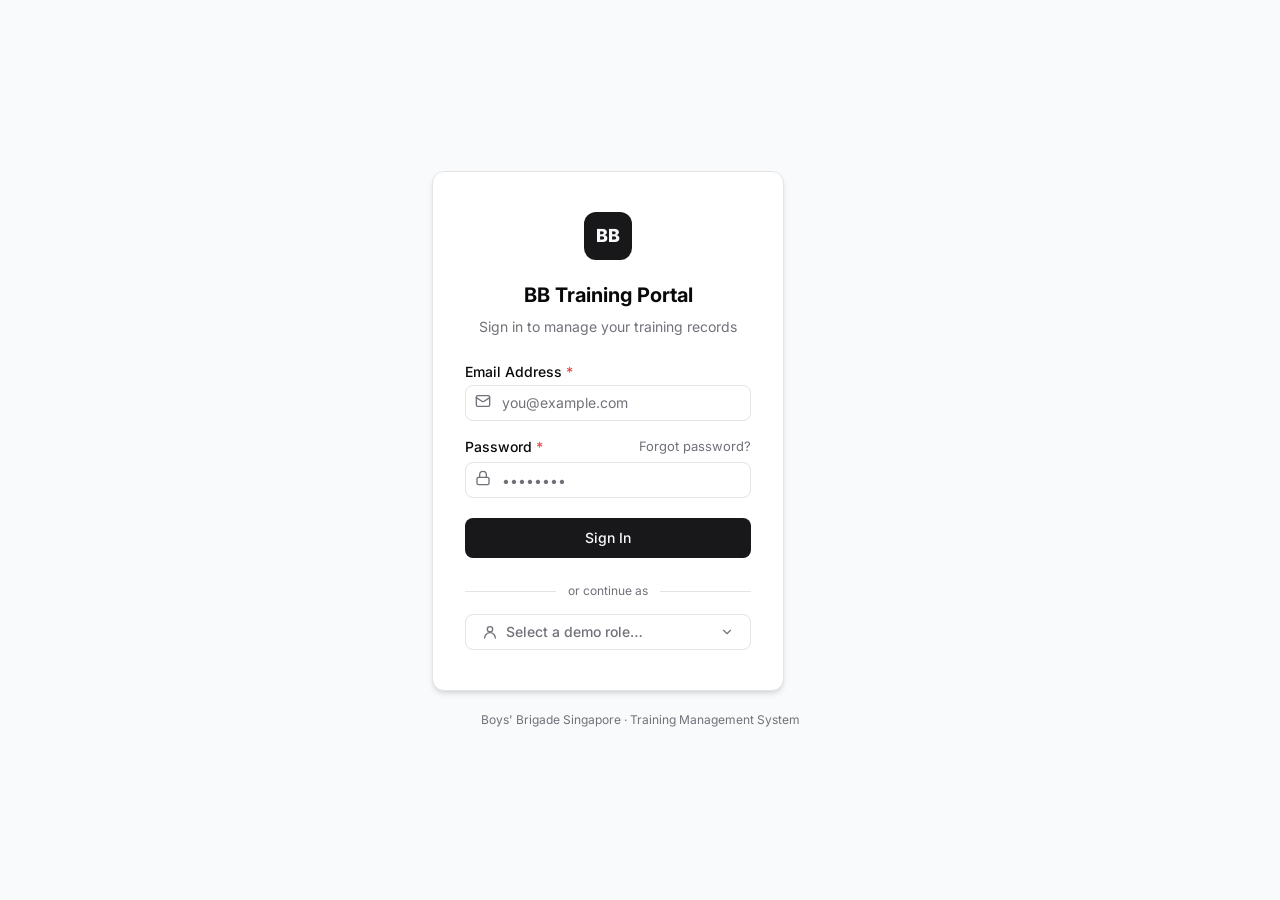
<file: index.html>
<!DOCTYPE html>
<html lang="en">
<head>
  <meta charset="UTF-8" />
  <meta name="viewport" content="width=device-width, initial-scale=1.0" />
  <title>Login — BB Training Portal</title>
  <link rel="preconnect" href="https://fonts.googleapis.com" />
  <link rel="preconnect" href="https://fonts.gstatic.com" crossorigin />
  <link href="https://fonts.googleapis.com/css2?family=Inter:wght@400;500;600;700;800&display=swap" rel="stylesheet" />
  <link rel="stylesheet" href="components/styles.css" />
</head>
<body>

<div class="login-page">
  <div style="width:100%;max-width:26rem;">

    <!-- Card -->
    <div class="login-card">
      <div class="login-logo">BB</div>
      <h1 class="login-title">BB Training Portal</h1>
      <p class="login-subtitle">Sign in to manage your training records</p>

      <form onsubmit="handleLogin(event)" style="display:flex;flex-direction:column;gap:1rem;">
        <div class="form-group">
          <label class="label label-required" for="email">Email Address</label>
          <div class="input-wrapper">
            <span class="input-icon-left">
              <svg viewBox="0 0 24 24" fill="none" stroke="currentColor" stroke-width="2" stroke-linecap="round" stroke-linejoin="round"><rect x="2" y="4" width="20" height="16" rx="2"/><path d="m22 7-8.97 5.7a1.94 1.94 0 0 1-2.06 0L2 7"/></svg>
            </span>
            <input id="email" class="input has-icon-left" type="email" placeholder="you@example.com" autocomplete="email" required />
          </div>
        </div>

        <div class="form-group">
          <div class="flex items-center justify-between">
            <label class="label label-required" for="password">Password</label>
            <a href="#" class="text-sm" style="color:var(--muted-fg);font-size:0.8125rem;">Forgot password?</a>
          </div>
          <div class="input-wrapper">
            <span class="input-icon-left">
              <svg viewBox="0 0 24 24" fill="none" stroke="currentColor" stroke-width="2" stroke-linecap="round" stroke-linejoin="round"><rect x="3" y="11" width="18" height="11" rx="2" ry="2"/><path d="M7 11V7a5 5 0 0 1 10 0v4"/></svg>
            </span>
            <input id="password" class="input has-icon-left" type="password" placeholder="••••••••" autocomplete="current-password" required />
          </div>
        </div>

        <button type="submit" class="btn btn-default w-full" style="height:2.5rem;margin-top:0.25rem;">
          Sign In
        </button>
      </form>

      <!-- Demo shortcuts -->
      <div style="margin-top:1.5rem;">
        <div style="display:flex;align-items:center;gap:0.75rem;font-size:0.75rem;color:var(--muted-fg);margin-bottom:0.875rem;">
          <div style="flex:1;height:1px;background:var(--border);"></div>
          or continue as
          <div style="flex:1;height:1px;background:var(--border);"></div>
        </div>
        <div style="position:relative;">
          <button class="btn btn-outline w-full" data-dropdown="demo-menu" style="justify-content:space-between;">
            <span style="display:flex;align-items:center;gap:0.5rem;">
              <svg viewBox="0 0 24 24" fill="none" stroke="currentColor" stroke-width="2" stroke-linecap="round" stroke-linejoin="round" style="width:1rem;height:1rem;"><circle cx="12" cy="8" r="4"/><path d="M20 21a8 8 0 1 0-16 0"/></svg>
              Select a demo role…
            </span>
            <svg viewBox="0 0 24 24" fill="none" stroke="currentColor" stroke-width="2" stroke-linecap="round" stroke-linejoin="round" style="width:0.875rem;height:0.875rem;color:var(--muted-fg);flex-shrink:0;"><path d="m6 9 6 6 6-6"/></svg>
          </button>
          <div class="dropdown-menu" id="demo-menu" style="width:100%;top:calc(100% + 0.25rem);">
            <div class="dropdown-label">Demo roles</div>
            <a href="pages/officer.html" class="dropdown-item">
              <div class="avatar avatar-sm" style="background:#dbeafe;color:#1d4ed8;width:1.5rem;height:1.5rem;font-size:0.6rem;flex-shrink:0;">TG</div>
              <div><div style="font-weight:500;">Officer</div><div style="font-size:0.75rem;color:var(--muted-fg);">Theodor Gunawan · LTA · Alpha Co.</div></div>
            </a>
            <a href="pages/captain.html" class="dropdown-item">
              <div class="avatar avatar-sm" style="background:#dcfce7;color:#166534;width:1.5rem;height:1.5rem;font-size:0.6rem;flex-shrink:0;">JS</div>
              <div><div style="font-weight:500;">Captain</div><div style="font-size:0.75rem;color:var(--muted-fg);">John Seet · Alpha Co.</div></div>
            </a>
            <a href="pages/chaplain.html" class="dropdown-item">
              <div class="avatar avatar-sm" style="background:#fef9c3;color:#713f12;width:1.5rem;height:1.5rem;font-size:0.6rem;flex-shrink:0;">JG</div>
              <div><div style="font-weight:500;">Chaplain</div><div style="font-size:0.75rem;color:var(--muted-fg);">Joseph Goh</div></div>
            </a>
            <a href="pages/comm.html" class="dropdown-item">
              <div class="avatar avatar-sm" style="background:#fef3c7;color:#b45309;width:1.5rem;height:1.5rem;font-size:0.6rem;flex-shrink:0;">WT</div>
              <div><div style="font-weight:500;">Training Comm</div><div style="font-size:0.75rem;color:var(--muted-fg);">Wendy Tio</div></div>
            </a>
          </div>
        </div>
      </div>
    </div>

    <p style="text-align:center;font-size:0.75rem;color:var(--muted-fg);margin-top:1.25rem;">
      Boys' Brigade Singapore · Training Management System
    </p>
  </div>
</div>

<script src="components/components.js"></script>
<script src="data/data.js"></script>
<script>
function handleLogin(e) {
  e.preventDefault();
  const email = document.getElementById('email').value.toLowerCase();
  if (email.includes('comm') || email.includes('admin') || email.includes('tio')) {
    window.location.href = 'pages/comm.html';
  } else if (email.includes('capt') || email.includes('captain')) {
    window.location.href = 'pages/captain.html';
  } else if (email.includes('chap') || email.includes('chaplain')) {
    window.location.href = 'pages/chaplain.html';
  } else {
    window.location.href = 'pages/officer.html';
  }
}
</script>
</body>
</html>
</file>
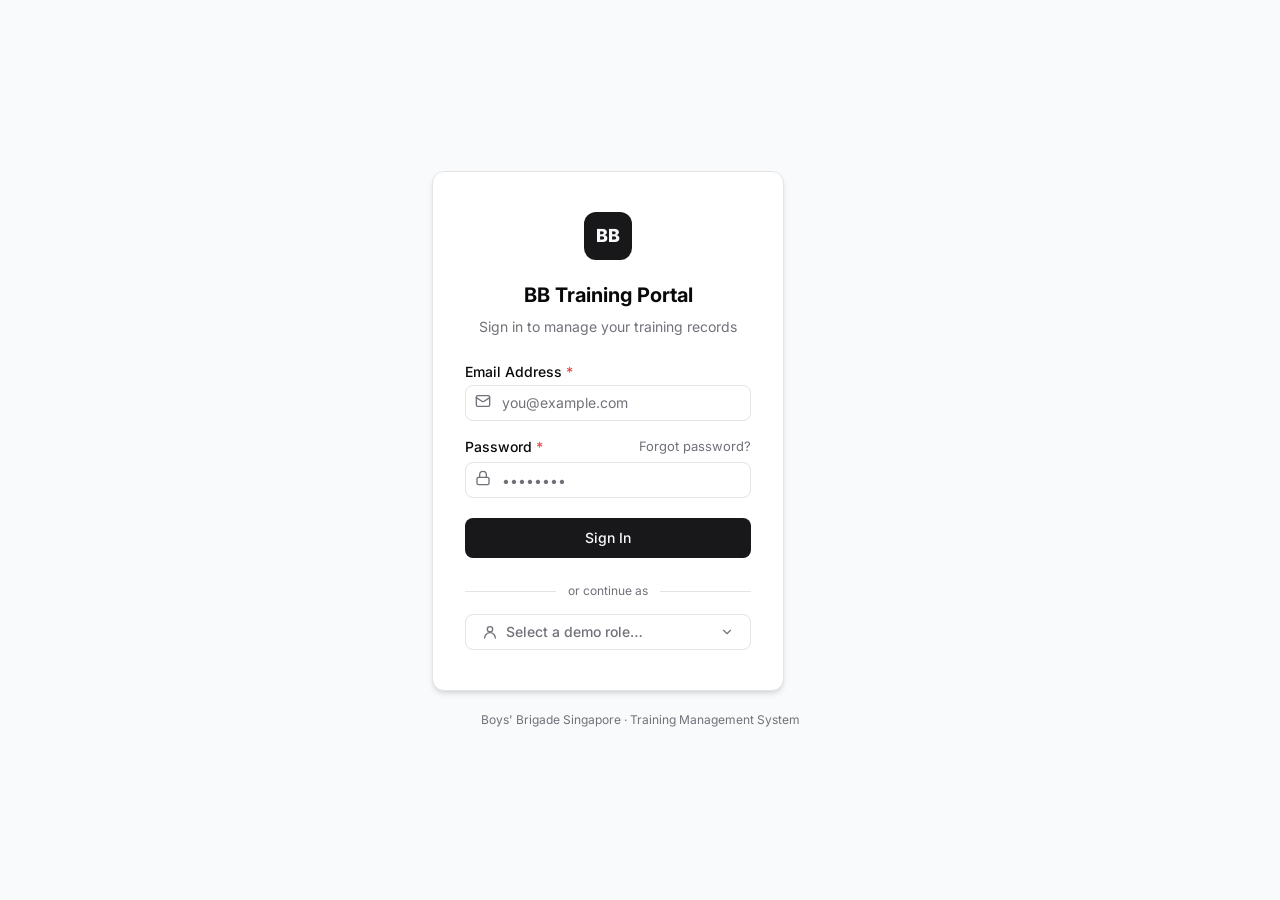
<file: pages/index.html>
<!DOCTYPE html>
<html lang="en">
<head>
  <meta charset="UTF-8" />
  <meta name="viewport" content="width=device-width, initial-scale=1.0" />
  <title>Login — BB Training Portal</title>
  <link rel="preconnect" href="https://fonts.googleapis.com" />
  <link rel="preconnect" href="https://fonts.gstatic.com" crossorigin />
  <link href="https://fonts.googleapis.com/css2?family=Inter:wght@400;500;600;700;800&display=swap" rel="stylesheet" />
  <link rel="stylesheet" href="../components/styles.css" />
</head>
<body>

<div class="login-page">
  <div style="width:100%;max-width:26rem;">

    <!-- Card -->
    <div class="login-card">
      <div class="login-logo">BB</div>
      <h1 class="login-title">BB Training Portal</h1>
      <p class="login-subtitle">Sign in to manage your training records</p>

      <form onsubmit="handleLogin(event)" style="display:flex;flex-direction:column;gap:1rem;">
        <div class="form-group">
          <label class="label label-required" for="email">Email Address</label>
          <div class="input-wrapper">
            <span class="input-icon-left">
              <svg viewBox="0 0 24 24" fill="none" stroke="currentColor" stroke-width="2" stroke-linecap="round" stroke-linejoin="round"><rect x="2" y="4" width="20" height="16" rx="2"/><path d="m22 7-8.97 5.7a1.94 1.94 0 0 1-2.06 0L2 7"/></svg>
            </span>
            <input id="email" class="input has-icon-left" type="email" placeholder="you@example.com" autocomplete="email" required />
          </div>
        </div>

        <div class="form-group">
          <div class="flex items-center justify-between">
            <label class="label label-required" for="password">Password</label>
            <a href="#" class="text-sm" style="color:var(--muted-fg);font-size:0.8125rem;">Forgot password?</a>
          </div>
          <div class="input-wrapper">
            <span class="input-icon-left">
              <svg viewBox="0 0 24 24" fill="none" stroke="currentColor" stroke-width="2" stroke-linecap="round" stroke-linejoin="round"><rect x="3" y="11" width="18" height="11" rx="2" ry="2"/><path d="M7 11V7a5 5 0 0 1 10 0v4"/></svg>
            </span>
            <input id="password" class="input has-icon-left" type="password" placeholder="••••••••" autocomplete="current-password" required />
          </div>
        </div>

        <button type="submit" class="btn btn-default w-full" style="height:2.5rem;margin-top:0.25rem;">
          Sign In
        </button>
      </form>

      <!-- Demo shortcuts -->
      <div style="margin-top:1.5rem;">
        <div style="display:flex;align-items:center;gap:0.75rem;font-size:0.75rem;color:var(--muted-fg);margin-bottom:0.875rem;">
          <div style="flex:1;height:1px;background:var(--border);"></div>
          or continue as
          <div style="flex:1;height:1px;background:var(--border);"></div>
        </div>
        <div style="position:relative;">
          <button class="btn btn-outline w-full" data-dropdown="demo-menu" style="justify-content:space-between;">
            <span style="display:flex;align-items:center;gap:0.5rem;">
              <svg viewBox="0 0 24 24" fill="none" stroke="currentColor" stroke-width="2" stroke-linecap="round" stroke-linejoin="round" style="width:1rem;height:1rem;"><circle cx="12" cy="8" r="4"/><path d="M20 21a8 8 0 1 0-16 0"/></svg>
              Select a demo role…
            </span>
            <svg viewBox="0 0 24 24" fill="none" stroke="currentColor" stroke-width="2" stroke-linecap="round" stroke-linejoin="round" style="width:0.875rem;height:0.875rem;color:var(--muted-fg);flex-shrink:0;"><path d="m6 9 6 6 6-6"/></svg>
          </button>
          <div class="dropdown-menu" id="demo-menu" style="width:100%;top:calc(100% + 0.25rem);">
            <div class="dropdown-label">Demo roles</div>
            <a href="officer.html" class="dropdown-item">
              <div class="avatar avatar-sm" style="background:#dbeafe;color:#1d4ed8;width:1.5rem;height:1.5rem;font-size:0.6rem;flex-shrink:0;">TG</div>
              <div><div style="font-weight:500;">Officer</div><div style="font-size:0.75rem;color:var(--muted-fg);">Theodor Gunawan · LTA · Alpha Co.</div></div>
            </a>
            <a href="captain.html" class="dropdown-item">
              <div class="avatar avatar-sm" style="background:#dcfce7;color:#166534;width:1.5rem;height:1.5rem;font-size:0.6rem;flex-shrink:0;">JS</div>
              <div><div style="font-weight:500;">Captain</div><div style="font-size:0.75rem;color:var(--muted-fg);">John Seet · Alpha Co.</div></div>
            </a>
            <a href="chaplain.html" class="dropdown-item">
              <div class="avatar avatar-sm" style="background:#fef9c3;color:#713f12;width:1.5rem;height:1.5rem;font-size:0.6rem;flex-shrink:0;">JG</div>
              <div><div style="font-weight:500;">Chaplain</div><div style="font-size:0.75rem;color:var(--muted-fg);">Joseph Goh</div></div>
            </a>
            <a href="comm.html" class="dropdown-item">
              <div class="avatar avatar-sm" style="background:#fef3c7;color:#b45309;width:1.5rem;height:1.5rem;font-size:0.6rem;flex-shrink:0;">WT</div>
              <div><div style="font-weight:500;">Training Comm</div><div style="font-size:0.75rem;color:var(--muted-fg);">Wendy Tio</div></div>
            </a>
          </div>
        </div>
      </div>
    </div>

    <p style="text-align:center;font-size:0.75rem;color:var(--muted-fg);margin-top:1.25rem;">
      Boys' Brigade Singapore · Training Management System
    </p>
  </div>
</div>

<script src="../components/components.js"></script>
<script src="../data/data.js"></script>
<script>
function handleLogin(e) {
  e.preventDefault();
  const email = document.getElementById('email').value.toLowerCase();
  if (email.includes('comm') || email.includes('admin') || email.includes('tio')) {
    window.location.href = 'comm.html';
  } else if (email.includes('capt') || email.includes('captain')) {
    window.location.href = 'captain.html';
  } else if (email.includes('chap') || email.includes('chaplain')) {
    window.location.href = 'chaplain.html';
  } else {
    window.location.href = 'officer.html';
  }
}
</script>
</body>
</html>
</file>
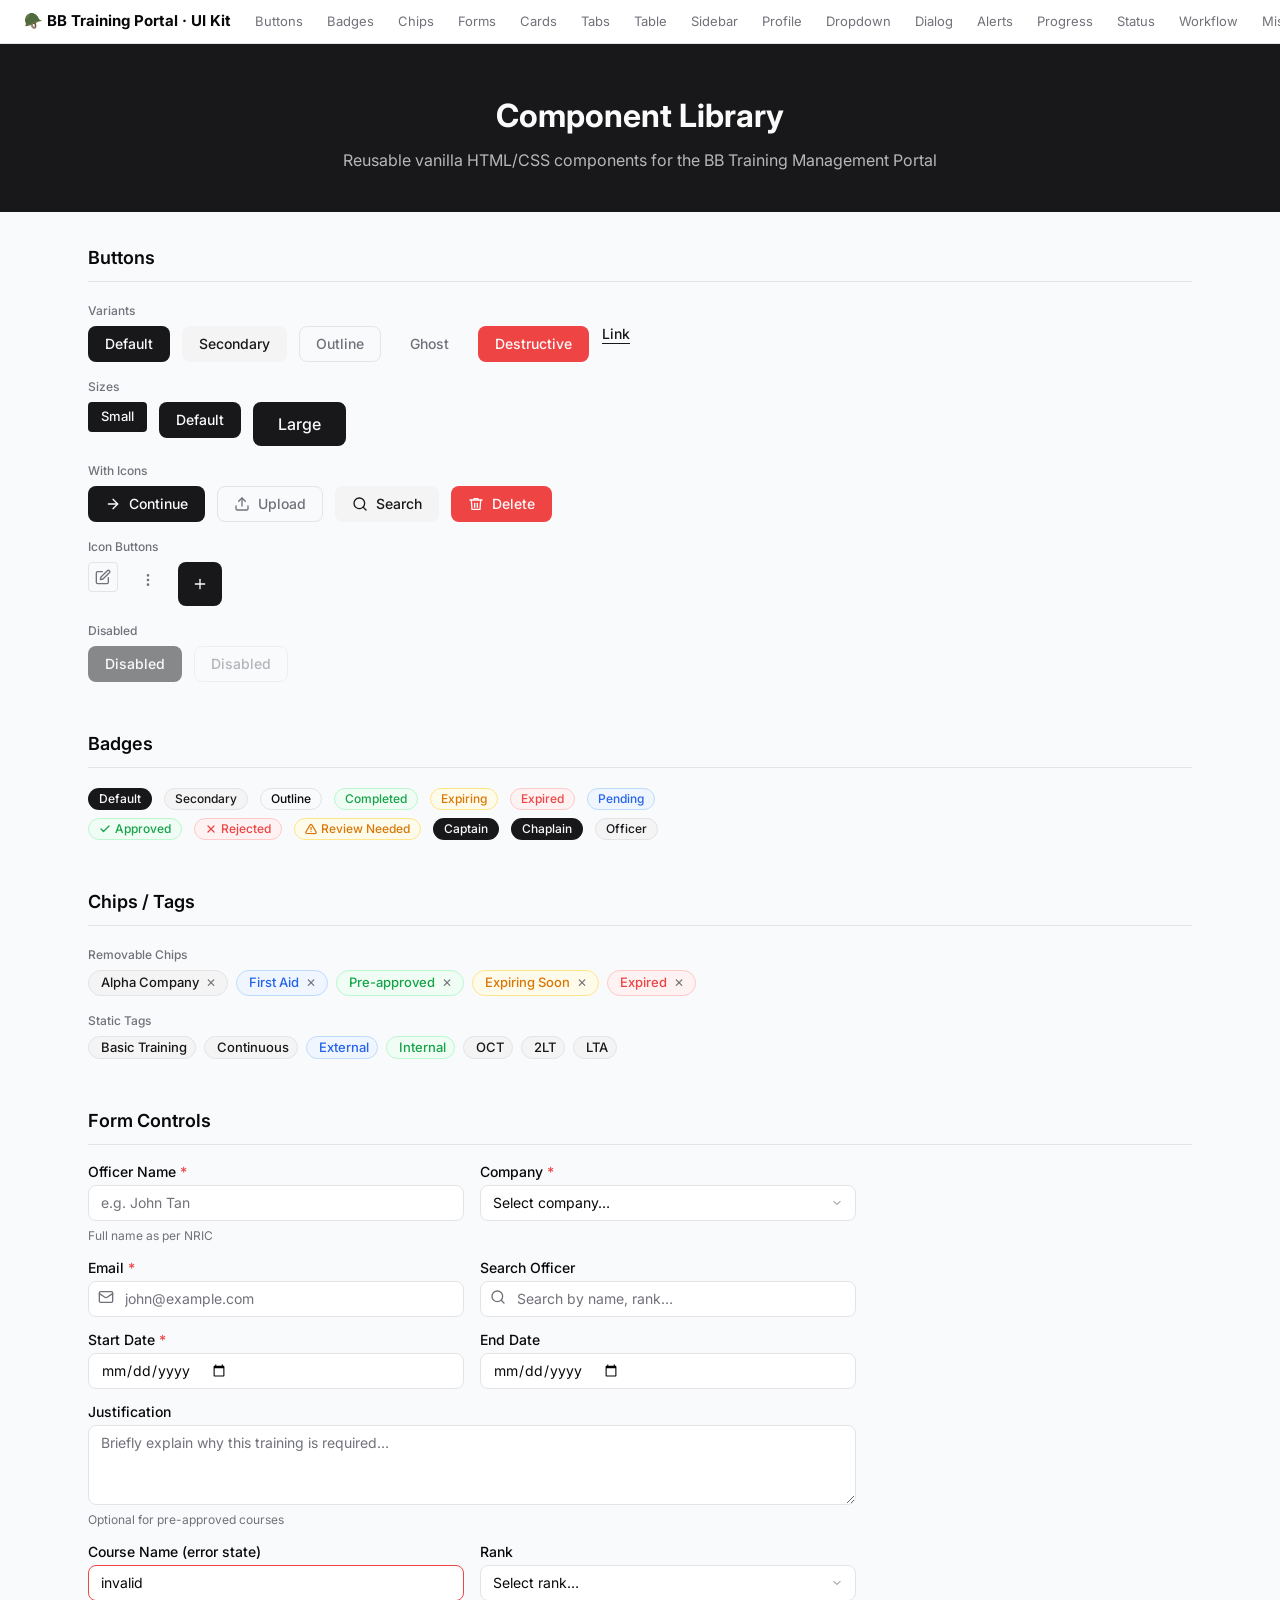
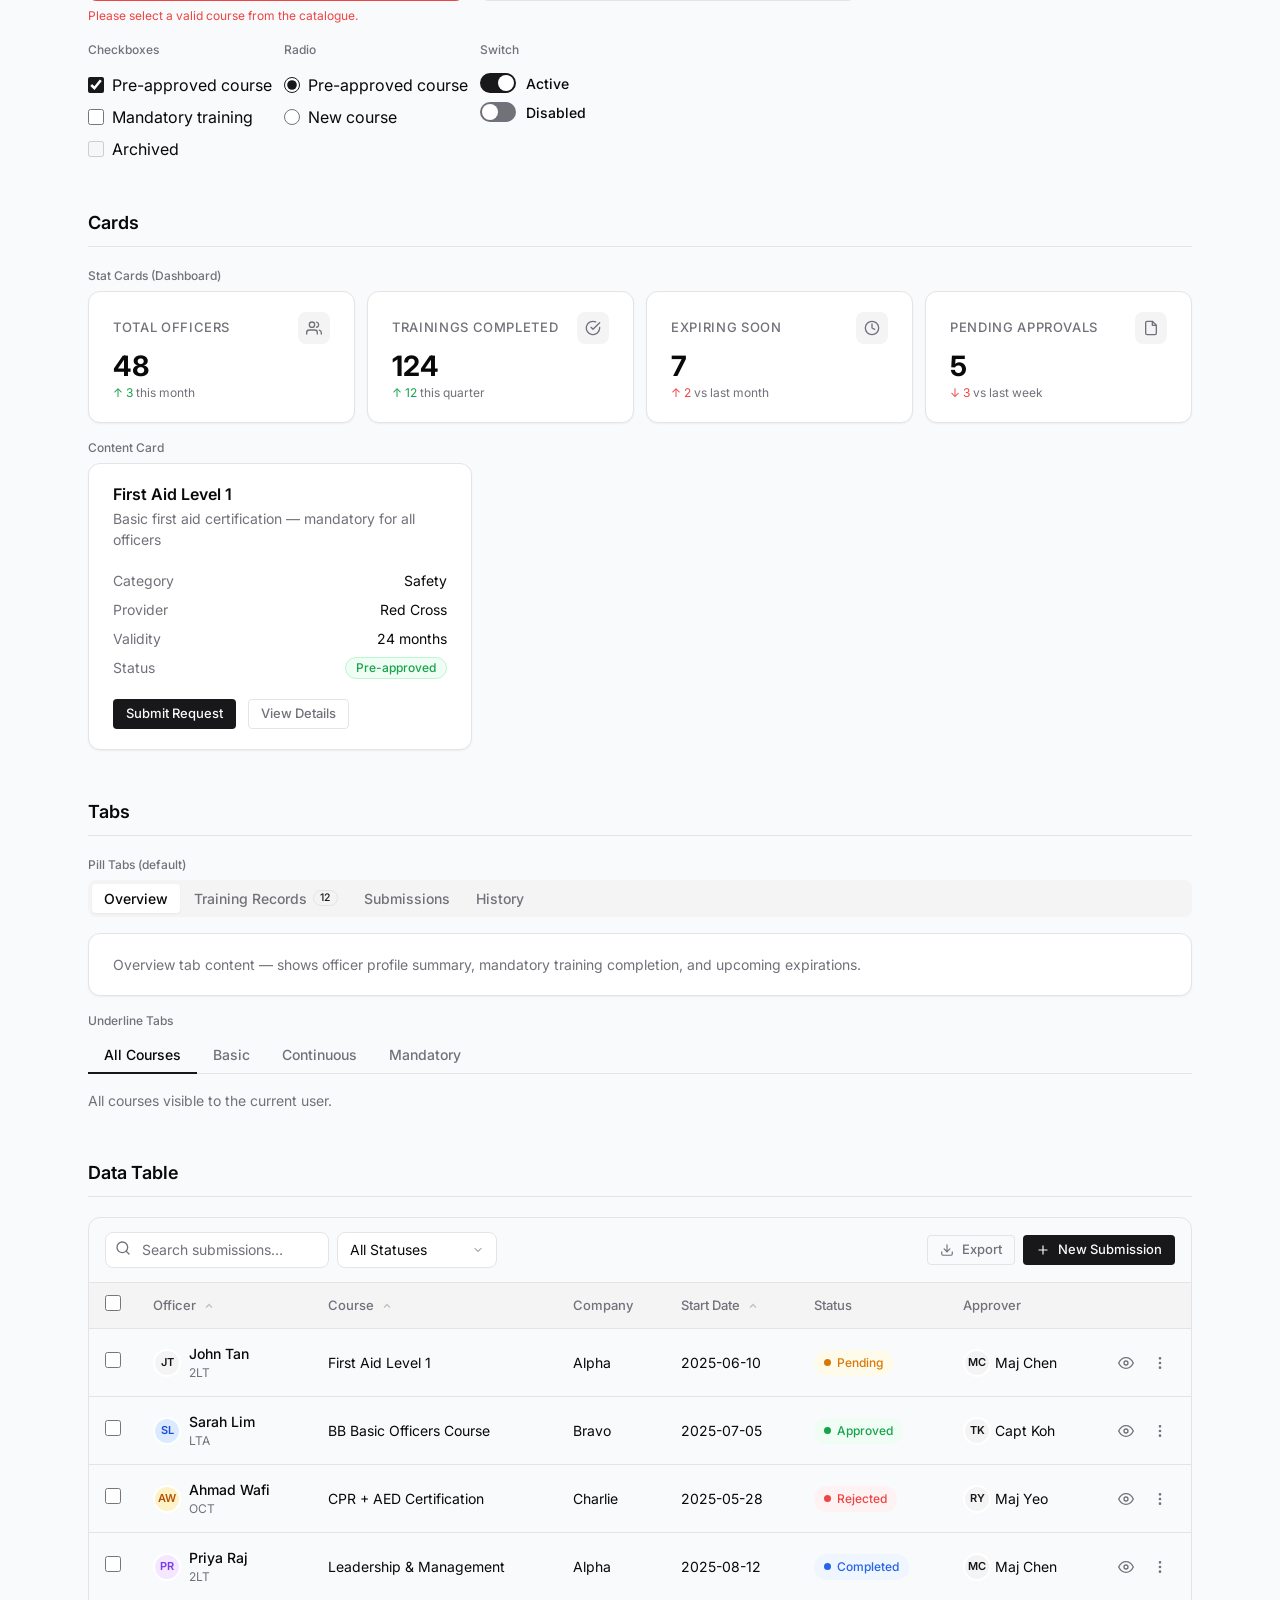
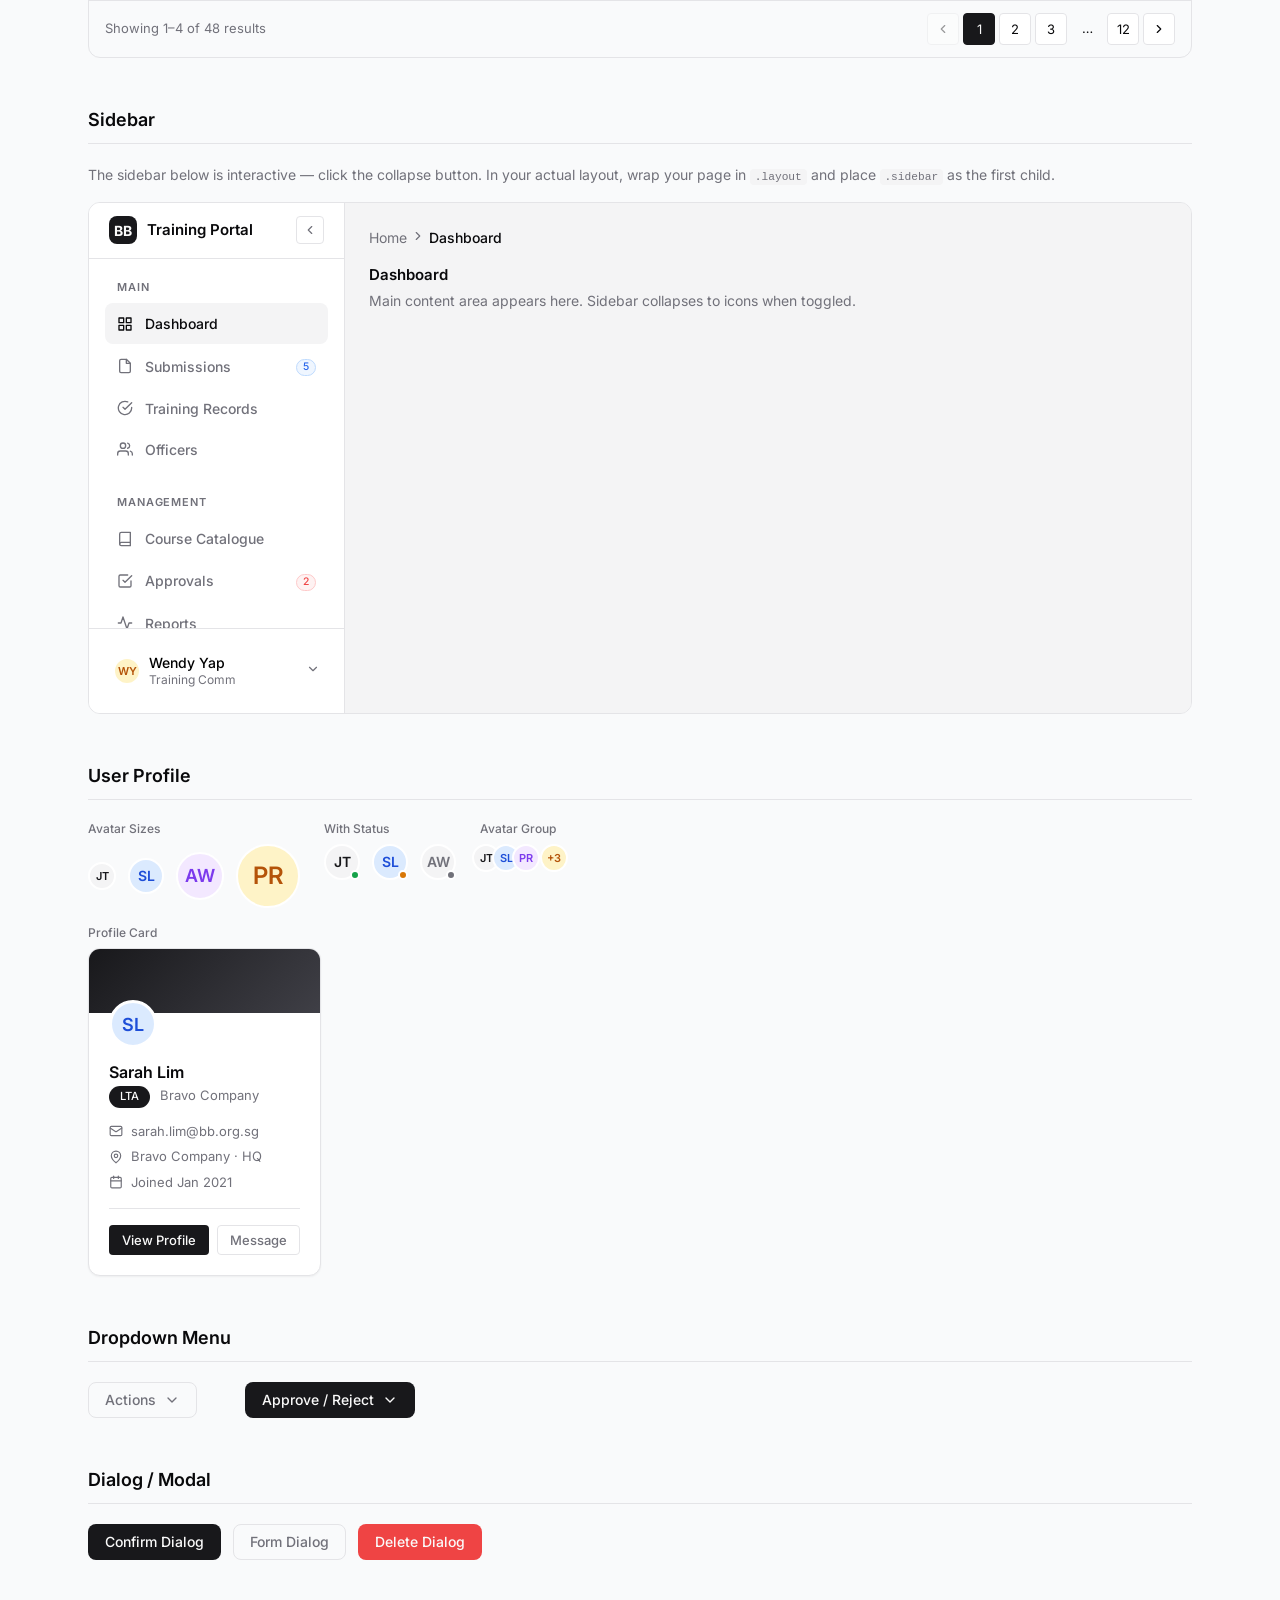
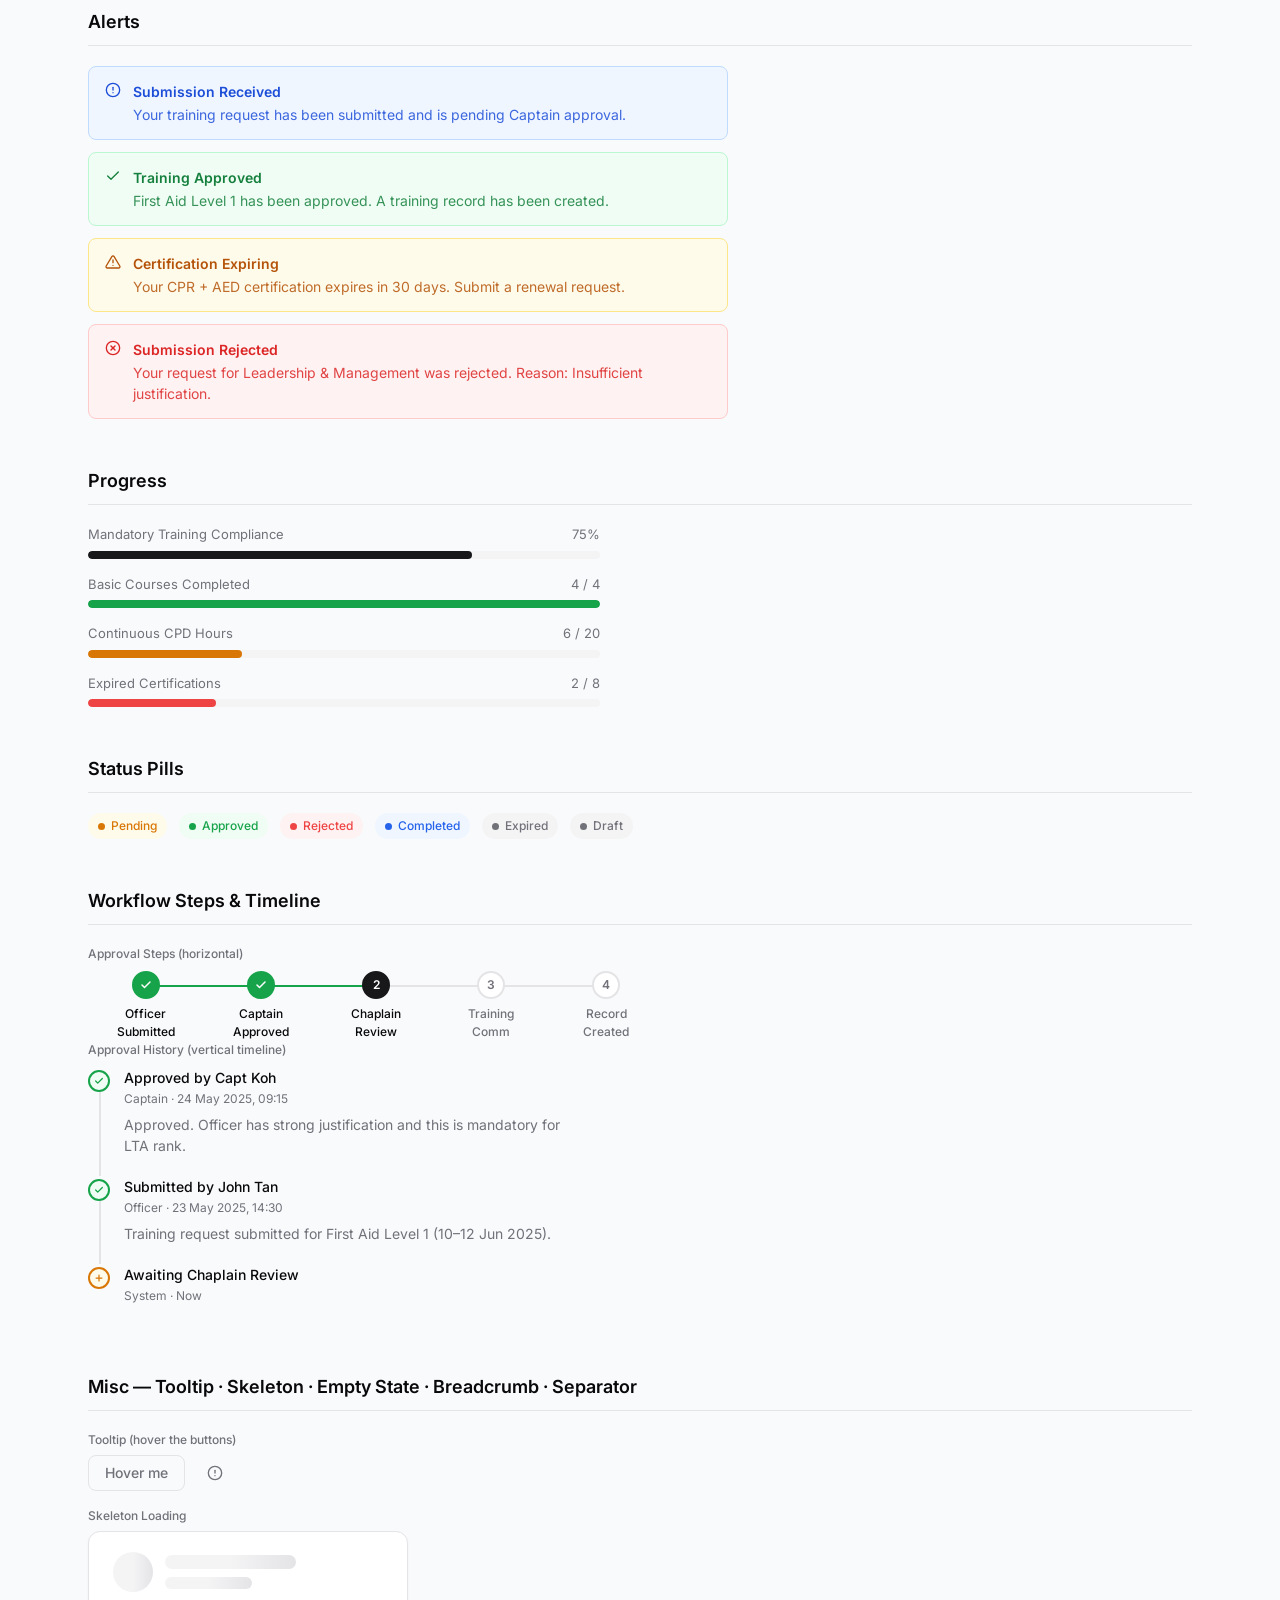
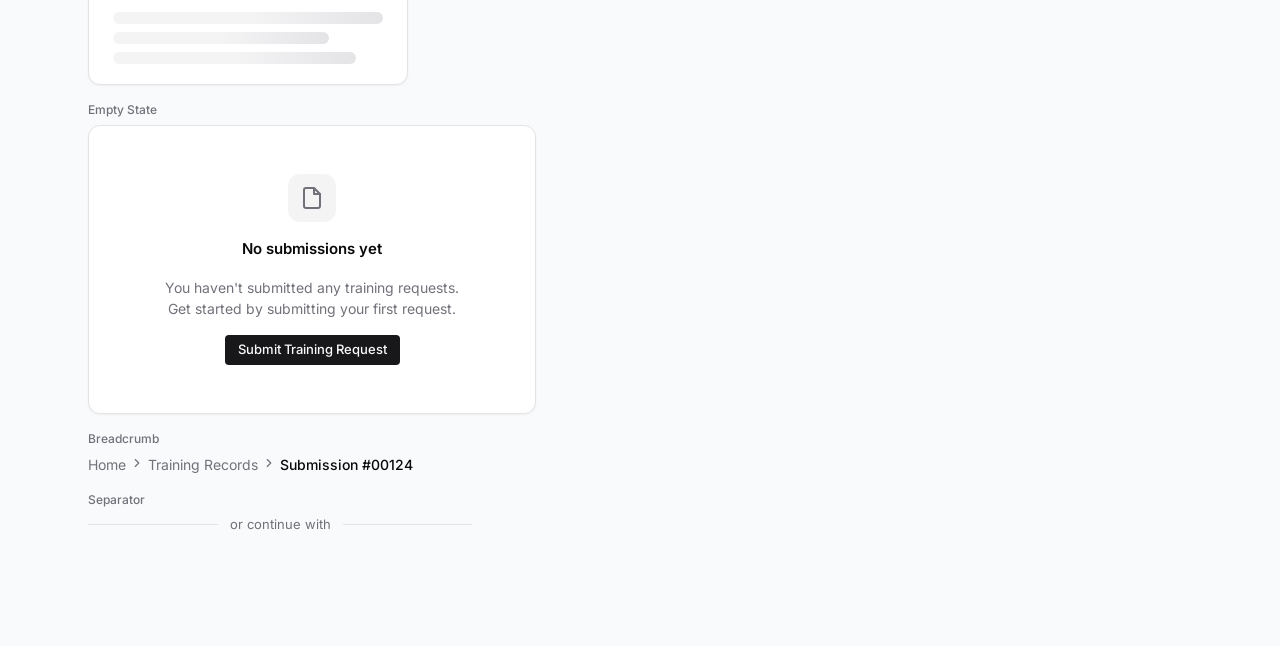
<file: components/showcase.html>
<!DOCTYPE html>
<html lang="en">
<head>
  <meta charset="UTF-8" />
  <meta name="viewport" content="width=device-width, initial-scale=1.0" />
  <title>BB Training Portal — Component Library</title>
  <link rel="preconnect" href="https://fonts.googleapis.com" />
  <link rel="preconnect" href="https://fonts.gstatic.com" crossorigin />
  <link href="https://fonts.googleapis.com/css2?family=Inter:wght@400;500;600;700&display=swap" rel="stylesheet" />
  <link rel="stylesheet" href="styles.css" />
  <style>
    body { background: #f9fafb; }
    .page-nav {
      position: sticky; top: 0; z-index: 40;
      background: rgba(255,255,255,0.9);
      backdrop-filter: blur(8px);
      border-bottom: 1px solid var(--border);
      padding: 0.625rem 1.5rem;
      display: flex; align-items: center; gap: 1.5rem;
      overflow-x: auto;
    }
    .page-nav-brand { font-weight: 700; font-size: 0.9375rem; white-space: nowrap; color: var(--fg); }
    .page-nav a {
      font-size: 0.8125rem; color: var(--muted-fg); white-space: nowrap;
      transition: color var(--transition);
    }
    .page-nav a:hover { color: var(--fg); }
    .main-header {
      background: var(--primary); color: var(--primary-fg);
      padding: 3rem 1.5rem 2.5rem;
      text-align: center;
    }
    .main-header h1 { font-size: 2rem; font-weight: 700; margin-bottom: 0.5rem; }
    .main-header p { font-size: 1rem; opacity: 0.7; }
    .section-grid { display: grid; gap: 1rem; }
  </style>
</head>
<body>

<!-- ── Top Nav ────────────────────────────────────────────────── -->
<nav class="page-nav">
  <span class="page-nav-brand">🪖 BB Training Portal · UI Kit</span>
  <a href="#buttons">Buttons</a>
  <a href="#badges">Badges</a>
  <a href="#chips">Chips</a>
  <a href="#forms">Forms</a>
  <a href="#cards">Cards</a>
  <a href="#tabs">Tabs</a>
  <a href="#table">Table</a>
  <a href="#sidebar">Sidebar</a>
  <a href="#profile">Profile</a>
  <a href="#dropdown">Dropdown</a>
  <a href="#dialog">Dialog</a>
  <a href="#alerts">Alerts</a>
  <a href="#progress">Progress</a>
  <a href="#status">Status</a>
  <a href="#workflow">Workflow</a>
  <a href="#misc">Misc</a>
</nav>

<header class="main-header">
  <h1>Component Library</h1>
  <p>Reusable vanilla HTML/CSS components for the BB Training Management Portal</p>
</header>

<main class="showcase">

  <!-- ════════════════════════════════════════════════════════════
       1. BUTTONS
  ══════════════════════════════════════════════════════════════ -->
  <section class="showcase-section" id="buttons">
    <h2 class="showcase-title">Buttons</h2>

    <div class="showcase-item mb-4">
      <p class="showcase-label">Variants</p>
      <div class="showcase-row">
        <button class="btn btn-default">Default</button>
        <button class="btn btn-secondary">Secondary</button>
        <button class="btn btn-outline">Outline</button>
        <button class="btn btn-ghost">Ghost</button>
        <button class="btn btn-destructive">Destructive</button>
        <button class="btn btn-link">Link</button>
      </div>
    </div>

    <div class="showcase-item mb-4">
      <p class="showcase-label">Sizes</p>
      <div class="showcase-row items-center">
        <button class="btn btn-default btn-sm">Small</button>
        <button class="btn btn-default">Default</button>
        <button class="btn btn-default btn-lg">Large</button>
      </div>
    </div>

    <div class="showcase-item mb-4">
      <p class="showcase-label">With Icons</p>
      <div class="showcase-row">
        <button class="btn btn-default">
          <svg viewBox="0 0 24 24" fill="none" stroke="currentColor" stroke-width="2" stroke-linecap="round" stroke-linejoin="round"><path d="M5 12h14"/><path d="m12 5 7 7-7 7"/></svg>
          Continue
        </button>
        <button class="btn btn-outline">
          <svg viewBox="0 0 24 24" fill="none" stroke="currentColor" stroke-width="2" stroke-linecap="round" stroke-linejoin="round"><path d="M21 15v4a2 2 0 0 1-2 2H5a2 2 0 0 1-2-2v-4"/><polyline points="17 8 12 3 7 8"/><line x1="12" y1="3" x2="12" y2="15"/></svg>
          Upload
        </button>
        <button class="btn btn-secondary">
          <svg viewBox="0 0 24 24" fill="none" stroke="currentColor" stroke-width="2" stroke-linecap="round" stroke-linejoin="round"><circle cx="11" cy="11" r="8"/><path d="m21 21-4.35-4.35"/></svg>
          Search
        </button>
        <button class="btn btn-destructive">
          <svg viewBox="0 0 24 24" fill="none" stroke="currentColor" stroke-width="2" stroke-linecap="round" stroke-linejoin="round"><polyline points="3 6 5 6 21 6"/><path d="M19 6l-1 14H6L5 6"/><path d="M10 11v6"/><path d="M14 11v6"/><path d="M9 6V4h6v2"/></svg>
          Delete
        </button>
      </div>
    </div>

    <div class="showcase-item mb-4">
      <p class="showcase-label">Icon Buttons</p>
      <div class="showcase-row items-center">
        <button class="btn btn-outline btn-icon btn-sm" title="Edit">
          <svg viewBox="0 0 24 24" fill="none" stroke="currentColor" stroke-width="2" stroke-linecap="round" stroke-linejoin="round"><path d="M11 4H4a2 2 0 0 0-2 2v14a2 2 0 0 0 2 2h14a2 2 0 0 0 2-2v-7"/><path d="M18.5 2.5a2.121 2.121 0 0 1 3 3L12 15l-4 1 1-4 9.5-9.5z"/></svg>
        </button>
        <button class="btn btn-ghost btn-icon" title="More options">
          <svg viewBox="0 0 24 24" fill="none" stroke="currentColor" stroke-width="2" stroke-linecap="round" stroke-linejoin="round"><circle cx="12" cy="5" r="1"/><circle cx="12" cy="12" r="1"/><circle cx="12" cy="19" r="1"/></svg>
        </button>
        <button class="btn btn-default btn-icon btn-lg" title="Add">
          <svg viewBox="0 0 24 24" fill="none" stroke="currentColor" stroke-width="2" stroke-linecap="round" stroke-linejoin="round"><line x1="12" y1="5" x2="12" y2="19"/><line x1="5" y1="12" x2="19" y2="12"/></svg>
        </button>
      </div>
    </div>

    <div class="showcase-item">
      <p class="showcase-label">Disabled</p>
      <div class="showcase-row">
        <button class="btn btn-default" disabled>Disabled</button>
        <button class="btn btn-outline" disabled>Disabled</button>
      </div>
    </div>
  </section>

  <!-- ════════════════════════════════════════════════════════════
       2. BADGES
  ══════════════════════════════════════════════════════════════ -->
  <section class="showcase-section" id="badges">
    <h2 class="showcase-title">Badges</h2>
    <div class="showcase-row">
      <span class="badge badge-default">Default</span>
      <span class="badge badge-secondary">Secondary</span>
      <span class="badge badge-outline">Outline</span>
      <span class="badge badge-success">Completed</span>
      <span class="badge badge-warning">Expiring</span>
      <span class="badge badge-destructive">Expired</span>
      <span class="badge badge-info">Pending</span>
    </div>
    <div class="showcase-row mt-2">
      <span class="badge badge-success">
        <svg viewBox="0 0 24 24" fill="none" stroke="currentColor" stroke-width="2.5" stroke-linecap="round" stroke-linejoin="round"><polyline points="20 6 9 17 4 12"/></svg>
        Approved
      </span>
      <span class="badge badge-destructive">
        <svg viewBox="0 0 24 24" fill="none" stroke="currentColor" stroke-width="2.5" stroke-linecap="round" stroke-linejoin="round"><line x1="18" y1="6" x2="6" y2="18"/><line x1="6" y1="6" x2="18" y2="18"/></svg>
        Rejected
      </span>
      <span class="badge badge-warning">
        <svg viewBox="0 0 24 24" fill="none" stroke="currentColor" stroke-width="2.5" stroke-linecap="round" stroke-linejoin="round"><path d="M10.29 3.86L1.82 18a2 2 0 0 0 1.71 3h16.94a2 2 0 0 0 1.71-3L13.71 3.86a2 2 0 0 0-3.42 0z"/><line x1="12" y1="9" x2="12" y2="13"/><line x1="12" y1="17" x2="12.01" y2="17"/></svg>
        Review Needed
      </span>
      <span class="badge badge-default">Captain</span>
      <span class="badge badge-default">Chaplain</span>
      <span class="badge badge-secondary">Officer</span>
    </div>
  </section>

  <!-- ════════════════════════════════════════════════════════════
       3. CHIPS / TAGS
  ══════════════════════════════════════════════════════════════ -->
  <section class="showcase-section" id="chips">
    <h2 class="showcase-title">Chips / Tags</h2>

    <div class="showcase-item mb-4">
      <p class="showcase-label">Removable Chips</p>
      <div class="chip-list">
        <span class="chip">
          Alpha Company
          <button class="chip-close" aria-label="Remove">✕</button>
        </span>
        <span class="chip chip-primary">
          First Aid
          <button class="chip-close" aria-label="Remove">✕</button>
        </span>
        <span class="chip chip-success">
          Pre-approved
          <button class="chip-close" aria-label="Remove">✕</button>
        </span>
        <span class="chip chip-warning">
          Expiring Soon
          <button class="chip-close" aria-label="Remove">✕</button>
        </span>
        <span class="chip chip-destructive">
          Expired
          <button class="chip-close" aria-label="Remove">✕</button>
        </span>
      </div>
    </div>

    <div class="showcase-item">
      <p class="showcase-label">Static Tags</p>
      <div class="chip-list">
        <span class="chip">Basic Training</span>
        <span class="chip">Continuous</span>
        <span class="chip chip-primary">External</span>
        <span class="chip chip-success">Internal</span>
        <span class="chip">OCT</span>
        <span class="chip">2LT</span>
        <span class="chip">LTA</span>
      </div>
    </div>
  </section>

  <!-- ════════════════════════════════════════════════════════════
       4. FORM CONTROLS
  ══════════════════════════════════════════════════════════════ -->
  <section class="showcase-section" id="forms">
    <h2 class="showcase-title">Form Controls</h2>

    <div class="grid grid-2 gap-4" style="max-width: 48rem;">
      <div class="form-group">
        <label class="label label-required">Officer Name</label>
        <input class="input" type="text" placeholder="e.g. John Tan" />
        <span class="helper-text">Full name as per NRIC</span>
      </div>

      <div class="form-group">
        <label class="label label-required">Company</label>
        <select class="input">
          <option value="">Select company…</option>
          <option>Alpha Company</option>
          <option>Bravo Company</option>
          <option>Charlie Company</option>
        </select>
      </div>

      <div class="form-group">
        <label class="label label-required">Email</label>
        <div class="input-wrapper">
          <span class="input-icon-left">
            <svg viewBox="0 0 24 24" fill="none" stroke="currentColor" stroke-width="2" stroke-linecap="round" stroke-linejoin="round"><rect x="2" y="4" width="20" height="16" rx="2"/><path d="m22 7-8.97 5.7a1.94 1.94 0 0 1-2.06 0L2 7"/></svg>
          </span>
          <input class="input has-icon-left" type="email" placeholder="john@example.com" />
        </div>
      </div>

      <div class="form-group">
        <label class="label">Search Officer</label>
        <div class="input-wrapper">
          <span class="input-icon-left">
            <svg viewBox="0 0 24 24" fill="none" stroke="currentColor" stroke-width="2" stroke-linecap="round" stroke-linejoin="round"><circle cx="11" cy="11" r="8"/><path d="m21 21-4.35-4.35"/></svg>
          </span>
          <input class="input has-icon-left" type="search" placeholder="Search by name, rank…" />
        </div>
      </div>

      <div class="form-group">
        <label class="label label-required">Start Date</label>
        <input class="input" type="date" />
      </div>

      <div class="form-group">
        <label class="label">End Date</label>
        <input class="input" type="date" />
      </div>

      <div class="form-group" style="grid-column: 1 / -1;">
        <label class="label">Justification</label>
        <textarea class="input" rows="3" placeholder="Briefly explain why this training is required…"></textarea>
        <span class="helper-text">Optional for pre-approved courses</span>
      </div>

      <div class="form-group">
        <label class="label input-error-label">Course Name (error state)</label>
        <input class="input input-error" type="text" value="invalid" />
        <span class="error-text">Please select a valid course from the catalogue.</span>
      </div>

      <div class="form-group">
        <label class="label">Rank</label>
        <select class="input">
          <option value="">Select rank…</option>
          <option>OCT</option>
          <option>2LT</option>
          <option>LTA</option>
        </select>
      </div>
    </div>

    <!-- Checkbox & Radio -->
    <div class="showcase-row mt-4 gap-4">
      <div class="flex-col gap-2">
        <p class="showcase-label">Checkboxes</p>
        <label class="checkbox-group">
          <input type="checkbox" class="checkbox" checked /> Pre-approved course
        </label>
        <label class="checkbox-group">
          <input type="checkbox" class="checkbox" /> Mandatory training
        </label>
        <label class="checkbox-group">
          <input type="checkbox" class="checkbox" disabled /> Archived
        </label>
      </div>

      <div class="flex-col gap-2">
        <p class="showcase-label">Radio</p>
        <label class="radio-group">
          <input type="radio" name="sub-type" class="radio" checked /> Pre-approved course
        </label>
        <label class="radio-group">
          <input type="radio" name="sub-type" class="radio" /> New course
        </label>
      </div>

      <div class="flex-col gap-2">
        <p class="showcase-label">Switch</p>
        <label class="switch-wrapper">
          <input type="checkbox" class="switch-input" checked
                 data-label-on="Active" data-label-off="Inactive" />
          <div class="switch-track"><div class="switch-thumb"></div></div>
          <span class="switch-label">Active</span>
        </label>
        <label class="switch-wrapper">
          <input type="checkbox" class="switch-input"
                 data-label-on="Enabled" data-label-off="Disabled" />
          <div class="switch-track"><div class="switch-thumb"></div></div>
          <span class="switch-label">Disabled</span>
        </label>
      </div>
    </div>
  </section>

  <!-- ════════════════════════════════════════════════════════════
       5. CARDS
  ══════════════════════════════════════════════════════════════ -->
  <section class="showcase-section" id="cards">
    <h2 class="showcase-title">Cards</h2>

    <!-- Stat Cards -->
    <div class="showcase-item mb-4">
      <p class="showcase-label">Stat Cards (Dashboard)</p>
      <div class="grid grid-4 gap-3">
        <div class="stat-card">
          <div class="stat-card-header">
            <span class="stat-card-label">Total Officers</span>
            <div class="stat-card-icon">
              <svg viewBox="0 0 24 24" fill="none" stroke="currentColor" stroke-width="2" stroke-linecap="round" stroke-linejoin="round"><path d="M17 21v-2a4 4 0 0 0-4-4H5a4 4 0 0 0-4 4v2"/><circle cx="9" cy="7" r="4"/><path d="M23 21v-2a4 4 0 0 0-3-3.87"/><path d="M16 3.13a4 4 0 0 1 0 7.75"/></svg>
            </div>
          </div>
          <div class="stat-card-value">48</div>
          <div class="stat-card-trend"><span class="up">↑ 3</span> this month</div>
        </div>

        <div class="stat-card">
          <div class="stat-card-header">
            <span class="stat-card-label">Trainings Completed</span>
            <div class="stat-card-icon">
              <svg viewBox="0 0 24 24" fill="none" stroke="currentColor" stroke-width="2" stroke-linecap="round" stroke-linejoin="round"><path d="M22 11.08V12a10 10 0 1 1-5.93-9.14"/><polyline points="22 4 12 14.01 9 11.01"/></svg>
            </div>
          </div>
          <div class="stat-card-value">124</div>
          <div class="stat-card-trend"><span class="up">↑ 12</span> this quarter</div>
        </div>

        <div class="stat-card">
          <div class="stat-card-header">
            <span class="stat-card-label">Expiring Soon</span>
            <div class="stat-card-icon">
              <svg viewBox="0 0 24 24" fill="none" stroke="currentColor" stroke-width="2" stroke-linecap="round" stroke-linejoin="round"><circle cx="12" cy="12" r="10"/><polyline points="12 6 12 12 16 14"/></svg>
            </div>
          </div>
          <div class="stat-card-value">7</div>
          <div class="stat-card-trend"><span class="down">↑ 2</span> vs last month</div>
        </div>

        <div class="stat-card">
          <div class="stat-card-header">
            <span class="stat-card-label">Pending Approvals</span>
            <div class="stat-card-icon">
              <svg viewBox="0 0 24 24" fill="none" stroke="currentColor" stroke-width="2" stroke-linecap="round" stroke-linejoin="round"><path d="M14 2H6a2 2 0 0 0-2 2v16a2 2 0 0 0 2 2h12a2 2 0 0 0 2-2V8z"/><polyline points="14 2 14 8 20 8"/></svg>
            </div>
          </div>
          <div class="stat-card-value">5</div>
          <div class="stat-card-trend"><span class="down">↓ 3</span> vs last week</div>
        </div>
      </div>
    </div>

    <!-- Content Card -->
    <div class="showcase-item mb-4">
      <p class="showcase-label">Content Card</p>
      <div class="card" style="max-width: 24rem;">
        <div class="card-header">
          <h3 class="card-title">First Aid Level 1</h3>
          <p class="card-description">Basic first aid certification — mandatory for all officers</p>
        </div>
        <div class="card-content">
          <div class="flex-col gap-2">
            <div class="flex items-center justify-between text-sm">
              <span class="text-muted">Category</span>
              <span>Safety</span>
            </div>
            <div class="flex items-center justify-between text-sm">
              <span class="text-muted">Provider</span>
              <span>Red Cross</span>
            </div>
            <div class="flex items-center justify-between text-sm">
              <span class="text-muted">Validity</span>
              <span>24 months</span>
            </div>
            <div class="flex items-center justify-between text-sm">
              <span class="text-muted">Status</span>
              <span class="badge badge-success">Pre-approved</span>
            </div>
          </div>
        </div>
        <div class="card-footer">
          <button class="btn btn-default btn-sm">Submit Request</button>
          <button class="btn btn-outline btn-sm">View Details</button>
        </div>
      </div>
    </div>
  </section>

  <!-- ════════════════════════════════════════════════════════════
       6. TABS
  ══════════════════════════════════════════════════════════════ -->
  <section class="showcase-section" id="tabs">
    <h2 class="showcase-title">Tabs</h2>

    <div class="showcase-item mb-4">
      <p class="showcase-label">Pill Tabs (default)</p>
      <div class="tabs">
        <div class="tabs-list">
          <button class="tab-trigger active" data-tab="overview">Overview</button>
          <button class="tab-trigger" data-tab="records">
            Training Records
            <span class="badge badge-secondary" style="font-size:0.65rem;padding:0.1rem 0.4rem;">12</span>
          </button>
          <button class="tab-trigger" data-tab="submissions">Submissions</button>
          <button class="tab-trigger" data-tab="history">History</button>
        </div>
        <div class="tab-content active" data-tab="overview">
          <div class="card">
            <div class="card-content">
              <p class="text-sm text-muted">Overview tab content — shows officer profile summary, mandatory training completion, and upcoming expirations.</p>
            </div>
          </div>
        </div>
        <div class="tab-content" data-tab="records">
          <div class="card">
            <div class="card-content">
              <p class="text-sm text-muted">Training Records tab — shows all completed and pending training records for this officer.</p>
            </div>
          </div>
        </div>
        <div class="tab-content" data-tab="submissions">
          <div class="card">
            <div class="card-content">
              <p class="text-sm text-muted">Submissions tab — in-progress training requests awaiting approval.</p>
            </div>
          </div>
        </div>
        <div class="tab-content" data-tab="history">
          <div class="card">
            <div class="card-content">
              <p class="text-sm text-muted">History tab — full audit trail of approvals, rejections, and amendments.</p>
            </div>
          </div>
        </div>
      </div>
    </div>

    <div class="showcase-item">
      <p class="showcase-label">Underline Tabs</p>
      <div class="tabs tabs-underline">
        <div class="tabs-list">
          <button class="tab-trigger active" data-tab="all">All Courses</button>
          <button class="tab-trigger" data-tab="basic">Basic</button>
          <button class="tab-trigger" data-tab="continuous">Continuous</button>
          <button class="tab-trigger" data-tab="mandatory">Mandatory</button>
        </div>
        <div class="tab-content active" data-tab="all">
          <p class="text-sm text-muted">All courses visible to the current user.</p>
        </div>
        <div class="tab-content" data-tab="basic">
          <p class="text-sm text-muted">Basic/foundation courses required for new officers.</p>
        </div>
        <div class="tab-content" data-tab="continuous">
          <p class="text-sm text-muted">Continuous professional development courses.</p>
        </div>
        <div class="tab-content" data-tab="mandatory">
          <p class="text-sm text-muted">Rank-specific mandatory training requirements.</p>
        </div>
      </div>
    </div>
  </section>

  <!-- ════════════════════════════════════════════════════════════
       7. DATA TABLE
  ══════════════════════════════════════════════════════════════ -->
  <section class="showcase-section" id="table">
    <h2 class="showcase-title">Data Table</h2>

    <div class="table-wrapper">
      <!-- Toolbar -->
      <div class="table-toolbar">
        <div class="table-toolbar-left">
          <div class="input-wrapper">
            <span class="input-icon-left">
              <svg viewBox="0 0 24 24" fill="none" stroke="currentColor" stroke-width="2" stroke-linecap="round" stroke-linejoin="round"><circle cx="11" cy="11" r="8"/><path d="m21 21-4.35-4.35"/></svg>
            </span>
            <input class="input has-icon-left" style="width:14rem;" type="search" placeholder="Search submissions…" />
          </div>
          <select class="input" style="width:10rem;">
            <option value="">All Statuses</option>
            <option>Pending</option>
            <option>Approved</option>
            <option>Rejected</option>
          </select>
        </div>
        <div class="table-toolbar-right">
          <span class="selected-count text-sm text-muted"></span>
          <button class="btn btn-outline btn-sm">
            <svg viewBox="0 0 24 24" fill="none" stroke="currentColor" stroke-width="2" stroke-linecap="round" stroke-linejoin="round" style="width:.875rem;height:.875rem;"><path d="M21 15v4a2 2 0 0 1-2 2H5a2 2 0 0 1-2-2v-4"/><polyline points="7 10 12 15 17 10"/><line x1="12" y1="15" x2="12" y2="3"/></svg>
            Export
          </button>
          <button class="btn btn-default btn-sm">
            <svg viewBox="0 0 24 24" fill="none" stroke="currentColor" stroke-width="2" stroke-linecap="round" stroke-linejoin="round" style="width:.875rem;height:.875rem;"><line x1="12" y1="5" x2="12" y2="19"/><line x1="5" y1="12" x2="19" y2="12"/></svg>
            New Submission
          </button>
        </div>
      </div>

      <!-- Table -->
      <div class="table-scroll">
        <table class="table">
          <thead>
            <tr>
              <th style="width:2.5rem;"><input type="checkbox" class="table-checkbox select-all" /></th>
              <th class="sortable">
                Officer
                <span class="sort-icon">
                  <svg viewBox="0 0 24 24" fill="none" stroke="currentColor" stroke-width="2.5"><path d="m18 15-6-6-6 6"/></svg>
                </span>
              </th>
              <th class="sortable">
                Course
                <span class="sort-icon">
                  <svg viewBox="0 0 24 24" fill="none" stroke="currentColor" stroke-width="2.5"><path d="m18 15-6-6-6 6"/></svg>
                </span>
              </th>
              <th>Company</th>
              <th class="sortable">
                Start Date
                <span class="sort-icon">
                  <svg viewBox="0 0 24 24" fill="none" stroke="currentColor" stroke-width="2.5"><path d="m18 15-6-6-6 6"/></svg>
                </span>
              </th>
              <th>Status</th>
              <th>Approver</th>
              <th style="width:6rem;"></th>
            </tr>
          </thead>
          <tbody>
            <tr>
              <td><input type="checkbox" class="table-checkbox row-checkbox" /></td>
              <td>
                <div class="flex items-center gap-2">
                  <div class="avatar avatar-sm">JT</div>
                  <div>
                    <div class="font-medium text-sm">John Tan</div>
                    <div class="text-xs text-muted">2LT</div>
                  </div>
                </div>
              </td>
              <td>First Aid Level 1</td>
              <td>Alpha</td>
              <td>2025-06-10</td>
              <td><span class="status-pill pending">Pending</span></td>
              <td>
                <div class="flex items-center gap-1">
                  <div class="avatar avatar-sm">MC</div>
                  <span class="text-sm">Maj Chen</span>
                </div>
              </td>
              <td>
                <div class="flex gap-1">
                  <button class="btn btn-ghost btn-icon btn-sm" title="View">
                    <svg viewBox="0 0 24 24" fill="none" stroke="currentColor" stroke-width="2" stroke-linecap="round" stroke-linejoin="round"><path d="M1 12s4-8 11-8 11 8 11 8-4 8-11 8-11-8-11-8z"/><circle cx="12" cy="12" r="3"/></svg>
                  </button>
                  <button class="btn btn-ghost btn-icon btn-sm" title="More">
                    <svg viewBox="0 0 24 24" fill="none" stroke="currentColor" stroke-width="2" stroke-linecap="round" stroke-linejoin="round"><circle cx="12" cy="5" r="1"/><circle cx="12" cy="12" r="1"/><circle cx="12" cy="19" r="1"/></svg>
                  </button>
                </div>
              </td>
            </tr>
            <tr>
              <td><input type="checkbox" class="table-checkbox row-checkbox" /></td>
              <td>
                <div class="flex items-center gap-2">
                  <div class="avatar avatar-sm" style="background:#dbeafe;color:#1d4ed8;">SL</div>
                  <div>
                    <div class="font-medium text-sm">Sarah Lim</div>
                    <div class="text-xs text-muted">LTA</div>
                  </div>
                </div>
              </td>
              <td>BB Basic Officers Course</td>
              <td>Bravo</td>
              <td>2025-07-05</td>
              <td><span class="status-pill approved">Approved</span></td>
              <td>
                <div class="flex items-center gap-1">
                  <div class="avatar avatar-sm">TK</div>
                  <span class="text-sm">Capt Koh</span>
                </div>
              </td>
              <td>
                <div class="flex gap-1">
                  <button class="btn btn-ghost btn-icon btn-sm">
                    <svg viewBox="0 0 24 24" fill="none" stroke="currentColor" stroke-width="2" stroke-linecap="round" stroke-linejoin="round"><path d="M1 12s4-8 11-8 11 8 11 8-4 8-11 8-11-8-11-8z"/><circle cx="12" cy="12" r="3"/></svg>
                  </button>
                  <button class="btn btn-ghost btn-icon btn-sm">
                    <svg viewBox="0 0 24 24" fill="none" stroke="currentColor" stroke-width="2" stroke-linecap="round" stroke-linejoin="round"><circle cx="12" cy="5" r="1"/><circle cx="12" cy="12" r="1"/><circle cx="12" cy="19" r="1"/></svg>
                  </button>
                </div>
              </td>
            </tr>
            <tr>
              <td><input type="checkbox" class="table-checkbox row-checkbox" /></td>
              <td>
                <div class="flex items-center gap-2">
                  <div class="avatar avatar-sm" style="background:#fef3c7;color:#b45309;">AW</div>
                  <div>
                    <div class="font-medium text-sm">Ahmad Wafi</div>
                    <div class="text-xs text-muted">OCT</div>
                  </div>
                </div>
              </td>
              <td>CPR + AED Certification</td>
              <td>Charlie</td>
              <td>2025-05-28</td>
              <td><span class="status-pill rejected">Rejected</span></td>
              <td>
                <div class="flex items-center gap-1">
                  <div class="avatar avatar-sm">RY</div>
                  <span class="text-sm">Maj Yeo</span>
                </div>
              </td>
              <td>
                <div class="flex gap-1">
                  <button class="btn btn-ghost btn-icon btn-sm">
                    <svg viewBox="0 0 24 24" fill="none" stroke="currentColor" stroke-width="2" stroke-linecap="round" stroke-linejoin="round"><path d="M1 12s4-8 11-8 11 8 11 8-4 8-11 8-11-8-11-8z"/><circle cx="12" cy="12" r="3"/></svg>
                  </button>
                  <button class="btn btn-ghost btn-icon btn-sm">
                    <svg viewBox="0 0 24 24" fill="none" stroke="currentColor" stroke-width="2" stroke-linecap="round" stroke-linejoin="round"><circle cx="12" cy="5" r="1"/><circle cx="12" cy="12" r="1"/><circle cx="12" cy="19" r="1"/></svg>
                  </button>
                </div>
              </td>
            </tr>
            <tr>
              <td><input type="checkbox" class="table-checkbox row-checkbox" /></td>
              <td>
                <div class="flex items-center gap-2">
                  <div class="avatar avatar-sm" style="background:#f3e8ff;color:#7c3aed;">PR</div>
                  <div>
                    <div class="font-medium text-sm">Priya Raj</div>
                    <div class="text-xs text-muted">2LT</div>
                  </div>
                </div>
              </td>
              <td>Leadership & Management</td>
              <td>Alpha</td>
              <td>2025-08-12</td>
              <td><span class="status-pill completed">Completed</span></td>
              <td>
                <div class="flex items-center gap-1">
                  <div class="avatar avatar-sm">MC</div>
                  <span class="text-sm">Maj Chen</span>
                </div>
              </td>
              <td>
                <div class="flex gap-1">
                  <button class="btn btn-ghost btn-icon btn-sm">
                    <svg viewBox="0 0 24 24" fill="none" stroke="currentColor" stroke-width="2" stroke-linecap="round" stroke-linejoin="round"><path d="M1 12s4-8 11-8 11 8 11 8-4 8-11 8-11-8-11-8z"/><circle cx="12" cy="12" r="3"/></svg>
                  </button>
                  <button class="btn btn-ghost btn-icon btn-sm">
                    <svg viewBox="0 0 24 24" fill="none" stroke="currentColor" stroke-width="2" stroke-linecap="round" stroke-linejoin="round"><circle cx="12" cy="5" r="1"/><circle cx="12" cy="12" r="1"/><circle cx="12" cy="19" r="1"/></svg>
                  </button>
                </div>
              </td>
            </tr>
          </tbody>
        </table>
      </div>

      <!-- Pagination -->
      <div class="table-pagination">
        <span class="table-pagination-info">Showing 1–4 of 48 results</span>
        <div class="table-pagination-controls">
          <button class="page-btn" disabled>
            <svg viewBox="0 0 24 24" fill="none" stroke="currentColor" stroke-width="2" stroke-linecap="round" stroke-linejoin="round"><polyline points="15 18 9 12 15 6"/></svg>
          </button>
          <button class="page-btn active">1</button>
          <button class="page-btn">2</button>
          <button class="page-btn">3</button>
          <span class="page-btn" style="border:none;background:none;cursor:default;">…</span>
          <button class="page-btn">12</button>
          <button class="page-btn">
            <svg viewBox="0 0 24 24" fill="none" stroke="currentColor" stroke-width="2" stroke-linecap="round" stroke-linejoin="round"><polyline points="9 18 15 12 9 6"/></svg>
          </button>
        </div>
      </div>
    </div>
  </section>

  <!-- ════════════════════════════════════════════════════════════
       8. SIDEBAR
  ══════════════════════════════════════════════════════════════ -->
  <section class="showcase-section" id="sidebar">
    <h2 class="showcase-title">Sidebar</h2>
    <p class="text-sm text-muted mb-4">The sidebar below is interactive — click the collapse button. In your actual layout, wrap your page in <code style="font-family:var(--font-mono);font-size:0.8em;background:var(--muted);padding:0.1rem 0.3rem;border-radius:0.25rem;">.layout</code> and place <code style="font-family:var(--font-mono);font-size:0.8em;background:var(--muted);padding:0.1rem 0.3rem;border-radius:0.25rem;">.sidebar</code> as the first child.</p>

    <div style="border: 1px solid var(--border); border-radius: var(--radius-lg); overflow: hidden; height: 32rem; display: flex;">
      <!-- Sidebar -->
      <aside class="sidebar" style="min-height:unset; position:relative;">
        <!-- Header -->
        <div class="sidebar-header">
          <div class="sidebar-brand">
            <div class="sidebar-logo">BB</div>
            <span class="sidebar-brand-name">Training Portal</span>
          </div>
          <button class="sidebar-toggle" title="Toggle sidebar">
            <svg viewBox="0 0 24 24" fill="none" stroke="currentColor" stroke-width="2" stroke-linecap="round" stroke-linejoin="round"><path d="m15 18-6-6 6-6"/></svg>
          </button>
        </div>

        <!-- Nav -->
        <nav class="sidebar-nav">
          <div class="sidebar-section">
            <div class="sidebar-section-label">Main</div>
            <button class="nav-item active">
              <span class="nav-item-icon">
                <svg viewBox="0 0 24 24" fill="none" stroke="currentColor" stroke-width="2" stroke-linecap="round" stroke-linejoin="round"><rect x="3" y="3" width="7" height="7"/><rect x="14" y="3" width="7" height="7"/><rect x="14" y="14" width="7" height="7"/><rect x="3" y="14" width="7" height="7"/></svg>
              </span>
              <span class="nav-item-label">Dashboard</span>
            </button>
            <button class="nav-item">
              <span class="nav-item-icon">
                <svg viewBox="0 0 24 24" fill="none" stroke="currentColor" stroke-width="2" stroke-linecap="round" stroke-linejoin="round"><path d="M14 2H6a2 2 0 0 0-2 2v16a2 2 0 0 0 2 2h12a2 2 0 0 0 2-2V8z"/><polyline points="14 2 14 8 20 8"/></svg>
              </span>
              <span class="nav-item-label">Submissions</span>
              <span class="nav-item-badge"><span class="badge badge-info" style="font-size:.65rem;padding:.125rem .375rem;">5</span></span>
            </button>
            <button class="nav-item">
              <span class="nav-item-icon">
                <svg viewBox="0 0 24 24" fill="none" stroke="currentColor" stroke-width="2" stroke-linecap="round" stroke-linejoin="round"><path d="M22 11.08V12a10 10 0 1 1-5.93-9.14"/><polyline points="22 4 12 14.01 9 11.01"/></svg>
              </span>
              <span class="nav-item-label">Training Records</span>
            </button>
            <button class="nav-item">
              <span class="nav-item-icon">
                <svg viewBox="0 0 24 24" fill="none" stroke="currentColor" stroke-width="2" stroke-linecap="round" stroke-linejoin="round"><path d="M17 21v-2a4 4 0 0 0-4-4H5a4 4 0 0 0-4 4v2"/><circle cx="9" cy="7" r="4"/><path d="M23 21v-2a4 4 0 0 0-3-3.87"/><path d="M16 3.13a4 4 0 0 1 0 7.75"/></svg>
              </span>
              <span class="nav-item-label">Officers</span>
            </button>
          </div>

          <div class="sidebar-section">
            <div class="sidebar-section-label">Management</div>
            <button class="nav-item">
              <span class="nav-item-icon">
                <svg viewBox="0 0 24 24" fill="none" stroke="currentColor" stroke-width="2" stroke-linecap="round" stroke-linejoin="round"><path d="M4 19.5A2.5 2.5 0 0 1 6.5 17H20"/><path d="M6.5 2H20v20H6.5A2.5 2.5 0 0 1 4 19.5v-15A2.5 2.5 0 0 1 6.5 2z"/></svg>
              </span>
              <span class="nav-item-label">Course Catalogue</span>
            </button>
            <button class="nav-item">
              <span class="nav-item-icon">
                <svg viewBox="0 0 24 24" fill="none" stroke="currentColor" stroke-width="2" stroke-linecap="round" stroke-linejoin="round"><polyline points="9 11 12 14 22 4"/><path d="M21 12v7a2 2 0 0 1-2 2H5a2 2 0 0 1-2-2V5a2 2 0 0 1 2-2h11"/></svg>
              </span>
              <span class="nav-item-label">Approvals</span>
              <span class="nav-item-badge"><span class="badge badge-destructive" style="font-size:.65rem;padding:.125rem .375rem;">2</span></span>
            </button>
            <button class="nav-item">
              <span class="nav-item-icon">
                <svg viewBox="0 0 24 24" fill="none" stroke="currentColor" stroke-width="2" stroke-linecap="round" stroke-linejoin="round"><polyline points="22 12 18 12 15 21 9 3 6 12 2 12"/></svg>
              </span>
              <span class="nav-item-label">Reports</span>
            </button>
          </div>

          <div class="sidebar-section">
            <div class="sidebar-section-label">System</div>
            <button class="nav-item">
              <span class="nav-item-icon">
                <svg viewBox="0 0 24 24" fill="none" stroke="currentColor" stroke-width="2" stroke-linecap="round" stroke-linejoin="round"><circle cx="12" cy="12" r="3"/><path d="M19.07 4.93l-1.41 1.41M4.93 4.93l1.41 1.41M20 12h-2M4 12H2M19.07 19.07l-1.41-1.41M4.93 19.07l1.41-1.41M12 20v-2M12 4V2"/></svg>
              </span>
              <span class="nav-item-label">Settings</span>
            </button>
          </div>
        </nav>

        <!-- Footer / User -->
        <div class="sidebar-footer">
          <button class="user-menu-trigger" data-dropdown="sidebar-user-menu">
            <div class="avatar avatar-sm" style="background:#fef3c7;color:#b45309;">WY</div>
            <div class="user-menu-info">
              <div class="user-menu-name">Wendy Yap</div>
              <div class="user-menu-email">Training Comm</div>
            </div>
            <span class="user-menu-chevron">
              <svg viewBox="0 0 24 24" fill="none" stroke="currentColor" stroke-width="2" stroke-linecap="round" stroke-linejoin="round"><path d="m6 9 6 6 6-6"/></svg>
            </span>
          </button>
          <div class="dropdown-menu align-right" id="sidebar-user-menu" style="bottom:3.5rem;top:auto;width:13rem;">
            <div class="dropdown-label">Wendy Yap</div>
            <div class="dropdown-separator"></div>
            <button class="dropdown-item">
              <svg viewBox="0 0 24 24" fill="none" stroke="currentColor" stroke-width="2" stroke-linecap="round" stroke-linejoin="round"><path d="M20 21v-2a4 4 0 0 0-4-4H8a4 4 0 0 0-4 4v2"/><circle cx="12" cy="7" r="4"/></svg>
              My Profile
            </button>
            <button class="dropdown-item">
              <svg viewBox="0 0 24 24" fill="none" stroke="currentColor" stroke-width="2" stroke-linecap="round" stroke-linejoin="round"><circle cx="12" cy="12" r="3"/></svg>
              Settings
            </button>
            <div class="dropdown-separator"></div>
            <button class="dropdown-item destructive">
              <svg viewBox="0 0 24 24" fill="none" stroke="currentColor" stroke-width="2" stroke-linecap="round" stroke-linejoin="round"><path d="M9 21H5a2 2 0 0 1-2-2V5a2 2 0 0 1 2-2h4"/><polyline points="16 17 21 12 16 7"/><line x1="21" y1="12" x2="9" y2="12"/></svg>
              Log Out
            </button>
          </div>
        </div>
      </aside>

      <!-- Main content placeholder -->
      <div style="flex:1;padding:1.5rem;background:var(--muted);overflow:auto;">
        <div class="breadcrumb mb-4">
          <div class="breadcrumb-item"><a href="#">Home</a></div>
          <div class="breadcrumb-separator">
            <svg viewBox="0 0 24 24" fill="none" stroke="currentColor" stroke-width="2" stroke-linecap="round" stroke-linejoin="round"><polyline points="9 18 15 12 9 6"/></svg>
          </div>
          <div class="breadcrumb-item">Dashboard</div>
        </div>
        <h3 class="font-semibold" style="font-size:.9375rem;margin-bottom:.25rem;">Dashboard</h3>
        <p class="text-sm text-muted">Main content area appears here. Sidebar collapses to icons when toggled.</p>
      </div>
    </div>
  </section>

  <!-- ════════════════════════════════════════════════════════════
       9. USER PROFILE
  ══════════════════════════════════════════════════════════════ -->
  <section class="showcase-section" id="profile">
    <h2 class="showcase-title">User Profile</h2>

    <div class="showcase-row" style="align-items:flex-start; gap: 1.5rem; flex-wrap:wrap;">
      <!-- Avatar sizes -->
      <div class="showcase-item">
        <p class="showcase-label">Avatar Sizes</p>
        <div class="flex items-center gap-3">
          <div class="avatar avatar-sm">JT</div>
          <div class="avatar avatar-md" style="background:#dbeafe;color:#1d4ed8;">SL</div>
          <div class="avatar avatar-lg" style="background:#f3e8ff;color:#7c3aed;">AW</div>
          <div class="avatar avatar-xl" style="background:#fef3c7;color:#b45309;">PR</div>
        </div>
      </div>

      <!-- Avatar with status -->
      <div class="showcase-item">
        <p class="showcase-label">With Status</p>
        <div class="flex items-center gap-3">
          <div class="avatar-wrapper">
            <div class="avatar avatar-md">JT</div>
            <span class="avatar-status online"></span>
          </div>
          <div class="avatar-wrapper">
            <div class="avatar avatar-md" style="background:#dbeafe;color:#1d4ed8;">SL</div>
            <span class="avatar-status away"></span>
          </div>
          <div class="avatar-wrapper">
            <div class="avatar avatar-md" style="background:#f4f4f5;color:#71717a;">AW</div>
            <span class="avatar-status offline"></span>
          </div>
        </div>
      </div>

      <!-- Avatar group -->
      <div class="showcase-item">
        <p class="showcase-label">Avatar Group</p>
        <div class="avatar-group">
          <div class="avatar avatar-sm" style="background:#fef3c7;color:#b45309;">+3</div>
          <div class="avatar avatar-sm" style="background:#f3e8ff;color:#7c3aed;">PR</div>
          <div class="avatar avatar-sm" style="background:#dbeafe;color:#1d4ed8;">SL</div>
          <div class="avatar avatar-sm">JT</div>
        </div>
      </div>
    </div>

    <!-- Profile Card -->
    <div class="showcase-item mt-4">
      <p class="showcase-label">Profile Card</p>
      <div class="flex gap-4 flex-wrap">
        <div class="profile-card">
          <div class="profile-card-banner"></div>
          <div class="profile-card-body">
            <div class="avatar avatar-lg profile-card-avatar" style="background:#dbeafe;color:#1d4ed8;">SL</div>
            <div class="profile-card-name">Sarah Lim</div>
            <div class="profile-card-role">
              <span class="badge badge-default" style="font-size:.7rem;">LTA</span>
              <span style="margin-left:.375rem;font-size:.8125rem;color:var(--muted-fg);">Bravo Company</span>
            </div>
            <div class="profile-card-meta">
              <div class="profile-card-meta-item">
                <svg viewBox="0 0 24 24" fill="none" stroke="currentColor" stroke-width="2" stroke-linecap="round" stroke-linejoin="round"><rect x="2" y="4" width="20" height="16" rx="2"/><path d="m22 7-8.97 5.7a1.94 1.94 0 0 1-2.06 0L2 7"/></svg>
                sarah.lim@bb.org.sg
              </div>
              <div class="profile-card-meta-item">
                <svg viewBox="0 0 24 24" fill="none" stroke="currentColor" stroke-width="2" stroke-linecap="round" stroke-linejoin="round"><path d="M20 10c0 6-8 12-8 12s-8-6-8-12a8 8 0 0 1 16 0Z"/><circle cx="12" cy="10" r="3"/></svg>
                Bravo Company · HQ
              </div>
              <div class="profile-card-meta-item">
                <svg viewBox="0 0 24 24" fill="none" stroke="currentColor" stroke-width="2" stroke-linecap="round" stroke-linejoin="round"><rect x="3" y="4" width="18" height="18" rx="2" ry="2"/><line x1="16" y1="2" x2="16" y2="6"/><line x1="8" y1="2" x2="8" y2="6"/><line x1="3" y1="10" x2="21" y2="10"/></svg>
                Joined Jan 2021
              </div>
            </div>
            <div class="profile-card-footer">
              <button class="btn btn-default btn-sm" style="flex:1;">View Profile</button>
              <button class="btn btn-outline btn-sm" style="flex:1;">Message</button>
            </div>
          </div>
        </div>
      </div>
    </div>
  </section>

  <!-- ════════════════════════════════════════════════════════════
       10. DROPDOWN MENU
  ══════════════════════════════════════════════════════════════ -->
  <section class="showcase-section" id="dropdown">
    <h2 class="showcase-title">Dropdown Menu</h2>
    <div class="showcase-row" style="align-items: flex-start; gap: 3rem;">

      <!-- Basic dropdown -->
      <div class="dropdown">
        <button class="btn btn-outline" data-dropdown="dd1">
          Actions
          <svg viewBox="0 0 24 24" fill="none" stroke="currentColor" stroke-width="2" stroke-linecap="round" stroke-linejoin="round"><path d="m6 9 6 6 6-6"/></svg>
        </button>
        <div class="dropdown-menu" id="dd1">
          <button class="dropdown-item">
            <svg viewBox="0 0 24 24" fill="none" stroke="currentColor" stroke-width="2" stroke-linecap="round" stroke-linejoin="round"><path d="M1 12s4-8 11-8 11 8 11 8-4 8-11 8-11-8-11-8z"/><circle cx="12" cy="12" r="3"/></svg>
            View Details
          </button>
          <button class="dropdown-item">
            <svg viewBox="0 0 24 24" fill="none" stroke="currentColor" stroke-width="2" stroke-linecap="round" stroke-linejoin="round"><path d="M11 4H4a2 2 0 0 0-2 2v14a2 2 0 0 0 2 2h14a2 2 0 0 0 2-2v-7"/><path d="M18.5 2.5a2.121 2.121 0 0 1 3 3L12 15l-4 1 1-4 9.5-9.5z"/></svg>
            Edit
            <span class="dropdown-item-shortcut">⌘E</span>
          </button>
          <button class="dropdown-item">
            <svg viewBox="0 0 24 24" fill="none" stroke="currentColor" stroke-width="2" stroke-linecap="round" stroke-linejoin="round"><rect x="9" y="9" width="13" height="13" rx="2" ry="2"/><path d="M5 15H4a2 2 0 0 1-2-2V4a2 2 0 0 1 2-2h9a2 2 0 0 1 2 2v1"/></svg>
            Duplicate
          </button>
          <div class="dropdown-separator"></div>
          <button class="dropdown-item destructive">
            <svg viewBox="0 0 24 24" fill="none" stroke="currentColor" stroke-width="2" stroke-linecap="round" stroke-linejoin="round"><polyline points="3 6 5 6 21 6"/><path d="M19 6l-1 14H6L5 6"/><path d="M10 11v6"/><path d="M14 11v6"/></svg>
            Delete
            <span class="dropdown-item-shortcut">⌫</span>
          </button>
        </div>
      </div>

      <!-- Approval dropdown -->
      <div class="dropdown">
        <button class="btn btn-default" data-dropdown="dd2">
          Approve / Reject
          <svg viewBox="0 0 24 24" fill="none" stroke="currentColor" stroke-width="2" stroke-linecap="round" stroke-linejoin="round"><path d="m6 9 6 6 6-6"/></svg>
        </button>
        <div class="dropdown-menu" id="dd2">
          <div class="dropdown-label">Submission #00124</div>
          <div class="dropdown-separator"></div>
          <button class="dropdown-item">
            <svg viewBox="0 0 24 24" fill="none" stroke="currentColor" stroke-width="2" stroke-linecap="round" stroke-linejoin="round"><polyline points="20 6 9 17 4 12"/></svg>
            Approve
          </button>
          <button class="dropdown-item">
            <svg viewBox="0 0 24 24" fill="none" stroke="currentColor" stroke-width="2" stroke-linecap="round" stroke-linejoin="round"><polyline points="9 14 4 9 9 4"/><path d="M20 20v-7a4 4 0 0 0-4-4H4"/></svg>
            Return for Amendment
          </button>
          <button class="dropdown-item destructive">
            <svg viewBox="0 0 24 24" fill="none" stroke="currentColor" stroke-width="2" stroke-linecap="round" stroke-linejoin="round"><line x1="18" y1="6" x2="6" y2="18"/><line x1="6" y1="6" x2="18" y2="18"/></svg>
            Reject
          </button>
        </div>
      </div>

    </div>
  </section>

  <!-- ════════════════════════════════════════════════════════════
       11. DIALOG / MODAL
  ══════════════════════════════════════════════════════════════ -->
  <section class="showcase-section" id="dialog">
    <h2 class="showcase-title">Dialog / Modal</h2>
    <div class="showcase-row">
      <button class="btn btn-default" data-dialog-open="dialog-confirm">Confirm Dialog</button>
      <button class="btn btn-outline" data-dialog-open="dialog-form">Form Dialog</button>
      <button class="btn btn-destructive" data-dialog-open="dialog-delete">Delete Dialog</button>
    </div>
  </section>

  <!-- ════════════════════════════════════════════════════════════
       12. ALERTS
  ══════════════════════════════════════════════════════════════ -->
  <section class="showcase-section" id="alerts">
    <h2 class="showcase-title">Alerts</h2>
    <div class="flex-col gap-3" style="max-width:40rem;">
      <div class="alert alert-info">
        <div class="alert-icon">
          <svg viewBox="0 0 24 24" fill="none" stroke="currentColor" stroke-width="2" stroke-linecap="round" stroke-linejoin="round"><circle cx="12" cy="12" r="10"/><line x1="12" y1="8" x2="12" y2="12"/><line x1="12" y1="16" x2="12.01" y2="16"/></svg>
        </div>
        <div class="alert-body">
          <div class="alert-title">Submission Received</div>
          <div class="alert-description">Your training request has been submitted and is pending Captain approval.</div>
        </div>
      </div>

      <div class="alert alert-success">
        <div class="alert-icon">
          <svg viewBox="0 0 24 24" fill="none" stroke="currentColor" stroke-width="2" stroke-linecap="round" stroke-linejoin="round"><polyline points="20 6 9 17 4 12"/></svg>
        </div>
        <div class="alert-body">
          <div class="alert-title">Training Approved</div>
          <div class="alert-description">First Aid Level 1 has been approved. A training record has been created.</div>
        </div>
      </div>

      <div class="alert alert-warning">
        <div class="alert-icon">
          <svg viewBox="0 0 24 24" fill="none" stroke="currentColor" stroke-width="2" stroke-linecap="round" stroke-linejoin="round"><path d="M10.29 3.86L1.82 18a2 2 0 0 0 1.71 3h16.94a2 2 0 0 0 1.71-3L13.71 3.86a2 2 0 0 0-3.42 0z"/><line x1="12" y1="9" x2="12" y2="13"/><line x1="12" y1="17" x2="12.01" y2="17"/></svg>
        </div>
        <div class="alert-body">
          <div class="alert-title">Certification Expiring</div>
          <div class="alert-description">Your CPR + AED certification expires in 30 days. Submit a renewal request.</div>
        </div>
      </div>

      <div class="alert alert-destructive">
        <div class="alert-icon">
          <svg viewBox="0 0 24 24" fill="none" stroke="currentColor" stroke-width="2" stroke-linecap="round" stroke-linejoin="round"><circle cx="12" cy="12" r="10"/><line x1="15" y1="9" x2="9" y2="15"/><line x1="9" y1="9" x2="15" y2="15"/></svg>
        </div>
        <div class="alert-body">
          <div class="alert-title">Submission Rejected</div>
          <div class="alert-description">Your request for Leadership & Management was rejected. Reason: Insufficient justification.</div>
        </div>
      </div>
    </div>
  </section>

  <!-- ════════════════════════════════════════════════════════════
       13. PROGRESS
  ══════════════════════════════════════════════════════════════ -->
  <section class="showcase-section" id="progress">
    <h2 class="showcase-title">Progress</h2>
    <div class="flex-col gap-4" style="max-width:32rem;">
      <div class="progress-with-label">
        <div class="progress-header">
          <span>Mandatory Training Compliance</span>
          <span>75%</span>
        </div>
        <div class="progress">
          <div class="progress-bar" data-value="75"></div>
        </div>
      </div>
      <div class="progress-with-label">
        <div class="progress-header">
          <span>Basic Courses Completed</span>
          <span>4 / 4</span>
        </div>
        <div class="progress">
          <div class="progress-bar success" data-value="100"></div>
        </div>
      </div>
      <div class="progress-with-label">
        <div class="progress-header">
          <span>Continuous CPD Hours</span>
          <span>6 / 20</span>
        </div>
        <div class="progress">
          <div class="progress-bar warning" data-value="30"></div>
        </div>
      </div>
      <div class="progress-with-label">
        <div class="progress-header">
          <span>Expired Certifications</span>
          <span>2 / 8</span>
        </div>
        <div class="progress">
          <div class="progress-bar destructive" data-value="25"></div>
        </div>
      </div>
    </div>
  </section>

  <!-- ════════════════════════════════════════════════════════════
       14. STATUS PILLS
  ══════════════════════════════════════════════════════════════ -->
  <section class="showcase-section" id="status">
    <h2 class="showcase-title">Status Pills</h2>
    <div class="showcase-row">
      <span class="status-pill pending">Pending</span>
      <span class="status-pill approved">Approved</span>
      <span class="status-pill rejected">Rejected</span>
      <span class="status-pill completed">Completed</span>
      <span class="status-pill expired">Expired</span>
      <span class="status-pill draft">Draft</span>
    </div>
  </section>

  <!-- ════════════════════════════════════════════════════════════
       15. WORKFLOW STEPS & TIMELINE
  ══════════════════════════════════════════════════════════════ -->
  <section class="showcase-section" id="workflow">
    <h2 class="showcase-title">Workflow Steps & Timeline</h2>

    <div class="showcase-item mb-6">
      <p class="showcase-label">Approval Steps (horizontal)</p>
      <div class="steps" style="max-width: 36rem; margin-top: .5rem;">
        <div class="step completed">
          <div class="step-circle">
            <svg viewBox="0 0 24 24" fill="none" stroke="currentColor" stroke-width="3" stroke-linecap="round" stroke-linejoin="round" style="width:.75rem;height:.75rem;"><polyline points="20 6 9 17 4 12"/></svg>
          </div>
          <div class="step-label">Officer<br/>Submitted</div>
        </div>
        <div class="step completed">
          <div class="step-circle">
            <svg viewBox="0 0 24 24" fill="none" stroke="currentColor" stroke-width="3" stroke-linecap="round" stroke-linejoin="round" style="width:.75rem;height:.75rem;"><polyline points="20 6 9 17 4 12"/></svg>
          </div>
          <div class="step-label">Captain<br/>Approved</div>
        </div>
        <div class="step active">
          <div class="step-circle">2</div>
          <div class="step-label">Chaplain<br/>Review</div>
        </div>
        <div class="step">
          <div class="step-circle">3</div>
          <div class="step-label">Training<br/>Comm</div>
        </div>
        <div class="step">
          <div class="step-circle">4</div>
          <div class="step-label">Record<br/>Created</div>
        </div>
      </div>
    </div>

    <div class="showcase-item">
      <p class="showcase-label">Approval History (vertical timeline)</p>
      <div class="timeline" style="max-width: 30rem; margin-top: .5rem;">
        <div class="timeline-item">
          <div class="timeline-dot success">
            <svg viewBox="0 0 24 24" fill="none" stroke="currentColor" stroke-width="3" stroke-linecap="round" stroke-linejoin="round"><polyline points="20 6 9 17 4 12"/></svg>
          </div>
          <div class="timeline-content">
            <div class="timeline-title">Approved by Capt Koh</div>
            <div class="timeline-meta">Captain · 24 May 2025, 09:15</div>
            <div class="timeline-body">Approved. Officer has strong justification and this is mandatory for LTA rank.</div>
          </div>
        </div>
        <div class="timeline-item">
          <div class="timeline-dot success">
            <svg viewBox="0 0 24 24" fill="none" stroke="currentColor" stroke-width="3" stroke-linecap="round" stroke-linejoin="round"><polyline points="20 6 9 17 4 12"/></svg>
          </div>
          <div class="timeline-content">
            <div class="timeline-title">Submitted by John Tan</div>
            <div class="timeline-meta">Officer · 23 May 2025, 14:30</div>
            <div class="timeline-body">Training request submitted for First Aid Level 1 (10–12 Jun 2025).</div>
          </div>
        </div>
        <div class="timeline-item">
          <div class="timeline-dot warning">
            <svg viewBox="0 0 24 24" fill="none" stroke="currentColor" stroke-width="3" stroke-linecap="round" stroke-linejoin="round"><line x1="12" y1="5" x2="12" y2="19"/><line x1="5" y1="12" x2="19" y2="12"/></svg>
          </div>
          <div class="timeline-content">
            <div class="timeline-title">Awaiting Chaplain Review</div>
            <div class="timeline-meta">System · Now</div>
          </div>
        </div>
      </div>
    </div>
  </section>

  <!-- ════════════════════════════════════════════════════════════
       16. MISC — Tooltips, Skeleton, Empty State, Breadcrumb, Separator
  ══════════════════════════════════════════════════════════════ -->
  <section class="showcase-section" id="misc">
    <h2 class="showcase-title">Misc — Tooltip · Skeleton · Empty State · Breadcrumb · Separator</h2>

    <!-- Tooltip -->
    <div class="showcase-item mb-4">
      <p class="showcase-label">Tooltip (hover the buttons)</p>
      <div class="showcase-row">
        <div class="tooltip-wrapper">
          <button class="btn btn-outline">Hover me</button>
          <div class="tooltip-content">This is a tooltip</div>
        </div>
        <div class="tooltip-wrapper">
          <button class="btn btn-ghost btn-icon">
            <svg viewBox="0 0 24 24" fill="none" stroke="currentColor" stroke-width="2" stroke-linecap="round" stroke-linejoin="round"><circle cx="12" cy="12" r="10"/><line x1="12" y1="8" x2="12" y2="12"/><line x1="12" y1="16" x2="12.01" y2="16"/></svg>
          </button>
          <div class="tooltip-content">Pre-approved courses skip Training Comm approval</div>
        </div>
      </div>
    </div>

    <!-- Skeleton -->
    <div class="showcase-item mb-4">
      <p class="showcase-label">Skeleton Loading</p>
      <div class="card" style="max-width:20rem;">
        <div class="card-content flex items-center gap-3">
          <div class="skeleton" style="width:2.5rem;height:2.5rem;border-radius:50%;flex-shrink:0;"></div>
          <div class="flex-col gap-2" style="flex:1;">
            <div class="skeleton" style="height:.875rem;width:60%;"></div>
            <div class="skeleton" style="height:.75rem;width:40%;"></div>
          </div>
        </div>
        <div class="card-content flex-col gap-2" style="padding-top:0;">
          <div class="skeleton" style="height:.75rem;width:100%;"></div>
          <div class="skeleton" style="height:.75rem;width:80%;"></div>
          <div class="skeleton" style="height:.75rem;width:90%;"></div>
        </div>
      </div>
    </div>

    <!-- Empty State -->
    <div class="showcase-item mb-4">
      <p class="showcase-label">Empty State</p>
      <div class="card" style="max-width:28rem;">
        <div class="empty-state">
          <div class="empty-state-icon">
            <svg viewBox="0 0 24 24" fill="none" stroke="currentColor" stroke-width="2" stroke-linecap="round" stroke-linejoin="round"><path d="M14 2H6a2 2 0 0 0-2 2v16a2 2 0 0 0 2 2h12a2 2 0 0 0 2-2V8z"/><polyline points="14 2 14 8 20 8"/></svg>
          </div>
          <div class="empty-state-title">No submissions yet</div>
          <div class="empty-state-description">You haven't submitted any training requests. Get started by submitting your first request.</div>
          <button class="btn btn-default btn-sm">Submit Training Request</button>
        </div>
      </div>
    </div>

    <!-- Breadcrumb -->
    <div class="showcase-item mb-4">
      <p class="showcase-label">Breadcrumb</p>
      <nav class="breadcrumb">
        <div class="breadcrumb-item"><a href="#">Home</a></div>
        <div class="breadcrumb-separator"><svg viewBox="0 0 24 24" fill="none" stroke="currentColor" stroke-width="2" stroke-linecap="round" stroke-linejoin="round"><polyline points="9 18 15 12 9 6"/></svg></div>
        <div class="breadcrumb-item"><a href="#">Training Records</a></div>
        <div class="breadcrumb-separator"><svg viewBox="0 0 24 24" fill="none" stroke="currentColor" stroke-width="2" stroke-linecap="round" stroke-linejoin="round"><polyline points="9 18 15 12 9 6"/></svg></div>
        <div class="breadcrumb-item">Submission #00124</div>
      </nav>
    </div>

    <!-- Separator -->
    <div class="showcase-item" style="max-width:24rem;">
      <p class="showcase-label">Separator</p>
      <div class="separator-with-text">or continue with</div>
    </div>

  </section>

</main><!-- /showcase -->


<!-- ══════════════════════════════════════════════════════════════
     DIALOGS (appended outside main for z-index stacking)
══════════════════════════════════════════════════════════════ -->

<!-- Confirm Dialog -->
<div class="dialog-overlay" id="dialog-confirm">
  <div class="dialog">
    <button class="dialog-close" data-dialog-close>
      <svg viewBox="0 0 24 24" fill="none" stroke="currentColor" stroke-width="2" stroke-linecap="round" stroke-linejoin="round"><line x1="18" y1="6" x2="6" y2="18"/><line x1="6" y1="6" x2="18" y2="18"/></svg>
    </button>
    <div class="dialog-header">
      <h2 class="dialog-title">Approve Submission</h2>
      <p class="dialog-description">Are you sure you want to approve submission #00124 by John Tan?</p>
    </div>
    <div class="dialog-content">
      <div class="form-group">
        <label class="label">Remarks (optional)</label>
        <textarea class="input" rows="2" placeholder="Add a remark for the officer…"></textarea>
      </div>
    </div>
    <div class="dialog-footer">
      <button class="btn btn-outline" data-dialog-close>Cancel</button>
      <button class="btn btn-default">Approve</button>
    </div>
  </div>
</div>

<!-- Form Dialog -->
<div class="dialog-overlay" id="dialog-form">
  <div class="dialog" style="max-width:36rem;">
    <button class="dialog-close" data-dialog-close>
      <svg viewBox="0 0 24 24" fill="none" stroke="currentColor" stroke-width="2" stroke-linecap="round" stroke-linejoin="round"><line x1="18" y1="6" x2="6" y2="18"/><line x1="6" y1="6" x2="18" y2="18"/></svg>
    </button>
    <div class="dialog-header">
      <h2 class="dialog-title">Submit Training Request</h2>
      <p class="dialog-description">Fill in the details below to submit a training request.</p>
    </div>
    <div class="dialog-content">
      <div class="grid grid-2 gap-3">
        <div class="form-group" style="grid-column:1/-1;">
          <label class="label label-required">Submission Type</label>
          <select class="input">
            <option>Pre-approved course</option>
            <option>New course</option>
          </select>
        </div>
        <div class="form-group" style="grid-column:1/-1;">
          <label class="label label-required">Course</label>
          <select class="input">
            <option value="">Select a course…</option>
            <option>First Aid Level 1</option>
            <option>CPR + AED Certification</option>
            <option>BB Basic Officers Course</option>
          </select>
        </div>
        <div class="form-group">
          <label class="label label-required">Start Date</label>
          <input class="input" type="date" />
        </div>
        <div class="form-group">
          <label class="label label-required">End Date</label>
          <input class="input" type="date" />
        </div>
      </div>
    </div>
    <div class="dialog-footer">
      <button class="btn btn-outline" data-dialog-close>Cancel</button>
      <button class="btn btn-default">Submit Request</button>
    </div>
  </div>
</div>

<!-- Delete Confirm Dialog -->
<div class="dialog-overlay" id="dialog-delete">
  <div class="dialog" style="max-width:26rem;">
    <button class="dialog-close" data-dialog-close>
      <svg viewBox="0 0 24 24" fill="none" stroke="currentColor" stroke-width="2" stroke-linecap="round" stroke-linejoin="round"><line x1="18" y1="6" x2="6" y2="18"/><line x1="6" y1="6" x2="18" y2="18"/></svg>
    </button>
    <div class="dialog-header">
      <h2 class="dialog-title">Delete Course</h2>
      <p class="dialog-description">This action cannot be undone. This will permanently remove <strong>First Aid Level 1</strong> and all associated records.</p>
    </div>
    <div class="dialog-footer">
      <button class="btn btn-outline" data-dialog-close>Cancel</button>
      <button class="btn btn-destructive">Delete</button>
    </div>
  </div>
</div>


<script src="components.js"></script>
</body>
</html>
</file>
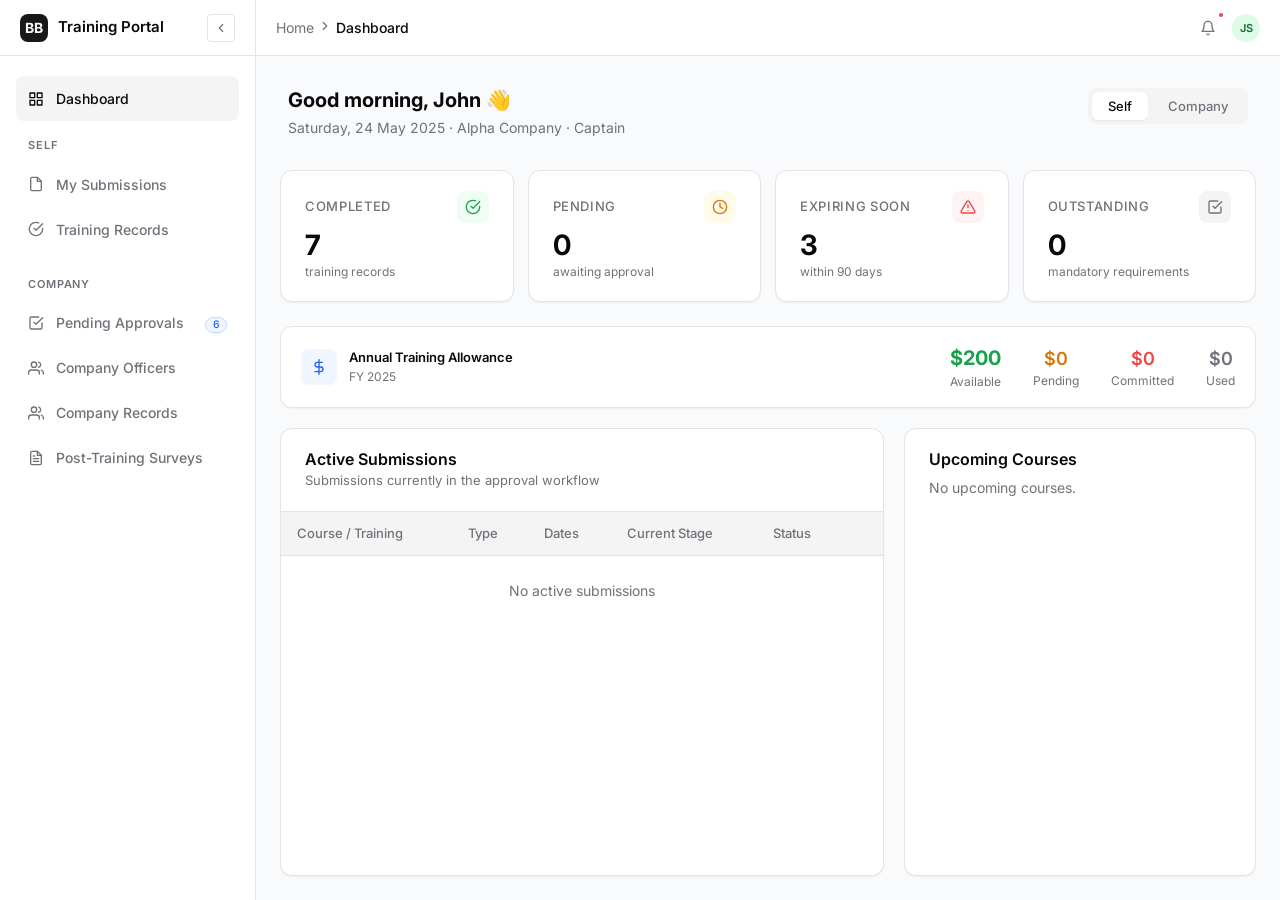
<file: pages/captain.html>
<!DOCTYPE html>
<html lang="en" style="height:100%;">
<head>
  <meta charset="UTF-8" />
  <meta name="viewport" content="width=device-width, initial-scale=1.0" />
  <title>Captain — BB Training Portal</title>
  <link rel="preconnect" href="https://fonts.googleapis.com" />
  <link rel="preconnect" href="https://fonts.gstatic.com" crossorigin />
  <link href="https://fonts.googleapis.com/css2?family=Inter:wght@400;500;600;700;800&display=swap" rel="stylesheet" />
  <link rel="stylesheet" href="../components/styles.css" />
</head>
<body style="height:100%;overflow:hidden;">

<div class="layout" style="height:100%;">

  <!-- ── Sidebar ──────────────────────────────────────────────── -->
  <aside class="sidebar">
    <div class="sidebar-header">
      <div class="sidebar-brand">
        <div class="sidebar-logo">BB</div>
        <span class="sidebar-brand-name">Training Portal</span>
      </div>
      <button class="sidebar-toggle" title="Collapse sidebar">
        <svg viewBox="0 0 24 24" fill="none" stroke="currentColor" stroke-width="2" stroke-linecap="round" stroke-linejoin="round"><path d="m15 18-6-6 6-6"/></svg>
      </button>
    </div>
    <nav class="sidebar-nav">
      <a href="#" id="nav-dashboard" class="nav-item active" onclick="showSection('dashboard');return false;">
        <span class="nav-item-icon"><svg viewBox="0 0 24 24" fill="none" stroke="currentColor" stroke-width="2" stroke-linecap="round" stroke-linejoin="round"><rect x="3" y="3" width="7" height="7"/><rect x="14" y="3" width="7" height="7"/><rect x="14" y="14" width="7" height="7"/><rect x="3" y="14" width="7" height="7"/></svg></span>
        <span class="nav-item-label">Dashboard</span>
      </a>
      <div class="sidebar-section" style="margin-top:1rem;">
        <div class="sidebar-section-label">Self</div>
        <a href="#" id="nav-submissions" class="nav-item" onclick="showSection('submissions');return false;">
          <span class="nav-item-icon"><svg viewBox="0 0 24 24" fill="none" stroke="currentColor" stroke-width="2" stroke-linecap="round" stroke-linejoin="round"><path d="M14 2H6a2 2 0 0 0-2 2v16a2 2 0 0 0 2 2h12a2 2 0 0 0 2-2V8z"/><polyline points="14 2 14 8 20 8"/></svg></span>
          <span class="nav-item-label">My Submissions</span>
        </a>
        <a href="#" id="nav-records" class="nav-item" onclick="showSection('records');return false;">
          <span class="nav-item-icon"><svg viewBox="0 0 24 24" fill="none" stroke="currentColor" stroke-width="2" stroke-linecap="round" stroke-linejoin="round"><path d="M22 11.08V12a10 10 0 1 1-5.93-9.14"/><polyline points="22 4 12 14.01 9 11.01"/></svg></span>
          <span class="nav-item-label">Training Records</span>
        </a>
      </div><!-- /Self -->
      <div class="sidebar-section">
        <div class="sidebar-section-label">Company</div>
        <a href="#" id="nav-approvals" class="nav-item" onclick="showSection('approvals');return false;">
          <span class="nav-item-icon"><svg viewBox="0 0 24 24" fill="none" stroke="currentColor" stroke-width="2" stroke-linecap="round" stroke-linejoin="round"><polyline points="9 11 12 14 22 4"/><path d="M21 12v7a2 2 0 0 1-2 2H5a2 2 0 0 1-2-2V5a2 2 0 0 1 2-2h11"/></svg></span>
          <span class="nav-item-label">Pending Approvals</span>
          <span class="nav-item-badge"><span class="badge badge-info" id="badge-approvals" style="font-size:.65rem;padding:.125rem .4rem;display:none;"></span></span>
        </a>
        <a href="#" id="nav-officers" class="nav-item" onclick="showSection('officers');return false;">
          <span class="nav-item-icon"><svg viewBox="0 0 24 24" fill="none" stroke="currentColor" stroke-width="2" stroke-linecap="round" stroke-linejoin="round"><path d="M17 21v-2a4 4 0 0 0-4-4H5a4 4 0 0 0-4 4v2"/><circle cx="9" cy="7" r="4"/><path d="M23 21v-2a4 4 0 0 0-3-3.87"/><path d="M16 3.13a4 4 0 0 1 0 7.75"/></svg></span>
          <span class="nav-item-label">Company Officers</span>
        </a>
        <a href="#" id="nav-company-records" class="nav-item" onclick="showSection('company-records');return false;">
          <span class="nav-item-icon"><svg viewBox="0 0 24 24" fill="none" stroke="currentColor" stroke-width="2" stroke-linecap="round" stroke-linejoin="round"><path d="M17 21v-2a4 4 0 0 0-4-4H5a4 4 0 0 0-4 4v2"/><circle cx="9" cy="7" r="4"/><path d="M23 21v-2a4 4 0 0 0-3-3.87"/><path d="M16 3.13a4 4 0 0 1 0 7.75"/></svg></span>
          <span class="nav-item-label">Company Records</span>
        </a>
        <a href="#" id="nav-surveys" class="nav-item" onclick="showSection('surveys');return false;">
          <span class="nav-item-icon"><svg viewBox="0 0 24 24" fill="none" stroke="currentColor" stroke-width="2" stroke-linecap="round" stroke-linejoin="round"><path d="M14 2H6a2 2 0 0 0-2 2v16a2 2 0 0 0 2 2h12a2 2 0 0 0 2-2V8z"/><polyline points="14 2 14 8 20 8"/><line x1="16" y1="13" x2="8" y2="13"/><line x1="16" y1="17" x2="8" y2="17"/><polyline points="10 9 9 9 8 9"/></svg></span>
          <span class="nav-item-label">Post-Training Surveys</span>
          <span class="nav-item-badge"><span class="badge badge-warning" id="badge-surveys" style="font-size:.65rem;padding:.125rem .4rem;display:none;"></span></span>
        </a>
      </div>
    </nav>
  </aside>

  <!-- ── Main ─────────────────────────────────────────────────── -->
  <div class="page-wrapper">

    <!-- Topbar -->
    <div class="topbar">
      <div class="topbar-left">
        <nav class="breadcrumb">
          <div class="breadcrumb-item"><a href="#">Home</a></div>
          <div class="breadcrumb-separator"><svg viewBox="0 0 24 24" fill="none" stroke="currentColor" stroke-width="2" stroke-linecap="round" stroke-linejoin="round"><polyline points="9 18 15 12 9 6"/></svg></div>
          <div class="breadcrumb-item" id="breadcrumb-current">Dashboard</div>
        </nav>
        <div class="mobile-topbar-title">BB Training Portal</div>
      </div>
      <div class="topbar-right">
        <div class="notif-btn">
          <button class="btn btn-ghost btn-icon" title="Notifications" data-dropdown="notif-menu">
            <svg viewBox="0 0 24 24" fill="none" stroke="currentColor" stroke-width="2" stroke-linecap="round" stroke-linejoin="round"><path d="M18 8A6 6 0 0 0 6 8c0 7-3 9-3 9h18s-3-2-3-9"/><path d="M13.73 21a2 2 0 0 1-3.46 0"/></svg>
          </button>
          <span class="notif-dot"></span>
        </div>
        <div class="dropdown-menu align-right" id="notif-menu" style="width:18rem;">
          <div class="dropdown-label">Notifications</div>
          <div class="dropdown-separator"></div>
          <div style="padding:0.5rem;display:flex;flex-direction:column;gap:0.375rem;">
            <div style="padding:0.5rem;border-radius:var(--radius);background:var(--muted);font-size:0.8125rem;">
              <div style="font-weight:500;color:var(--fg);">New submission pending review</div>
              <div style="color:var(--muted-fg);font-size:0.75rem;margin-top:0.125rem;">Theodor Gunawan · Leadership Workshop · just now</div>
            </div>
            <div style="padding:0.5rem;border-radius:var(--radius);font-size:0.8125rem;">
              <div style="font-weight:500;color:var(--fg);">New submission pending review</div>
              <div style="color:var(--muted-fg);font-size:0.75rem;margin-top:0.125rem;">Priya Raj · Youth Work Certificate · 1 hour ago</div>
            </div>
            <div style="padding:0.5rem;border-radius:var(--radius);font-size:0.8125rem;">
              <div style="font-weight:500;color:var(--fg);">2 officers have expiring certs</div>
              <div style="color:var(--muted-fg);font-size:0.75rem;margin-top:0.125rem;">Alpha Company · within 90 days</div>
            </div>
          </div>
        </div>
        <div style="position:relative;">
          <button class="avatar avatar-sm" style="background:#dcfce7;color:#166534;cursor:pointer;border:none;" data-dropdown="topbar-user-menu">JS</button>
          <div class="dropdown-menu align-right" id="topbar-user-menu" style="width:14rem;top:2.5rem;">
            <div class="dropdown-label">John Seet · Alpha Company</div>
            <div style="padding:0.25rem 0.75rem 0.5rem;font-size:0.75rem;color:var(--muted-fg);">Captain</div>
            <div class="dropdown-separator"></div>
            <button class="dropdown-item"><svg viewBox="0 0 24 24" fill="none" stroke="currentColor" stroke-width="2" stroke-linecap="round" stroke-linejoin="round"><path d="M20 21v-2a4 4 0 0 0-4-4H8a4 4 0 0 0-4 4v2"/><circle cx="12" cy="7" r="4"/></svg>My Profile</button>
            <div class="dropdown-separator"></div>
            <a href="../index.html" class="dropdown-item destructive"><svg viewBox="0 0 24 24" fill="none" stroke="currentColor" stroke-width="2" stroke-linecap="round" stroke-linejoin="round"><path d="M9 21H5a2 2 0 0 1-2-2V5a2 2 0 0 1 2-2h4"/><polyline points="16 17 21 12 16 7"/><line x1="21" y1="12" x2="9" y2="12"/></svg>Log Out</a>
          </div>
        </div>
      </div>
    </div>

    <main class="page-content">

      <!-- ══════════════════════════════════════════════════════
           SECTION: Dashboard
           ══════════════════════════════════════════════════════ -->
      <div id="section-dashboard" data-display="flex" style="display:flex;flex-direction:column;min-height:calc(100vh - 3.5rem - 3rem);">
        <!-- Page header with toggle -->
        <div class="page-header">
          <div>
            <h1 class="page-title">Good morning, John 👋</h1>
            <p class="page-subtitle">Saturday, 24 May 2025 · Alpha Company · Captain</p>
          </div>
          <div class="page-actions">
            <div style="display:flex;background:var(--muted);border-radius:var(--radius);padding:0.25rem;gap:0.25rem;">
              <button id="dash-toggle-self" onclick="switchDashView('self')" style="padding:0.375rem 1rem;border-radius:calc(var(--radius) - 2px);font-size:0.8125rem;font-weight:500;border:none;cursor:pointer;background:var(--bg);color:var(--fg);box-shadow:0 1px 2px rgba(0,0,0,.06);">Self</button>
              <button id="dash-toggle-coy" onclick="switchDashView('coy')" style="padding:0.375rem 1rem;border-radius:calc(var(--radius) - 2px);font-size:0.8125rem;font-weight:500;border:none;cursor:pointer;background:transparent;color:var(--muted-fg);">Company</button>
            </div>
          </div>
        </div>

        <!-- ── SELF VIEW ─────────────────────────────────────────── -->
        <div id="dash-self" style="display:flex;flex-direction:column;flex:1;">
          <!-- Stat cards (same as officer) -->
          <div style="display:grid;grid-template-columns:repeat(4,1fr);gap:0.875rem;margin-bottom:1.5rem;flex-shrink:0;">
            <div class="stat-card" style="cursor:pointer;" onclick="showCaptainStatDetail('completed')">
              <div class="stat-card-header">
                <span class="stat-card-label">Completed</span>
                <div class="stat-card-icon" style="background:#f0fdf4;color:var(--success);">
                  <svg viewBox="0 0 24 24" fill="none" stroke="currentColor" stroke-width="2" stroke-linecap="round" stroke-linejoin="round"><path d="M22 11.08V12a10 10 0 1 1-5.93-9.14"/><polyline points="22 4 12 14.01 9 11.01"/></svg>
                </div>
              </div>
              <div class="stat-card-value" id="self-stat-completed">—</div>
              <div class="stat-card-trend">training records</div>
            </div>
            <div class="stat-card" style="cursor:pointer;" onclick="showCaptainStatDetail('pending')">
              <div class="stat-card-header">
                <span class="stat-card-label">Pending</span>
                <div class="stat-card-icon" style="background:#fffbeb;color:var(--warning);">
                  <svg viewBox="0 0 24 24" fill="none" stroke="currentColor" stroke-width="2" stroke-linecap="round" stroke-linejoin="round"><circle cx="12" cy="12" r="10"/><polyline points="12 6 12 12 16 14"/></svg>
                </div>
              </div>
              <div class="stat-card-value" id="self-stat-pending">—</div>
              <div class="stat-card-trend">awaiting approval</div>
            </div>
            <div class="stat-card" style="cursor:pointer;" onclick="showCaptainStatDetail('expiring')">
              <div class="stat-card-header">
                <span class="stat-card-label">Expiring Soon</span>
                <div class="stat-card-icon" style="background:#fef2f2;color:var(--destructive);">
                  <svg viewBox="0 0 24 24" fill="none" stroke="currentColor" stroke-width="2" stroke-linecap="round" stroke-linejoin="round"><path d="M10.29 3.86L1.82 18a2 2 0 0 0 1.71 3h16.94a2 2 0 0 0 1.71-3L13.71 3.86a2 2 0 0 0-3.42 0z"/><line x1="12" y1="9" x2="12" y2="13"/><line x1="12" y1="17" x2="12.01" y2="17"/></svg>
                </div>
              </div>
              <div class="stat-card-value" id="self-stat-expiring">—</div>
              <div class="stat-card-trend">within 90 days</div>
            </div>
            <div class="stat-card" style="cursor:pointer;" onclick="showCaptainStatDetail('outstanding')">
              <div class="stat-card-header">
                <span class="stat-card-label">Outstanding</span>
                <div class="stat-card-icon">
                  <svg viewBox="0 0 24 24" fill="none" stroke="currentColor" stroke-width="2" stroke-linecap="round" stroke-linejoin="round"><polyline points="9 11 12 14 22 4"/><path d="M21 12v7a2 2 0 0 1-2 2H5a2 2 0 0 1-2-2V5a2 2 0 0 1 2-2h11"/></svg>
                </div>
              </div>
              <div class="stat-card-value" id="self-stat-outstanding">—</div>
              <div class="stat-card-trend">mandatory requirements</div>
            </div>
          </div>

          <!-- Annual Allowance Widget -->
          <div class="card" style="margin-bottom:1.25rem;padding:1rem 1.25rem;flex-shrink:0;">
            <div style="display:flex;align-items:center;justify-content:space-between;gap:1rem;flex-wrap:wrap;">
              <div style="display:flex;align-items:center;gap:0.75rem;">
                <div class="stat-card-icon" style="background:#eff6ff;color:#2563eb;width:2.25rem;height:2.25rem;flex-shrink:0;">
                  <svg viewBox="0 0 24 24" fill="none" stroke="currentColor" stroke-width="2" stroke-linecap="round" stroke-linejoin="round"><line x1="12" y1="1" x2="12" y2="23"/><path d="M17 5H9.5a3.5 3.5 0 0 0 0 7h5a3.5 3.5 0 0 1 0 7H6"/></svg>
                </div>
                <div>
                  <div style="font-size:0.8125rem;font-weight:600;color:var(--fg);">Annual Training Allowance</div>
                  <div style="font-size:0.75rem;color:var(--muted-fg);">FY 2025</div>
                </div>
              </div>
              <div style="display:flex;align-items:center;gap:2rem;flex-wrap:wrap;">
                <div style="text-align:center;"><div style="font-size:1.25rem;font-weight:700;color:var(--success);" id="cap-allowance-available">—</div><div style="font-size:.75rem;color:var(--muted-fg);">Available</div></div>
                <div style="text-align:center;"><div style="font-size:1.125rem;font-weight:600;color:var(--warning);" id="cap-allowance-pending">—</div><div style="font-size:.75rem;color:var(--muted-fg);">Pending</div></div>
                <div style="text-align:center;"><div style="font-size:1.125rem;font-weight:600;color:var(--destructive);" id="cap-allowance-committed">—</div><div style="font-size:.75rem;color:var(--muted-fg);">Committed</div></div>
                <div style="text-align:center;"><div style="font-size:1.125rem;font-weight:600;color:var(--muted-fg);" id="cap-allowance-used">—</div><div style="font-size:.75rem;color:var(--muted-fg);">Used</div></div>
              </div>
            </div>
          </div>

          <!-- Two-column grid: Active Submissions + Upcoming Courses -->
          <div style="display:grid;grid-template-columns:1fr 22rem;gap:1.25rem;align-items:stretch;flex:1;">

            <!-- LEFT: Active Submissions -->
            <div style="display:flex;flex-direction:column;">
              <div class="card" style="flex:1;">
                <div class="card-header" style="display:flex;align-items:center;justify-content:space-between;padding-bottom:1.25rem;">
                  <div>
                    <h3 class="card-title">Active Submissions</h3>
                    <p style="font-size:0.8125rem;color:var(--muted-fg);margin-top:0.125rem;">Submissions currently in the approval workflow</p>
                  </div>
                </div>
                <div class="card-content" style="padding:0;border-top:1px solid var(--border);">
                  <table class="table table-card-mobile hide-mobile-actions">
                    <thead>
                      <tr>
                        <th>Course / Training</th>
                        <th>Type</th>
                        <th>Dates</th>
                        <th>Current Stage</th>
                        <th>Status</th>
                        <th></th>
                      </tr>
                    </thead>
                    <tbody id="cap-tbody-active-subs"></tbody>
                  </table>
                </div>
              </div>
            </div><!-- /left -->

            <!-- RIGHT: Upcoming Courses -->
            <div style="display:flex;flex-direction:column;">
              <div class="card" style="flex:1;">
                <div class="card-header">
                  <h3 class="card-title">Upcoming Courses</h3>
                </div>
                <div class="card-content" style="padding-top:0.25rem;" id="cap-upcoming-courses-list"></div>
              </div>
            </div><!-- /right -->

          </div><!-- /two-column grid -->
        </div><!-- /dash-self -->

        <!-- ── COMPANY VIEW ───────────────────────────────────────── -->
        <div id="dash-coy" style="display:none;flex-direction:column;flex:1;">
          <!-- Stat cards -->
          <div style="display:grid;grid-template-columns:repeat(2,minmax(0,1fr));gap:0.875rem;margin-bottom:1.5rem;flex-shrink:0;">
            <div class="stat-card" style="cursor:pointer;" onclick="showSection('approvals')">
              <div class="stat-card-header">
                <span class="stat-card-label">Pending Approvals</span>
                <div class="stat-card-icon" style="background:#fffbeb;color:var(--warning);">
                  <svg viewBox="0 0 24 24" fill="none" stroke="currentColor" stroke-width="2" stroke-linecap="round" stroke-linejoin="round"><circle cx="12" cy="12" r="10"/><polyline points="12 6 12 12 16 14"/></svg>
                </div>
              </div>
              <div class="stat-card-value" id="coy-stat-approvals">—</div>
              <div class="stat-card-trend">awaiting your action</div>
            </div>
            <div class="stat-card">
              <div class="stat-card-header">
                <span class="stat-card-label">Expiring Soon</span>
                <div class="stat-card-icon" style="background:#fef2f2;color:var(--destructive);">
                  <svg viewBox="0 0 24 24" fill="none" stroke="currentColor" stroke-width="2" stroke-linecap="round" stroke-linejoin="round"><path d="M10.29 3.86L1.82 18a2 2 0 0 0 1.71 3h16.94a2 2 0 0 0 1.71-3L13.71 3.86a2 2 0 0 0-3.42 0z"/><line x1="12" y1="9" x2="12" y2="13"/><line x1="12" y1="17" x2="12.01" y2="17"/></svg>
                </div>
              </div>
              <div class="stat-card-value" id="coy-stat-expiring">—</div>
              <div class="stat-card-trend">certifications across company</div>
            </div>
          </div>

          <div style="display:grid;grid-template-columns:1fr 22rem;gap:1.25rem;align-items:stretch;flex:1;">
            <!-- Left: pending approvals -->
            <div style="display:flex;flex-direction:column;">
              <div class="card" style="flex:1;">
                <div class="card-header" style="padding-bottom:1.25rem;">
                  <h3 class="card-title">Pending Approvals</h3>
                  <p style="font-size:0.8125rem;color:var(--muted-fg);margin-top:0.125rem;">Training requests awaiting your review</p>
                </div>
                <div class="card-content" style="padding:0;border-top:1px solid var(--border);">
                  <table class="table table-card-mobile hide-mobile-actions">
                    <thead>
                      <tr>
                        <th>Course / Training</th>
                        <th>Type</th>
                        <th>Dates</th>
                        <th>Current Stage</th>
                        <th>Funding</th>
                        <th></th>
                      </tr>
                    </thead>
                    <tbody id="captain-dashboard-pending"></tbody>
                  </table>
                </div>
              </div>
            </div>

            <!-- Right: expiring certifications -->
            <div style="display:flex;flex-direction:column;">
              <div class="card" style="flex:1;padding:0;display:flex;flex-direction:column;">
                <div style="padding:1rem 1.25rem;border-bottom:1px solid var(--border);">
                  <h3 class="card-title">Expiring Certifications</h3>
                  <p class="card-description" style="margin-top:0.125rem;">Across all Alpha Company officers</p>
                </div>
                <div id="coy-expiring-list" style="flex:1;display:flex;flex-direction:column;">
                <div style="display:flex;align-items:center;justify-content:space-between;gap:0.75rem;padding:0.875rem 1.25rem;border-bottom:1px solid var(--border);font-size:0.8125rem;">
                  <div>
                    <div style="font-weight:500;">Theodor Gunawan — CPR + AED</div>
                    <div style="color:var(--destructive);font-size:.75rem;font-weight:600;margin-top:.125rem;">Expires 21 Jun 2025 · 28 days</div>
                  </div>
                  <span class="badge" style="background:#fef2f2;color:var(--destructive);border-color:#fecaca;flex-shrink:0;">Urgent</span>
                </div>
                <div style="display:flex;align-items:center;justify-content:space-between;gap:0.75rem;padding:0.875rem 1.25rem;font-size:0.8125rem;">
                  <div>
                    <div style="font-weight:500;">Samuel Lim — CPR + AED</div>
                    <div style="color:var(--warning);font-size:.75rem;font-weight:600;margin-top:.125rem;">Expires 30 Jun 2025 · 37 days</div>
                  </div>
                  <span class="badge badge-warning" style="flex-shrink:0;">Soon</span>
                </div>
              </div>
            </div><!-- /right card -->
            </div><!-- /right wrapper -->
          </div><!-- /grid -->
        </div><!-- /dash-coy -->

      </div><!-- /section-dashboard -->


      <!-- ══════════════════════════════════════════════════════
           SECTION: Pending Approvals
           ══════════════════════════════════════════════════════ -->
      <div id="section-approvals" style="display:none;">
        <div class="page-header">
          <div>
            <h1 class="page-title">Pending Approvals</h1>
            <p class="page-subtitle">Training requests from Alpha Company officers awaiting your review</p>
          </div>
        </div>

        <!-- Filter bar -->
        <div style="display:flex;align-items:center;gap:0.75rem;margin-bottom:1.25rem;flex-wrap:wrap;">
          <div class="input-wrapper" style="flex:1;min-width:14rem;max-width:22rem;">
            <span class="input-icon-left"><svg viewBox="0 0 24 24" fill="none" stroke="currentColor" stroke-width="2" stroke-linecap="round" stroke-linejoin="round"><circle cx="11" cy="11" r="8"/><path d="m21 21-4.35-4.35"/></svg></span>
            <input class="input has-icon-left" type="text" placeholder="Search by officer or course…" oninput="filterApprovals(this.value)" />
          </div>
          <select class="input" style="width:auto;" onchange="filterApprovalType(this.value)">
            <option value="">All Types</option>
            <option value="preapproved">Pre-approved</option>
            <option value="new">New Course</option>
          </select>
        </div>

        <div class="card" style="padding:0;overflow:hidden;">
          <table class="table table-card-mobile hide-mobile-actions" id="approvals-table">
            <thead>
              <tr>
                <th>Course / Training</th>
                <th>Type</th>
                <th>Dates</th>
                <th>Current Stage</th>
                <th>Funding</th>
                <th></th>
              </tr>
            </thead>
            <tbody id="tbody-approvals"></tbody>
          </table>
        </div>
      </div><!-- /section-approvals -->


      <!-- ══════════════════════════════════════════════════════
           SECTION: Company Officers
           ══════════════════════════════════════════════════════ -->
      <div id="section-officers" style="display:none;">
        <div class="page-header">
          <div>
            <h1 class="page-title">Company Officers</h1>
            <p class="page-subtitle">Alpha Company · 4 officers</p>
          </div>
        </div>

        <div class="card" style="padding:0;overflow:hidden;">
          <table class="table">
            <thead>
              <tr>
                <th>Officer</th>
                <th>Rank</th>
                <th>OCO</th>
                <th>BOTC</th>
                <th>AOTC</th>
                <th>CPR/AED</th>
                <th>Safeguarding</th>
                <th>Overall</th>
              </tr>
            </thead>
            <tbody>
              <tr>
                <td>
                  <div style="display:flex;align-items:center;gap:0.5rem;">
                    <div class="avatar avatar-sm" style="background:#dbeafe;color:#1d4ed8;">TG</div>
                    <span style="font-weight:500;">Theodor Gunawan</span>
                  </div>
                </td>
                <td>LTA</td>
                <td><span class="status-pill approved" style="font-size:0.7rem;">✓</span></td>
                <td><span class="status-pill approved" style="font-size:0.7rem;">✓</span></td>
                <td><span class="status-pill pending" style="font-size:0.7rem;">—</span></td>
                <td><span class="status-pill" style="background:#fef3c7;color:#92400e;font-size:0.7rem;">Expiring</span></td>
                <td><span class="status-pill" style="background:#fef3c7;color:#92400e;font-size:0.7rem;">Expiring</span></td>
                <td>
                  <div style="display:flex;align-items:center;gap:0.5rem;">
                    <div class="progress" style="width:4rem;"><div class="progress-bar" data-value="80" style="background:var(--warning);"></div></div>
                    <span style="font-size:0.8125rem;color:var(--muted-fg);">80%</span>
                  </div>
                </td>
              </tr>
              <tr>
                <td>
                  <div style="display:flex;align-items:center;gap:0.5rem;">
                    <div class="avatar avatar-sm" style="background:#f3e8ff;color:#7c3aed;">PR</div>
                    <span style="font-weight:500;">Priya Raj</span>
                  </div>
                </td>
                <td>2LT</td>
                <td><span class="status-pill approved" style="font-size:0.7rem;">✓</span></td>
                <td><span class="status-pill approved" style="font-size:0.7rem;">✓</span></td>
                <td><span class="status-pill approved" style="font-size:0.7rem;">✓</span></td>
                <td><span class="status-pill approved" style="font-size:0.7rem;">✓</span></td>
                <td><span class="status-pill approved" style="font-size:0.7rem;">✓</span></td>
                <td>
                  <div style="display:flex;align-items:center;gap:0.5rem;">
                    <div class="progress" style="width:4rem;"><div class="progress-bar" data-value="100"></div></div>
                    <span style="font-size:0.8125rem;color:var(--muted-fg);">100%</span>
                  </div>
                </td>
              </tr>
              <tr>
                <td>
                  <div style="display:flex;align-items:center;gap:0.5rem;">
                    <div class="avatar avatar-sm" style="background:#fef9c3;color:#854d0e;">SL</div>
                    <span style="font-weight:500;">Samuel Lim</span>
                  </div>
                </td>
                <td>2LT</td>
                <td><span class="status-pill approved" style="font-size:0.7rem;">✓</span></td>
                <td><span class="status-pill approved" style="font-size:0.7rem;">✓</span></td>
                <td><span class="status-pill pending" style="font-size:0.7rem;">—</span></td>
                <td><span class="status-pill" style="background:#fef3c7;color:#92400e;font-size:0.7rem;">Expiring</span></td>
                <td><span class="status-pill approved" style="font-size:0.7rem;">✓</span></td>
                <td>
                  <div style="display:flex;align-items:center;gap:0.5rem;">
                    <div class="progress" style="width:4rem;"><div class="progress-bar" data-value="80" style="background:var(--warning);"></div></div>
                    <span style="font-size:0.8125rem;color:var(--muted-fg);">80%</span>
                  </div>
                </td>
              </tr>
              <tr>
                <td>
                  <div style="display:flex;align-items:center;gap:0.5rem;">
                    <div class="avatar avatar-sm" style="background:#fce7f3;color:#9d174d;">LY</div>
                    <div>
                      <span style="font-weight:500;">Lena Yeo</span>
                      <span class="chip" style="font-size:0.65rem;margin-left:0.375rem;background:#f4f4f5;color:#71717a;">Inactive</span>
                    </div>
                  </div>
                </td>
                <td>LT</td>
                <td><span class="status-pill approved" style="font-size:0.7rem;">✓</span></td>
                <td><span class="status-pill approved" style="font-size:0.7rem;">✓</span></td>
                <td><span class="status-pill approved" style="font-size:0.7rem;">✓</span></td>
                <td><span class="status-pill" style="background:#fef2f2;color:var(--destructive);font-size:0.7rem;">Expired</span></td>
                <td><span class="status-pill" style="background:#fef2f2;color:var(--destructive);font-size:0.7rem;">Expired</span></td>
                <td>
                  <div style="display:flex;align-items:center;gap:0.5rem;">
                    <div class="progress" style="width:4rem;"><div class="progress-bar" data-value="60" style="background:var(--warning);"></div></div>
                    <span style="font-size:0.8125rem;color:var(--muted-fg);">60%</span>
                  </div>
                </td>
              </tr>
            </tbody>
          </table>
        </div>
      </div><!-- /section-officers -->


      <!-- ══════════════════════════════════════════════════════
           SECTION: My Submissions
           ══════════════════════════════════════════════════════ -->
      <div id="section-submissions" style="display:none;">
        <div class="page-header">
          <div>
            <h1 class="page-title">My Submissions</h1>
            <p class="page-subtitle">All training requests you have submitted</p>
          </div>
          <div class="page-actions">
            <a href="submit.html" class="btn btn-default">
              <svg viewBox="0 0 24 24" fill="none" stroke="currentColor" stroke-width="2" stroke-linecap="round" stroke-linejoin="round"><line x1="12" y1="5" x2="12" y2="19"/><line x1="5" y1="12" x2="19" y2="12"/></svg>
              New Request
            </a>
          </div>
        </div>
        <div style="display:flex;align-items:center;gap:0.75rem;margin-bottom:1.25rem;flex-wrap:wrap;">
          <div class="input-wrapper" style="flex:1;min-width:14rem;max-width:22rem;">
            <span class="input-icon-left"><svg viewBox="0 0 24 24" fill="none" stroke="currentColor" stroke-width="2" stroke-linecap="round" stroke-linejoin="round"><circle cx="11" cy="11" r="8"/><path d="m21 21-4.35-4.35"/></svg></span>
            <input class="input has-icon-left" type="text" placeholder="Search submissions…" oninput="filterMySubmissions(this.value)" />
          </div>
          <select class="input" style="width:auto;" onchange="filterMySubmissionStatus(this.value)">
            <option value="">All Statuses</option>
            <option value="pending">Pending</option>
            <option value="approved">Approved</option>
            <option value="returned">Returned</option>
          </select>
        </div>
        <div class="card" style="padding:0;overflow:hidden;">
          <table class="table" id="cap-submissions-table">
            <thead>
              <tr>
                <th>Ref #</th>
                <th>Course / Training</th>
                <th>Type</th>
                <th>Submitted</th>
                <th>Date(s)</th>
                <th>Status</th>
                <th style="width:6rem;"></th>
              </tr>
            </thead>
            <tbody id="tbody-cap-submissions"></tbody>
          </table>
        </div>
      </div><!-- /section-submissions -->


      <!-- ══════════════════════════════════════════════════════
           SECTION: Training Records (self)
           ══════════════════════════════════════════════════════ -->
      <div id="section-records" style="display:none;">

        <div class="page-header">
          <div>
            <h1 class="page-title">Training Records</h1>
            <p class="page-subtitle">Your complete history of approved and completed trainings</p>
          </div>
          <div class="page-actions">
            <button class="btn btn-outline" onclick="showToast('success','Export','Training records exported as CSV')">
              <svg viewBox="0 0 24 24" fill="none" stroke="currentColor" stroke-width="2" stroke-linecap="round" stroke-linejoin="round"><path d="M21 15v4a2 2 0 0 1-2 2H5a2 2 0 0 1-2-2v-4"/><polyline points="7 10 12 15 17 10"/><line x1="12" y1="15" x2="12" y2="3"/></svg>
              Export CSV
            </button>
          </div>
        </div>

        <!-- Summary chips -->
        <div style="display:flex;gap:0.625rem;margin-bottom:1.25rem;flex-wrap:wrap;">
          <div style="display:flex;align-items:center;gap:0.5rem;padding:0.5rem 0.875rem;background:#f0fdf4;border:1px solid #bbf7d0;border-radius:var(--radius);font-size:0.8125rem;">
            <svg viewBox="0 0 24 24" fill="none" stroke="var(--success)" stroke-width="2" stroke-linecap="round" stroke-linejoin="round" style="width:1rem;height:1rem;flex-shrink:0;"><path d="M22 11.08V12a10 10 0 1 1-5.93-9.14"/><polyline points="22 4 12 14.01 9 11.01"/></svg>
            <span style="font-weight:600;color:#166534;" id="cap-rec-summary-completed">—</span><span style="color:#166534;">Completed</span>
          </div>
          <div style="display:flex;align-items:center;gap:0.5rem;padding:0.5rem 0.875rem;background:#fef2f2;border:1px solid #fecaca;border-radius:var(--radius);font-size:0.8125rem;">
            <svg viewBox="0 0 24 24" fill="none" stroke="var(--destructive)" stroke-width="2" stroke-linecap="round" stroke-linejoin="round" style="width:1rem;height:1rem;flex-shrink:0;"><path d="M10.29 3.86L1.82 18a2 2 0 0 0 1.71 3h16.94a2 2 0 0 0 1.71-3L13.71 3.86a2 2 0 0 0-3.42 0z"/><line x1="12" y1="9" x2="12" y2="13"/><line x1="12" y1="17" x2="12.01" y2="17"/></svg>
            <span style="font-weight:600;color:var(--destructive);" id="cap-rec-summary-expired">—</span><span style="color:var(--destructive);">Expired</span>
          </div>
        </div>

        <!-- Filter bar -->
        <div style="display:flex;align-items:center;gap:0.75rem;margin-bottom:1rem;flex-wrap:wrap;">
          <div class="input-wrapper" style="flex:1;min-width:14rem;max-width:22rem;">
            <span class="input-icon-left"><svg viewBox="0 0 24 24" fill="none" stroke="currentColor" stroke-width="2" stroke-linecap="round" stroke-linejoin="round"><circle cx="11" cy="11" r="8"/><path d="m21 21-4.35-4.35"/></svg></span>
            <input class="input has-icon-left" type="text" placeholder="Search records…" oninput="filterCapRecords(this.value)" />
          </div>
          <select class="input" style="width:auto;" onchange="filterCapRecordStatus(this.value)">
            <option value="">All</option>
            <option value="active">Active</option>
            <option value="expiring">Expiring Soon</option>
            <option value="expired">Expired</option>
          </select>
        </div>

        <div class="card" style="padding:0;overflow:hidden;">
          <table class="table" id="cap-records-table">
            <thead>
              <tr>
                <th>Course / Training</th>
                <th>Category</th>
                <th>Completed</th>
                <th>Expiry</th>
                <th>Status</th>
                <th>Curriculum</th>
                <th style="width:7rem;"></th>
              </tr>
            </thead>
            <tbody id="tbody-cap-records"></tbody>
          </table>
        </div>

      </div><!-- /section-records -->


      <!-- ══════════════════════════════════════════════════════
           SECTION: Company Records
           ══════════════════════════════════════════════════════ -->
      <div id="section-company-records" style="display:none;">
        <div class="page-header">
          <div>
            <h1 class="page-title">Company Records</h1>
            <p class="page-subtitle">Training certifications across all Alpha Company officers</p>
          </div>
          <div class="page-actions">
            <button class="btn btn-outline" onclick="showToast('success','Export','Company records exported as CSV')">
              <svg viewBox="0 0 24 24" fill="none" stroke="currentColor" stroke-width="2" stroke-linecap="round" stroke-linejoin="round"><path d="M21 15v4a2 2 0 0 1-2 2H5a2 2 0 0 1-2-2v-4"/><polyline points="7 10 12 15 17 10"/><line x1="12" y1="15" x2="12" y2="3"/></svg>
              Export CSV
            </button>
          </div>
        </div>
        <div style="display:flex;align-items:center;gap:0.75rem;margin-bottom:1rem;flex-wrap:wrap;">
          <div class="input-wrapper" style="flex:1;min-width:14rem;max-width:22rem;">
            <span class="input-icon-left"><svg viewBox="0 0 24 24" fill="none" stroke="currentColor" stroke-width="2" stroke-linecap="round" stroke-linejoin="round"><circle cx="11" cy="11" r="8"/><path d="m21 21-4.35-4.35"/></svg></span>
            <input class="input has-icon-left" type="text" placeholder="Search officer or course…" oninput="filterCompanyRecords(this.value)" />
          </div>
          <select class="input" style="width:auto;" onchange="filterCompanyRecordsOfficer(this.value)">
            <option value="">All Officers</option>
            <option value="tg">Theodor Gunawan</option>
            <option value="pr">Priya Raj</option>
            <option value="sl">Samuel Lim</option>
            <option value="aw">Ahmad Wafi</option>
            <option value="ly">Lena Yeo</option>
          </select>
        </div>
        <div class="card" style="padding:0;overflow:hidden;">
          <table class="table" id="company-records-table">
            <thead>
              <tr>
                <th>Officer</th>
                <th>Course / Training</th>
                <th>Category</th>
                <th>Completed</th>
                <th>Expiry</th>
                <th>Status</th>
              </tr>
            </thead>
            <tbody id="tbody-company-records"></tbody>
          </table>
        </div>
      </div><!-- /section-company-records -->

      <!-- ══════════════════════════════════════════════════════
           SECTION: Post-Training Surveys
           ══════════════════════════════════════════════════════ -->
      <div id="section-surveys" style="display:none;">
        <div class="page-header">
          <div>
            <h1 class="page-title">Post-Training Surveys</h1>
            <p class="page-subtitle">Complete a survey for each officer who has finished a training course.</p>
          </div>
        </div>

        <div class="card" style="padding:0;">
          <div class="card-header" style="padding:1rem 1.25rem;">
            <h3 class="card-title">Pending Surveys</h3>
            <p style="font-size:0.8125rem;color:var(--muted-fg);margin-top:0.125rem;">Surveys awaiting completion — triggered when an officer submits their closure.</p>
          </div>
          <div style="border-top:1px solid var(--border);">
            <table class="table">
              <thead>
                <tr>
                  <th>Officer</th>
                  <th>Course</th>
                  <th>Completed</th>
                  <th>Survey Status</th>
                  <th></th>
                </tr>
              </thead>
              <tbody id="tbody-surveys">
                <!-- populated by JS -->
              </tbody>
            </table>
          </div>
        </div>
      </div><!-- /section-surveys -->

    </main>
  </div>
</div>


<!-- ── Captain Review Modal ──────────────────────────────────── -->
<div class="dialog-overlay" id="captain-review-overlay" onclick="if(event.target===this)closeCaptainReview()">
  <div class="dialog" style="max-width:42rem;width:100%;" onclick="event.stopPropagation()">
    <div class="dialog-header" style="display:flex;align-items:flex-start;justify-content:space-between;gap:1rem;">
      <div>
        <div class="dialog-title" id="cr-title"></div>
        <div class="dialog-description" id="cr-ref"></div>
      </div>
      <button class="dialog-close" onclick="closeCaptainReview()">
        <svg viewBox="0 0 24 24" fill="none" stroke="currentColor" stroke-width="2" stroke-linecap="round" stroke-linejoin="round"><line x1="18" y1="6" x2="6" y2="18"/><line x1="6" y1="6" x2="18" y2="18"/></svg>
      </button>
    </div>
    <div class="dialog-content" id="cr-content" style="padding:0;max-height:70vh;overflow-y:auto;"></div>
    <div class="dialog-footer">
      <button class="btn btn-outline" onclick="closeCaptainReview()">Cancel</button>
      <button class="btn btn-default" id="cr-submit-btn" onclick="submitCaptainDecisions()" disabled>Submit Decision</button>
    </div>
  </div>
</div>

<!-- ── Submission Detail Modal ───────────────────────────────── -->
<div class="dialog-overlay" id="detail-overlay" onclick="closeDetailDialog(event)">
  <div class="dialog" style="max-width:36rem;width:100%;" onclick="event.stopPropagation()">
    <div class="dialog-header" style="display:flex;align-items:flex-start;justify-content:space-between;gap:1rem;">
      <div>
        <div class="dialog-title" id="detail-title"></div>
        <div class="dialog-description" id="detail-ref"></div>
      </div>
      <button class="dialog-close" onclick="closeDetailDialog()">
        <svg viewBox="0 0 24 24" fill="none" stroke="currentColor" stroke-width="2" stroke-linecap="round" stroke-linejoin="round"><line x1="18" y1="6" x2="6" y2="18"/><line x1="6" y1="6" x2="18" y2="18"/></svg>
      </button>
    </div>
    <div class="dialog-content" id="detail-content"></div>
    <div class="dialog-footer">
      <button class="btn btn-outline" onclick="closeDetailDialog()">Close</button>
      <button class="btn btn-outline" style="color:var(--destructive);border-color:var(--destructive);" id="detail-return-btn">Return</button>
      <button class="btn btn-default" id="detail-approve-btn">Approve</button>
    </div>
  </div>
</div>

<!-- ── Approve Dialog ────────────────────────────────────────── -->
<div class="dialog-overlay" id="approve-overlay" onclick="event.target===this&&closeApproveDialog()">
  <div class="dialog" style="max-width:26rem;width:100%;" onclick="event.stopPropagation()">
    <div class="dialog-header">
      <div class="dialog-title">Approve submission?</div>
      <div class="dialog-description" id="approve-desc">This will forward the request to the Chaplain for endorsement.</div>
    </div>
    <div class="dialog-content">
      <div id="approve-company-funds-warning" style="display:none;margin-bottom:0.875rem;">
        <div class="alert alert-warning" style="display:flex;gap:0.5rem;align-items:flex-start;padding:0.75rem;">
          <svg viewBox="0 0 24 24" fill="none" stroke="currentColor" stroke-width="2" stroke-linecap="round" stroke-linejoin="round" style="width:1rem;height:1rem;flex-shrink:0;margin-top:0.125rem;color:var(--warning);"><path d="M10.29 3.86L1.82 18a2 2 0 0 0 1.71 3h16.94a2 2 0 0 0 1.71-3L13.71 3.86a2 2 0 0 0-3.42 0z"/><line x1="12" y1="9" x2="12" y2="13"/><line x1="12" y1="17" x2="12.01" y2="17"/></svg>
          <div style="font-size:0.8125rem;">
            <strong>Coy Funds requested.</strong> This submission uses Coy Funds rather than the officer's annual allowance. Ensure you have budget approval before proceeding.
          </div>
        </div>
      </div>
      <div class="form-group">
        <label class="label">Note to officer <span style="color:var(--muted-fg);font-weight:400;">(optional)</span></label>
        <textarea class="input" id="approve-note" rows="2" placeholder="Add an encouraging note or any relevant instructions…"></textarea>
      </div>
    </div>
    <div class="dialog-footer">
      <button class="btn btn-outline" onclick="closeApproveDialog()">Cancel</button>
      <button class="btn btn-default" onclick="confirmApprove()">
        <svg viewBox="0 0 24 24" fill="none" stroke="currentColor" stroke-width="2" stroke-linecap="round" stroke-linejoin="round"><polyline points="20 6 9 17 4 12"/></svg>
        Confirm Approval
      </button>
    </div>
  </div>
</div>

<!-- ── Stat Detail Modal (self view) ─────────────────────────── -->
<div class="dialog-overlay" id="cap-stat-detail-overlay" onclick="if(event.target===this)document.getElementById('cap-stat-detail-overlay').classList.remove('open')">
  <div class="dialog" style="max-width:42rem;width:100%;" onclick="event.stopPropagation()">
    <button class="dialog-close" onclick="document.getElementById('cap-stat-detail-overlay').classList.remove('open')"><svg viewBox="0 0 24 24" fill="none" stroke="currentColor" stroke-width="2" stroke-linecap="round" stroke-linejoin="round"><line x1="18" y1="6" x2="6" y2="18"/><line x1="6" y1="6" x2="18" y2="18"/></svg></button>
    <div class="dialog-header"><h2 class="dialog-title" id="cap-stat-detail-title"></h2></div>
    <div class="dialog-content" id="cap-stat-detail-body" style="padding:0;max-height:65vh;overflow-y:auto;"></div>
    <div class="dialog-footer" style="justify-content:flex-end;"><button class="btn btn-outline" onclick="document.getElementById('cap-stat-detail-overlay').classList.remove('open')">Close</button></div>
  </div>
</div>

<!-- ── Return Dialog ─────────────────────────────────────────── -->
<div class="dialog-overlay" id="return-overlay" onclick="event.target===this&&closeReturnDialog()">
  <div class="dialog" style="max-width:26rem;width:100%;" onclick="event.stopPropagation()">
    <div class="dialog-header">
      <div class="dialog-title">Return submission?</div>
      <div class="dialog-description" id="return-desc">The officer will be notified to revise and resubmit.</div>
    </div>
    <div class="dialog-content">
      <div class="form-group">
        <label class="label label-required">Reason for returning</label>
        <textarea class="input" id="return-reason" rows="3" placeholder="Explain what the officer needs to amend or provide…"></textarea>
        <span class="helper-text">This message will be sent directly to the officer.</span>
      </div>
    </div>
    <div class="dialog-footer">
      <button class="btn btn-outline" onclick="closeReturnDialog()">Cancel</button>
      <button class="btn btn-outline" style="color:var(--destructive);border-color:var(--destructive);" onclick="confirmReturn()">
        Return to Officer
      </button>
    </div>
  </div>
</div>


<script src="../components/components.js"></script>
<script src="../data/data.js"></script>
<script>
BB.loadUserSubmissions();
// ── Section navigation ────────────────────────────────────────────
const sections = ['dashboard','submissions','records','approvals','officers','company-records','surveys'];
const labels   = {
  dashboard:        'Dashboard',
  submissions:      'My Submissions',
  records:          'Training Records',
  approvals:        'Pending Approvals',
  officers:         'Company Officers',
  'company-records':'Company Records',
  surveys:          'Post-Training Surveys'
};

// Nav items keyed by section id
const navIds = {
  dashboard:        'nav-dashboard',
  submissions:      'nav-submissions',
  records:          'nav-records',
  approvals:        'nav-approvals',
  officers:         'nav-officers',
  'company-records':'nav-company-records',
  surveys:          'nav-surveys'
};

function showSection(id) {
  sections.forEach(s => {
    const el = document.getElementById('section-' + s);
    if (el) el.style.display = (s === id) ? (el.dataset.display || 'block') : 'none';
    const navId = navIds[s];
    const nav = navId ? document.getElementById(navId) : null;
    if (nav) nav.classList.toggle('active', s === id);
  });
  document.getElementById('breadcrumb-current').textContent = labels[id] || id;
  document.querySelector('.page-content').scrollTop = 0;
}

// ── Filter approvals ──────────────────────────────────────────────
function filterApprovals(q) {
  document.querySelectorAll('#approvals-table tbody tr').forEach(r => {
    r.style.display = r.dataset.search.includes(q.toLowerCase()) ? '' : 'none';
  });
}
function filterApprovalType(t) {
  document.querySelectorAll('#approvals-table tbody tr').forEach(r => {
    r.style.display = !t || r.dataset.type === t ? '' : 'none';
  });
}


let _activeRef = '', _activeName = '', _activeCourse = '';

function openDetailDialog(ref) {
  window.location.href = 'submit.html?ref=' + ref + '&role=captain';
}
function closeDetailDialog(e) { /* no-op — navigated away */ }

// Captain's own submission (read-only view as officer)
function openSubmissionDetail(ref) {
  window.location.href = 'submit.html?ref=' + ref + '&role=officer';
}



function openApproveDialog(ref, name, course) {
  _activeRef = ref; _activeName = name; _activeCourse = course;
  document.getElementById('approve-desc').textContent = `Approving "${course}" — this will forward the request to Rev Goh for endorsement.`;
  document.getElementById('approve-note').value = '';
  // Show company funds warning if applicable
  const sub = BB.submissions[ref];
  const warnEl = document.getElementById('approve-company-funds-warning');
  if (warnEl) warnEl.style.display = (sub && sub.fundingMode === 'company-funds') ? 'block' : 'none';
  document.getElementById('approve-overlay').classList.add('open');
}
function closeApproveDialog() { document.getElementById('approve-overlay').classList.remove('open'); }
function confirmApprove() {
  const note = document.getElementById('approve-note').value.trim();
  closeApproveDialog();
  BB.advanceSubmission(_activeRef, 'approve', 'captain', note);
  showToast('success', 'Submission approved', `"${_activeCourse}" forwarded to Rev Goh.`);
  refreshCaptainQueues();
}

function openReturnDialog(ref, name, course) {
  _activeRef = ref; _activeName = name; _activeCourse = course;
  document.getElementById('return-desc').textContent = `Returning "${course}" — the officer will be notified to revise and resubmit.`;
  document.getElementById('return-reason').value = '';
  document.getElementById('return-overlay').classList.add('open');
}
function closeReturnDialog() { document.getElementById('return-overlay').classList.remove('open'); }
function confirmReturn() {
  if (!document.getElementById('return-reason').value.trim()) {
    showToast('warning', 'Reason required', 'Please provide a reason before returning the submission.');
    return;
  }
  const reason = document.getElementById('return-reason').value.trim();
  closeReturnDialog();
  BB.advanceSubmission(_activeRef, 'return', 'captain', reason);
  showToast('info', 'Submission returned', `"${_activeCourse}" returned to the officer for revision.`);
  refreshCaptainQueues();
}

// ── My Submissions filters ────────────────────────────────────────
function filterMySubmissions(q) {
  document.querySelectorAll('#cap-submissions-table tbody tr').forEach(r => {
    r.style.display = !q || (r.dataset.search || '').includes(q.toLowerCase()) ? '' : 'none';
  });
}
function filterMySubmissionStatus(v) {
  document.querySelectorAll('#cap-submissions-table tbody tr').forEach(r => {
    r.style.display = !v || r.dataset.status === v ? '' : 'none';
  });
}

// ── Training Records filters ─────────────────────────────────────
function filterCapRecords(q) {
  document.querySelectorAll('#cap-records-table tbody tr').forEach(r => {
    r.style.display = !q || (r.dataset.recSearch || '').includes(q.toLowerCase()) ? '' : 'none';
  });
}
function filterCapRecordStatus(v) {
  document.querySelectorAll('#cap-records-table tbody tr').forEach(r => {
    r.style.display = !v || r.dataset.recStatus === v ? '' : 'none';
  });
}

// ── Company Records filters ──────────────────────────────────────
function filterCompanyRecords(q) {
  document.querySelectorAll('#company-records-table tbody tr').forEach(r => {
    r.style.display = !q || (r.dataset.search || '').includes(q.toLowerCase()) ? '' : 'none';
  });
}
function filterCompanyRecordsOfficer(v) {
  document.querySelectorAll('#company-records-table tbody tr').forEach(r => {
    r.style.display = !v || r.dataset.officer === v ? '' : 'none';
  });
}

// ── Record detail modal ─────────────────────────────────────────
function openCapRecordDetail(id) {
  const rec = BB.records.find(r => r.id === id);
  if (!rec) return;
  const cName = BB.recordCourseName(rec);
  const catLabel = rec.category.charAt(0).toUpperCase() + rec.category.slice(1);
  document.getElementById('detail-title').textContent = cName;
  document.getElementById('detail-ref').textContent   = catLabel + ' · ' + (rec.expiry ? 'Expires ' + rec.expiry : 'No expiry');
  document.getElementById('detail-content').innerHTML = BB.recordDetailHTML(id);
  document.getElementById('detail-return-btn').style.display  = 'none';
  document.getElementById('detail-approve-btn').style.display = 'none';
  document.getElementById('detail-overlay').classList.add('open');
}



// ── Captain Review Modal ─────────────────────────────────────────
let _crRef = '';
let _crDecisions = {}; // { officerId: 'approve' | 'return' }

function openCaptainReview(ref) {
  _crRef = ref;
  _crDecisions = {};
  const sub = BB.submissions[ref];
  if (!sub) return;

  const cName = BB.courseName(sub);
  const course = sub.courseKey ? BB.courses[sub.courseKey] : null;
  const submitter = BB.officers[sub.submittedBy || sub.officerId] || {};
  const isCompanyFunds = sub.fundingMode === 'company-funds';

  // Build trainee list
  let trainees = [];
  if (sub.for === 'others' && sub.traineeList && sub.traineeList.length) {
    trainees = sub.traineeList.map(id => BB.officers[id]).filter(Boolean);
  } else {
    const o = BB.officers[sub.officerId];
    if (o) trainees = [o];
  }

  document.getElementById('cr-title').textContent = cName;
  document.getElementById('cr-ref').textContent = '#' + ref + ' · Submitted ' + sub.submitted;

  document.getElementById('cr-content').innerHTML = `
    <div style="padding:1rem 1.5rem;border-bottom:1px solid var(--border);display:flex;flex-wrap:wrap;gap:1.5rem;">
      <div>
        <div style="font-size:.7rem;color:var(--muted-fg);font-weight:600;text-transform:uppercase;letter-spacing:.05em;margin-bottom:.25rem;">Type</div>
        <div style="font-size:.875rem;">${sub.type === 'preapproved' ? 'Pre-approved' : 'New Course'}</div>
      </div>
      <div>
        <div style="font-size:.7rem;color:var(--muted-fg);font-weight:600;text-transform:uppercase;letter-spacing:.05em;margin-bottom:.25rem;">Dates</div>
        <div style="font-size:.875rem;">${sub.dates || '—'}</div>
      </div>
      <div>
        <div style="font-size:.7rem;color:var(--muted-fg);font-weight:600;text-transform:uppercase;letter-spacing:.05em;margin-bottom:.25rem;">Cost</div>
        <div style="font-size:.875rem;">${(course ? course.cost : sub.cost) || '—'}</div>
      </div>
      <div>
        <div style="font-size:.7rem;color:var(--muted-fg);font-weight:600;text-transform:uppercase;letter-spacing:.05em;margin-bottom:.25rem;">Funding</div>
        <div style="font-size:.875rem;">${isCompanyFunds ? '<span class="badge badge-destructive" style="font-size:.7rem;">Coy Funds</span>' : (BB.fundingModeLabel(sub.fundingMode) || '—')}</div>
      </div>
      ${sub.submittedBy && sub.submittedBy !== sub.officerId ? `<div>
        <div style="font-size:.7rem;color:var(--muted-fg);font-weight:600;text-transform:uppercase;letter-spacing:.05em;margin-bottom:.25rem;">Submitted By</div>
        <div style="font-size:.875rem;">${submitter.rank || ''} ${submitter.name || '—'}</div>
      </div>` : ''}
    </div>
    ${sub.purpose ? `<div style="padding:0.875rem 1.5rem;border-bottom:1px solid var(--border);">
      <div style="font-size:.7rem;color:var(--muted-fg);font-weight:600;text-transform:uppercase;letter-spacing:.05em;margin-bottom:.375rem;">Purpose</div>
      <div style="font-size:.875rem;line-height:1.5;">${sub.purpose}</div>
    </div>` : ''}
    ${isCompanyFunds ? `<div style="padding:0.75rem 1.5rem;border-bottom:1px solid var(--border);">
      <div class="alert alert-warning" style="display:flex;gap:0.5rem;align-items:flex-start;padding:0.75rem;margin:0;">
        <svg viewBox="0 0 24 24" fill="none" stroke="currentColor" stroke-width="2" stroke-linecap="round" stroke-linejoin="round" style="width:1rem;height:1rem;flex-shrink:0;margin-top:.125rem;color:var(--warning);"><path d="M10.29 3.86L1.82 18a2 2 0 0 0 1.71 3h16.94a2 2 0 0 0 1.71-3L13.71 3.86a2 2 0 0 0-3.42 0z"/><line x1="12" y1="9" x2="12" y2="13"/><line x1="12" y1="17" x2="12.01" y2="17"/></svg>
        <div style="font-size:.8125rem;"><strong>Coy Funds requested.</strong> Ensure budget approval before proceeding.</div>
      </div>
    </div>` : ''}
    <div style="padding:1rem 1.5rem 0.75rem;">
      <div style="font-size:.7rem;color:var(--muted-fg);font-weight:600;text-transform:uppercase;letter-spacing:.05em;margin-bottom:.75rem;">Officers (${trainees.length})</div>
      <div id="cr-trainees-list" style="display:flex;flex-direction:column;gap:0.5rem;">
        ${trainees.map(t => buildCrTraineeRow(t)).join('')}
      </div>
    </div>
    <div style="padding:0 1.5rem 1rem;">
      <label class="label" style="font-size:.8125rem;">Note <span style="font-weight:400;color:var(--muted-fg);">(optional — visible to officer)</span></label>
      <textarea class="input" id="cr-note" rows="2" placeholder="Add any instructions or remarks…" style="margin-top:.375rem;"></textarea>
    </div>`;

  document.getElementById('captain-review-overlay').classList.add('open');
  updateCrSubmitBtn();
}

function buildCrTraineeRow(officer) {
  if (!officer) return '';
  const id = officer.id;
  return `<div id="cr-row-${id}" style="display:flex;align-items:center;justify-content:space-between;gap:0.75rem;padding:0.75rem 1rem;border:1px solid var(--border);border-radius:var(--radius);">
    <div style="display:flex;align-items:center;gap:0.625rem;">
      <div class="avatar avatar-sm" style="background:${officer.bg||'var(--muted)'};color:${officer.fg||'var(--fg)'};">${officer.initials}</div>
      <div>
        <div style="font-size:.875rem;font-weight:500;">${officer.name}</div>
        <div style="font-size:.75rem;color:var(--muted-fg);">${officer.rank||''}</div>
      </div>
    </div>
    <div id="cr-action-${id}" style="display:flex;gap:0.375rem;flex-shrink:0;">
      <button class="btn btn-outline btn-sm" style="color:var(--destructive);border-color:var(--destructive);" onclick="setCrDecision('${id}','return')">Return</button>
      <button class="btn btn-default btn-sm" onclick="setCrDecision('${id}','approve')">Approve</button>
    </div>
  </div>`;
}

function setCrDecision(officerId, decision) {
  _crDecisions[officerId] = decision;
  const row = document.getElementById('cr-row-' + officerId);
  const actions = document.getElementById('cr-action-' + officerId);
  if (!row || !actions) return;
  if (decision === 'approve') {
    row.style.cssText += 'background:#f0fdf4;border-color:#bbf7d0;';
    actions.innerHTML = `<span style="display:flex;align-items:center;gap:.375rem;font-size:.8125rem;color:var(--success);font-weight:500;">
      <svg viewBox="0 0 24 24" fill="none" stroke="currentColor" stroke-width="2" stroke-linecap="round" stroke-linejoin="round" style="width:.9rem;height:.9rem;"><polyline points="20 6 9 17 4 12"/></svg>Approved
    </span>
    <button class="btn btn-ghost btn-sm" style="padding:0 .4rem;font-size:.85rem;" onclick="clearCrDecision('${officerId}')">✕</button>`;
  } else {
    row.style.cssText += 'background:#fef2f2;border-color:#fecaca;';
    actions.innerHTML = `<span style="display:flex;align-items:center;gap:.375rem;font-size:.8125rem;color:var(--destructive);font-weight:500;">
      <svg viewBox="0 0 24 24" fill="none" stroke="currentColor" stroke-width="2" stroke-linecap="round" stroke-linejoin="round" style="width:.9rem;height:.9rem;"><polyline points="9 14 4 9 9 4"/><path d="M20 20v-7a4 4 0 0 0-4-4H4"/></svg>Return
    </span>
    <button class="btn btn-ghost btn-sm" style="padding:0 .4rem;font-size:.85rem;" onclick="clearCrDecision('${officerId}')">✕</button>`;
  }
  updateCrSubmitBtn();
}

function clearCrDecision(officerId) {
  delete _crDecisions[officerId];
  const row = document.getElementById('cr-row-' + officerId);
  const actions = document.getElementById('cr-action-' + officerId);
  if (row) row.style.cssText = row.style.cssText.replace(/background:[^;]+;/g,'').replace(/border-color:[^;]+;/g,'');
  if (actions) actions.innerHTML = `
    <button class="btn btn-outline btn-sm" style="color:var(--destructive);border-color:var(--destructive);" onclick="setCrDecision('${officerId}','return')">Return</button>
    <button class="btn btn-default btn-sm" onclick="setCrDecision('${officerId}','approve')">Approve</button>`;
  updateCrSubmitBtn();
}

function updateCrSubmitBtn() {
  const sub = BB.submissions[_crRef];
  if (!sub) return;
  const trainees = (sub.for === 'others' && sub.traineeList) ? sub.traineeList : [sub.officerId];
  const allDecided = trainees.length > 0 && trainees.every(id => _crDecisions[id]);
  const btn = document.getElementById('cr-submit-btn');
  if (btn) btn.disabled = !allDecided;
}

function closeCaptainReview() {
  document.getElementById('captain-review-overlay').classList.remove('open');
}

function submitCaptainDecisions() {
  const sub = BB.submissions[_crRef];
  if (!sub) return;
  const note = document.getElementById('cr-note') ? document.getElementById('cr-note').value.trim() : '';
  const decisions = Object.values(_crDecisions);
  const allApproved = decisions.every(d => d === 'approve');
  closeCaptainReview();
  if (allApproved) {
    BB.advanceSubmission(_crRef, 'approve', 'captain', note);
    showToast('success', 'Submission approved', '"' + BB.courseName(sub) + '" forwarded to Rev Goh.');
  } else {
    BB.advanceSubmission(_crRef, 'return', 'captain', note || 'Returned for revision.');
    showToast('info', 'Submission returned', '"' + BB.courseName(sub) + '" returned to the officer.');
  }
  refreshCaptainQueues();
}

function refreshCaptainQueues() {
  BB.renderCaptainPendingCards(document.getElementById('captain-dashboard-pending'), 'Alpha', 5);
  BB.renderCaptainApprovalsTable('Alpha', document.getElementById('tbody-approvals'));
  renderCoyStats();
  // Update approval badge
  const pendingCount = Object.values(BB.submissions).filter(s => {
    const o = BB.officers[s.officerId];
    return s.status === 'pending' && s.stage === 'captain' && o && o.company === 'Alpha';
  }).length;
  const badge = document.getElementById('badge-approvals');
  if (badge) {
    if (pendingCount > 0) { badge.textContent = pendingCount; badge.style.display = ''; }
    else badge.style.display = 'none';
  }
}

// ── Dashboard toggle ──────────────────────────────────────────────
let _dashView = 'self';
function switchDashView(view) {
  _dashView = view;
  document.getElementById('dash-self').style.display = view === 'self' ? 'flex' : 'none';
  document.getElementById('dash-coy').style.display  = view === 'coy'  ? 'flex' : 'none';
  const selfBtn = document.getElementById('dash-toggle-self');
  const coyBtn  = document.getElementById('dash-toggle-coy');
  selfBtn.style.cssText += view === 'self' ? 'background:var(--bg);color:var(--fg);box-shadow:0 1px 2px rgba(0,0,0,.06);' : 'background:transparent;color:var(--muted-fg);box-shadow:none;';
  coyBtn.style.cssText  += view === 'coy'  ? 'background:var(--bg);color:var(--fg);box-shadow:0 1px 2px rgba(0,0,0,.06);' : 'background:transparent;color:var(--muted-fg);box-shadow:none;';
}

// ── Self stats & active subs ──────────────────────────────────────
(function initSelfDash() {
  const CAPT_ID = 'js';
  const recs = BB.records.filter(r => r.officerId === CAPT_ID);
  const activeStages = ['captain','chaplain','comm','funding-release','closure'];
  const pendingSubs = Object.values(BB.submissions).filter(s => s.officerId === CAPT_ID && activeStages.includes(s.stage));
  const expiring = recs.filter(r => r.status === 'expiring' || r.status === 'expired');

  document.getElementById('self-stat-completed').textContent  = recs.length;
  document.getElementById('self-stat-pending').textContent    = pendingSubs.length;
  document.getElementById('self-stat-expiring').textContent   = expiring.length;
  document.getElementById('self-stat-outstanding').textContent = '0'; // placeholder

  // Allowance widget
  const budget = BB.getOfficerBudget ? BB.getOfficerBudget(CAPT_ID, 2025) : null;
  if (budget) {
    const fmt = v => '$' + v.toFixed(0);
    document.getElementById('cap-allowance-available').textContent  = fmt(budget.annualAllowance);
    document.getElementById('cap-allowance-pending').textContent    = fmt(budget.pendingAmount || 0);
    document.getElementById('cap-allowance-committed').textContent  = fmt(budget.committedAmount || 0);
    document.getElementById('cap-allowance-used').textContent       = fmt(budget.usedAmount || 0);
  }

  // Active submissions table (same as officer view)
  BB.renderOfficerActiveSubmissions(CAPT_ID, document.getElementById('cap-tbody-active-subs'));
  // Upcoming courses
  BB.renderUpcomingCourses(CAPT_ID, document.getElementById('cap-upcoming-courses-list'));
})();

// ── Company stats ────────────────────────────────────────────────
function renderCoyStats() {
  const officers = Object.values(BB.officers).filter(o => o.company === 'Alpha' && o.role === 'officer');
  const approvals = Object.values(BB.submissions).filter(s => {
    const o = BB.officers[s.officerId];
    return s.stage === 'captain' && o && o.company === 'Alpha';
  });
  const expiringRecs = BB.records.filter(r => {
    const o = BB.officers[r.officerId];
    return o && o.company === 'Alpha' && (r.status === 'expiring' || r.status === 'expired');
  });
  document.getElementById('coy-stat-approvals').textContent = approvals.length;
  document.getElementById('coy-stat-expiring').textContent  = expiringRecs.length;
}

// ── Stat detail modal (self view) ────────────────────────────────
function showCaptainStatDetail(type) {
  const CAPT_ID = 'js';
  const titles = { completed:'My Completed Records', pending:'My Pending Submissions', expiring:'My Expiring Certifications', outstanding:'My Outstanding Requirements' };
  document.getElementById('cap-stat-detail-title').textContent = titles[type] || type;
  const body = document.getElementById('cap-stat-detail-body');
  const activeStages = ['captain','chaplain','comm','funding-release','closure'];

  const listItem = (primary, secondary, trailing, onclick) =>
    '<div style="display:flex;align-items:center;justify-content:space-between;gap:0.75rem;padding:1rem 1.5rem;border-bottom:1px solid var(--border);' + (onclick ? 'cursor:pointer;' : '') + '"' + (onclick ? ' onclick="' + onclick + '"' : '') + '>'
    + '<div style="min-width:0;"><div style="font-size:.875rem;font-weight:500;">' + primary + '</div>'
    + (secondary ? '<div style="font-size:.75rem;color:var(--muted-fg);margin-top:.125rem;">' + secondary + '</div>' : '')
    + '</div><div style="flex-shrink:0;">' + (trailing || '') + '</div></div>';

  if (type === 'completed') {
    const recs = BB.records.filter(r => r.officerId === CAPT_ID);
    body.innerHTML = recs.length ? recs.map(r =>
      listItem(BB.recordCourseName(r), (r.completed || '—') + (r.expiry ? ' · Expires ' + r.expiry : ''),
        r.status === 'expiring' ? '<span class="status-pill expired" style="font-size:.7rem;">Expiring</span>' : '<span class="status-pill approved" style="font-size:.7rem;">Active</span>')
    ).join('') : '<p style="padding:1.25rem;color:var(--muted-fg);font-size:.875rem;">No completed records.</p>';

  } else if (type === 'pending') {
    const subs = Object.values(BB.submissions).filter(s => s.officerId === CAPT_ID && activeStages.includes(s.stage));
    body.innerHTML = subs.length ? subs.map(s =>
      listItem(BB.courseName(s), '#' + s.ref + ' · ' + BB.submissionStatusLabel(s), BB.submissionStatusPill(s),
        'window.location.href=\'submit.html?ref=' + s.ref + '&role=officer\'')
    ).join('') : '<p style="padding:1.25rem;color:var(--muted-fg);font-size:.875rem;">No pending submissions.</p>';

  } else if (type === 'expiring') {
    const recs = BB.records.filter(r => r.officerId === CAPT_ID && (r.status === 'expiring' || r.status === 'expired'));
    body.innerHTML = recs.length ? recs.map(r =>
      listItem(BB.recordCourseName(r), (r.expiry || '—') + (r.expiryNote ? ' · ' + r.expiryNote : ''),
        '<span class="status-pill expired" style="font-size:.7rem;">' + (r.status === 'expired' ? 'Expired' : 'Expiring') + '</span>')
    ).join('') : '<p style="padding:1.25rem;color:var(--muted-fg);font-size:.875rem;">No expiring certifications.</p>';

  } else {
    body.innerHTML = '<p style="padding:1.25rem;color:var(--muted-fg);font-size:.875rem;">No outstanding requirements.</p>';
  }

  document.getElementById('cap-stat-detail-overlay').classList.add('open');
}

// ── Surveys ───────────────────────────────────────────────────────
function renderSurveysTable() {
  const tbody = document.getElementById('tbody-surveys');
  if (!tbody) return;
  // Completed (non-cancelled) submissions that need a survey
  const pending = Object.values(BB.submissions).filter(s =>
    s.stage === 'done' &&
    s.closureOutcome === 'completed' &&
    s.surveyRequired &&
    s.surveyStatus !== 'completed'
  );
  if (!pending.length) {
    tbody.innerHTML = '<tr><td colspan="5" style="text-align:center;color:var(--muted-fg);padding:1.5rem;">No surveys pending — all done!</td></tr>';
  } else {
    tbody.innerHTML = pending.map(sub => {
      const o = BB.officers[sub.officerId] || {};
      return '<tr>'
        + '<td>' + BB.officerCell(sub.officerId) + '</td>'
        + '<td style="font-weight:500;font-size:.875rem;">' + BB.courseName(sub) + '<div class="text-xs text-muted">#' + sub.ref + '</div></td>'
        + '<td style="font-size:.875rem;color:var(--muted-fg);">' + (sub.dates || '—') + '</td>'
        + '<td><span class="badge badge-warning" style="font-size:.7rem;">Pending</span></td>'
        + '<td><a href="survey.html?ref=' + sub.ref + '" class="btn btn-default btn-sm">Complete Survey</a></td>'
        + '</tr>';
    }).join('');
  }
  // Update badge
  const badge = document.getElementById('badge-surveys');
  if (badge) {
    if (pending.length) { badge.textContent = pending.length; badge.style.display = ''; }
    else badge.style.display = 'none';
  }
}

// ── Render tables from shared data ───────────────────────────────
refreshCaptainQueues();
renderCoyStats();

// My Submissions (captain's own)
BB.renderOfficerSubmissionsTable('js', document.getElementById('tbody-cap-submissions'));

// Training Records (captain's own) — dynamic render
BB.renderCaptainMyRecordsTable('js', document.getElementById('tbody-cap-records'));
(function updateCapRecordsSummary() {
  const recs = BB.records.filter(r => r.officerId === 'js');
  const expired = recs.filter(r => r.status === 'expired');
  const el1 = document.getElementById('cap-rec-summary-completed');
  const el2 = document.getElementById('cap-rec-summary-expired');
  if (el1) el1.textContent = recs.length;
  if (el2) el2.textContent = expired.length;
})();

// Company Records
BB.renderCaptainCompanyRecordsTable('Alpha', document.getElementById('tbody-company-records'));

// Approval badge — dynamic count
(function updateApprovalBadge() {
  const count = Object.values(BB.submissions).filter(s => {
    const o = BB.officers[s.officerId];
    return s.status === 'pending' && s.stage === 'captain' && o && o.company === 'Alpha';
  }).length;
  const badge = document.getElementById('badge-approvals');
  if (badge) {
    if (count > 0) { badge.textContent = count; badge.style.display = ''; }
    else badge.style.display = 'none';
  }
})();

renderSurveysTable();
</script>
</body>
</html>
</file>
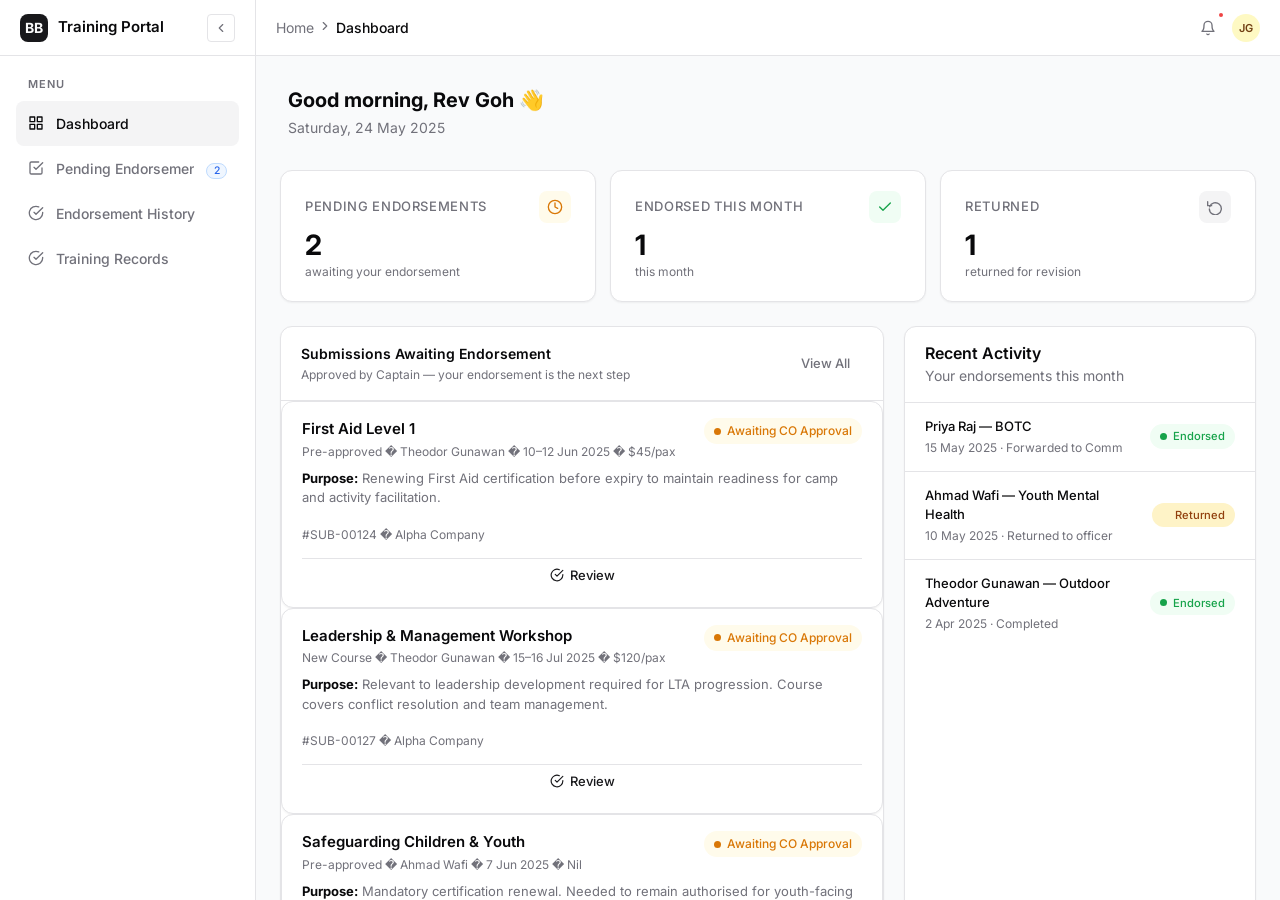
<file: pages/chaplain.html>
<!DOCTYPE html>
<html lang="en" style="height:100%;">
<head>
  <meta charset="UTF-8" />
  <meta name="viewport" content="width=device-width, initial-scale=1.0" />
  <title>Chaplain — BB Training Portal</title>
  <link rel="preconnect" href="https://fonts.googleapis.com" />
  <link rel="preconnect" href="https://fonts.gstatic.com" crossorigin />
  <link href="https://fonts.googleapis.com/css2?family=Inter:wght@400;500;600;700;800&display=swap" rel="stylesheet" />
  <link rel="stylesheet" href="../components/styles.css" />
</head>
<body style="height:100%;overflow:hidden;">

<div class="layout" style="height:100%;">

  <!-- ── Sidebar ──────────────────────────────────────────────── -->
  <aside class="sidebar">
    <div class="sidebar-header">
      <div class="sidebar-brand">
        <div class="sidebar-logo">BB</div>
        <span class="sidebar-brand-name">Training Portal</span>
      </div>
      <button class="sidebar-toggle" title="Collapse sidebar">
        <svg viewBox="0 0 24 24" fill="none" stroke="currentColor" stroke-width="2" stroke-linecap="round" stroke-linejoin="round"><path d="m15 18-6-6 6-6"/></svg>
      </button>
    </div>
    <nav class="sidebar-nav">
      <div class="sidebar-section">
        <div class="sidebar-section-label">Menu</div>
        <a href="#" id="nav-dashboard" class="nav-item active" onclick="showSection('dashboard');return false;">
          <span class="nav-item-icon"><svg viewBox="0 0 24 24" fill="none" stroke="currentColor" stroke-width="2" stroke-linecap="round" stroke-linejoin="round"><rect x="3" y="3" width="7" height="7"/><rect x="14" y="3" width="7" height="7"/><rect x="14" y="14" width="7" height="7"/><rect x="3" y="14" width="7" height="7"/></svg></span>
          <span class="nav-item-label">Dashboard</span>
        </a>
        <a href="#" id="nav-approvals" class="nav-item" onclick="showSection('approvals');return false;">
          <span class="nav-item-icon"><svg viewBox="0 0 24 24" fill="none" stroke="currentColor" stroke-width="2" stroke-linecap="round" stroke-linejoin="round"><polyline points="9 11 12 14 22 4"/><path d="M21 12v7a2 2 0 0 1-2 2H5a2 2 0 0 1-2-2V5a2 2 0 0 1 2-2h11"/></svg></span>
          <span class="nav-item-label">Pending Endorsements</span>
          <span class="nav-item-badge"><span class="badge badge-info" style="font-size:.65rem;padding:.125rem .4rem;">2</span></span>
        </a>
        <a href="#" id="nav-history" class="nav-item" onclick="showSection('history');return false;">
          <span class="nav-item-icon"><svg viewBox="0 0 24 24" fill="none" stroke="currentColor" stroke-width="2" stroke-linecap="round" stroke-linejoin="round"><path d="M22 11.08V12a10 10 0 1 1-5.93-9.14"/><polyline points="22 4 12 14.01 9 11.01"/></svg></span>
          <span class="nav-item-label">Endorsement History</span>
        </a>
        <a href="#" id="nav-records" class="nav-item" onclick="showSection('records');return false;">
          <span class="nav-item-icon"><svg viewBox="0 0 24 24" fill="none" stroke="currentColor" stroke-width="2" stroke-linecap="round" stroke-linejoin="round"><path d="M22 11.08V12a10 10 0 1 1-5.93-9.14"/><polyline points="22 4 12 14.01 9 11.01"/></svg></span>
          <span class="nav-item-label">Training Records</span>
        </a>
      </div>
    </nav>
  </aside>

  <!-- ── Main ─────────────────────────────────────────────────── -->
  <div class="page-wrapper">

    <!-- Topbar -->
    <div class="topbar">
      <div class="topbar-left">
        <nav class="breadcrumb">
          <div class="breadcrumb-item"><a href="#">Home</a></div>
          <div class="breadcrumb-separator"><svg viewBox="0 0 24 24" fill="none" stroke="currentColor" stroke-width="2" stroke-linecap="round" stroke-linejoin="round"><polyline points="9 18 15 12 9 6"/></svg></div>
          <div class="breadcrumb-item" id="breadcrumb-current">Dashboard</div>
        </nav>
        <div class="mobile-topbar-title">BB Training Portal</div>
      </div>
      <div class="topbar-right">
        <div class="notif-btn">
          <button class="btn btn-ghost btn-icon" title="Notifications" data-dropdown="notif-menu">
            <svg viewBox="0 0 24 24" fill="none" stroke="currentColor" stroke-width="2" stroke-linecap="round" stroke-linejoin="round"><path d="M18 8A6 6 0 0 0 6 8c0 7-3 9-3 9h18s-3-2-3-9"/><path d="M13.73 21a2 2 0 0 1-3.46 0"/></svg>
          </button>
          <span class="notif-dot"></span>
        </div>
        <div class="dropdown-menu align-right" id="notif-menu" style="width:18rem;">
          <div class="dropdown-label">Notifications</div>
          <div class="dropdown-separator"></div>
          <div style="padding:0.5rem;display:flex;flex-direction:column;gap:0.375rem;">
            <div style="padding:0.5rem;border-radius:var(--radius);background:var(--muted);font-size:0.8125rem;">
              <div style="font-weight:500;color:var(--fg);">Endorsement requested</div>
              <div style="color:var(--muted-fg);font-size:0.75rem;margin-top:0.125rem;">Theodor Gunawan · First Aid Level 1 · 2 hours ago</div>
            </div>
            <div style="padding:0.5rem;border-radius:var(--radius);font-size:0.8125rem;">
              <div style="font-weight:500;color:var(--fg);">Endorsement requested</div>
              <div style="color:var(--muted-fg);font-size:0.75rem;margin-top:0.125rem;">Ahmad Wafi · Safeguarding Training · 5 hours ago</div>
            </div>
          </div>
        </div>
        <div style="position:relative;">
          <button class="avatar avatar-sm" style="background:#fef9c3;color:#713f12;cursor:pointer;border:none;" data-dropdown="topbar-user-menu">JG</button>
          <div class="dropdown-menu align-right" id="topbar-user-menu" style="width:14rem;top:2.5rem;">
            <div class="dropdown-label">Joseph Goh</div>
            <div style="padding:0.25rem 0.75rem 0.5rem;font-size:0.75rem;color:var(--muted-fg);">Chaplain</div>
            <div class="dropdown-separator"></div>
            <button class="dropdown-item"><svg viewBox="0 0 24 24" fill="none" stroke="currentColor" stroke-width="2" stroke-linecap="round" stroke-linejoin="round"><path d="M20 21v-2a4 4 0 0 0-4-4H8a4 4 0 0 0-4 4v2"/><circle cx="12" cy="7" r="4"/></svg>My Profile</button>
            <div class="dropdown-separator"></div>
            <a href="../index.html" class="dropdown-item destructive"><svg viewBox="0 0 24 24" fill="none" stroke="currentColor" stroke-width="2" stroke-linecap="round" stroke-linejoin="round"><path d="M9 21H5a2 2 0 0 1-2-2V5a2 2 0 0 1 2-2h4"/><polyline points="16 17 21 12 16 7"/><line x1="21" y1="12" x2="9" y2="12"/></svg>Log Out</a>
          </div>
        </div>
      </div>
    </div>

    <main class="page-content">

      <!-- ══════════════════════════════════════════════════════
           SECTION: Dashboard
           ══════════════════════════════════════════════════════ -->
      <div id="section-dashboard" data-display="flex" style="display:flex;flex-direction:column;min-height:calc(100vh - 3.5rem - 3rem);">
        <div class="page-header">
          <div>
            <h1 class="page-title">Good morning, Rev Goh 👋</h1>
            <p class="page-subtitle">Saturday, 24 May 2025</p>
          </div>
        </div>

        <!-- Stat cards -->
        <div style="display:grid;grid-template-columns:repeat(3,1fr);gap:0.875rem;margin-bottom:1.5rem;flex-shrink:0;">
          <div class="stat-card" style="cursor:pointer;" onclick="showSection('approvals')">
            <div class="stat-card-header">
              <span class="stat-card-label">Pending Endorsements</span>
              <div class="stat-card-icon" style="background:#fffbeb;color:var(--warning);">
                <svg viewBox="0 0 24 24" fill="none" stroke="currentColor" stroke-width="2" stroke-linecap="round" stroke-linejoin="round"><circle cx="12" cy="12" r="10"/><polyline points="12 6 12 12 16 14"/></svg>
              </div>
            </div>
            <div class="stat-card-value">2</div>
            <div class="stat-card-trend">awaiting your endorsement</div>
          </div>
          <div class="stat-card" style="cursor:pointer;" onclick="showSection('history')">
            <div class="stat-card-header">
              <span class="stat-card-label">Endorsed This Month</span>
              <div class="stat-card-icon" style="background:#f0fdf4;color:var(--success);">
                <svg viewBox="0 0 24 24" fill="none" stroke="currentColor" stroke-width="2" stroke-linecap="round" stroke-linejoin="round"><polyline points="20 6 9 17 4 12"/></svg>
              </div>
            </div>
            <div class="stat-card-value">1</div>
            <div class="stat-card-trend">this month</div>
          </div>
          <div class="stat-card" style="cursor:pointer;" onclick="showSection('history')">
            <div class="stat-card-header">
              <span class="stat-card-label">Returned</span>
              <div class="stat-card-icon">
                <svg viewBox="0 0 24 24" fill="none" stroke="currentColor" stroke-width="2" stroke-linecap="round" stroke-linejoin="round"><polyline points="1 4 1 10 7 10"/><path d="M3.51 15a9 9 0 1 0 .49-3.29"/></svg>
              </div>
            </div>
            <div class="stat-card-value">1</div>
            <div class="stat-card-trend">returned for revision</div>
          </div>
        </div>

        <!-- Two-column layout: pending endorsements + recent activity -->
        <div style="display:grid;grid-template-columns:1fr 22rem;gap:1.25rem;align-items:stretch;flex:1;">

          <!-- Left: pending endorsements list -->
          <div style="display:flex;flex-direction:column;">
            <div class="card" style="flex:1;padding:0;display:flex;flex-direction:column;">
              <div style="display:flex;align-items:center;justify-content:space-between;padding:1rem 1.25rem;border-bottom:1px solid var(--border);">
                <div>
                  <div style="font-size:0.875rem;font-weight:600;">Submissions Awaiting Endorsement</div>
                  <div style="font-size:0.75rem;color:var(--muted-fg);margin-top:0.125rem;">Approved by Captain — your endorsement is the next step</div>
                </div>
                <button class="btn btn-ghost btn-sm" onclick="showSection('approvals')">View All</button>
              </div>
              <div id="chaplain-dashboard-pending" style="flex:1;display:flex;flex-direction:column;"></div>
            </div>
          </div>

          <!-- Right: recent endorsement activity -->
          <div style="display:flex;flex-direction:column;">
            <div class="card" style="flex:1;padding:0;display:flex;flex-direction:column;">
              <div style="padding:1rem 1.25rem;border-bottom:1px solid var(--border);">
                <h3 class="card-title">Recent Activity</h3>
                <p class="card-description" style="margin-top:0.125rem;">Your endorsements this month</p>
              </div>
              <div style="flex:1;display:flex;flex-direction:column;">
                <div style="display:flex;align-items:center;justify-content:space-between;gap:0.75rem;padding:0.875rem 1.25rem;border-bottom:1px solid var(--border);font-size:0.8125rem;">
                  <div>
                    <div style="font-weight:500;">Priya Raj — BOTC</div>
                    <div style="color:var(--muted-fg);font-size:.75rem;margin-top:.125rem;">15 May 2025 · Forwarded to Comm</div>
                  </div>
                  <span class="status-pill approved" style="font-size:.7rem;flex-shrink:0;">Endorsed</span>
                </div>
                <div style="display:flex;align-items:center;justify-content:space-between;gap:0.75rem;padding:0.875rem 1.25rem;border-bottom:1px solid var(--border);font-size:0.8125rem;">
                  <div>
                    <div style="font-weight:500;">Ahmad Wafi — Youth Mental Health</div>
                    <div style="color:var(--muted-fg);font-size:.75rem;margin-top:.125rem;">10 May 2025 · Returned to officer</div>
                  </div>
                  <span class="status-pill" style="background:#fef3c7;color:#92400e;font-size:.7rem;flex-shrink:0;">Returned</span>
                </div>
                <div style="display:flex;align-items:center;justify-content:space-between;gap:0.75rem;padding:0.875rem 1.25rem;font-size:0.8125rem;">
                  <div>
                    <div style="font-weight:500;">Theodor Gunawan — Outdoor Adventure</div>
                    <div style="color:var(--muted-fg);font-size:.75rem;margin-top:.125rem;">2 Apr 2025 · Completed</div>
                  </div>
                  <span class="status-pill approved" style="font-size:.7rem;flex-shrink:0;">Endorsed</span>
                </div>
              </div>
            </div>
          </div><!-- /right -->

        </div><!-- /two-column grid -->
      </div><!-- /section-dashboard -->


      <!-- ══════════════════════════════════════════════════════
           SECTION: Pending Endorsements
           ══════════════════════════════════════════════════════ -->
      <div id="section-approvals" style="display:none;">
        <div class="page-header">
          <div>
            <h1 class="page-title">Pending Endorsements</h1>
            <p class="page-subtitle">Submissions approved by their Captain, awaiting your endorsement</p>
          </div>
        </div>

        <div style="display:flex;align-items:center;gap:0.75rem;margin-bottom:1.25rem;flex-wrap:wrap;">
          <div class="input-wrapper" style="flex:1;min-width:14rem;max-width:22rem;">
            <span class="input-icon-left"><svg viewBox="0 0 24 24" fill="none" stroke="currentColor" stroke-width="2" stroke-linecap="round" stroke-linejoin="round"><circle cx="11" cy="11" r="8"/><path d="m21 21-4.35-4.35"/></svg></span>
            <input class="input has-icon-left" type="text" placeholder="Search by officer or course…" oninput="filterEndorsements(this.value)" />
          </div>
          <select class="input" style="width:auto;" onchange="filterEndorsementCompany(this.value)">
            <option value="">All Companies</option>
            <option value="alpha">Alpha</option>
            <option value="bravo">Bravo</option>
            <option value="charlie">Charlie</option>
          </select>
        </div>

        <div class="card" style="padding:0;overflow:hidden;">
          <table class="table" id="endorsements-table">
            <thead>
              <tr>
                <th>Ref #</th>
                <th>Officer</th>
                <th>Course</th>
                <th>Type</th>
                <th>Captain Approved</th>
                <th>Dates</th>
                <th style="width:11rem;"></th>
              </tr>
            </thead>
            <tbody id="tbody-endorsements"></tbody>
          </table>
        </div>
      </div><!-- /section-approvals -->


      <!-- ══════════════════════════════════════════════════════
           SECTION: Endorsement History
           ══════════════════════════════════════════════════════ -->
      <div id="section-history" style="display:none;">
        <div class="page-header">
          <div>
            <h1 class="page-title">Endorsement History</h1>
            <p class="page-subtitle">All submissions you have endorsed or returned</p>
          </div>
        </div>

        <div class="card" style="padding:0;overflow:hidden;">
          <table class="table">
            <thead>
              <tr>
                <th>Ref #</th>
                <th>Officer</th>
                <th>Course</th>
                <th>Action</th>
                <th>Date</th>
                <th>Forwarded to</th>
              </tr>
            </thead>
            <tbody id="tbody-endorsement-history">
              <tr>
                <td style="font-family:monospace;font-size:0.8rem;color:var(--muted-fg);">#SUB-00118</td>
                <td>
                  <div style="display:flex;align-items:center;gap:0.5rem;">
                    <div class="avatar avatar-sm" style="background:#f3e8ff;color:#7c3aed;">PR</div>
                    <span style="font-weight:500;font-size:0.875rem;">Priya Raj</span>
                  </div>
                </td>
                <td>BOTC</td>
                <td><span class="status-pill approved">Endorsed</span></td>
                <td style="color:var(--muted-fg);">15 May 2025</td>
                <td style="font-size:0.8125rem;color:var(--muted-fg);">Training Comm</td>
              </tr>
              <tr>
                <td style="font-family:monospace;font-size:0.8rem;color:var(--muted-fg);">#SUB-00112</td>
                <td>
                  <div style="display:flex;align-items:center;gap:0.5rem;">
                    <div class="avatar avatar-sm">AW</div>
                    <span style="font-weight:500;font-size:0.875rem;">Ahmad Wafi</span>
                  </div>
                </td>
                <td>Youth Mental Health Awareness</td>
                <td><span class="status-pill" style="background:#fef3c7;color:#92400e;">Returned</span></td>
                <td style="color:var(--muted-fg);">10 May 2025</td>
                <td style="font-size:0.8125rem;color:var(--muted-fg);">Returned to officer</td>
              </tr>
              <tr>
                <td style="font-family:monospace;font-size:0.8rem;color:var(--muted-fg);">#SUB-00108</td>
                <td>
                  <div style="display:flex;align-items:center;gap:0.5rem;">
                    <div class="avatar avatar-sm" style="background:#dbeafe;color:#1d4ed8;">TG</div>
                    <span style="font-weight:500;font-size:0.875rem;">Theodor Gunawan</span>
                  </div>
                </td>
                <td>Outdoor Adventure Leadership</td>
                <td><span class="status-pill approved">Endorsed</span></td>
                <td style="color:var(--muted-fg);">2 Apr 2025</td>
                <td style="font-size:0.8125rem;color:var(--muted-fg);">Completed</td>
              </tr>
              <tr>
                <td style="font-family:monospace;font-size:0.8rem;color:var(--muted-fg);">#SUB-00101</td>
                <td>
                  <div style="display:flex;align-items:center;gap:0.5rem;">
                    <div class="avatar avatar-sm" style="background:#fce7f3;color:#9d174d;">LY</div>
                    <span style="font-weight:500;font-size:0.875rem;">Lena Yeo</span>
                  </div>
                </td>
                <td>AOTC</td>
                <td><span class="status-pill approved">Endorsed</span></td>
                <td style="color:var(--muted-fg);">18 Mar 2025</td>
                <td style="font-size:0.8125rem;color:var(--muted-fg);">Training Comm</td>
              </tr>
              <tr>
                <td style="font-family:monospace;font-size:0.8rem;color:var(--muted-fg);">#SUB-00095</td>
                <td>
                  <div style="display:flex;align-items:center;gap:0.5rem;">
                    <div class="avatar avatar-sm" style="background:#fef9c3;color:#854d0e;">SL</div>
                    <span style="font-weight:500;font-size:0.875rem;">Samuel Lim</span>
                  </div>
                </td>
                <td>Rifle Range Safety</td>
                <td><span class="status-pill approved">Endorsed</span></td>
                <td style="color:var(--muted-fg);">5 Mar 2025</td>
                <td style="font-size:0.8125rem;color:var(--muted-fg);">Completed</td>
              </tr>
            </tbody>
          </table>
        </div>
      </div><!-- /section-history -->


      <!-- ══════════════════════════════════════════════════════
           SECTION: Training Records
           ══════════════════════════════════════════════════════ -->
      <div id="section-records" style="display:none;">

        <div class="page-header">
          <div>
            <h1 class="page-title">Training Records</h1>
            <p class="page-subtitle">Your personal certifications and an overview of all officers you've endorsed</p>
          </div>
          <div class="page-actions">
            <button class="btn btn-outline" onclick="showToast('success','Export','Training records exported as CSV')">
              <svg viewBox="0 0 24 24" fill="none" stroke="currentColor" stroke-width="2" stroke-linecap="round" stroke-linejoin="round"><path d="M21 15v4a2 2 0 0 1-2 2H5a2 2 0 0 1-2-2v-4"/><polyline points="7 10 12 15 17 10"/><line x1="12" y1="15" x2="12" y2="3"/></svg>
              Export CSV
            </button>
          </div>
        </div>

        <!-- Sub-tab switcher -->
        <div style="display:flex;gap:0.25rem;padding:0.25rem;background:var(--muted);border-radius:var(--radius);width:fit-content;margin-bottom:1.5rem;">
          <button id="chaptab-mine" onclick="switchChapRecordsTab('mine')" style="padding:0.4rem 1rem;border-radius:calc(var(--radius) - 2px);font-size:0.8125rem;font-weight:500;border:none;cursor:pointer;background:var(--bg);color:var(--fg);box-shadow:0 1px 2px rgba(0,0,0,.06);">My Records</button>
          <button id="chaptab-officers" onclick="switchChapRecordsTab('officers')" style="padding:0.4rem 1rem;border-radius:calc(var(--radius) - 2px);font-size:0.8125rem;font-weight:500;border:none;cursor:pointer;background:transparent;color:var(--muted-fg);">Officers Overview</button>
        </div>

        <!-- ── My Records ── -->
        <div id="chap-records-mine">
          <div style="display:flex;gap:0.625rem;margin-bottom:1.25rem;flex-wrap:wrap;">
            <div style="display:flex;align-items:center;gap:0.5rem;padding:0.5rem 0.875rem;background:#f0fdf4;border:1px solid #bbf7d0;border-radius:var(--radius);font-size:0.8125rem;">
              <svg viewBox="0 0 24 24" fill="none" stroke="var(--success)" stroke-width="2" stroke-linecap="round" stroke-linejoin="round" style="width:1rem;height:1rem;flex-shrink:0;"><path d="M22 11.08V12a10 10 0 1 1-5.93-9.14"/><polyline points="22 4 12 14.01 9 11.01"/></svg>
              <span style="font-weight:600;color:#166534;">5</span><span style="color:#166534;">Completed</span>
            </div>
            <div style="display:flex;align-items:center;gap:0.5rem;padding:0.5rem 0.875rem;background:var(--muted);border:1px solid var(--border);border-radius:var(--radius);font-size:0.8125rem;color:var(--muted-fg);">
              All active
            </div>
          </div>

          <div class="card" style="padding:0;overflow:hidden;">
            <table class="table">
              <thead>
                <tr>
                  <th>Course / Training</th>
                  <th>Category</th>
                  <th>Completed</th>
                  <th>Expiry</th>
                  <th>Status</th>
                  <th style="width:7rem;"></th>
                </tr>
              </thead>
              <tbody id="tbody-chap-my-records">
                <tr>
                  <td style="font-weight:500;">BB Chaplaincy Orientation</td>
                  <td><span class="chip">Mandatory</span></td>
                  <td>5 Aug 2017</td>
                  <td style="color:var(--muted-fg);">No expiry</td>
                  <td><span class="status-pill approved">Active</span></td>
                  <td><button class="btn btn-ghost btn-sm" onclick="openChapRecordDetail('orientation')">View details</button></td>
                </tr>
                <tr>
                  <td style="font-weight:500;">Safeguarding Children &amp; Youth</td>
                  <td><span class="chip">Mandatory</span></td>
                  <td>20 Jan 2022</td>
                  <td style="color:var(--muted-fg);">20 Jan 2025</td>
                  <td><span class="status-pill approved">Active</span></td>
                  <td><button class="btn btn-ghost btn-sm" onclick="openChapRecordDetail('safeguard')">View details</button></td>
                </tr>
                <tr>
                  <td style="font-weight:500;">Youth Mental Health Awareness</td>
                  <td><span class="chip">Mandatory</span></td>
                  <td>11 Mar 2022</td>
                  <td style="color:var(--muted-fg);">No expiry</td>
                  <td><span class="status-pill approved">Active</span></td>
                  <td><button class="btn btn-ghost btn-sm" onclick="openChapRecordDetail('mentalhealth')">View details</button></td>
                </tr>
                <tr>
                  <td style="font-weight:500;">CPR + AED Certification</td>
                  <td><span class="chip">Recurring</span></td>
                  <td>14 Feb 2024</td>
                  <td style="color:var(--muted-fg);">14 Feb 2026</td>
                  <td><span class="status-pill approved">Active</span></td>
                  <td><button class="btn btn-ghost btn-sm" onclick="openChapRecordDetail('cpr')">View details</button></td>
                </tr>
                <tr>
                  <td style="font-weight:500;">Pastoral Care in Youth Organisations</td>
                  <td><span class="chip">Elective</span></td>
                  <td>7 Oct 2020</td>
                  <td style="color:var(--muted-fg);">No expiry</td>
                  <td><span class="status-pill approved">Active</span></td>
                  <td><button class="btn btn-ghost btn-sm" onclick="openChapRecordDetail('pastoral')">View details</button></td>
                </tr>
              </tbody>
            </table>
          </div>
        </div>

        <!-- ── Officers Overview ── -->
        <div id="chap-records-officers" style="display:none;">
          <div class="alert alert-info" style="margin-bottom:1rem;">
            <div class="alert-icon"><svg viewBox="0 0 24 24" fill="none" stroke="currentColor" stroke-width="2" stroke-linecap="round" stroke-linejoin="round"><circle cx="12" cy="12" r="10"/><line x1="12" y1="8" x2="12" y2="12"/><line x1="12" y1="16" x2="12.01" y2="16"/></svg></div>
            <div class="alert-body">
              <div class="alert-title">Cross-company view</div>
              <div class="alert-description">As Chaplain, you can view training records for all officers across companies whose submissions you have endorsed.</div>
            </div>
          </div>

          <div style="display:flex;align-items:center;gap:0.75rem;margin-bottom:1rem;flex-wrap:wrap;">
            <div class="input-wrapper" style="flex:1;min-width:14rem;max-width:22rem;">
              <span class="input-icon-left"><svg viewBox="0 0 24 24" fill="none" stroke="currentColor" stroke-width="2" stroke-linecap="round" stroke-linejoin="round"><circle cx="11" cy="11" r="8"/><path d="m21 21-4.35-4.35"/></svg></span>
              <input class="input has-icon-left" type="text" placeholder="Search officer or course…" oninput="filterChapOfficerRecords(this.value)" />
            </div>
            <select class="input" style="width:auto;" onchange="filterChapOfficerRecordsByCompany(this.value)">
              <option value="">All Companies</option>
              <option value="alpha">Alpha</option>
              <option value="bravo">Bravo</option>
              <option value="charlie">Charlie</option>
            </select>
          </div>

          <div class="card" style="padding:0;overflow:hidden;">
            <table class="table" id="chap-officer-records-table">
              <thead>
                <tr>
                  <th>Officer</th>
                  <th>Company</th>
                  <th>Course / Training</th>
                  <th>Completed</th>
                  <th>Expiry</th>
                  <th>Status</th>
                </tr>
              </thead>
              <tbody id="tbody-chap-officers">
                <tr data-company="alpha" data-search="john tan first aid level 1 alpha">
                  <td><div style="display:flex;align-items:center;gap:0.5rem;"><div class="avatar avatar-sm" style="background:#dbeafe;color:#1d4ed8;">TG</div><div style="font-weight:500;font-size:0.875rem;">Theodor Gunawan</div></div></td>
                  <td style="color:var(--muted-fg);">Alpha</td>
                  <td style="font-weight:500;">First Aid Level 1</td>
                  <td>12 Jun 2025</td>
                  <td style="color:var(--muted-fg);">12 Jun 2027</td>
                  <td><span class="status-pill approved">Active</span></td>
                </tr>
                <tr data-company="alpha" data-search="john tan oco alpha">
                  <td><div style="display:flex;align-items:center;gap:0.5rem;"><div class="avatar avatar-sm" style="background:#dbeafe;color:#1d4ed8;">TG</div><div style="font-weight:500;font-size:0.875rem;">Theodor Gunawan</div></div></td>
                  <td style="color:var(--muted-fg);">Alpha</td>
                  <td style="font-weight:500;">OCO</td>
                  <td>15 Jan 2021</td>
                  <td style="color:var(--muted-fg);">No expiry</td>
                  <td><span class="status-pill approved">Active</span></td>
                </tr>
                <tr data-company="bravo" data-search="ahmad wafi safeguarding bravo">
                  <td><div style="display:flex;align-items:center;gap:0.5rem;"><div class="avatar avatar-sm">AW</div><div style="font-weight:500;font-size:0.875rem;">Ahmad Wafi</div></div></td>
                  <td style="color:var(--muted-fg);">Bravo</td>
                  <td style="font-weight:500;">Safeguarding Children &amp; Youth</td>
                  <td>7 Jun 2025</td>
                  <td style="color:var(--muted-fg);">7 Jun 2028</td>
                  <td><span class="status-pill approved">Active</span></td>
                </tr>
                <tr data-company="alpha" data-search="priya raj botc aotc alpha">
                  <td><div style="display:flex;align-items:center;gap:0.5rem;"><div class="avatar avatar-sm" style="background:#f3e8ff;color:#7c3aed;">PR</div><div style="font-weight:500;font-size:0.875rem;">Priya Raj</div></div></td>
                  <td style="color:var(--muted-fg);">Alpha</td>
                  <td style="font-weight:500;">AOTC</td>
                  <td>18 Jun 2023</td>
                  <td style="color:var(--muted-fg);">No expiry</td>
                  <td><span class="status-pill approved">Active</span></td>
                </tr>
                <tr data-company="alpha" data-search="lena yeo aotc alpha outdoor adventure">
                  <td><div style="display:flex;align-items:center;gap:0.5rem;"><div class="avatar avatar-sm" style="background:#fce7f3;color:#9d174d;">LY</div><div style="font-weight:500;font-size:0.875rem;">Lena Yeo</div></div></td>
                  <td style="color:var(--muted-fg);">Alpha</td>
                  <td style="font-weight:500;">Outdoor Adventure Leadership</td>
                  <td>2 Jul 2021</td>
                  <td style="color:var(--muted-fg);">No expiry</td>
                  <td><span class="status-pill approved">Active</span></td>
                </tr>
              </tbody>
            </table>
          </div>
        </div>

      </div><!-- /section-records -->

    </main>
  </div>
</div>


<!-- ── Detail Modal ──────────────────────────────────────────── -->
<div class="dialog-overlay" id="detail-overlay" onclick="closeDetailDialog(event)">
  <div class="dialog" style="max-width:36rem;width:100%;" onclick="event.stopPropagation()">
    <div class="dialog-header" style="display:flex;align-items:flex-start;justify-content:space-between;gap:1rem;">
      <div>
        <div class="dialog-title" id="detail-title"></div>
        <div class="dialog-description" id="detail-ref"></div>
      </div>
      <button class="dialog-close" onclick="closeDetailDialog()">
        <svg viewBox="0 0 24 24" fill="none" stroke="currentColor" stroke-width="2" stroke-linecap="round" stroke-linejoin="round"><line x1="18" y1="6" x2="6" y2="18"/><line x1="6" y1="6" x2="18" y2="18"/></svg>
      </button>
    </div>
    <div class="dialog-content" id="detail-content"></div>
    <div class="dialog-footer">
      <button class="btn btn-outline" onclick="closeDetailDialog()">Close</button>
      <button class="btn btn-outline" style="color:var(--destructive);border-color:var(--destructive);" id="detail-return-btn">Return</button>
      <button class="btn btn-default" id="detail-endorse-btn">Endorse</button>
    </div>
  </div>
</div>

<!-- ── Endorse Dialog ────────────────────────────────────────── -->
<div class="dialog-overlay" id="endorse-overlay" onclick="event.target===this&&closeEndorseDialog()">
  <div class="dialog" style="max-width:26rem;width:100%;" onclick="event.stopPropagation()">
    <div class="dialog-header">
      <div class="dialog-title">Endorse submission?</div>
      <div class="dialog-description" id="endorse-desc"></div>
    </div>
    <div class="dialog-content">
      <div class="form-group">
        <label class="label">Note <span style="color:var(--muted-fg);font-weight:400;">(optional)</span></label>
        <textarea class="input" id="endorse-note" rows="2" placeholder="Add any pastoral remarks or encouragement…"></textarea>
      </div>
    </div>
    <div class="dialog-footer">
      <button class="btn btn-outline" onclick="closeEndorseDialog()">Cancel</button>
      <button class="btn btn-default" onclick="confirmEndorse()">
        <svg viewBox="0 0 24 24" fill="none" stroke="currentColor" stroke-width="2" stroke-linecap="round" stroke-linejoin="round"><polyline points="20 6 9 17 4 12"/></svg>
        Confirm Endorsement
      </button>
    </div>
  </div>
</div>

<!-- ── Return Dialog ─────────────────────────────────────────── -->
<div class="dialog-overlay" id="return-overlay" onclick="event.target===this&&closeReturnDialog()">
  <div class="dialog" style="max-width:26rem;width:100%;" onclick="event.stopPropagation()">
    <div class="dialog-header">
      <div class="dialog-title">Return submission?</div>
      <div class="dialog-description" id="return-desc"></div>
    </div>
    <div class="dialog-content">
      <div class="form-group">
        <label class="label label-required">Reason for returning</label>
        <textarea class="input" id="return-reason" rows="3" placeholder="Explain what needs to be revised before you can endorse this request…"></textarea>
        <span class="helper-text">This message will be forwarded to the officer.</span>
      </div>
    </div>
    <div class="dialog-footer">
      <button class="btn btn-outline" onclick="closeReturnDialog()">Cancel</button>
      <button class="btn btn-outline" style="color:var(--destructive);border-color:var(--destructive);" onclick="confirmReturn()">Return to Officer</button>
    </div>
  </div>
</div>


<script src="../components/components.js"></script>
<script src="../data/data.js"></script>
<script>
BB.loadUserSubmissions();
// ── Section navigation ────────────────────────────────────────────
const sections = ['dashboard','approvals','history','records'];
const labels   = { dashboard:'Dashboard', approvals:'Pending Endorsements', history:'Endorsement History', records:'Training Records' };

function showSection(id) {
  sections.forEach(s => {
    const el = document.getElementById('section-' + s);
    el.style.display = (s === id) ? (el.dataset.display || 'block') : 'none';
    const nav = document.getElementById('nav-' + s);
    if (nav) nav.classList.toggle('active', s === id);
  });
  document.getElementById('breadcrumb-current').textContent = labels[id] || id;
  document.querySelector('.page-content').scrollTop = 0;
}

// ── Filters ───────────────────────────────────────────────────────
function filterEndorsements(q) {
  document.querySelectorAll('#endorsements-table tbody tr').forEach(r => {
    r.style.display = r.dataset.search.includes(q.toLowerCase()) ? '' : 'none';
  });
}
function filterEndorsementCompany(c) {
  document.querySelectorAll('#endorsements-table tbody tr').forEach(r => {
    r.style.display = !c || r.dataset.company === c ? '' : 'none';
  });
}


let _ref = '', _name = '', _course = '';

function openDetailDialog(ref) {
  window.location.href = 'submit.html?ref=' + ref + '&role=chaplain';
}
function closeDetailDialog() { /* no-op */ }



function openEndorseDialog(ref, name, course) {
  _ref = ref; _name = name; _course = course;
  document.getElementById('endorse-desc').innerHTML = `Endorsing <strong>"${course}"</strong> — this will forward the request to Training Comm (if required) or mark it as approved.`;
  document.getElementById('endorse-note').value = '';
  document.getElementById('endorse-overlay').classList.add('open');
}
function closeEndorseDialog() { document.getElementById('endorse-overlay').classList.remove('open'); }
function confirmEndorse() {
  const note = document.getElementById('endorse-note').value.trim();
  closeEndorseDialog();
  BB.advanceSubmission(_ref, 'endorse', 'chaplain', note);
  showToast('success', 'Endorsed', `"${_course}" has been endorsed and forwarded.`);
  refreshChaplainQueues();
}

// ── Records sub-tabs ─────────────────────────────────────────────
function switchChapRecordsTab(tab) {
  document.getElementById('chap-records-mine').style.display     = tab === 'mine'    ? '' : 'none';
  document.getElementById('chap-records-officers').style.display = tab === 'officers' ? '' : 'none';
  const mine = document.getElementById('chaptab-mine');
  const off  = document.getElementById('chaptab-officers');
  if (tab === 'mine') {
    mine.style.cssText += 'background:var(--bg);color:var(--fg);box-shadow:0 1px 2px rgba(0,0,0,.06);';
    off.style.cssText  += 'background:transparent;color:var(--muted-fg);box-shadow:none;';
  } else {
    off.style.cssText  += 'background:var(--bg);color:var(--fg);box-shadow:0 1px 2px rgba(0,0,0,.06);';
    mine.style.cssText += 'background:transparent;color:var(--muted-fg);box-shadow:none;';
  }
}
function filterChapOfficerRecords(q) {
  document.querySelectorAll('#chap-officer-records-table tbody tr').forEach(r => {
    r.style.display = r.dataset.search.includes(q.toLowerCase()) ? '' : 'none';
  });
}
function filterChapOfficerRecordsByCompany(c) {
  document.querySelectorAll('#chap-officer-records-table tbody tr').forEach(r => {
    r.style.display = !c || r.dataset.company === c ? '' : 'none';
  });
}

// ── Chaplain record detail modal ────────────────────────────────
function openChapRecordDetail(id) {
  const rec = BB.records.find(r => r.id === id);
  if (!rec) return;
  const cName = BB.recordCourseName(rec);
  const catLabel = rec.category.charAt(0).toUpperCase() + rec.category.slice(1);
  document.getElementById('detail-title').textContent = cName;
  document.getElementById('detail-ref').textContent   = catLabel + ' · ' + (rec.expiry ? 'Expires ' + rec.expiry : 'No expiry');
  document.getElementById('detail-content').innerHTML = BB.recordDetailHTML(id);
  document.getElementById('detail-return-btn').style.display  = 'none';
  document.getElementById('detail-endorse-btn').style.display = 'none';
  document.getElementById('detail-overlay').classList.add('open');
}



function openReturnDialog(ref, name, course) {
  _ref = ref; _name = name; _course = course;
  document.getElementById('return-desc').innerHTML = `Returning <strong>"${course}"</strong> — the officer will be notified to revise and resubmit.`;
  document.getElementById('return-reason').value = '';
  document.getElementById('return-overlay').classList.add('open');
}
function closeReturnDialog() { document.getElementById('return-overlay').classList.remove('open'); }
function confirmReturn() {
  if (!document.getElementById('return-reason').value.trim()) {
    showToast('warning', 'Reason required', 'Please provide a reason before returning the submission.');
    return;
  }
  const reason = document.getElementById('return-reason').value.trim();
  closeReturnDialog();
  BB.advanceSubmission(_ref, 'return', 'chaplain', reason);
  showToast('info', 'Returned', `"${_course}" returned to the officer for revision.`);
  refreshChaplainQueues();
}

function refreshChaplainQueues() {
  BB.renderChaplainPendingCards(document.getElementById('chaplain-dashboard-pending'), 5);
  BB.renderChaplainEndorsementsTable(document.getElementById('tbody-endorsements'));
}

// ── Render tables from shared data ───────────────────────────────
refreshChaplainQueues();
BB.renderChaplainEndorsementHistory(document.getElementById('tbody-endorsement-history'));
BB.renderChaplainMyRecordsTable('jg', document.getElementById('tbody-chap-my-records'));
BB.renderChaplainOfficersOverviewTable(document.getElementById('tbody-chap-officers'));
</script>
</body>
</html>
</file>
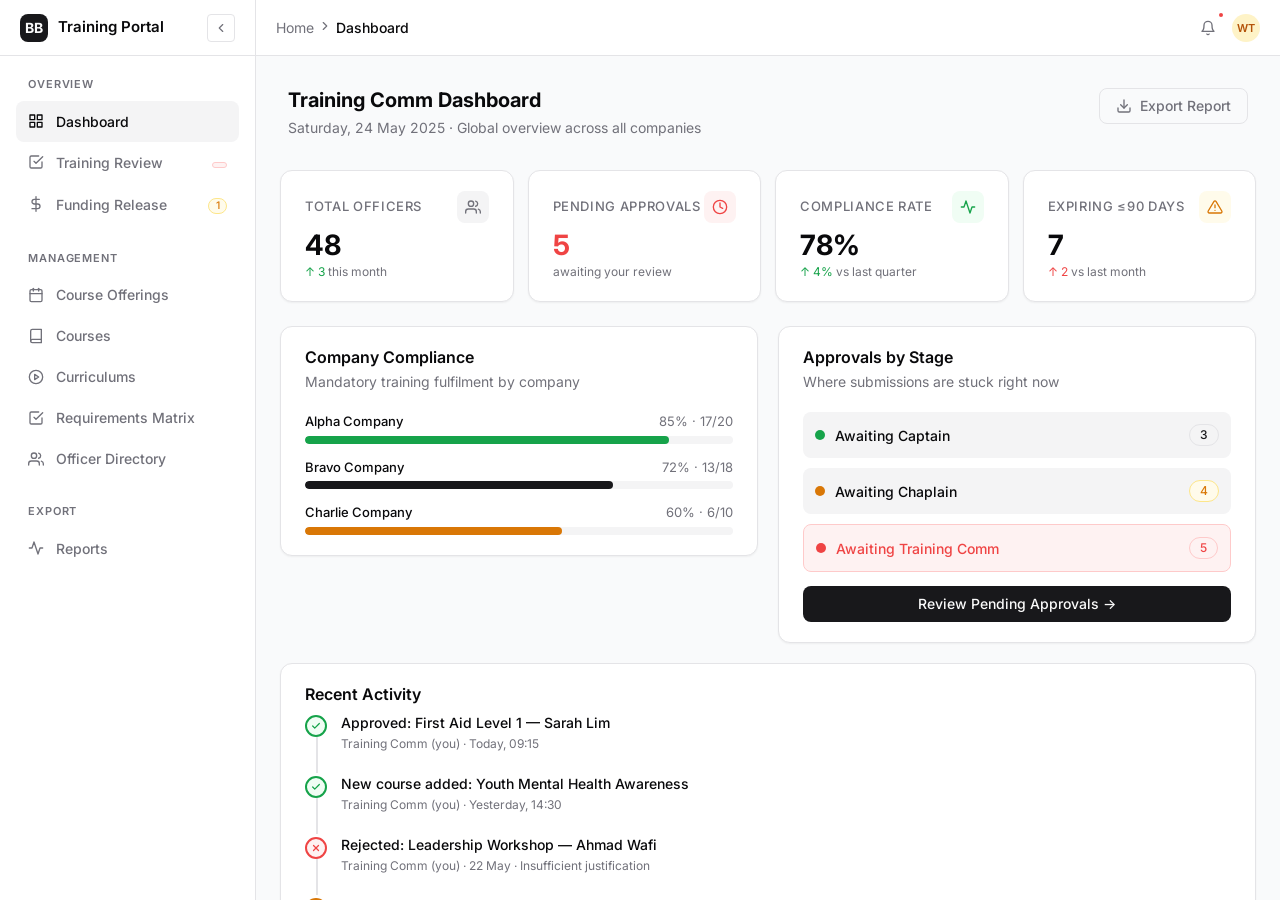
<file: pages/comm.html>
<!DOCTYPE html>
<html lang="en" style="height:100%;">
<head>
  <meta charset="UTF-8" />
  <meta name="viewport" content="width=device-width, initial-scale=1.0" />
  <title>Training Comm — BB Training Portal</title>
  <link rel="preconnect" href="https://fonts.googleapis.com" />
  <link rel="preconnect" href="https://fonts.gstatic.com" crossorigin />
  <link href="https://fonts.googleapis.com/css2?family=Inter:wght@400;500;600;700;800&display=swap" rel="stylesheet" />
  <link rel="stylesheet" href="../components/styles.css" />
</head>
<body style="height:100%;overflow:hidden;">

<div class="layout" style="height:100%;">

  <!-- ── Sidebar ──────────────────────────────────────────────── -->
  <aside class="sidebar">
    <div class="sidebar-header">
      <div class="sidebar-brand">
        <div class="sidebar-logo">BB</div>
        <span class="sidebar-brand-name">Training Portal</span>
      </div>
      <button class="sidebar-toggle" title="Collapse sidebar">
        <svg viewBox="0 0 24 24" fill="none" stroke="currentColor" stroke-width="2" stroke-linecap="round" stroke-linejoin="round"><path d="m15 18-6-6 6-6"/></svg>
      </button>
    </div>

    <nav class="sidebar-nav">
      <div class="sidebar-section">
        <div class="sidebar-section-label">Overview</div>
        <button class="nav-item active" onclick="switchTab('overview')">
          <span class="nav-item-icon"><svg viewBox="0 0 24 24" fill="none" stroke="currentColor" stroke-width="2" stroke-linecap="round" stroke-linejoin="round"><rect x="3" y="3" width="7" height="7"/><rect x="14" y="3" width="7" height="7"/><rect x="14" y="14" width="7" height="7"/><rect x="3" y="14" width="7" height="7"/></svg></span>
          <span class="nav-item-label">Dashboard</span>
        </button>
        <button class="nav-item" onclick="switchTab('approvals')">
          <span class="nav-item-icon"><svg viewBox="0 0 24 24" fill="none" stroke="currentColor" stroke-width="2" stroke-linecap="round" stroke-linejoin="round"><polyline points="9 11 12 14 22 4"/><path d="M21 12v7a2 2 0 0 1-2 2H5a2 2 0 0 1-2-2V5a2 2 0 0 1 2-2h11"/></svg></span>
          <span class="nav-item-label">Training Review</span>
          <span class="nav-item-badge"><span class="badge badge-destructive" id="badge-approvals" style="font-size:.65rem;padding:.125rem .4rem;">5</span></span>
        </button>
        <button class="nav-item" onclick="switchTab('funding')">
          <span class="nav-item-icon"><svg viewBox="0 0 24 24" fill="none" stroke="currentColor" stroke-width="2" stroke-linecap="round" stroke-linejoin="round"><line x1="12" y1="1" x2="12" y2="23"/><path d="M17 5H9.5a3.5 3.5 0 0 0 0 7h5a3.5 3.5 0 0 1 0 7H6"/></svg></span>
          <span class="nav-item-label">Funding Release</span>
          <span class="nav-item-badge"><span class="badge badge-warning" id="badge-funding" style="font-size:.65rem;padding:.125rem .4rem;">1</span></span>
        </button>
      </div>

      <div class="sidebar-section">
        <div class="sidebar-section-label">Management</div>
        <button class="nav-item" onclick="switchTab('offerings')">
          <span class="nav-item-icon"><svg viewBox="0 0 24 24" fill="none" stroke="currentColor" stroke-width="2" stroke-linecap="round" stroke-linejoin="round"><rect x="3" y="4" width="18" height="18" rx="2"/><line x1="16" y1="2" x2="16" y2="6"/><line x1="8" y1="2" x2="8" y2="6"/><line x1="3" y1="10" x2="21" y2="10"/></svg></span>
          <span class="nav-item-label">Course Offerings</span>
        </button>
        <button class="nav-item" onclick="switchTab('courses')">
          <span class="nav-item-icon"><svg viewBox="0 0 24 24" fill="none" stroke="currentColor" stroke-width="2" stroke-linecap="round" stroke-linejoin="round"><path d="M4 19.5A2.5 2.5 0 0 1 6.5 17H20"/><path d="M6.5 2H20v20H6.5A2.5 2.5 0 0 1 4 19.5v-15A2.5 2.5 0 0 1 6.5 2z"/></svg></span>
          <span class="nav-item-label">Courses</span>
        </button>
        <button class="nav-item" onclick="switchTab('curriculums')">
          <span class="nav-item-icon"><svg viewBox="0 0 24 24" fill="none" stroke="currentColor" stroke-width="2" stroke-linecap="round" stroke-linejoin="round"><circle cx="12" cy="12" r="10"/><polygon points="10 8 16 12 10 16 10 8"/></svg></span>
          <span class="nav-item-label">Curriculums</span>
        </button>
        <button class="nav-item" onclick="switchTab('requirements')">
          <span class="nav-item-icon"><svg viewBox="0 0 24 24" fill="none" stroke="currentColor" stroke-width="2" stroke-linecap="round" stroke-linejoin="round"><polyline points="9 11 12 14 22 4"/><path d="M21 12v7a2 2 0 0 1-2 2H5a2 2 0 0 1-2-2V5a2 2 0 0 1 2-2h11"/></svg></span>
          <span class="nav-item-label">Requirements Matrix</span>
        </button>
        <button class="nav-item" onclick="switchTab('officers')">
          <span class="nav-item-icon"><svg viewBox="0 0 24 24" fill="none" stroke="currentColor" stroke-width="2" stroke-linecap="round" stroke-linejoin="round"><path d="M17 21v-2a4 4 0 0 0-4-4H5a4 4 0 0 0-4 4v2"/><circle cx="9" cy="7" r="4"/><path d="M23 21v-2a4 4 0 0 0-3-3.87"/><path d="M16 3.13a4 4 0 0 1 0 7.75"/></svg></span>
          <span class="nav-item-label">Officer Directory</span>
        </button>
      </div>

      <div class="sidebar-section">
        <div class="sidebar-section-label">Export</div>
        <button class="nav-item" onclick="switchTab('reports')">
          <span class="nav-item-icon"><svg viewBox="0 0 24 24" fill="none" stroke="currentColor" stroke-width="2" stroke-linecap="round" stroke-linejoin="round"><polyline points="22 12 18 12 15 21 9 3 6 12 2 12"/></svg></span>
          <span class="nav-item-label">Reports</span>
        </button>
      </div>
    </nav>

  </aside>

  <!-- ── Main ─────────────────────────────────────────────────── -->
  <div class="page-wrapper">

    <!-- Topbar -->
    <div class="topbar">
      <div class="topbar-left">
        <nav class="breadcrumb">
          <div class="breadcrumb-item"><a href="#">Home</a></div>
          <div class="breadcrumb-separator"><svg viewBox="0 0 24 24" fill="none" stroke="currentColor" stroke-width="2" stroke-linecap="round" stroke-linejoin="round"><polyline points="9 18 15 12 9 6"/></svg></div>
          <div class="breadcrumb-item" id="topbar-section">Dashboard</div>
        </nav>
        <div class="mobile-topbar-title">BB Training Portal</div>
      </div>
      <div class="topbar-right">
        <div class="notif-btn">
          <button class="btn btn-ghost btn-icon" title="Notifications" data-dropdown="comm-notif">
            <svg viewBox="0 0 24 24" fill="none" stroke="currentColor" stroke-width="2" stroke-linecap="round" stroke-linejoin="round"><path d="M18 8A6 6 0 0 0 6 8c0 7-3 9-3 9h18s-3-2-3-9"/><path d="M13.73 21a2 2 0 0 1-3.46 0"/></svg>
          </button>
          <span class="notif-dot"></span>
        </div>
        <div class="dropdown-menu align-right" id="comm-notif" style="width:18rem;">
          <div class="dropdown-label">Notifications</div>
          <div class="dropdown-separator"></div>
          <div style="padding:0.5rem;font-size:0.8125rem;">
            <div style="padding:0.5rem;border-radius:var(--radius);background:var(--muted);margin-bottom:0.375rem;">
              <div style="font-weight:500;">5 submissions awaiting your review</div>
              <div style="color:var(--muted-fg);font-size:0.75rem;margin-top:0.1rem;">Chaplain-approved · needs Training Comm</div>
            </div>
            <div style="padding:0.5rem;border-radius:var(--radius);">
              <div style="font-weight:500;">New course request from Theodor Gunawan</div>
              <div style="color:var(--muted-fg);font-size:0.75rem;margin-top:0.1rem;">Leadership & Management Workshop · 2h ago</div>
            </div>
          </div>
        </div>
        <div style="position:relative;">
          <button class="avatar avatar-sm" style="background:#fef3c7;color:#b45309;cursor:pointer;border:none;" data-dropdown="topbar-user-menu">WT</button>
          <div class="dropdown-menu align-right" id="topbar-user-menu" style="width:14rem;top:2.5rem;">
            <div class="dropdown-label">Wendy Tio</div>
            <div style="padding:0.25rem 0.75rem 0.5rem;font-size:0.75rem;color:var(--muted-fg);">Training Comm</div>
            <div class="dropdown-separator"></div>
            <button class="dropdown-item"><svg viewBox="0 0 24 24" fill="none" stroke="currentColor" stroke-width="2" stroke-linecap="round" stroke-linejoin="round"><path d="M20 21v-2a4 4 0 0 0-4-4H8a4 4 0 0 0-4 4v2"/><circle cx="12" cy="7" r="4"/></svg>My Profile</button>
            <div class="dropdown-separator"></div>
            <a href="../index.html" class="dropdown-item destructive"><svg viewBox="0 0 24 24" fill="none" stroke="currentColor" stroke-width="2" stroke-linecap="round" stroke-linejoin="round"><path d="M9 21H5a2 2 0 0 1-2-2V5a2 2 0 0 1 2-2h4"/><polyline points="16 17 21 12 16 7"/><line x1="21" y1="12" x2="9" y2="12"/></svg>Log Out</a>
          </div>
        </div>
      </div>
    </div>

    <!-- Page Content -->
    <main class="page-content">

      <!-- ══ TAB: OVERVIEW ══════════════════════════════════════ -->
      <div id="tab-overview">

        <div class="page-header">
          <div>
            <h1 class="page-title">Training Comm Dashboard</h1>
            <p class="page-subtitle">Saturday, 24 May 2025 · Global overview across all companies</p>
          </div>
          <div class="page-actions">
            <button class="btn btn-outline" onclick="showToast('info','Export','Generating compliance report…')">
              <svg viewBox="0 0 24 24" fill="none" stroke="currentColor" stroke-width="2" stroke-linecap="round" stroke-linejoin="round"><path d="M21 15v4a2 2 0 0 1-2 2H5a2 2 0 0 1-2-2v-4"/><polyline points="7 10 12 15 17 10"/><line x1="12" y1="15" x2="12" y2="3"/></svg>
              Export Report
            </button>
          </div>
        </div>

        <!-- Stat Cards -->
        <div style="display:grid;grid-template-columns:repeat(4,1fr);gap:0.875rem;margin-bottom:1.5rem;">
          <div class="stat-card">
            <div class="stat-card-header"><span class="stat-card-label">Total Officers</span><div class="stat-card-icon"><svg viewBox="0 0 24 24" fill="none" stroke="currentColor" stroke-width="2" stroke-linecap="round" stroke-linejoin="round"><path d="M17 21v-2a4 4 0 0 0-4-4H5a4 4 0 0 0-4 4v2"/><circle cx="9" cy="7" r="4"/><path d="M23 21v-2a4 4 0 0 0-3-3.87"/><path d="M16 3.13a4 4 0 0 1 0 7.75"/></svg></div></div>
            <div class="stat-card-value">48</div>
            <div class="stat-card-trend"><span class="up">↑ 3</span> this month</div>
          </div>
          <div class="stat-card">
            <div class="stat-card-header"><span class="stat-card-label">Pending Approvals</span><div class="stat-card-icon" style="background:#fef2f2;color:var(--destructive);"><svg viewBox="0 0 24 24" fill="none" stroke="currentColor" stroke-width="2" stroke-linecap="round" stroke-linejoin="round"><circle cx="12" cy="12" r="10"/><polyline points="12 6 12 12 16 14"/></svg></div></div>
            <div class="stat-card-value" style="color:var(--destructive);">5</div>
            <div class="stat-card-trend">awaiting your review</div>
          </div>
          <div class="stat-card">
            <div class="stat-card-header"><span class="stat-card-label">Compliance Rate</span><div class="stat-card-icon" style="background:#f0fdf4;color:var(--success);"><svg viewBox="0 0 24 24" fill="none" stroke="currentColor" stroke-width="2" stroke-linecap="round" stroke-linejoin="round"><polyline points="22 12 18 12 15 21 9 3 6 12 2 12"/></svg></div></div>
            <div class="stat-card-value">78%</div>
            <div class="stat-card-trend"><span class="up">↑ 4%</span> vs last quarter</div>
          </div>
          <div class="stat-card">
            <div class="stat-card-header"><span class="stat-card-label">Expiring ≤90 days</span><div class="stat-card-icon" style="background:#fffbeb;color:var(--warning);"><svg viewBox="0 0 24 24" fill="none" stroke="currentColor" stroke-width="2" stroke-linecap="round" stroke-linejoin="round"><path d="M10.29 3.86L1.82 18a2 2 0 0 0 1.71 3h16.94a2 2 0 0 0 1.71-3L13.71 3.86a2 2 0 0 0-3.42 0z"/><line x1="12" y1="9" x2="12" y2="13"/><line x1="12" y1="17" x2="12.01" y2="17"/></svg></div></div>
            <div class="stat-card-value">7</div>
            <div class="stat-card-trend"><span class="down">↑ 2</span> vs last month</div>
          </div>
        </div>

        <!-- Two column: compliance + pending -->
        <div style="display:grid;grid-template-columns:1fr 1fr;gap:1.25rem;align-items:start;">

          <!-- Per-company compliance -->
          <div class="card">
            <div class="card-header">
              <h3 class="card-title">Company Compliance</h3>
              <p class="card-description">Mandatory training fulfilment by company</p>
            </div>
            <div class="card-content">
              <div class="compliance-row">
                <div class="compliance-row-header"><span class="compliance-company">Alpha Company</span><span class="compliance-pct">85% · 17/20</span></div>
                <div class="progress"><div class="progress-bar success" data-value="85"></div></div>
              </div>
              <div class="compliance-row">
                <div class="compliance-row-header"><span class="compliance-company">Bravo Company</span><span class="compliance-pct">72% · 13/18</span></div>
                <div class="progress"><div class="progress-bar" data-value="72"></div></div>
              </div>
              <div class="compliance-row">
                <div class="compliance-row-header"><span class="compliance-company">Charlie Company</span><span class="compliance-pct">60% · 6/10</span></div>
                <div class="progress"><div class="progress-bar warning" data-value="60"></div></div>
              </div>
            </div>
          </div>

          <!-- Pending by stage -->
          <div class="card">
            <div class="card-header">
              <h3 class="card-title">Approvals by Stage</h3>
              <p class="card-description">Where submissions are stuck right now</p>
            </div>
            <div class="card-content" style="display:flex;flex-direction:column;gap:0.625rem;">
              <div style="display:flex;align-items:center;justify-content:space-between;padding:0.75rem;background:var(--muted);border-radius:var(--radius);">
                <div style="display:flex;align-items:center;gap:0.625rem;font-size:0.875rem;">
                  <div class="approval-node-dot done" style="width:.625rem;height:.625rem;"></div>
                  <span style="font-weight:500;">Awaiting Captain</span>
                </div>
                <span class="badge badge-secondary">3</span>
              </div>
              <div style="display:flex;align-items:center;justify-content:space-between;padding:0.75rem;background:var(--muted);border-radius:var(--radius);">
                <div style="display:flex;align-items:center;gap:0.625rem;font-size:0.875rem;">
                  <div class="approval-node-dot current" style="width:.625rem;height:.625rem;"></div>
                  <span style="font-weight:500;">Awaiting Chaplain</span>
                </div>
                <span class="badge badge-warning">4</span>
              </div>
              <div style="display:flex;align-items:center;justify-content:space-between;padding:0.75rem;background:#fef2f2;border-radius:var(--radius);border:1px solid #fecaca;">
                <div style="display:flex;align-items:center;gap:0.625rem;font-size:0.875rem;">
                  <div style="width:.625rem;height:.625rem;border-radius:50%;background:var(--destructive);"></div>
                  <span style="font-weight:500;color:var(--destructive);">Awaiting Training Comm</span>
                </div>
                <span class="badge badge-destructive">5</span>
              </div>
              <button class="btn btn-default w-full" style="margin-top:0.25rem;" onclick="switchTab('approvals')">
                Review Pending Approvals →
              </button>
            </div>
          </div>

          <!-- Recent activity -->
          <div class="card" style="grid-column:1/-1;">
            <div class="card-header"><h3 class="card-title">Recent Activity</h3></div>
            <div class="card-content" style="padding-top:0.5rem;">
              <div class="timeline">
                <div class="timeline-item">
                  <div class="timeline-dot success"><svg viewBox="0 0 24 24" fill="none" stroke="currentColor" stroke-width="3" stroke-linecap="round" stroke-linejoin="round"><polyline points="20 6 9 17 4 12"/></svg></div>
                  <div class="timeline-content"><div class="timeline-title">Approved: First Aid Level 1 — Sarah Lim</div><div class="timeline-meta">Training Comm (you) · Today, 09:15</div></div>
                </div>
                <div class="timeline-item">
                  <div class="timeline-dot success"><svg viewBox="0 0 24 24" fill="none" stroke="currentColor" stroke-width="3" stroke-linecap="round" stroke-linejoin="round"><polyline points="20 6 9 17 4 12"/></svg></div>
                  <div class="timeline-content"><div class="timeline-title">New course added: Youth Mental Health Awareness</div><div class="timeline-meta">Training Comm (you) · Yesterday, 14:30</div></div>
                </div>
                <div class="timeline-item">
                  <div class="timeline-dot destructive"><svg viewBox="0 0 24 24" fill="none" stroke="currentColor" stroke-width="3" stroke-linecap="round" stroke-linejoin="round"><line x1="18" y1="6" x2="6" y2="18"/><line x1="6" y1="6" x2="18" y2="18"/></svg></div>
                  <div class="timeline-content"><div class="timeline-title">Rejected: Leadership Workshop — Ahmad Wafi</div><div class="timeline-meta">Training Comm (you) · 22 May · Insufficient justification</div></div>
                </div>
                <div class="timeline-item">
                  <div class="timeline-dot warning"><svg viewBox="0 0 24 24" fill="none" stroke="currentColor" stroke-width="3" stroke-linecap="round" stroke-linejoin="round"><line x1="12" y1="5" x2="12" y2="19"/><line x1="5" y1="12" x2="19" y2="12"/></svg></div>
                  <div class="timeline-content"><div class="timeline-title">Course created: Safeguarding for Youth Workers</div><div class="timeline-meta">Training Comm (you) · 20 May</div></div>
                </div>
              </div>
            </div>
          </div>
        </div>
      </div>

      <!-- ══ TAB: APPROVALS (Training Review — New as-is) ════════ -->
      <div id="tab-approvals" style="display:none;">
        <div class="page-header">
          <div><h1 class="page-title">Training Review</h1><p class="page-subtitle">New as-is submissions awaiting Training Comm evaluation and optional catalogue mapping</p></div>
          <div class="page-actions">
            <select class="input" style="width:10rem;"><option>All Companies</option><option>Alpha</option><option>Bravo</option><option>Charlie</option></select>
          </div>
        </div>

        <div class="table-wrapper">
          <div class="table-toolbar">
            <div class="table-toolbar-left">
              <div class="input-wrapper"><span class="input-icon-left"><svg viewBox="0 0 24 24" fill="none" stroke="currentColor" stroke-width="2" stroke-linecap="round" stroke-linejoin="round"><circle cx="11" cy="11" r="8"/><path d="m21 21-4.35-4.35"/></svg></span><input class="input has-icon-left" style="width:14rem;" type="search" placeholder="Search submissions…" /></div>
            </div>
            <div class="table-toolbar-right">
              <span class="selected-count text-sm text-muted" id="approval-count"></span>
            </div>
          </div>
          <div class="table-scroll">
            <table class="table">
              <thead>
                <tr>
                  <th style="width:2.5rem;"><input type="checkbox" class="table-checkbox select-all" /></th>
                  <th>Officer</th>
                  <th>Course / Training</th>
                  <th>Type</th>
                  <th>Dates</th>
                  <th>Stage</th>
                  <th style="width:12rem;">Actions</th>
                </tr>
              </thead>
              <tbody id="tbody-comm-approvals"></tbody>
            </table>
          </div>
          <div class="table-pagination">
            <span class="table-pagination-info">Showing 1–3 of 5 results awaiting Training Comm</span>
            <div class="table-pagination-controls">
              <button class="page-btn" disabled><svg viewBox="0 0 24 24" fill="none" stroke="currentColor" stroke-width="2"><polyline points="15 18 9 12 15 6"/></svg></button>
              <button class="page-btn active">1</button>
              <button class="page-btn">2</button>
              <button class="page-btn"><svg viewBox="0 0 24 24" fill="none" stroke="currentColor" stroke-width="2"><polyline points="9 18 15 12 9 6"/></svg></button>
            </div>
          </div>
        </div>
      </div>

      <!-- ══ TAB: COURSES ═══════════════════════════════════════ -->
      <div id="tab-courses" style="display:none;">
        <div class="page-header">
          <div><h1 class="page-title">Course Catalogue</h1><p class="page-subtitle">Manage all courses available for training submissions</p></div>
          <div class="page-actions">
            <button class="btn btn-default" data-dialog-open="dialog-add-course">
              <svg viewBox="0 0 24 24" fill="none" stroke="currentColor" stroke-width="2" stroke-linecap="round" stroke-linejoin="round"><line x1="12" y1="5" x2="12" y2="19"/><line x1="5" y1="12" x2="19" y2="12"/></svg>
              Add Course
            </button>
          </div>
        </div>

        <div class="table-wrapper">
          <div class="table-toolbar">
            <div class="table-toolbar-left">
              <div class="input-wrapper"><span class="input-icon-left"><svg viewBox="0 0 24 24" fill="none" stroke="currentColor" stroke-width="2" stroke-linecap="round" stroke-linejoin="round"><circle cx="11" cy="11" r="8"/><path d="m21 21-4.35-4.35"/></svg></span><input class="input has-icon-left" style="width:14rem;" type="search" placeholder="Search courses…" /></div>
              <select class="input" style="width:9rem;"><option>All Sources</option><option>Internal</option><option>External</option></select>
              <select class="input" style="width:10rem;"><option>All Statuses</option><option>Active</option><option>Archived</option></select>
            </div>
          </div>
          <div class="table-scroll">
            <table class="table">
              <thead>
                <tr>
                  <th class="sortable">Course Name <span class="sort-icon"><svg viewBox="0 0 24 24" fill="none" stroke="currentColor" stroke-width="2.5"><path d="m18 15-6-6-6 6"/></svg></span></th>
                  <th>Source</th>
                  <th>Provider</th>
                  <th>Pre-approved</th>
                  <th>Status</th>
                  <th style="width:8rem;"></th>
                </tr>
              </thead>
              <tbody>
                <tr>
                  <td><div class="font-medium">First Aid Level 1</div></td>
                  <td><span class="chip chip-primary" style="padding:.2rem .6rem;">External</span></td>
                  <td class="text-sm">Red Cross</td>
                  <td><span class="badge badge-success">Yes</span></td>
                  <td><span class="status-pill approved">Active</span></td>
                  <td><div class="flex gap-1"><button class="btn btn-ghost btn-icon btn-sm" title="Edit" onclick="showToast('info','Edit Course','Opening First Aid Level 1 for editing…')"><svg viewBox="0 0 24 24" fill="none" stroke="currentColor" stroke-width="2" stroke-linecap="round" stroke-linejoin="round"><path d="M11 4H4a2 2 0 0 0-2 2v14a2 2 0 0 0 2 2h14a2 2 0 0 0 2-2v-7"/><path d="M18.5 2.5a2.121 2.121 0 0 1 3 3L12 15l-4 1 1-4 9.5-9.5z"/></svg></button><button class="btn btn-ghost btn-icon btn-sm" title="Archive" onclick="showToast('warning','Archived','First Aid Level 1 has been archived.')"><svg viewBox="0 0 24 24" fill="none" stroke="currentColor" stroke-width="2" stroke-linecap="round" stroke-linejoin="round"><polyline points="21 8 21 21 3 21 3 8"/><rect x="1" y="3" width="22" height="5"/><line x1="10" y1="12" x2="14" y2="12"/></svg></button></div></td>
                </tr>
                <tr>
                  <td><div class="font-medium">CPR + AED Certification</div></td>
                  <td><span class="chip chip-primary" style="padding:.2rem .6rem;">External</span></td>
                  <td class="text-sm">Red Cross</td>
                  <td><span class="badge badge-success">Yes</span></td>
                  <td><span class="status-pill approved">Active</span></td>
                  <td><div class="flex gap-1"><button class="btn btn-ghost btn-icon btn-sm" onclick="showToast('info','Edit Course','Opening CPR + AED for editing…')"><svg viewBox="0 0 24 24" fill="none" stroke="currentColor" stroke-width="2" stroke-linecap="round" stroke-linejoin="round"><path d="M11 4H4a2 2 0 0 0-2 2v14a2 2 0 0 0 2 2h14a2 2 0 0 0 2-2v-7"/><path d="M18.5 2.5a2.121 2.121 0 0 1 3 3L12 15l-4 1 1-4 9.5-9.5z"/></svg></button><button class="btn btn-ghost btn-icon btn-sm" onclick="showToast('warning','Archived','CPR + AED has been archived.')"><svg viewBox="0 0 24 24" fill="none" stroke="currentColor" stroke-width="2" stroke-linecap="round" stroke-linejoin="round"><polyline points="21 8 21 21 3 21 3 8"/><rect x="1" y="3" width="22" height="5"/><line x1="10" y1="12" x2="14" y2="12"/></svg></button></div></td>
                </tr>
                <tr>
                  <td><div class="font-medium">BB Basic Officers Course</div><div class="text-xs text-muted">Part of BOTC curriculum</div></td>
                  <td><span class="chip chip-success" style="padding:.2rem .6rem;">Internal</span></td>
                  <td class="text-sm">BB HQ</td>
                  <td><span class="badge badge-secondary">No</span></td>
                  <td><span class="status-pill approved">Active</span></td>
                  <td><div class="flex gap-1"><button class="btn btn-ghost btn-icon btn-sm" onclick="showToast('info','Edit Course','Opening BB Basic Officers Course for editing…')"><svg viewBox="0 0 24 24" fill="none" stroke="currentColor" stroke-width="2" stroke-linecap="round" stroke-linejoin="round"><path d="M11 4H4a2 2 0 0 0-2 2v14a2 2 0 0 0 2 2h14a2 2 0 0 0 2-2v-7"/><path d="M18.5 2.5a2.121 2.121 0 0 1 3 3L12 15l-4 1 1-4 9.5-9.5z"/></svg></button><button class="btn btn-ghost btn-icon btn-sm"><svg viewBox="0 0 24 24" fill="none" stroke="currentColor" stroke-width="2" stroke-linecap="round" stroke-linejoin="round"><polyline points="21 8 21 21 3 21 3 8"/><rect x="1" y="3" width="22" height="5"/><line x1="10" y1="12" x2="14" y2="12"/></svg></button></div></td>
                </tr>
                <tr>
                  <td><div class="font-medium">Youth Mental Health Awareness</div></td>
                  <td><span class="chip chip-primary" style="padding:.2rem .6rem;">External</span></td>
                  <td class="text-sm">IMH / SAMH</td>
                  <td><span class="badge badge-success">Yes</span></td>
                  <td><span class="status-pill approved">Active</span></td>
                  <td><div class="flex gap-1"><button class="btn btn-ghost btn-icon btn-sm" onclick="showToast('info','Edit','Editing course…')"><svg viewBox="0 0 24 24" fill="none" stroke="currentColor" stroke-width="2" stroke-linecap="round" stroke-linejoin="round"><path d="M11 4H4a2 2 0 0 0-2 2v14a2 2 0 0 0 2 2h14a2 2 0 0 0 2-2v-7"/><path d="M18.5 2.5a2.121 2.121 0 0 1 3 3L12 15l-4 1 1-4 9.5-9.5z"/></svg></button><button class="btn btn-ghost btn-icon btn-sm"><svg viewBox="0 0 24 24" fill="none" stroke="currentColor" stroke-width="2" stroke-linecap="round" stroke-linejoin="round"><polyline points="21 8 21 21 3 21 3 8"/><rect x="1" y="3" width="22" height="5"/><line x1="10" y1="12" x2="14" y2="12"/></svg></button></div></td>
                </tr>
                <tr>
                  <td><div class="font-medium text-muted">Safeguarding Level 1 (Legacy)</div></td>
                  <td><span class="chip" style="padding:.2rem .6rem;">External</span></td>
                  <td class="text-sm text-muted">—</td>
                  <td><span class="badge badge-secondary">No</span></td>
                  <td><span class="status-pill expired">Archived</span></td>
                  <td><div class="flex gap-1"><button class="btn btn-ghost btn-icon btn-sm btn-sm" onclick="showToast('info','Restored','Course restored to active.')"><svg viewBox="0 0 24 24" fill="none" stroke="currentColor" stroke-width="2" stroke-linecap="round" stroke-linejoin="round"><polyline points="1 4 1 10 7 10"/><path d="M3.51 15a9 9 0 1 0 .49-3.54"/></svg></button></div></td>
                </tr>
              </tbody>
            </table>
          </div>
          <div class="table-pagination">
            <span class="table-pagination-info">Showing 1–5 of 12 courses</span>
            <div class="table-pagination-controls">
              <button class="page-btn" disabled><svg viewBox="0 0 24 24" fill="none" stroke="currentColor" stroke-width="2"><polyline points="15 18 9 12 15 6"/></svg></button>
              <button class="page-btn active">1</button><button class="page-btn">2</button><button class="page-btn">3</button>
              <button class="page-btn"><svg viewBox="0 0 24 24" fill="none" stroke="currentColor" stroke-width="2"><polyline points="9 18 15 12 9 6"/></svg></button>
            </div>
          </div>
        </div>
      </div>

      <!-- ══ TAB: CURRICULUMS ═══════════════════════════════════ -->
      <div id="tab-curriculums" style="display:none;">
        <div class="page-header">
          <div><h1 class="page-title">Curriculums</h1><p class="page-subtitle">Curated training paths mapped to officer rank progression</p></div>
          <div class="page-actions">
            <button class="btn btn-default" onclick="showToast('info','New Curriculum','Opening curriculum builder…')">
              <svg viewBox="0 0 24 24" fill="none" stroke="currentColor" stroke-width="2" stroke-linecap="round" stroke-linejoin="round"><line x1="12" y1="5" x2="12" y2="19"/><line x1="5" y1="12" x2="19" y2="12"/></svg>
              New Curriculum
            </button>
          </div>
        </div>

        <div style="display:grid;grid-template-columns:repeat(3,1fr);gap:1rem;">
          <!-- OCO -->
          <div class="card">
            <div class="card-header">
              <div style="display:flex;align-items:center;justify-content:space-between;">
                <h3 class="card-title">OCO</h3>
                <span class="status-pill approved">Active</span>
              </div>
              <p class="card-description">Officer Cadet Course — required for new officer induction</p>
            </div>
            <div class="card-content" style="display:flex;flex-direction:column;gap:0.75rem;">
              <div style="font-size:0.75rem;font-weight:600;color:var(--muted-fg);text-transform:uppercase;letter-spacing:.05em;">Mapped Ranks</div>
              <div class="chip-list"><span class="chip">OCT</span></div>
              <div style="font-size:0.75rem;font-weight:600;color:var(--muted-fg);text-transform:uppercase;letter-spacing:.05em;">Courses (3)</div>
              <div style="display:flex;flex-direction:column;gap:0.375rem;font-size:0.8125rem;">
                <div style="display:flex;align-items:center;gap:0.5rem;"><span style="color:var(--muted-fg);font-size:0.75rem;">1.</span> BB Orientation & Mission</div>
                <div style="display:flex;align-items:center;gap:0.5rem;"><span style="color:var(--muted-fg);font-size:0.75rem;">2.</span> Safeguarding for Youth Workers</div>
                <div style="display:flex;align-items:center;gap:0.5rem;"><span style="color:var(--muted-fg);font-size:0.75rem;">3.</span> First Aid Level 1</div>
              </div>
              <div style="font-size:0.75rem;font-weight:600;color:var(--muted-fg);text-transform:uppercase;letter-spacing:.05em;">Preconditions</div>
              <div style="font-size:0.8125rem;color:var(--muted-fg);">None</div>
            </div>
            <div class="card-footer">
              <button class="btn btn-outline btn-sm" onclick="showToast('info','Edit','Opening OCO for editing…')">Edit</button>
              <button class="btn btn-ghost btn-sm">View Officers</button>
            </div>
          </div>

          <!-- BOTC -->
          <div class="card">
            <div class="card-header">
              <div style="display:flex;align-items:center;justify-content:space-between;">
                <h3 class="card-title">BOTC</h3>
                <span class="status-pill approved">Active</span>
              </div>
              <p class="card-description">Basic Officers Training Course — progression from OCT to 2LT</p>
            </div>
            <div class="card-content" style="display:flex;flex-direction:column;gap:0.75rem;">
              <div style="font-size:0.75rem;font-weight:600;color:var(--muted-fg);text-transform:uppercase;letter-spacing:.05em;">Mapped Ranks</div>
              <div class="chip-list"><span class="chip">2LT</span></div>
              <div style="font-size:0.75rem;font-weight:600;color:var(--muted-fg);text-transform:uppercase;letter-spacing:.05em;">Courses (4)</div>
              <div style="display:flex;flex-direction:column;gap:0.375rem;font-size:0.8125rem;">
                <div style="display:flex;align-items:center;gap:0.5rem;"><span style="color:var(--muted-fg);font-size:0.75rem;">1.</span> BB Basic Officers Course</div>
                <div style="display:flex;align-items:center;gap:0.5rem;"><span style="color:var(--muted-fg);font-size:0.75rem;">2.</span> Youth Leadership Fundamentals</div>
                <div style="display:flex;align-items:center;gap:0.5rem;"><span style="color:var(--muted-fg);font-size:0.75rem;">3.</span> CPR + AED Certification</div>
                <div style="display:flex;align-items:center;gap:0.5rem;color:var(--muted-fg);font-size:0.75rem;">+ 1 more…</div>
              </div>
              <div style="font-size:0.75rem;font-weight:600;color:var(--muted-fg);text-transform:uppercase;letter-spacing:.05em;">Preconditions</div>
              <div><span class="chip chip-primary" style="font-size:.75rem;">OCO</span></div>
            </div>
            <div class="card-footer">
              <button class="btn btn-outline btn-sm" onclick="showToast('info','Edit','Opening BOTC for editing…')">Edit</button>
              <button class="btn btn-ghost btn-sm">View Officers</button>
            </div>
          </div>

          <!-- AOTC -->
          <div class="card">
            <div class="card-header">
              <div style="display:flex;align-items:center;justify-content:space-between;">
                <h3 class="card-title">AOTC</h3>
                <span class="status-pill approved">Active</span>
              </div>
              <p class="card-description">Advanced Officers Training Course — progression from 2LT to LTA</p>
            </div>
            <div class="card-content" style="display:flex;flex-direction:column;gap:0.75rem;">
              <div style="font-size:0.75rem;font-weight:600;color:var(--muted-fg);text-transform:uppercase;letter-spacing:.05em;">Mapped Ranks</div>
              <div class="chip-list"><span class="chip">LTA</span></div>
              <div style="font-size:0.75rem;font-weight:600;color:var(--muted-fg);text-transform:uppercase;letter-spacing:.05em;">Courses (3)</div>
              <div style="display:flex;flex-direction:column;gap:0.375rem;font-size:0.8125rem;">
                <div style="display:flex;align-items:center;gap:0.5rem;"><span style="color:var(--muted-fg);font-size:0.75rem;">1.</span> BB Advanced Officers Course</div>
                <div style="display:flex;align-items:center;gap:0.5rem;"><span style="color:var(--muted-fg);font-size:0.75rem;">2.</span> Leadership &amp; Management</div>
                <div style="display:flex;align-items:center;gap:0.5rem;"><span style="color:var(--muted-fg);font-size:0.75rem;">3.</span> Youth Mental Health Awareness</div>
              </div>
              <div style="font-size:0.75rem;font-weight:600;color:var(--muted-fg);text-transform:uppercase;letter-spacing:.05em;">Preconditions</div>
              <div class="chip-list"><span class="chip chip-primary" style="font-size:.75rem;">OCO</span><span class="chip chip-primary" style="font-size:.75rem;">BOTC</span></div>
            </div>
            <div class="card-footer">
              <button class="btn btn-outline btn-sm" onclick="showToast('info','Edit','Opening AOTC for editing…')">Edit</button>
              <button class="btn btn-ghost btn-sm">View Officers</button>
            </div>
          </div>
        </div>
      </div>

      <!-- ══ TAB: REQUIREMENTS ══════════════════════════════════ -->
      <div id="tab-requirements" style="display:none;">
        <div class="page-header">
          <div><h1 class="page-title">Requirements Matrix</h1><p class="page-subtitle">Define what officers must complete before rank or appointment progression</p></div>
          <div class="page-actions"><button class="btn btn-default" onclick="showToast('info','New Requirement','Opening requirement editor…')"><svg viewBox="0 0 24 24" fill="none" stroke="currentColor" stroke-width="2" stroke-linecap="round" stroke-linejoin="round"><line x1="12" y1="5" x2="12" y2="19"/><line x1="5" y1="12" x2="19" y2="12"/></svg>Add Requirement</button></div>
        </div>
        <div class="table-wrapper">
          <div class="table-scroll">
            <table class="table">
              <thead>
                <tr>
                  <th>Requirement</th>
                  <th>Category</th>
                  <th>Applies To</th>
                  <th>Fulfilment</th>
                  <th>Status</th>
                  <th></th>
                </tr>
              </thead>
              <tbody>
                <tr>
                  <td><div class="font-medium">New officer induction to OCT</div><div class="text-xs text-muted">Complete OCO pathway before formal OCT appointment</div></td>
                  <td><span class="badge badge-info" style="font-size:.7rem;white-space:nowrap;">Progression</span></td>
                  <td><div class="chip-list"><span class="chip">New Officers</span><span class="chip">→ OCT</span></div></td>
                  <td><span class="chip chip-primary">OCO</span></td>
                  <td><span class="status-pill approved">Active</span></td>
                  <td><button class="btn btn-ghost btn-icon btn-sm" onclick="showToast('info','Edit','Editing requirement…')"><svg viewBox="0 0 24 24" fill="none" stroke="currentColor" stroke-width="2" stroke-linecap="round" stroke-linejoin="round"><path d="M11 4H4a2 2 0 0 0-2 2v14a2 2 0 0 0 2 2h14a2 2 0 0 0 2-2v-7"/><path d="M18.5 2.5a2.121 2.121 0 0 1 3 3L12 15l-4 1 1-4 9.5-9.5z"/></svg></button></td>
                </tr>
                <tr>
                  <td><div class="font-medium">Reinstatement after inactive status</div><div class="text-xs text-muted">Complete OCO or TC-approved equivalent before reinstatement</div></td>
                  <td><span class="badge badge-secondary" style="font-size:.7rem;white-space:nowrap;">Reinstatement</span></td>
                  <td><div class="chip-list"><span class="chip">Inactive Officers</span></div></td>
                  <td><span class="chip chip-primary">OCO</span> <span style="font-size:.75rem;color:var(--muted-fg);">or equivalent</span></td>
                  <td><span class="status-pill approved">Active</span></td>
                  <td><button class="btn btn-ghost btn-icon btn-sm" onclick="showToast('info','Edit','Editing requirement…')"><svg viewBox="0 0 24 24" fill="none" stroke="currentColor" stroke-width="2" stroke-linecap="round" stroke-linejoin="round"><path d="M11 4H4a2 2 0 0 0-2 2v14a2 2 0 0 0 2 2h14a2 2 0 0 0 2-2v-7"/><path d="M18.5 2.5a2.121 2.121 0 0 1 3 3L12 15l-4 1 1-4 9.5-9.5z"/></svg></button></td>
                </tr>
                <tr>
                  <td><div class="font-medium">Progression from OCT to 2LT</div><div class="text-xs text-muted">Complete BOTC pathway before promotion to 2LT</div></td>
                  <td><span class="badge badge-info" style="font-size:.7rem;white-space:nowrap;">Progression</span></td>
                  <td><div class="chip-list"><span class="chip">OCT</span><span class="chip">→ 2LT</span></div></td>
                  <td><span class="chip chip-primary">BOTC</span></td>
                  <td><span class="status-pill approved">Active</span></td>
                  <td><button class="btn btn-ghost btn-icon btn-sm" onclick="showToast('info','Edit','Editing requirement…')"><svg viewBox="0 0 24 24" fill="none" stroke="currentColor" stroke-width="2" stroke-linecap="round" stroke-linejoin="round"><path d="M11 4H4a2 2 0 0 0-2 2v14a2 2 0 0 0 2 2h14a2 2 0 0 0 2-2v-7"/><path d="M18.5 2.5a2.121 2.121 0 0 1 3 3L12 15l-4 1 1-4 9.5-9.5z"/></svg></button></td>
                </tr>
                <tr>
                  <td><div class="font-medium">Progression from 2LT to LTA</div><div class="text-xs text-muted">Complete AOTC pathway before promotion to LTA</div></td>
                  <td><span class="badge badge-info" style="font-size:.7rem;white-space:nowrap;">Progression</span></td>
                  <td><div class="chip-list"><span class="chip">2LT</span><span class="chip">→ LTA</span></div></td>
                  <td><span class="chip chip-primary">AOTC</span></td>
                  <td><span class="status-pill approved">Active</span></td>
                  <td><button class="btn btn-ghost btn-icon btn-sm" onclick="showToast('info','Edit','Editing requirement…')"><svg viewBox="0 0 24 24" fill="none" stroke="currentColor" stroke-width="2" stroke-linecap="round" stroke-linejoin="round"><path d="M11 4H4a2 2 0 0 0-2 2v14a2 2 0 0 0 2 2h14a2 2 0 0 0 2-2v-7"/><path d="M18.5 2.5a2.121 2.121 0 0 1 3 3L12 15l-4 1 1-4 9.5-9.5z"/></svg></button></td>
                </tr>
                <tr>
                  <td><div class="font-medium">Safeguarding certification (all active officers)</div><div class="text-xs text-muted">Valid Safeguarding cert required for all youth-facing roles — 3-year renewal</div></td>
                  <td><span class="badge badge-destructive" style="font-size:.7rem;white-space:nowrap;">Mandatory Baseline</span></td>
                  <td><div class="chip-list"><span class="chip">All Active Officers</span></div></td>
                  <td><span style="font-size:.8125rem;">Safeguarding Children &amp; Youth</span></td>
                  <td><span class="status-pill approved">Active</span></td>
                  <td><button class="btn btn-ghost btn-icon btn-sm" onclick="showToast('info','Edit','Editing requirement…')"><svg viewBox="0 0 24 24" fill="none" stroke="currentColor" stroke-width="2" stroke-linecap="round" stroke-linejoin="round"><path d="M11 4H4a2 2 0 0 0-2 2v14a2 2 0 0 0 2 2h14a2 2 0 0 0 2-2v-7"/><path d="M18.5 2.5a2.121 2.121 0 0 1 3 3L12 15l-4 1 1-4 9.5-9.5z"/></svg></button></td>
                </tr>
                <tr>
                  <td><div class="font-medium">CPR + AED renewal</div><div class="text-xs text-muted">Valid CPR/AED cert required for camp and activity facilitation roles — 2-year renewal</div></td>
                  <td><span class="badge badge-warning" style="font-size:.7rem;white-space:nowrap;">Recommended</span></td>
                  <td><div class="chip-list"><span class="chip">All Active Officers</span></div></td>
                  <td><span style="font-size:.8125rem;">CPR + AED Certification</span></td>
                  <td><span class="status-pill approved">Active</span></td>
                  <td><button class="btn btn-ghost btn-icon btn-sm" onclick="showToast('info','Edit','Editing requirement…')"><svg viewBox="0 0 24 24" fill="none" stroke="currentColor" stroke-width="2" stroke-linecap="round" stroke-linejoin="round"><path d="M11 4H4a2 2 0 0 0-2 2v14a2 2 0 0 0 2 2h14a2 2 0 0 0 2-2v-7"/><path d="M18.5 2.5a2.121 2.121 0 0 1 3 3L12 15l-4 1 1-4 9.5-9.5z"/></svg></button></td>
                </tr>
              </tbody>
            </table>
          </div>
        </div>
      </div>

      <!-- ══ TAB: OFFICERS ══════════════════════════════════════ -->
      <div id="tab-officers" style="display:none;">
        <div class="page-header">
          <div><h1 class="page-title">Officer Directory</h1><p class="page-subtitle">48 active officers · Showing requirement fulfilment status</p></div>
          <div class="page-actions"><button class="btn btn-outline" onclick="showToast('info','Export','Downloading officer directory…')"><svg viewBox="0 0 24 24" fill="none" stroke="currentColor" stroke-width="2" stroke-linecap="round" stroke-linejoin="round"><path d="M21 15v4a2 2 0 0 1-2 2H5a2 2 0 0 1-2-2v-4"/><polyline points="7 10 12 15 17 10"/><line x1="12" y1="15" x2="12" y2="3"/></svg>Export</button></div>
        </div>
        <div class="table-wrapper">
          <div class="table-toolbar">
            <div class="table-toolbar-left">
              <div class="input-wrapper"><span class="input-icon-left"><svg viewBox="0 0 24 24" fill="none" stroke="currentColor" stroke-width="2" stroke-linecap="round" stroke-linejoin="round"><circle cx="11" cy="11" r="8"/><path d="m21 21-4.35-4.35"/></svg></span><input class="input has-icon-left" style="width:14rem;" type="search" placeholder="Search by name, email, rank…" /></div>
              <select class="input" style="width:10rem;"><option>All Companies</option><option>Alpha</option><option>Bravo</option><option>Charlie</option></select>
              <select class="input" style="width:9rem;"><option>All Ranks</option><option>OCT</option><option>2LT</option><option>LTA</option></select>
              <select class="input" style="width:11rem;"><option>All Fulfilment</option><option>Fulfilled</option><option>Not Fulfilled</option></select>
            </div>
          </div>
          <div class="table-scroll">
            <table class="table">
              <thead>
                <tr>
                  <th class="sortable">Officer <span class="sort-icon"><svg viewBox="0 0 24 24" fill="none" stroke="currentColor" stroke-width="2.5"><path d="m18 15-6-6-6 6"/></svg></span></th>
                  <th>Rank</th>
                  <th>Company</th>
                  <th>Captain</th>
                  <th>Fulfilment</th>
                  <th></th>
                </tr>
              </thead>
              <tbody>
                <tr>
                  <td><div class="flex items-center gap-2"><div class="avatar avatar-sm" style="background:#dbeafe;color:#1d4ed8;">TG</div><div><div class="font-medium text-sm">Theodor Gunawan</div><div class="text-xs text-muted">john.tan@bb.org.sg</div></div></div></td>
                  <td><span class="badge badge-default">2LT</span></td>
                  <td>Alpha</td>
                  <td>Capt Koh</td>
                  <td><span class="badge badge-destructive">Not Fulfilled</span></td>
                  <td><button class="btn btn-ghost btn-sm" onclick="showToast('info','Officer Profile','Viewing Theodor Gunawan\'s training records…')">View</button></td>
                </tr>
                <tr>
                  <td><div class="flex items-center gap-2"><div class="avatar avatar-sm" style="background:#f0fdf4;color:var(--success);">SL</div><div><div class="font-medium text-sm">Sarah Lim</div><div class="text-xs text-muted">sarah.lim@bb.org.sg</div></div></div></td>
                  <td><span class="badge badge-default">LTA</span></td>
                  <td>Bravo</td>
                  <td>Capt Ng</td>
                  <td><span class="badge badge-success">Fulfilled</span></td>
                  <td><button class="btn btn-ghost btn-sm" onclick="showToast('info','Officer Profile','Viewing Sarah Lim\'s training records…')">View</button></td>
                </tr>
                <tr>
                  <td><div class="flex items-center gap-2"><div class="avatar avatar-sm">AW</div><div><div class="font-medium text-sm">Ahmad Wafi</div><div class="text-xs text-muted">ahmad.wafi@bb.org.sg</div></div></div></td>
                  <td><span class="badge badge-secondary">OCT</span></td>
                  <td>Charlie</td>
                  <td>Maj Yeo</td>
                  <td><span class="badge badge-destructive">Not Fulfilled</span></td>
                  <td><button class="btn btn-ghost btn-sm" onclick="showToast('info','Officer Profile','Viewing Ahmad Wafi\'s training records…')">View</button></td>
                </tr>
                <tr>
                  <td><div class="flex items-center gap-2"><div class="avatar avatar-sm" style="background:#f3e8ff;color:#7c3aed;">PR</div><div><div class="font-medium text-sm">Priya Raj</div><div class="text-xs text-muted">priya.raj@bb.org.sg</div></div></div></td>
                  <td><span class="badge badge-default">2LT</span></td>
                  <td>Alpha</td>
                  <td>Capt Koh</td>
                  <td><span class="badge badge-success">Fulfilled</span></td>
                  <td><button class="btn btn-ghost btn-sm" onclick="showToast('info','Officer Profile','Viewing Priya Raj\'s training records…')">View</button></td>
                </tr>
              </tbody>
            </table>
          </div>
          <div class="table-pagination">
            <span class="table-pagination-info">Showing 1–4 of 48 officers</span>
            <div class="table-pagination-controls">
              <button class="page-btn" disabled><svg viewBox="0 0 24 24" fill="none" stroke="currentColor" stroke-width="2"><polyline points="15 18 9 12 15 6"/></svg></button>
              <button class="page-btn active">1</button><button class="page-btn">2</button><span style="padding:0 0.25rem;color:var(--muted-fg);">…</span><button class="page-btn">12</button>
              <button class="page-btn"><svg viewBox="0 0 24 24" fill="none" stroke="currentColor" stroke-width="2"><polyline points="9 18 15 12 9 6"/></svg></button>
            </div>
          </div>
        </div>
      </div>

      <!-- ══ TAB: FUNDING RELEASE ══════════════════════════════ -->
      <div id="tab-funding" style="display:none;">
        <div class="page-header">
          <div><h1 class="page-title">Funding Release</h1><p class="page-subtitle">Approved submissions consuming Officer Annual Allowance or Coy Funds — release funding before officers attend</p></div>
        </div>
        <div class="table-wrapper">
          <div class="table-toolbar">
            <div class="table-toolbar-left">
              <div class="input-wrapper"><span class="input-icon-left"><svg viewBox="0 0 24 24" fill="none" stroke="currentColor" stroke-width="2" stroke-linecap="round" stroke-linejoin="round"><circle cx="11" cy="11" r="8"/><path d="m21 21-4.35-4.35"/></svg></span><input class="input has-icon-left" style="width:14rem;" type="search" placeholder="Search submissions…" /></div>
              <select class="input" style="width:12rem;"><option>All Funding Types</option><option>Annual Allowance</option><option>Coy Funds</option></select>
            </div>
            <div class="table-toolbar-right">
              <span class="selected-count text-sm text-muted" id="funding-count"></span>
            </div>
          </div>
          <div class="table-scroll">
            <table class="table">
              <thead>
                <tr>
                  <th>Officer</th>
                  <th>Course / Training</th>
                  <th>Funding Mode</th>
                  <th>Cost</th>
                  <th>Dates</th>
                  <th>Chaplain Endorsement</th>
                  <th style="width:13rem;">Actions</th>
                </tr>
              </thead>
              <tbody id="tbody-funding-queue"></tbody>
            </table>
          </div>
        </div>
      </div>

      <!-- ══ TAB: COURSE OFFERINGS ══════════════════════════════ -->
      <div id="tab-offerings" style="display:none;">
        <div class="page-header">
          <div><h1 class="page-title">Course Offerings</h1><p class="page-subtitle">Scheduled sessions published by Training Comm — officers apply through these offerings</p></div>
          <div class="page-actions">
            <button class="btn btn-default" onclick="showToast('info','New Offering','Opening offering creator…')">
              <svg viewBox="0 0 24 24" fill="none" stroke="currentColor" stroke-width="2" stroke-linecap="round" stroke-linejoin="round"><line x1="12" y1="5" x2="12" y2="19"/><line x1="5" y1="12" x2="19" y2="12"/></svg>
              Add Offering
            </button>
          </div>
        </div>
        <div class="table-wrapper">
          <div class="table-toolbar">
            <div class="table-toolbar-left">
              <div class="input-wrapper"><span class="input-icon-left"><svg viewBox="0 0 24 24" fill="none" stroke="currentColor" stroke-width="2" stroke-linecap="round" stroke-linejoin="round"><circle cx="11" cy="11" r="8"/><path d="m21 21-4.35-4.35"/></svg></span><input class="input has-icon-left" style="width:14rem;" type="search" placeholder="Search offerings…" /></div>
              <select class="input" style="width:10rem;"><option>All Sources</option><option>Internal</option><option>External</option></select>
              <select class="input" style="width:10rem;"><option>All Statuses</option><option>Open</option><option>Closed</option><option>Cancelled</option></select>
            </div>
          </div>
          <div class="table-scroll">
            <table class="table">
              <thead>
                <tr>
                  <th>Course</th>
                  <th>Source</th>
                  <th>Start Date</th>
                  <th>End Date</th>
                  <th>Provider</th>
                  <th>Location</th>
                  <th>Capacity</th>
                  <th>Status</th>
                  <th style="width:6rem;"></th>
                </tr>
              </thead>
              <tbody id="tbody-offerings"></tbody>
            </table>
          </div>
        </div>
      </div>

      <!-- ══ TAB: REPORTS ═══════════════════════════════════════ -->
      <div id="tab-reports" style="display:none;">
        <div class="page-header"><div><h1 class="page-title">Reports &amp; Exports</h1><p class="page-subtitle">Download training data in CSV or Excel format</p></div></div>
        <div style="display:grid;grid-template-columns:repeat(2,1fr);gap:1rem;">
          <div class="card">
            <div class="card-header"><h3 class="card-title">Officer Training History</h3><p class="card-description">All completed training records per officer</p></div>
            <div class="card-content" style="display:flex;flex-direction:column;gap:0.75rem;">
              <div style="display:grid;grid-template-columns:1fr 1fr;gap:0.75rem;">
                <div class="form-group"><label class="label">Company</label><select class="input"><option>All Companies</option><option>Alpha</option><option>Bravo</option><option>Charlie</option></select></div>
                <div class="form-group"><label class="label">Date Range</label><select class="input"><option>All Time</option><option>This Year</option><option>Last 6 Months</option></select></div>
              </div>
            </div>
            <div class="card-footer">
              <button class="btn btn-outline btn-sm" onclick="showToast('success','Export started','Officer training history CSV is being prepared…')">Export CSV</button>
              <button class="btn btn-default btn-sm" onclick="showToast('success','Export started','Officer training history Excel is being prepared…')">Export Excel</button>
            </div>
          </div>
          <div class="card">
            <div class="card-header"><h3 class="card-title">Compliance Report</h3><p class="card-description">Company-level mandatory training compliance summary</p></div>
            <div class="card-content" style="display:flex;flex-direction:column;gap:0.75rem;">
              <div class="form-group"><label class="label">Company</label><select class="input"><option>All Companies</option><option>Alpha</option><option>Bravo</option><option>Charlie</option></select></div>
            </div>
            <div class="card-footer">
              <button class="btn btn-outline btn-sm" onclick="showToast('success','Export started','Compliance report CSV is being prepared…')">Export CSV</button>
              <button class="btn btn-default btn-sm" onclick="showToast('success','Export started','Compliance report Excel is being prepared…')">Export Excel</button>
            </div>
          </div>
          <div class="card">
            <div class="card-header"><h3 class="card-title">Expiring Certifications</h3><p class="card-description">Officers with certs expiring within a specified window</p></div>
            <div class="card-content">
              <div class="form-group"><label class="label">Expiry Window</label><select class="input"><option>Next 30 days</option><option>Next 60 days</option><option>Next 90 days</option></select></div>
            </div>
            <div class="card-footer">
              <button class="btn btn-outline btn-sm" onclick="showToast('success','Export started','Expiring certifications report ready shortly…')">Export CSV</button>
              <button class="btn btn-default btn-sm" onclick="showToast('success','Export started','Expiring certifications Excel ready shortly…')">Export Excel</button>
            </div>
          </div>
          <div class="card">
            <div class="card-header"><h3 class="card-title">Pending Approvals</h3><p class="card-description">All submissions currently in the approval workflow</p></div>
            <div class="card-content">
              <div class="form-group"><label class="label">Stage</label><select class="input"><option>All Stages</option><option>Captain</option><option>Chaplain</option><option>Training Comm</option></select></div>
            </div>
            <div class="card-footer">
              <button class="btn btn-outline btn-sm" onclick="showToast('success','Export started','Pending approvals report ready shortly…')">Export CSV</button>
              <button class="btn btn-default btn-sm" onclick="showToast('success','Export started','Pending approvals Excel ready shortly…')">Export Excel</button>
            </div>
          </div>
        </div>
      </div>

    </main>
  </div><!-- /page-wrapper -->
</div><!-- /layout -->

<!-- ── Submission Detail Dialog ───────────────────────────────── -->
<div class="dialog-overlay" id="dialog-detail">
  <div class="dialog" style="max-width:42rem;">
    <button class="dialog-close" data-dialog-close><svg viewBox="0 0 24 24" fill="none" stroke="currentColor" stroke-width="2" stroke-linecap="round" stroke-linejoin="round"><line x1="18" y1="6" x2="6" y2="18"/><line x1="6" y1="6" x2="18" y2="18"/></svg></button>
    <div class="dialog-header">
      <h2 class="dialog-title">Submission Detail</h2>
    </div>
    <div class="dialog-content" id="detail-body" style="max-height:70vh;overflow-y:auto;">
      <!-- populated by openFundingDetailDialog() -->
    </div>
    <div class="dialog-footer">
      <button class="btn btn-outline" data-dialog-close>Close</button>
    </div>
  </div>
</div>

<!-- ── Approve Dialog ────────────────────────────────────────── -->
<div class="dialog-overlay" id="dialog-approve">
  <div class="dialog" style="max-width:28rem;">
    <button class="dialog-close" data-dialog-close><svg viewBox="0 0 24 24" fill="none" stroke="currentColor" stroke-width="2" stroke-linecap="round" stroke-linejoin="round"><line x1="18" y1="6" x2="6" y2="18"/><line x1="6" y1="6" x2="18" y2="18"/></svg></button>
    <div class="dialog-header">
      <h2 class="dialog-title">Approve Submission</h2>
      <p class="dialog-description" id="approve-desc">Confirm approval for this training request.</p>
    </div>
    <div class="dialog-content">
      <div class="form-group">
        <label class="label">Remarks <span style="color:var(--muted-fg);font-weight:400;">(optional)</span></label>
        <textarea class="input" rows="2" placeholder="Add a note for the officer…"></textarea>
      </div>
    </div>
    <div class="dialog-footer">
      <button class="btn btn-outline" data-dialog-close>Cancel</button>
      <button class="btn btn-default" onclick="confirmApprove()">
        <svg viewBox="0 0 24 24" fill="none" stroke="currentColor" stroke-width="2" stroke-linecap="round" stroke-linejoin="round"><polyline points="20 6 9 17 4 12"/></svg>
        Approve
      </button>
    </div>
  </div>
</div>

<!-- ── Reject Dialog ─────────────────────────────────────────── -->
<div class="dialog-overlay" id="dialog-reject">
  <div class="dialog" style="max-width:28rem;">
    <button class="dialog-close" data-dialog-close><svg viewBox="0 0 24 24" fill="none" stroke="currentColor" stroke-width="2" stroke-linecap="round" stroke-linejoin="round"><line x1="18" y1="6" x2="6" y2="18"/><line x1="6" y1="6" x2="18" y2="18"/></svg></button>
    <div class="dialog-header">
      <h2 class="dialog-title">Reject Submission</h2>
      <p class="dialog-description" id="reject-desc">This will notify the officer and close the submission.</p>
    </div>
    <div class="dialog-content">
      <div class="form-group">
        <label class="label label-required">Reason for Rejection</label>
        <textarea class="input" rows="3" placeholder="Explain why this submission is being rejected…"></textarea>
        <span class="helper-text">The officer will see this message.</span>
      </div>
    </div>
    <div class="dialog-footer">
      <button class="btn btn-outline" data-dialog-close>Cancel</button>
      <button class="btn btn-destructive" onclick="confirmReject()">Reject Submission</button>
    </div>
  </div>
</div>

<!-- ── Add Course Dialog ─────────────────────────────────────── -->
<div class="dialog-overlay" id="dialog-add-course">
  <div class="dialog" style="max-width:36rem;">
    <button class="dialog-close" data-dialog-close><svg viewBox="0 0 24 24" fill="none" stroke="currentColor" stroke-width="2" stroke-linecap="round" stroke-linejoin="round"><line x1="18" y1="6" x2="6" y2="18"/><line x1="6" y1="6" x2="18" y2="18"/></svg></button>
    <div class="dialog-header"><h2 class="dialog-title">Add New Course</h2><p class="dialog-description">Add a course to the catalogue. Pre-approved courses are immediately available to officers.</p></div>
    <div class="dialog-content">
      <div style="display:grid;grid-template-columns:1fr 1fr;gap:1rem;">
        <div class="form-group" style="grid-column:1/-1;"><label class="label label-required">Course Name</label><input class="input" type="text" placeholder="e.g. Youth Development Certificate" /></div>
        <div class="form-group"><label class="label label-required">Source</label><select class="input"><option>Internal</option><option>External</option></select></div>
        <div class="form-group"><label class="label">Provider</label><input class="input" type="text" placeholder="Organisation name" /></div>
        <div class="form-group" style="grid-column:1/-1;"><label class="label">Description</label><textarea class="input" rows="2" placeholder="Brief course description…"></textarea></div>
        <div class="form-group" style="grid-column:1/-1;">
          <div style="display:flex;flex-direction:column;gap:0.5rem;">
            <label class="checkbox-group"><input type="checkbox" class="checkbox" checked /> <span class="label" style="margin:0;">Pre-approved</span> <span class="text-xs text-muted" style="margin-left:.25rem;">— Officers can submit without Training Comm review</span></label>
            <label class="checkbox-group"><input type="checkbox" class="checkbox" /> <span class="label" style="margin:0;">Active</span></label>
          </div>
        </div>
      </div>
    </div>
    <div class="dialog-footer">
      <button class="btn btn-outline" data-dialog-close>Cancel</button>
      <button class="btn btn-default" onclick="addCourse()">Add Course</button>
    </div>
  </div>
</div>

<script src="../components/components.js"></script>
<script src="../data/data.js"></script>
<script>
BB.loadUserSubmissions();
// ── Tab switching ──────────────────────────────────────────────
const tabs = ['overview','approvals','funding','offerings','courses','curriculums','requirements','officers','reports'];
const labels = { overview:'Dashboard', approvals:'Training Review', funding:'Funding Release', offerings:'Course Offerings', courses:'Courses', curriculums:'Curriculums', requirements:'Requirements Matrix', officers:'Officer Directory', reports:'Reports' };

function switchTab(id) {
  tabs.forEach(t => {
    const el = document.getElementById(`tab-${t}`);
    if (el) el.style.display = t === id ? (el.dataset.display || 'block') : 'none';
  });
  document.querySelectorAll('.nav-item').forEach(n => n.classList.remove('active'));
  event?.currentTarget?.classList?.add('active');
  document.getElementById('topbar-section').textContent = labels[id] || id;
}

// ── Approve / Reject dialog helpers ───────────────────────────
let _commActiveRef = '';
let _commActiveCourse = '';

function openApproveDialog(initials, course, ref) {
  _commActiveRef = ref;
  _commActiveCourse = course;
  document.getElementById('approve-desc').textContent = `Approve "${course}" (${ref}) for the officer.`;
  document.getElementById('dialog-approve').classList.add('open');
}
function openRejectDialog(course, ref) {
  _commActiveRef = ref;
  _commActiveCourse = course;
  document.getElementById('reject-desc').textContent = `Reject "${course}" (${ref}). The officer will be notified.`;
  document.getElementById('dialog-reject').classList.add('open');
}
function confirmApprove() {
  document.getElementById('dialog-approve').classList.remove('open');
  BB.advanceSubmission(_commActiveRef, 'approve', 'comm');
  showToast('success', 'Submission approved', 'Forwarded to officer for certificate upload (closure).');
  BB.renderCommApprovalsTable(document.getElementById('tbody-comm-approvals'));
}
function confirmReject() {
  document.getElementById('dialog-reject').classList.remove('open');
  BB.advanceSubmission(_commActiveRef, 'reject', 'comm');
  showToast('destructive', 'Submission rejected', 'The officer has been notified.');
  BB.renderCommApprovalsTable(document.getElementById('tbody-comm-approvals'));
}

BB.renderCommApprovalsTable(document.getElementById('tbody-comm-approvals'));

// ── Funding Release helpers ────────────────────────────────────
let _fundingActiveRef = '';

function openFundingDetailDialog(ref) {
  _fundingActiveRef = ref;
  const sub = BB.submissions[ref];
  if (!sub) return;
  const body = document.getElementById('detail-body');
  if (body) {
    body.innerHTML = BB.submissionDetailHTML(ref, 'comm');
  }
  document.getElementById('dialog-detail').classList.add('open');
}

function releaseFunding(ref) {
  BB.advanceSubmission(ref, 'release-funding', 'comm');
  showToast('success', 'Funding released', 'The officer has been notified and may now proceed.');
  BB.renderCommFundingQueue(document.getElementById('tbody-funding-queue'));
  // update badge
  const fundingCount = Object.values(BB.submissions).filter(s => s.stage === 'funding-release').length;
  const badge = document.getElementById('badge-funding');
  if (badge) badge.textContent = fundingCount || '';
}

BB.renderCommFundingQueue(document.getElementById('tbody-funding-queue'));

// ── Course Offerings ───────────────────────────────────────────
BB.renderCommOfferingsTable(document.getElementById('tbody-offerings'));

// ── Update approval badge count ────────────────────────────────
(function updateBadges() {
  const approvalCount = Object.values(BB.submissions).filter(s => s.stage === 'comm').length;
  const badge = document.getElementById('badge-approvals');
  if (badge) badge.textContent = approvalCount || '';
  const fundingCount = Object.values(BB.submissions).filter(s => s.stage === 'funding-release').length;
  const fbadge = document.getElementById('badge-funding');
  if (fbadge) fbadge.textContent = fundingCount || '';
})();

function addCourse() {
  document.getElementById('dialog-add-course').classList.remove('open');
  showToast('success', 'Course added', 'The new course is now in the catalogue.');
}
</script>
</body>
</html>
</file>
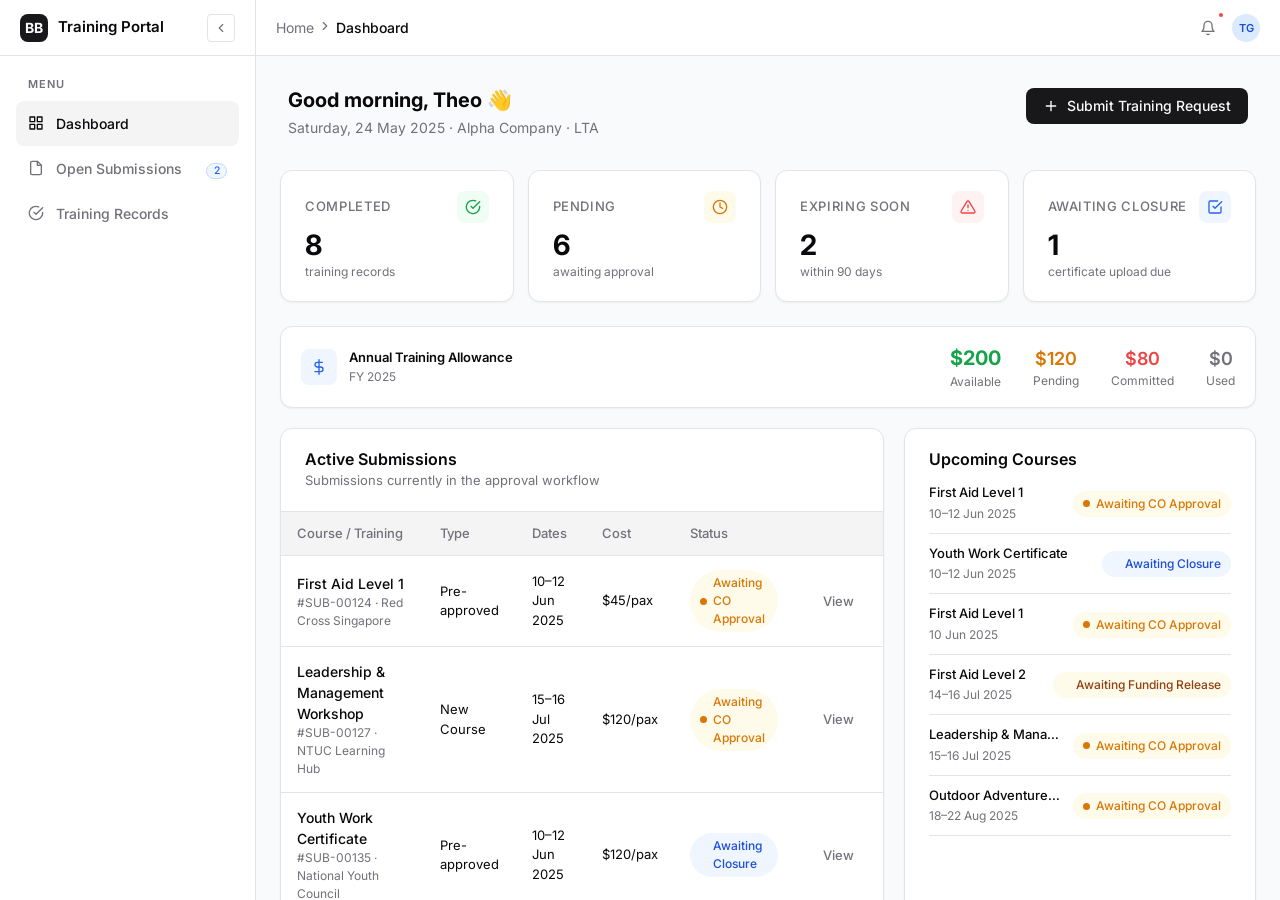
<file: pages/officer.html>
<!DOCTYPE html>
<html lang="en" style="height:100%;">
<head>
  <meta charset="UTF-8" />
  <meta name="viewport" content="width=device-width, initial-scale=1.0" />
  <title>Dashboard — BB Training Portal</title>
  <link rel="preconnect" href="https://fonts.googleapis.com" />
  <link rel="preconnect" href="https://fonts.gstatic.com" crossorigin />
  <link href="https://fonts.googleapis.com/css2?family=Inter:wght@400;500;600;700;800&display=swap" rel="stylesheet" />
  <link rel="stylesheet" href="../components/styles.css" />
</head>
<body style="height:100%;overflow:hidden;">

<div class="layout" style="height:100%;">

  <!-- ── Sidebar ──────────────────────────────────────────────── -->
  <aside class="sidebar">
    <div class="sidebar-header">
      <div class="sidebar-brand">
        <div class="sidebar-logo">BB</div>
        <span class="sidebar-brand-name">Training Portal</span>
      </div>
      <button class="sidebar-toggle" title="Collapse sidebar">
        <svg viewBox="0 0 24 24" fill="none" stroke="currentColor" stroke-width="2" stroke-linecap="round" stroke-linejoin="round"><path d="m15 18-6-6 6-6"/></svg>
      </button>
    </div>

    <nav class="sidebar-nav">
      <div class="sidebar-section">
        <div class="sidebar-section-label">Menu</div>
        <a href="#" id="nav-dashboard" class="nav-item active" onclick="showSection('dashboard');return false;">
          <span class="nav-item-icon"><svg viewBox="0 0 24 24" fill="none" stroke="currentColor" stroke-width="2" stroke-linecap="round" stroke-linejoin="round"><rect x="3" y="3" width="7" height="7"/><rect x="14" y="3" width="7" height="7"/><rect x="14" y="14" width="7" height="7"/><rect x="3" y="14" width="7" height="7"/></svg></span>
          <span class="nav-item-label">Dashboard</span>
        </a>
        <a href="#" id="nav-submissions" class="nav-item" onclick="showSection('submissions');return false;">
          <span class="nav-item-icon"><svg viewBox="0 0 24 24" fill="none" stroke="currentColor" stroke-width="2" stroke-linecap="round" stroke-linejoin="round"><path d="M14 2H6a2 2 0 0 0-2 2v16a2 2 0 0 0 2 2h12a2 2 0 0 0 2-2V8z"/><polyline points="14 2 14 8 20 8"/></svg></span>
          <span class="nav-item-label">Open Submissions</span>
          <span class="nav-item-badge"><span class="badge badge-info" style="font-size:.65rem;padding:.125rem .4rem;">2</span></span>
        </a>
        <a href="#" id="nav-records" class="nav-item" onclick="showSection('records');return false;">
          <span class="nav-item-icon"><svg viewBox="0 0 24 24" fill="none" stroke="currentColor" stroke-width="2" stroke-linecap="round" stroke-linejoin="round"><path d="M22 11.08V12a10 10 0 1 1-5.93-9.14"/><polyline points="22 4 12 14.01 9 11.01"/></svg></span>
          <span class="nav-item-label">Training Records</span>
        </a>
      </div>
    </nav>

  </aside>

  <!-- ── Main ─────────────────────────────────────────────────── -->
  <div class="page-wrapper">

    <!-- Topbar -->
    <div class="topbar">
      <div class="topbar-left">
        <nav class="breadcrumb" id="breadcrumb">
          <div class="breadcrumb-item"><a href="#">Home</a></div>
          <div class="breadcrumb-separator"><svg viewBox="0 0 24 24" fill="none" stroke="currentColor" stroke-width="2" stroke-linecap="round" stroke-linejoin="round"><polyline points="9 18 15 12 9 6"/></svg></div>
          <div class="breadcrumb-item" id="breadcrumb-current">Dashboard</div>
        </nav>
        <div class="mobile-topbar-title">BB Training Portal</div>
      </div>
      <div class="topbar-right">
        <div class="notif-btn">
          <button class="btn btn-ghost btn-icon" title="Notifications" data-dropdown="notif-menu">
            <svg viewBox="0 0 24 24" fill="none" stroke="currentColor" stroke-width="2" stroke-linecap="round" stroke-linejoin="round"><path d="M18 8A6 6 0 0 0 6 8c0 7-3 9-3 9h18s-3-2-3-9"/><path d="M13.73 21a2 2 0 0 1-3.46 0"/></svg>
          </button>
          <span class="notif-dot"></span>
        </div>
        <div class="dropdown-menu align-right" id="notif-menu" style="width:18rem;">
          <div class="dropdown-label">Notifications</div>
          <div class="dropdown-separator"></div>
          <div style="padding:0.5rem;display:flex;flex-direction:column;gap:0.375rem;">
            <div style="padding:0.5rem;border-radius:var(--radius);background:var(--muted);font-size:0.8125rem;">
              <div style="font-weight:500;color:var(--fg);">Submission approved by Captain</div>
              <div style="color:var(--muted-fg);font-size:0.75rem;margin-top:0.125rem;">First Aid Level 1 · 2 hours ago</div>
            </div>
            <div style="padding:0.5rem;border-radius:var(--radius);font-size:0.8125rem;">
              <div style="font-weight:500;color:var(--fg);">Certification expiring soon</div>
              <div style="color:var(--muted-fg);font-size:0.75rem;margin-top:0.125rem;">CPR + AED · expires in 28 days</div>
            </div>
          </div>
        </div>
        <div style="position:relative;">
          <button class="avatar avatar-sm" style="background:#dbeafe;color:#1d4ed8;cursor:pointer;border:none;" data-dropdown="topbar-user-menu">TG</button>
          <div class="dropdown-menu align-right" id="topbar-user-menu" style="width:14rem;top:2.5rem;">
            <div class="dropdown-label">Theodor Gunawan · Alpha Company</div>
            <div style="padding:0.25rem 0.75rem 0.5rem;font-size:0.75rem;color:var(--muted-fg);">Officer · 2LT</div>
            <div class="dropdown-separator"></div>
            <button class="dropdown-item"><svg viewBox="0 0 24 24" fill="none" stroke="currentColor" stroke-width="2" stroke-linecap="round" stroke-linejoin="round"><path d="M20 21v-2a4 4 0 0 0-4-4H8a4 4 0 0 0-4 4v2"/><circle cx="12" cy="7" r="4"/></svg>My Profile</button>
            <div class="dropdown-separator"></div>
            <a href="../index.html" class="dropdown-item destructive"><svg viewBox="0 0 24 24" fill="none" stroke="currentColor" stroke-width="2" stroke-linecap="round" stroke-linejoin="round"><path d="M9 21H5a2 2 0 0 1-2-2V5a2 2 0 0 1 2-2h4"/><polyline points="16 17 21 12 16 7"/><line x1="21" y1="12" x2="9" y2="12"/></svg>Log Out</a>
          </div>
        </div>
      </div>
    </div>

    <!-- Page Content -->
    <main class="page-content">

      <!-- ══════════════════════════════════════════════════════
           SECTION: Dashboard
           ══════════════════════════════════════════════════════ -->
      <div id="section-dashboard" data-display="flex" style="display:flex;flex-direction:column;min-height:calc(100vh - 3.5rem - 3rem);">

        <!-- Page Header -->
        <div class="page-header">
          <div>
            <h1 class="page-title">Good morning, Theo 👋</h1>
            <p class="page-subtitle">Saturday, 24 May 2025 · Alpha Company · LTA</p>
          </div>
          <div class="page-actions">
            <a href="submit.html" class="btn btn-default">
              <svg viewBox="0 0 24 24" fill="none" stroke="currentColor" stroke-width="2" stroke-linecap="round" stroke-linejoin="round"><line x1="12" y1="5" x2="12" y2="19"/><line x1="5" y1="12" x2="19" y2="12"/></svg>
              Submit Training Request
            </a>
          </div>
        </div>

        <!-- Stat Cards -->
        <div style="display:grid;grid-template-columns:repeat(4,1fr);gap:0.875rem;margin-bottom:1.5rem;" id="stat-cards-grid">
          <div class="stat-card" style="cursor:pointer;" id="statcard-completed" onclick="showStatDetail('completed')">
            <div class="stat-card-header">
              <span class="stat-card-label">Completed</span>
              <div class="stat-card-icon" style="background:#f0fdf4;color:var(--success);">
                <svg viewBox="0 0 24 24" fill="none" stroke="currentColor" stroke-width="2" stroke-linecap="round" stroke-linejoin="round"><path d="M22 11.08V12a10 10 0 1 1-5.93-9.14"/><polyline points="22 4 12 14.01 9 11.01"/></svg>
              </div>
            </div>
            <div class="stat-card-value">8</div>
            <div class="stat-card-trend">training records</div>
          </div>
          <div class="stat-card" style="cursor:pointer;" id="statcard-pending" onclick="showStatDetail('pending')">
            <div class="stat-card-header">
              <span class="stat-card-label">Pending</span>
              <div class="stat-card-icon" style="background:#fffbeb;color:var(--warning);">
                <svg viewBox="0 0 24 24" fill="none" stroke="currentColor" stroke-width="2" stroke-linecap="round" stroke-linejoin="round"><circle cx="12" cy="12" r="10"/><polyline points="12 6 12 12 16 14"/></svg>
              </div>
            </div>
            <div class="stat-card-value" id="stat-val-pending">4</div>
            <div class="stat-card-trend">awaiting approval</div>
          </div>
          <div class="stat-card" style="cursor:pointer;" id="statcard-expiring" onclick="showStatDetail('expiring')">
            <div class="stat-card-header">
              <span class="stat-card-label">Expiring Soon</span>
              <div class="stat-card-icon" style="background:#fef2f2;color:var(--destructive);">
                <svg viewBox="0 0 24 24" fill="none" stroke="currentColor" stroke-width="2" stroke-linecap="round" stroke-linejoin="round"><path d="M10.29 3.86L1.82 18a2 2 0 0 0 1.71 3h16.94a2 2 0 0 0 1.71-3L13.71 3.86a2 2 0 0 0-3.42 0z"/><line x1="12" y1="9" x2="12" y2="13"/><line x1="12" y1="17" x2="12.01" y2="17"/></svg>
              </div>
            </div>
            <div class="stat-card-value" id="stat-val-expiring">2</div>
            <div class="stat-card-trend">within 90 days</div>
          </div>
          <div class="stat-card" style="cursor:pointer;" id="statcard-outstanding" onclick="showStatDetail('outstanding')">
            <div class="stat-card-header">
              <span class="stat-card-label">Awaiting Closure</span>
              <div class="stat-card-icon" style="background:#eff6ff;color:#2563eb;">
                <svg viewBox="0 0 24 24" fill="none" stroke="currentColor" stroke-width="2" stroke-linecap="round" stroke-linejoin="round"><polyline points="9 11 12 14 22 4"/><path d="M21 12v7a2 2 0 0 1-2 2H5a2 2 0 0 1-2-2V5a2 2 0 0 1 2-2h11"/></svg>
              </div>
            </div>
            <div class="stat-card-value" id="stat-val-outstanding">0</div>
            <div class="stat-card-trend">certificate upload due</div>
          </div>
        </div>


        <!-- Annual Allowance Widget -->
        <div class="card" style="margin-bottom:1.25rem;padding:1rem 1.25rem;" id="allowance-widget">
          <div style="display:flex;align-items:center;justify-content:space-between;gap:1rem;flex-wrap:wrap;">
            <div style="display:flex;align-items:center;gap:0.75rem;">
              <div class="stat-card-icon" style="background:#eff6ff;color:#2563eb;width:2.25rem;height:2.25rem;flex-shrink:0;">
                <svg viewBox="0 0 24 24" fill="none" stroke="currentColor" stroke-width="2" stroke-linecap="round" stroke-linejoin="round"><line x1="12" y1="1" x2="12" y2="23"/><path d="M17 5H9.5a3.5 3.5 0 0 0 0 7h5a3.5 3.5 0 0 1 0 7H6"/></svg>
              </div>
              <div>
                <div style="font-size:0.8125rem;font-weight:600;color:var(--fg);">Annual Training Allowance</div>
                <div style="font-size:0.75rem;color:var(--muted-fg);" id="allowance-year-label">FY 2025</div>
              </div>
            </div>
            <div style="display:flex;align-items:center;gap:2rem;flex-wrap:wrap;">
              <div style="text-align:center;">
                <div style="font-size:1.25rem;font-weight:700;color:var(--success);" id="allowance-available">—</div>
                <div style="font-size:0.75rem;color:var(--muted-fg);">Available</div>
              </div>
              <div style="text-align:center;">
                <div style="font-size:1.125rem;font-weight:600;color:var(--warning);" id="allowance-pending">—</div>
                <div style="font-size:0.75rem;color:var(--muted-fg);">Pending</div>
              </div>
              <div style="text-align:center;">
                <div style="font-size:1.125rem;font-weight:600;color:var(--destructive);" id="allowance-committed">—</div>
                <div style="font-size:0.75rem;color:var(--muted-fg);">Committed</div>
              </div>
              <div style="text-align:center;">
                <div style="font-size:1.125rem;font-weight:600;color:var(--muted-fg);" id="allowance-used">—</div>
                <div style="font-size:0.75rem;color:var(--muted-fg);">Used</div>
              </div>
            </div>
          </div>
        </div>

        <!-- Two-column grid -->
        <div style="display:grid;grid-template-columns:1fr 22rem;gap:1.25rem;align-items:stretch;flex:1;">

          <!-- LEFT: Active Submissions -->
          <div style="display:flex;flex-direction:column;">
            <div class="card" style="flex:1;">
              <div class="card-header" style="display:flex;align-items:center;justify-content:space-between;padding-bottom:1.25rem;">
                <div>
                  <h3 class="card-title">Active Submissions</h3>
                  <p style="font-size:0.8125rem;color:var(--muted-fg);margin-top:0.125rem;">Submissions currently in the approval workflow</p>
                </div>
              </div>
              <div class="card-content" style="padding:0;border-top:1px solid var(--border);">
                <table class="table table-card-mobile hide-mobile-actions">
                  <thead>
                    <tr>
                      <th>Course / Training</th>
                      <th>Type</th>
                      <th>Dates</th>
                      <th>Cost</th>
                      <th>Status</th>
                      <th></th>
                    </tr>
                  </thead>
                  <tbody id="tbody-active-subs">
                    <tr onclick="openSubmissionDetail('SUB-00124')">
                      <td data-label="Course / Training">
                        <div style="font-weight:500;font-size:0.875rem;">First Aid Level 1</div>
                        <div style="font-size:0.75rem;color:var(--muted-fg);">#SUB-00124 · Red Cross</div>
                      </td>
                      <td data-label="Type"><span style="font-size:0.8125rem;">Pre-approved</span></td>
                      <td data-label="Dates"><span style="font-size:0.8125rem;">10–12 Jun 2025</span></td>
                      <td data-label="Cost">
                        <div style="display:flex;align-items:center;gap:0.375rem;font-size:0.8125rem;">
                          <span style="width:0.5rem;height:0.5rem;border-radius:50%;background:#f59e0b;flex-shrink:0;display:inline-block;"></span>
                          Rev Goh
                        </div>
                      </td>
                      <td data-label="Status"><span class="status-pill pending">Pending</span></td>
                      <td data-label="Action" style="text-align:right;">
                        <button class="btn btn-ghost btn-sm" onclick="event.stopPropagation();openSubmissionDetail('SUB-00124')">View</button>
                      </td>
                    </tr>
                    <tr onclick="openSubmissionDetail('SUB-00127')">
                      <td data-label="Course / Training">
                        <div style="font-weight:500;font-size:0.875rem;">Leadership &amp; Management Workshop</div>
                        <div style="font-size:0.75rem;color:var(--muted-fg);">#SUB-00127 · NTUC Learning Hub</div>
                      </td>
                      <td data-label="Type"><span style="font-size:0.8125rem;">New Course</span></td>
                      <td data-label="Dates"><span style="font-size:0.8125rem;">15–16 Jul 2025</span></td>
                      <td data-label="Cost">
                        <div style="display:flex;align-items:center;gap:0.375rem;font-size:0.8125rem;">
                          <span style="width:0.5rem;height:0.5rem;border-radius:50%;background:#f59e0b;flex-shrink:0;display:inline-block;"></span>
                          LTA Seet
                        </div>
                      </td>
                      <td data-label="Status"><span class="status-pill pending">Pending</span></td>
                      <td data-label="Action" style="text-align:right;">
                        <button class="btn btn-ghost btn-sm" onclick="event.stopPropagation();openSubmissionDetail('SUB-00127')">View</button>
                      </td>
                    </tr>
                  </tbody>
                </table>
              </div>
            </div>
          </div><!-- /left -->

          <!-- RIGHT: Upcoming Courses -->
          <div style="display:flex;flex-direction:column;">

            <!-- Upcoming Courses -->
            <div class="card" style="flex:1;">
              <div class="card-header">
                <h3 class="card-title">Upcoming Courses</h3>
              </div>
              <div class="card-content" style="padding-top:0.25rem;" id="upcoming-courses-list"></div>
            </div>

          </div><!-- /right -->
        </div><!-- /grid -->

      </div><!-- /section-dashboard -->


      <!-- ══════════════════════════════════════════════════════
           SECTION: My Submissions
           ══════════════════════════════════════════════════════ -->
      <div id="section-submissions" style="display:none;">

        <div class="page-header">
          <div>
            <h1 class="page-title">Open Submissions</h1>
            <p class="page-subtitle">Training requests currently in progress</p>
          </div>
          <div class="page-actions">
            <a href="submit.html" class="btn btn-default">
              <svg viewBox="0 0 24 24" fill="none" stroke="currentColor" stroke-width="2" stroke-linecap="round" stroke-linejoin="round"><line x1="12" y1="5" x2="12" y2="19"/><line x1="5" y1="12" x2="19" y2="12"/></svg>
              New Request
            </a>
          </div>
        </div>

        <!-- Filter bar -->
        <div style="display:flex;align-items:center;gap:0.75rem;margin-bottom:1.25rem;flex-wrap:wrap;">
          <div class="input-wrapper" style="flex:1;min-width:14rem;max-width:22rem;">
            <span class="input-icon-left">
              <svg viewBox="0 0 24 24" fill="none" stroke="currentColor" stroke-width="2" stroke-linecap="round" stroke-linejoin="round"><circle cx="11" cy="11" r="8"/><path d="m21 21-4.35-4.35"/></svg>
            </span>
            <input class="input has-icon-left" type="text" placeholder="Search submissions…" oninput="filterSubmissions(this.value)" />
          </div>
          <select class="input" style="width:auto;padding-right:2rem;" onchange="filterSubmissionStatus(this.value)">
            <option value="">All Statuses</option>
            <option value="pending">Pending</option>
            <option value="approved">Approved</option>
            <option value="returned">Returned</option>
            <option value="rejected">Rejected</option>
          </select>
        </div>

        <!-- Submissions table -->
        <div class="card" style="padding:0;overflow:hidden;">
          <table class="table" id="submissions-table">
            <thead>
              <tr>
                <th>Ref #</th>
                <th>Course / Training</th>
                <th>Type</th>
                <th>Submitted</th>
                <th>Date(s)</th>
                <th>Status</th>
                <th style="width:6rem;"></th>
              </tr>
            </thead>
            <tbody id="tbody-submissions">
            </tbody>
          </table>
        </div>


      </div><!-- /section-submissions -->


      <!-- ══════════════════════════════════════════════════════
           SECTION: Training Records
           ══════════════════════════════════════════════════════ -->
      <div id="section-records" style="display:none;">

        <div class="page-header">
          <div>
            <h1 class="page-title">Training Records</h1>
            <p class="page-subtitle">All closed and completed training submissions</p>
          </div>
          <div class="page-actions">
            <button class="btn btn-outline" onclick="showToast('success','Export','Training records exported as CSV')">
              <svg viewBox="0 0 24 24" fill="none" stroke="currentColor" stroke-width="2" stroke-linecap="round" stroke-linejoin="round"><path d="M21 15v4a2 2 0 0 1-2 2H5a2 2 0 0 1-2-2v-4"/><polyline points="7 10 12 15 17 10"/><line x1="12" y1="15" x2="12" y2="3"/></svg>
              Export CSV
            </button>
          </div>
        </div>

        <!-- Filter bar -->
        <div style="display:flex;align-items:center;gap:0.75rem;margin-bottom:1rem;flex-wrap:wrap;">
          <div class="input-wrapper" style="flex:1;min-width:14rem;max-width:22rem;">
            <span class="input-icon-left">
              <svg viewBox="0 0 24 24" fill="none" stroke="currentColor" stroke-width="2" stroke-linecap="round" stroke-linejoin="round"><circle cx="11" cy="11" r="8"/><path d="m21 21-4.35-4.35"/></svg>
            </span>
            <input class="input has-icon-left" type="text" placeholder="Search records…" oninput="filterRecords(this.value)" />
          </div>
        </div>

        <!-- Records table -->
        <div class="card" style="padding:0;overflow:hidden;">
          <table class="table" id="records-table">
            <thead>
              <tr>
                <th>Ref #</th>
                <th>Course / Training</th>
                <th>Type</th>
                <th>Training Dates</th>
                <th>Outcome</th>
                <th style="width:6rem;"></th>
              </tr>
            </thead>
            <tbody id="tbody-records">
            </tbody>
          </table>
        </div>

      </div><!-- /section-records -->

    </main>
  </div><!-- /page-wrapper -->
</div><!-- /layout -->

<!-- ── Stat Card Modal ───────────────────────────────────────── -->
<div class="dialog-overlay" id="stat-detail-overlay" onclick="if(event.target===this)hideStatDetail()">
  <div class="dialog" style="max-width:42rem;width:100%;" onclick="event.stopPropagation()">
    <button class="dialog-close" onclick="hideStatDetail()"><svg viewBox="0 0 24 24" fill="none" stroke="currentColor" stroke-width="2" stroke-linecap="round" stroke-linejoin="round"><line x1="18" y1="6" x2="6" y2="18"/><line x1="6" y1="6" x2="18" y2="18"/></svg></button>
    <div class="dialog-header">
      <h2 class="dialog-title" id="stat-detail-title"></h2>
    </div>
    <div class="dialog-content" id="stat-detail-body" style="padding:0;max-height:65vh;overflow-y:auto;"></div>
    <div class="dialog-footer" style="justify-content:flex-end;">
      <button class="btn btn-outline" onclick="hideStatDetail()">Close</button>
    </div>
  </div>
</div>

<!-- ── Record Detail Modal ───────────────────────────────────── -->
<div class="dialog-overlay" id="record-detail-overlay" onclick="closeRecordDetail(event)">
  <div class="dialog" style="max-width:36rem;width:100%;" onclick="event.stopPropagation()">
    <div class="dialog-header" style="display:flex;align-items:flex-start;justify-content:space-between;gap:1rem;">
      <div>
        <div class="dialog-title" id="record-detail-title"></div>
        <div class="dialog-description" id="record-detail-sub"></div>
      </div>
      <button class="dialog-close" onclick="closeRecordDetail()" title="Close">
        <svg viewBox="0 0 24 24" fill="none" stroke="currentColor" stroke-width="2" stroke-linecap="round" stroke-linejoin="round"><line x1="18" y1="6" x2="6" y2="18"/><line x1="6" y1="6" x2="18" y2="18"/></svg>
      </button>
    </div>
    <div class="dialog-content" id="record-detail-content"></div>
    <div class="dialog-footer" style="justify-content:flex-end;">
      <button class="btn btn-outline" onclick="closeRecordDetail()">Close</button>
    </div>
  </div>
</div>

<!-- ── Submission Detail Modal ───────────────────────────────── -->
<div class="dialog-overlay" id="submission-detail-overlay" onclick="closeSubmissionDetail(event)">
  <div class="dialog" style="max-width:36rem;width:100%;" onclick="event.stopPropagation()">
    <div class="dialog-header" style="display:flex;align-items:flex-start;justify-content:space-between;gap:1rem;">
      <div>
        <div class="dialog-title" id="detail-title"></div>
        <div class="dialog-description" id="detail-ref"></div>
      </div>
      <button class="dialog-close" onclick="closeSubmissionDetail()" title="Close">
        <svg viewBox="0 0 24 24" fill="none" stroke="currentColor" stroke-width="2" stroke-linecap="round" stroke-linejoin="round"><line x1="18" y1="6" x2="6" y2="18"/><line x1="6" y1="6" x2="18" y2="18"/></svg>
      </button>
    </div>
    <div class="dialog-content" id="detail-content"></div>
    <div class="dialog-footer" style="justify-content:flex-end;">
      <button class="btn btn-outline" onclick="closeSubmissionDetail()">Close</button>
    </div>
  </div>
</div>

<script src="../components/components.js"></script>
<script src="../data/data.js"></script>
<script>
BB.loadUserSubmissions();
// ── Deep-link via ?section= query param ─────────────────────────
(function() {
  const params = new URLSearchParams(window.location.search);
  const s = params.get('section');
  if (s && ['dashboard','submissions','records'].includes(s)) {
    // Will be handled after showSection is defined below
    window._initialSection = s;
  }
})();

// ── Section navigation ──────────────────────────────────────────
const sections = ['dashboard', 'submissions', 'records'];
const breadcrumbLabels = {
  dashboard: 'Dashboard',
  submissions: 'Open Submissions',
  records: 'Training Records'
};

function showSection(id) {
  sections.forEach(s => {
    const el = document.getElementById('section-' + s);
    // Restore the display type declared on the element (data-display), or default block
    el.style.display = (s === id) ? (el.dataset.display || 'block') : 'none';
    const nav = document.getElementById('nav-' + s);
    if (nav) nav.classList.toggle('active', s === id);
  });
  document.getElementById('breadcrumb-current').textContent = breadcrumbLabels[id] || id;
  // Scroll to top
  document.querySelector('.page-content').scrollTop = 0;
}

// ── Stat card detail panel ───────────────────────────────────────
let _activeStatCard = null;

function showStatDetail(type) {
  _activeStatCard = type;

  const titles = { completed:'Completed Training Records', pending:'Pending Submissions', expiring:'Expiring Soon', outstanding:'Awaiting Closure' };
  document.getElementById('stat-detail-title').textContent = titles[type] || type;

  const body = document.getElementById('stat-detail-body');
  const activeStages = ['captain','chaplain','comm','funding-release','closure'];

  const row = (label, value, valueStyle) =>
    '<div style="display:flex;justify-content:space-between;align-items:center;gap:0.5rem;">'
    + '<span style="font-size:.8125rem;color:var(--muted-fg);">' + label + '</span>'
    + '<span style="font-size:.8125rem;font-weight:500;' + (valueStyle||'') + '">' + value + '</span>'
    + '</div>';

  const listItem = (primary, secondary, trailing, onclick) =>
    '<div style="display:flex;align-items:center;justify-content:space-between;gap:0.75rem;padding:0.875rem 1.5rem;' + (onclick ? 'cursor:pointer;' : '') + '"' + (onclick ? ' onclick="' + onclick + '"' : '') + '>'
    + '<div style="min-width:0;">'
    + '<div style="font-size:.875rem;font-weight:500;color:var(--fg);white-space:nowrap;overflow:hidden;text-overflow:ellipsis;">' + primary + '</div>'
    + (secondary ? '<div style="font-size:.75rem;color:var(--muted-fg);margin-top:.125rem;">' + secondary + '</div>' : '')
    + '</div>'
    + '<div style="flex-shrink:0;">' + (trailing||'') + '</div>'
    + '</div>';

  if (type === 'completed') {
    const recs = (BB.records || []).filter(r => r.officerId === 'tg');
    if (!recs.length) { body.innerHTML = '<p style="padding:1.25rem;color:var(--muted-fg);font-size:.875rem;">No completed records.</p>'; }
    else body.innerHTML = recs.map(r => {
      const expiryColor = r.status === 'expiring' ? 'color:var(--destructive);' : r.status === 'expired' ? 'color:var(--destructive);' : '';
      const expiryLabel = r.expiry ? r.expiry + (r.expiryNote ? ' · ' + r.expiryNote : '') : 'No expiry';
      const badge = r.status === 'expiring' ? '<span class="status-pill expired" style="font-size:.7rem;">Expiring</span>'
        : r.status === 'expired' ? '<span class="status-pill expired" style="font-size:.7rem;">Expired</span>'
        : '<span class="status-pill approved" style="font-size:.7rem;">Active</span>';
      return listItem(BB.recordCourseName(r), (r.completed || '—') + (r.expiry ? ' · Expires ' + r.expiry : ''), badge);
    }).join('');

  } else if (type === 'pending') {
    const subs = Object.values(BB.submissions).filter(s => (s.officerId === 'tg' || s.submittedBy === 'tg') && activeStages.includes(s.stage));
    if (!subs.length) { body.innerHTML = '<p style="padding:1.25rem;color:var(--muted-fg);font-size:.875rem;">No pending submissions.</p>'; }
    else body.innerHTML = subs.map(s =>
      listItem(
        BB.courseName(s),
        '#' + s.ref + ' · ' + BB.stageLabel(s.stage),
        '<span class="status-pill pending" style="font-size:.7rem;">Pending</span>',
        'hideStatDetail();openSubmissionDetail(\'' + s.ref + '\')'
      )
    ).join('');

  } else if (type === 'expiring') {
    const expRecs = (BB.records || []).filter(r => r.officerId === 'tg' && r.status === 'expiring');
    if (!expRecs.length) {
      body.innerHTML = '<p style="padding:1.25rem;color:var(--muted-fg);font-size:.875rem;">No certifications expiring soon.</p>';
    } else {
      body.innerHTML = expRecs.map(r =>
        listItem(
          BB.recordCourseName(r),
          'Expires ' + r.expiry + (r.expiryNote ? ' · ' + r.expiryNote : ''),
          '<a href="submit.html" class="btn btn-ghost btn-sm" style="font-size:.75rem;">Renew</a>'
        )
      ).join('');
    }

  } else if (type === 'outstanding') {
    // Awaiting Closure = approved submissions at closure stage (cert upload pending)
    const closureSubs = Object.values(BB.submissions).filter(s =>
      (s.officerId === 'tg' || s.submittedBy === 'tg') && s.stage === 'closure'
    );
    if (!closureSubs.length) {
      body.innerHTML = '<p style="padding:1.25rem;color:var(--muted-fg);font-size:.875rem;">No submissions awaiting closure.</p>';
    } else {
      body.innerHTML = closureSubs.map(s =>
        listItem(
          BB.courseName(s),
          s.dates || '—',
          '<a href="submit.html?ref=' + s.ref + '" class="btn btn-outline btn-sm" style="font-size:.75rem;">Upload cert</a>'
        )
      ).join('');
    }
  }

  document.getElementById('stat-detail-overlay').classList.add('open');
}

function hideStatDetail() {
  _activeStatCard = null;
  document.getElementById('stat-detail-overlay').classList.remove('open');
}

// ── Submission search/filter ─────────────────────────────────────
function filterSubmissions(query) {
  const rows = document.querySelectorAll('#submissions-table tbody tr');
  const q = query.toLowerCase();
  rows.forEach(row => {
    const match = row.dataset.search.includes(q);
    row.style.display = match ? '' : 'none';
  });
}

function filterSubmissionStatus(status) {
  const rows = document.querySelectorAll('#submissions-table tbody tr');
  rows.forEach(row => {
    const match = !status || row.dataset.status === status;
    row.style.display = match ? '' : 'none';
  });
}

// ── Record search/filter ─────────────────────────────────────────
function filterRecords(query) {
  const rows = document.querySelectorAll('#records-table tbody tr');
  const q = query.toLowerCase();
  rows.forEach(row => {
    const match = (row.dataset.search || '').includes(q);
    row.style.display = match ? '' : 'none';
  });
}

// ── Submission detail panel ──────────────────────────────────────
function openSubmissionDetail(ref) {
  window.location.href = 'submit.html?ref=' + ref + '&role=officer';
}
function closeSubmissionDetail(e) {
  document.getElementById('submission-detail-overlay').classList.remove('open');
}

// ── Training Record detail modal ─────────────────────────────────
function openRecordDetail(id) {
  const rec = BB.records.find(r => r.id === id);
  if (!rec) return;
  const cName = BB.recordCourseName(rec);
  const catLabel = rec.category.charAt(0).toUpperCase() + rec.category.slice(1);
  const expiryStr = rec.expiry ? 'Expires ' + rec.expiry : 'No expiry';
  document.getElementById('record-detail-title').textContent = cName;
  document.getElementById('record-detail-sub').textContent   = catLabel + ' · ' + expiryStr;
  document.getElementById('record-detail-content').innerHTML = BB.recordDetailHTML(id);
  document.getElementById('record-detail-overlay').classList.add('open');
}
function closeRecordDetail(e) {
  document.getElementById('record-detail-overlay').classList.remove('open');
}


// ── Render tables from shared data ──────────────────────────────
BB.renderOfficerActiveSubmissions('tg', document.getElementById('tbody-active-subs'));
BB.renderOfficerSubmissionsTable('tg', document.getElementById('tbody-submissions'));
BB.renderOfficerRecordsTable('tg', document.getElementById('tbody-records'));
BB.renderUpcomingCourses('tg', document.getElementById('upcoming-courses-list'));

// ── Compute stat card values from live data ──────────────────────
(function updateStatCards() {
  const activeStages = ['captain','chaplain','comm','funding-release','closure'];
  const allRecs  = (BB.records || []).filter(r => r.officerId === 'tg');
  const pending  = Object.values(BB.submissions).filter(s => (s.officerId === 'tg' || s.submittedBy === 'tg') && activeStages.includes(s.stage));
  const expiring = allRecs.filter(r => r.status === 'expiring');
  const closure  = Object.values(BB.submissions).filter(s => (s.officerId === 'tg' || s.submittedBy === 'tg') && s.stage === 'closure');

  const set = (id, val) => { const el = document.getElementById(id); if (el) el.textContent = val; };
  set('stat-val-pending',       pending.length);
  set('stat-val-expiring',      expiring.length);
  set('stat-val-outstanding',   closure.length);
  set('rec-summary-completed',  allRecs.length);
  set('rec-summary-expiring',   expiring.length);

  // Last updated: most recent completed date across all records
  const lastUpdatedEl = document.getElementById('rec-summary-lastupdated');
  if (lastUpdatedEl) {
    const dates = allRecs.map(r => r.completed).filter(Boolean);
    const months = { Jan:0,Feb:1,Mar:2,Apr:3,May:4,Jun:5,Jul:6,Aug:7,Sep:8,Oct:9,Nov:10,Dec:11 };
    const parse = s => { const p = s.trim().split(' '); return p.length === 3 ? new Date(+p[2], months[p[1]] || 0, +p[0]) : null; };
    const latest = dates.map(parse).filter(Boolean).sort((a,b) => b-a)[0];
    if (latest) lastUpdatedEl.textContent = 'Last updated: ' + latest.toLocaleDateString('en-GB', { day:'numeric', month:'short', year:'numeric' });
  }
})();

// ── Annual Allowance Widget ──────────────────────────────────────
(function renderAllowanceWidget() {
  const budget = BB.getOfficerBudget ? BB.getOfficerBudget('tg', 2025) : null;
  if (!budget) return;
  const total = budget.annualAllowance || 200;
  const used = budget.usedAmount || 0;
  const committed = budget.committedAmount || 0;
  const pending = budget.pendingAmount || 0;
  const fmt = v => '$' + v.toFixed(0);
  document.getElementById('allowance-available').textContent = fmt(total);
  document.getElementById('allowance-pending').textContent = fmt(pending);
  document.getElementById('allowance-committed').textContent = fmt(committed);
  document.getElementById('allowance-used').textContent = fmt(used);

})();

// Apply deep-link on load
if (window._initialSection) showSection(window._initialSection);
</script>
</body>
</html>
</file>
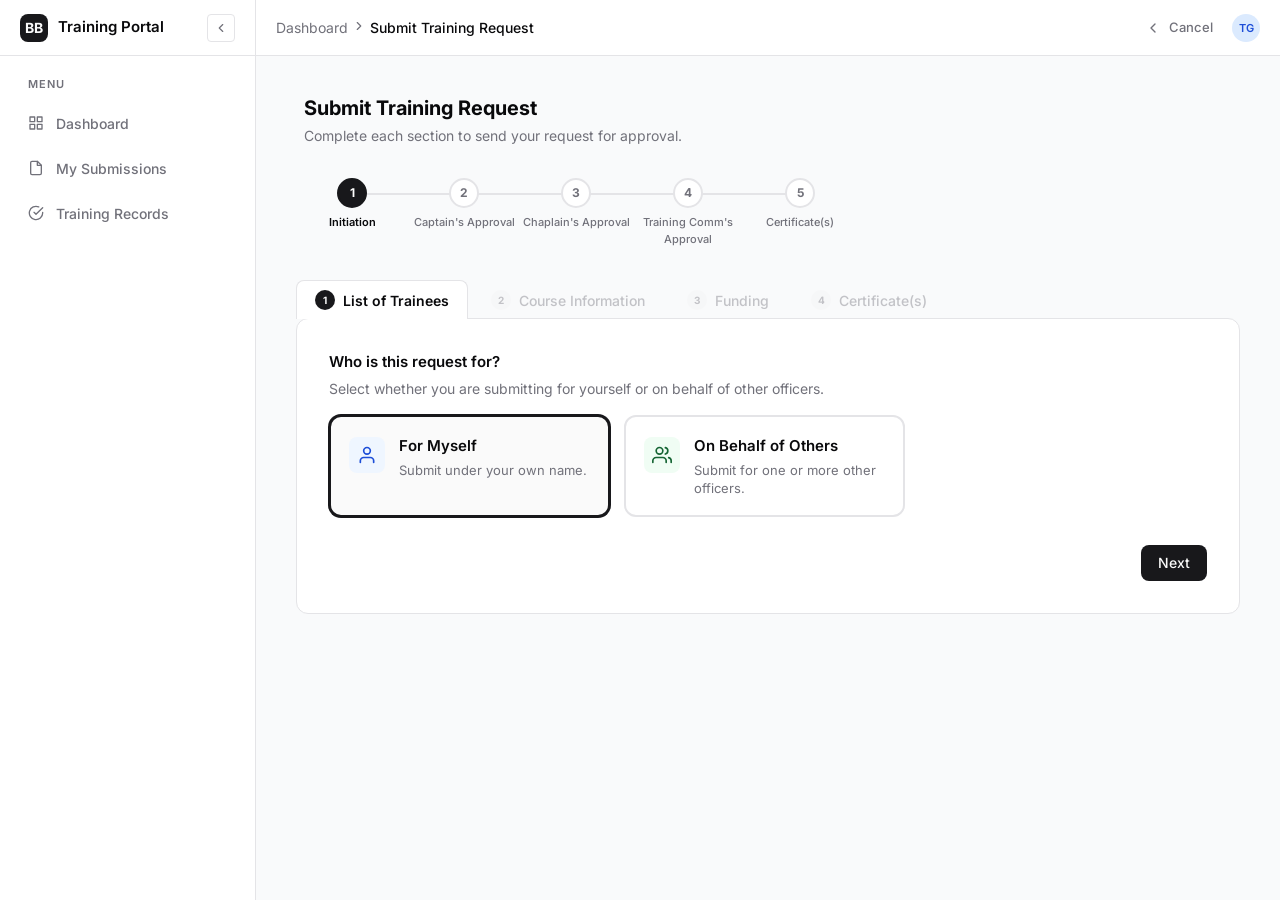
<file: pages/submit.html>
<!DOCTYPE html>
<html lang="en" style="height:100%;">
<head>
  <meta charset="UTF-8" />
  <meta name="viewport" content="width=device-width, initial-scale=1.0" />
  <title>Submit Training Request — BB Training Portal</title>
  <link rel="preconnect" href="https://fonts.googleapis.com" />
  <link rel="preconnect" href="https://fonts.gstatic.com" crossorigin />
  <link href="https://fonts.googleapis.com/css2?family=Inter:wght@400;500;600;700;800&display=swap" rel="stylesheet" />
  <link rel="stylesheet" href="../components/styles.css" />
  <style>

    /* ── Trainee cards (added officers) ─────────────────────── */
    .trainee-list {
      display: grid;
      grid-template-columns: repeat(auto-fill, minmax(13.5rem, 1fr));
      gap: 0.5rem;
    }
    .trainee-empty {
      grid-column: 1 / -1;
      text-align: center;
      color: var(--muted-fg);
      padding: 1.25rem 1rem;
      font-size: 0.8125rem;
      border: 1px dashed var(--border);
      border-radius: var(--radius);
      background: var(--muted);
    }
    .trainee-card {
      position: relative;
      display: flex;
      align-items: center;
      gap: 0.625rem;
      min-height: 0;
      padding: 0.625rem 2rem 0.625rem 0.75rem;
      background: var(--card);
      border: 1px solid var(--border);
      border-radius: var(--radius);
      box-shadow: var(--shadow-sm);
    }
    .trainee-card-remove {
      position: absolute;
      top: 0.375rem;
      right: 0.375rem;
      width: 1.5rem;
      height: 1.5rem;
      padding: 0;
      border: none;
      border-radius: var(--radius-sm);
      background: transparent;
      color: var(--destructive);
      cursor: pointer;
      display: flex;
      align-items: center;
      justify-content: center;
      transition: background var(--transition), color var(--transition);
    }
    .trainee-card-remove:hover {
      background: #fef2f2;
      color: var(--destructive);
    }
    .trainee-card-remove svg {
      width: 0.8125rem;
      height: 0.8125rem;
    }
    .trainee-card-body {
      min-width: 0;
      flex: 1;
      line-height: 1.2;
    }
    .trainee-card-name {
      font-size: 0.8125rem;
      font-weight: 600;
      color: var(--fg);
      white-space: nowrap;
      overflow: hidden;
      text-overflow: ellipsis;
    }
    .trainee-card-meta {
      font-size: 0.6875rem;
      color: var(--muted-fg);
      margin-top: 0.0625rem;
      white-space: nowrap;
      overflow: hidden;
      text-overflow: ellipsis;
    }
    .per-person-funding-list {
      display: flex;
      flex-direction: column;
      gap: 0.5rem;
      margin-bottom: 1rem;
    }
    .per-person-funding-row {
      display: flex;
      flex-direction: column;
      gap: 0.625rem;
      padding: 0.625rem 0.75rem;
      border: 1px solid var(--border);
      border-radius: var(--radius);
      background: var(--card);
    }
    .funding-tile-grid {
      display: grid;
      grid-template-columns: repeat(4, minmax(0, 1fr));
      gap: 0.5rem;
    }
    .funding-tile {
      min-height: 4.25rem;
      padding: 0.625rem;
      border: 1px solid var(--border);
      border-radius: var(--radius);
      background: var(--card);
      cursor: pointer;
      text-align: left;
      transition: border-color var(--transition), background var(--transition), box-shadow var(--transition), opacity var(--transition);
    }
    .funding-tile.selected {
      border-color: var(--primary);
      background: #eff6ff;
      box-shadow: 0 0 0 1px var(--primary);
    }
    .funding-tile.disabled {
      opacity: 0.45;
      cursor: not-allowed;
      background: var(--muted);
    }
    .funding-tile-title {
      font-size: 0.8125rem;
      font-weight: 600;
      color: var(--fg);
    }
    .funding-tile-desc {
      font-size: 0.6875rem;
      color: var(--muted-fg);
      margin-top: 0.1875rem;
      line-height: 1.25;
    }
    .per-person-funding-name {
      font-size: 0.8125rem;
      font-weight: 600;
      color: var(--fg);
      white-space: nowrap;
      overflow: hidden;
      text-overflow: ellipsis;
    }
    .per-person-funding-meta {
      font-size: 0.6875rem;
      color: var(--muted-fg);
      margin-top: 0.0625rem;
    }
    .date-pair-grid {
      display: grid;
      grid-template-columns: repeat(2, minmax(0, 12rem));
      gap: 1rem;
      margin-bottom: 1rem;
    }
    .funding-allocation-card {
      border: 1px solid var(--border);
      border-radius: var(--radius);
      background: var(--card);
      max-width: 34rem;
      overflow: hidden;
      box-shadow: var(--shadow-sm);
    }
    .funding-allocation-card + .funding-allocation-card {
      margin-top: 0.75rem;
    }
    .funding-allocation-card summary {
      list-style: none;
      cursor: pointer;
      padding: 0.875rem;
      background: #fafafa;
      transition: background var(--transition);
    }
    .funding-allocation-card summary:hover {
      background: var(--muted);
    }
    .funding-allocation-card summary::-webkit-details-marker {
      display: none;
    }
    .funding-allocation-card summary::after {
      content: '';
      width: 0.5rem;
      height: 0.5rem;
      border-right: 2px solid var(--muted-fg);
      border-bottom: 2px solid var(--muted-fg);
      transform: rotate(45deg);
      transition: transform var(--transition);
      justify-self: end;
    }
    .funding-allocation-card[open] summary::after {
      transform: rotate(-135deg);
    }
    .funding-allocation-head,
    .funding-allocation-line {
      display: grid;
      grid-template-columns: minmax(0, 1fr) 8rem;
      gap: 0.75rem;
      align-items: center;
    }
    .funding-allocation-head {
      font-weight: 600;
    }
    .funding-allocation-card summary.funding-allocation-head {
      grid-template-columns: minmax(0, 1fr) auto auto;
    }
    .funding-allocation-body {
      padding: 0.75rem 0.875rem 0.875rem;
      border-top: 1px solid var(--border);
    }
    .funding-allocation-calc {
      display: inline-flex;
      align-items: center;
      justify-content: flex-end;
      gap: 0.375rem;
      white-space: nowrap;
      font-size: 0.875rem;
    }
    .funding-status-dot {
      width: 0.625rem;
      height: 0.625rem;
      border-radius: 999px;
      background: var(--destructive);
      box-shadow: 0 0 0 2px #fee2e2;
      flex-shrink: 0;
    }
    .funding-status-dot.ok {
      background: var(--success);
      box-shadow: 0 0 0 2px #dcfce7;
    }
    .funding-allocation-line {
      margin-top: 0.5rem;
      font-size: 0.875rem;
      color: var(--fg);
    }
    .funding-allocation-line input {
      text-align: right;
    }
    .funding-allocation-total {
      border-top: 1px solid var(--border);
      margin-top: 0.625rem;
      padding-top: 0.625rem;
      color: var(--muted-fg);
      font-size: 0.8125rem;
    }
    @media (max-width: 520px) {
      .trainee-list { grid-template-columns: 1fr; }
      .date-pair-grid { grid-template-columns: repeat(2, minmax(0, 1fr)); }
      .funding-tile-grid { grid-template-columns: repeat(2, minmax(0, 1fr)); }
      .funding-allocation-head,
      .funding-allocation-line { grid-template-columns: minmax(0, 1fr) 6.75rem; }
      .funding-allocation-card summary.funding-allocation-head { grid-template-columns: minmax(0, 1fr) auto auto; }
    }

    /* ── Funding arrangements ───────────────────────────────── */
    .arrangement-card {
      border: 1px solid var(--border);
      border-radius: var(--radius);
      background: var(--card);
      box-shadow: var(--shadow-sm);
      padding: 0.875rem;
      display: flex;
      flex-direction: column;
      gap: 0.75rem;
    }
    .arrangement-card + .arrangement-card { margin-top: 0.5rem; }
    .arrangement-card-header {
      display: flex;
      align-items: center;
      justify-content: space-between;
      gap: 0.5rem;
    }
    .arrangement-card-title {
      display: flex;
      align-items: center;
      gap: 0.5rem;
      font-size: 0.8125rem;
      font-weight: 600;
    }
    .arrangement-card-actions {
      display: flex;
      align-items: center;
      gap: 0.375rem;
      flex-shrink: 0;
    }
    .arrangement-members-area {
      border-top: 1px solid var(--border);
      padding-top: 0.625rem;
      display: flex;
      flex-direction: column;
      gap: 0.5rem;
    }
    .arrangement-members-label {
      font-size: 0.75rem;
      font-weight: 600;
      color: var(--muted-fg);
      text-transform: uppercase;
      letter-spacing: 0.04em;
    }
    #unassigned-bin {
      border: 1px dashed var(--border);
      border-radius: var(--radius);
      background: var(--muted);
      padding: 0.75rem;
      margin-bottom: 0.75rem;
    }
    .unassigned-bin-label {
      font-size: 0.75rem;
      font-weight: 600;
      color: var(--muted-fg);
      margin-bottom: 0.5rem;
      display: flex;
      align-items: center;
      gap: 0.375rem;
    }
    .chip-allowance-warning {
      background: #fffbeb !important;
      color: #b45309 !important;
      border-color: #fde68a !important;
    }

    /* ── Closure (cert upload) ──────────────────────────────── */
    .closure-cert-list {
      display: flex;
      flex-direction: column;
      gap: 0.5rem;
    }
    .closure-cert-row {
      display: flex;
      align-items: center;
      gap: 0.625rem;
      padding: 0.625rem 0.75rem;
      border: 1px solid var(--border);
      border-radius: var(--radius);
      background: var(--card);
    }
    .closure-cert-row.done {
      border-color: #bbf7d0;
      background: #f0fdf4;
    }
    .closure-cert-officer {
      flex: 1;
      min-width: 0;
      line-height: 1.2;
    }
    .closure-cert-name {
      font-size: 0.8125rem;
      font-weight: 600;
      white-space: nowrap;
      overflow: hidden;
      text-overflow: ellipsis;
    }
    .closure-cert-meta {
      font-size: 0.6875rem;
      color: var(--muted-fg);
      margin-top: 0.0625rem;
    }
    .closure-cert-file {
      display: flex;
      align-items: center;
      gap: 0.375rem;
      flex-shrink: 0;
      max-width: 52%;
    }
    .closure-cert-file input[type="file"] {
      font-size: 0.6875rem;
      max-width: 9rem;
    }
    .closure-cert-filename {
      font-size: 0.6875rem;
      color: var(--success);
      font-weight: 500;
      white-space: nowrap;
      overflow: hidden;
      text-overflow: ellipsis;
      max-width: 6rem;
    }
    .closure-summary {
      background: var(--muted);
      border-radius: var(--radius);
      padding: 0.75rem 1rem;
      font-size: 0.8125rem;
      margin-bottom: 1.25rem;
    }
    .closure-summary strong { color: var(--fg); }

    /* ── Option choosers (for whom / course type) ───────────── */
    .option-chooser-grid {
      display: grid;
      grid-template-columns: 1fr 1fr;
      gap: 0.875rem;
      max-width: 36rem;
    }
    .option-chooser-grid .option-card-inner {
      display: flex;
      align-items: flex-start;
      gap: 0.875rem;
    }
    .option-chooser-grid .option-card-icon {
      width: 2.25rem;
      height: 2.25rem;
      border-radius: var(--radius);
      display: flex;
      align-items: center;
      justify-content: center;
      flex-shrink: 0;
      margin-top: 0.125rem;
    }
    .option-chooser-grid .option-card-icon svg {
      width: 1.25rem;
      height: 1.25rem;
    }
    .option-chooser-grid .option-card-icon--self,
    .option-chooser-grid .option-card.selected .option-card-icon--self { background: #eff6ff; }
    .option-chooser-grid .option-card-icon--others,
    .option-chooser-grid .option-card.selected .option-card-icon--others { background: #f0fdf4; }
    .option-chooser-grid .option-card-icon--preapproved,
    .option-chooser-grid .option-card.selected .option-card-icon--preapproved { background: #f0fdf4; }
    .option-chooser-grid .option-card-icon--new,
    .option-chooser-grid .option-card.selected .option-card-icon--new { background: #fffbeb; }
    .option-chooser-grid .option-card-title {
      font-weight: 600;
      font-size: 0.9375rem;
    }
    .option-chooser-grid .option-card-desc {
      font-size: 0.8125rem;
      color: var(--muted-fg);
      margin-top: 0.25rem;
    }
    .option-chooser-grid .option-card-title-short { display: none; }

    @media (max-width: 900px) {
      .option-chooser-grid {
        max-width: none;
        gap: 0.375rem;
      }
      .option-chooser-grid .option-card {
        padding: 0.5rem 0.25rem;
        gap: 0;
        min-width: 0;
      }
      .option-chooser-grid .option-card-inner {
        flex-direction: column;
        align-items: center;
        gap: 0.25rem;
        width: 100%;
      }
      .option-chooser-grid .option-card-icon {
        width: 1.375rem;
        height: 1.375rem;
        margin-top: 0;
      }
      .option-chooser-grid .option-card-icon svg {
        width: 0.75rem;
        height: 0.75rem;
      }
      .option-chooser-grid .option-card-desc {
        display: none;
      }
      .option-chooser-grid .option-card-title-long {
        display: none;
      }
      .option-chooser-grid .option-card-title-short {
        display: block;
        font-size: 0.6875rem;
        font-weight: 600;
        line-height: 1.15;
        text-align: center;
      }
      .option-chooser-grid .option-card-title:not(.option-card-title-long):not(.option-card-title-short) {
        font-size: 0.6875rem;
        line-height: 1.15;
        text-align: center;
      }
    }

    /* ── Course info card ───────────────────────────────────── */
    .course-info-card {
      background: #eff6ff;
      border: 1px solid #bfdbfe;
      border-radius: var(--radius);
      padding: 1rem 1.25rem;
      font-size: 0.875rem;
    }
    .course-info-card .course-info-name {
      font-weight: 600;
      font-size: 1rem;
      color: var(--fg);
      margin-bottom: 0.5rem;
    }
    .course-info-meta {
      display: flex;
      flex-wrap: wrap;
      gap: 0.375rem 1.5rem;
      font-size: 0.8125rem;
      color: #1e40af;
    }
    .course-info-meta span { display: flex; align-items: center; gap: 0.3rem; }

    /* ── Review table ───────────────────────────────────────── */
    .review-table { width: 100%; font-size: 0.875rem; border-collapse: collapse; }
    .review-table td { padding: 0.5rem 0; vertical-align: top; }
    .review-table td:first-child { width: 11rem; color: var(--muted-fg); font-weight: 500; }
    .review-table td + td { font-weight: 400; }

  </style>
</head>
<body style="height:100%;overflow:hidden;">

<div class="layout" style="height:100%;">

  <!-- ── Sidebar ──────────────────────────────────────────────── -->
  <aside class="sidebar">
    <div class="sidebar-header">
      <div class="sidebar-brand">
        <div class="sidebar-logo">BB</div>
        <span class="sidebar-brand-name">Training Portal</span>
      </div>
      <button class="sidebar-toggle" title="Collapse sidebar">
        <svg viewBox="0 0 24 24" fill="none" stroke="currentColor" stroke-width="2" stroke-linecap="round" stroke-linejoin="round"><path d="m15 18-6-6 6-6"/></svg>
      </button>
    </div>
    <nav class="sidebar-nav">
      <div class="sidebar-section">
        <div class="sidebar-section-label">Menu</div>
        <a href="officer.html" class="nav-item">
          <span class="nav-item-icon"><svg viewBox="0 0 24 24" fill="none" stroke="currentColor" stroke-width="2" stroke-linecap="round" stroke-linejoin="round"><rect x="3" y="3" width="7" height="7"/><rect x="14" y="3" width="7" height="7"/><rect x="14" y="14" width="7" height="7"/><rect x="3" y="14" width="7" height="7"/></svg></span>
          <span class="nav-item-label">Dashboard</span>
        </a>
        <a href="officer.html?section=submissions" class="nav-item">
          <span class="nav-item-icon"><svg viewBox="0 0 24 24" fill="none" stroke="currentColor" stroke-width="2" stroke-linecap="round" stroke-linejoin="round"><path d="M14 2H6a2 2 0 0 0-2 2v16a2 2 0 0 0 2 2h12a2 2 0 0 0 2-2V8z"/><polyline points="14 2 14 8 20 8"/></svg></span>
          <span class="nav-item-label">My Submissions</span>
        </a>
        <a href="officer.html?section=records" class="nav-item">
          <span class="nav-item-icon"><svg viewBox="0 0 24 24" fill="none" stroke="currentColor" stroke-width="2" stroke-linecap="round" stroke-linejoin="round"><path d="M22 11.08V12a10 10 0 1 1-5.93-9.14"/><polyline points="22 4 12 14.01 9 11.01"/></svg></span>
          <span class="nav-item-label">Training Records</span>
        </a>
      </div>
    </nav>
  </aside>

  <!-- ── Main ─────────────────────────────────────────────────── -->
  <div class="page-wrapper">

    <!-- Topbar -->
    <div class="topbar">
      <div class="topbar-left">
        <nav class="breadcrumb">
          <div class="breadcrumb-item"><a href="officer.html">Dashboard</a></div>
          <div class="breadcrumb-separator"><svg viewBox="0 0 24 24" fill="none" stroke="currentColor" stroke-width="2" stroke-linecap="round" stroke-linejoin="round"><polyline points="9 18 15 12 9 6"/></svg></div>
          <div class="breadcrumb-item">Submit Training Request</div>
        </nav>
        <div class="mobile-topbar-title">BB Training Portal</div>
      </div>
      <div class="topbar-right">
        <a href="officer.html" class="btn btn-ghost btn-sm">
          <svg viewBox="0 0 24 24" fill="none" stroke="currentColor" stroke-width="2" stroke-linecap="round" stroke-linejoin="round"><path d="m15 18-6-6 6-6"/></svg>
          Cancel
        </a>
        <div style="position:relative;">
          <button class="avatar avatar-sm" style="background:#dbeafe;color:#1d4ed8;cursor:pointer;border:none;" data-dropdown="topbar-user-menu">TG</button>
          <div class="dropdown-menu align-right" id="topbar-user-menu" style="width:14rem;top:2.5rem;">
            <div class="dropdown-label">Theodor Gunawan · Alpha Company</div>
            <div style="padding:0.25rem 0.75rem 0.5rem;font-size:0.75rem;color:var(--muted-fg);">Officer · LTA</div>
            <div class="dropdown-separator"></div>
            <button class="dropdown-item"><svg viewBox="0 0 24 24" fill="none" stroke="currentColor" stroke-width="2" stroke-linecap="round" stroke-linejoin="round"><path d="M20 21v-2a4 4 0 0 0-4-4H8a4 4 0 0 0-4 4v2"/><circle cx="12" cy="7" r="4"/></svg>My Profile</button>
            <div class="dropdown-separator"></div>
            <a href="../index.html" class="dropdown-item destructive"><svg viewBox="0 0 24 24" fill="none" stroke="currentColor" stroke-width="2" stroke-linecap="round" stroke-linejoin="round"><path d="M9 21H5a2 2 0 0 1-2-2V5a2 2 0 0 1 2-2h4"/><polyline points="16 17 21 12 16 7"/><line x1="21" y1="12" x2="9" y2="12"/></svg>Log Out</a>
          </div>
        </div>
      </div>
    </div>

    <!-- Page Content -->
    <main class="page-content" style="padding:2rem 2.5rem;">

        <!-- Header -->
        <div class="page-header" style="margin-bottom:1.5rem;">
          <div>
            <h1 class="page-title" id="page-title">Submit Training Request</h1>
            <p class="page-subtitle" id="page-subtitle">Complete each section to send your request for approval.</p>
          </div>
        </div>

        <!-- ── Approval workflow stepper ────────────────────────── -->
        <div class="form-steps form-steps-left" id="page-stepper" style="margin-bottom:2rem;">
          <div class="form-step active">
            <div class="form-step-num">1</div>
            <div class="form-step-label">Initiation</div>
          </div>
          <div class="form-step">
            <div class="form-step-num">2</div>
            <div class="form-step-label">Captain's Approval</div>
          </div>
          <div class="form-step">
            <div class="form-step-num">3</div>
            <div class="form-step-label">Chaplain's Approval</div>
          </div>
          <div class="form-step">
            <div class="form-step-num">4</div>
            <div class="form-step-label">Training Comm's Approval</div>
          </div>
          <div class="form-step">
            <div class="form-step-num">5</div>
            <div class="form-step-label">Certificate(s)</div>
          </div>
        </div>

        <!-- ── Tab navigation ─────────────────────────────────── -->
        <div class="tabs-lift-list" id="tabs-lift-list">
          <button class="tabs-lift-trigger active" id="tab-btn-1" onclick="goToTab(1)">
            <span class="tab-lift-num">1</span>
            <span class="tab-lift-label">List of Trainees</span>
          </button>
          <button class="tabs-lift-trigger locked" id="tab-btn-2" onclick="goToTab(2)">
            <span class="tab-lift-num">2</span>
            <span class="tab-lift-label">Course Information</span>
          </button>
          <button class="tabs-lift-trigger locked" id="tab-btn-3" onclick="goToTab(3)">
            <span class="tab-lift-num">3</span>
            <span class="tab-lift-label">Funding</span>
          </button>
          <button class="tabs-lift-trigger locked" id="tab-btn-4" onclick="goToTab(4)">
            <span class="tab-lift-num">4</span>
            <span class="tab-lift-label">Certificate(s)</span>
          </button>
        </div>

        <!-- ── Card wrapping all panels ──────────────────────── -->
        <div class="tabs-lift-content" id="tabs-lift-content">

          <!-- ════════════════════════════════════════════════════
               TAB 1 — List of Trainees
               ════════════════════════════════════════════════════ -->
          <div id="panel-1">

            <!-- Who is this for? -->
            <div style="margin-bottom:1.75rem;">
              <div style="font-size:0.9375rem;font-weight:600;margin-bottom:0.25rem;">Who is this request for?</div>
              <div style="font-size:0.875rem;color:var(--muted-fg);margin-bottom:1rem;">Select whether you are submitting for yourself or on behalf of other officers.</div>
              <div class="option-chooser-grid">
                <label class="option-card selected" id="for-self-card" style="cursor:pointer;" onclick="selectFor('self')">
                  <input type="radio" name="for-whom" value="self" checked style="display:none;">
                  <div class="option-card-inner">
                    <div class="option-card-icon option-card-icon--self">
                      <svg viewBox="0 0 24 24" fill="none" stroke="#1d4ed8" stroke-width="2" stroke-linecap="round" stroke-linejoin="round"><path d="M20 21v-2a4 4 0 0 0-4-4H8a4 4 0 0 0-4 4v2"/><circle cx="12" cy="7" r="4"/></svg>
                    </div>
                    <div>
                      <div class="option-card-title">For Myself</div>
                      <div class="option-card-desc">Submit under your own name.</div>
                    </div>
                  </div>
                </label>
                <label class="option-card" id="for-others-card" style="cursor:pointer;" onclick="selectFor('others')">
                  <input type="radio" name="for-whom" value="others" style="display:none;">
                  <div class="option-card-inner">
                    <div class="option-card-icon option-card-icon--others">
                      <svg viewBox="0 0 24 24" fill="none" stroke="#166534" stroke-width="2" stroke-linecap="round" stroke-linejoin="round"><path d="M17 21v-2a4 4 0 0 0-4-4H5a4 4 0 0 0-4 4v2"/><circle cx="9" cy="7" r="4"/><path d="M23 21v-2a4 4 0 0 0-3-3.87"/><path d="M16 3.13a4 4 0 0 1 0 7.75"/></svg>
                    </div>
                    <div>
                      <div class="option-card-title option-card-title-long">On Behalf of Others</div>
                      <div class="option-card-title option-card-title-short">Others</div>
                      <div class="option-card-desc">Submit for one or more other officers.</div>
                    </div>
                  </div>
                </label>
              </div>
            </div>

            <!-- Self: nothing extra to show — the option card is self-explanatory -->
            <div id="self-trainee-section"></div>

            <!-- Others: toolbar + data table (hidden until "for others" selected) -->
            <div id="others-trainee-section" style="display:none;">

              <!-- Toolbar: custom roster picker -->
              <div style="margin-bottom:0.875rem;position:relative;display:inline-block;" id="roster-dropdown-wrap">
                <button class="btn btn-outline" id="roster-trigger" type="button" aria-expanded="false" onclick="toggleRosterDropdown(event)"
                  style="min-width:16rem;justify-content:space-between;gap:0.75rem;">
                  <span id="roster-trigger-label">Add officer from roster…</span>
                  <svg viewBox="0 0 24 24" fill="none" stroke="currentColor" stroke-width="2"
                    stroke-linecap="round" stroke-linejoin="round" style="width:0.875rem;height:0.875rem;flex-shrink:0;">
                    <polyline points="6 9 12 15 18 9"/>
                  </svg>
                </button>
                <div class="roster-menu" id="roster-menu" hidden
                  style="min-width:22rem;width:22rem;flex-direction:column;max-height:24rem;">
                  <!-- search -->
                  <div style="padding:0.5rem;flex-shrink:0;border-bottom:1px solid var(--border);">
                    <input class="input" id="roster-search" type="text" placeholder="Search officers…"
                      oninput="renderRosterItems()" style="width:100%;height:2rem;font-size:0.8125rem;" />
                  </div>
                  <div style="padding:0.25rem 0.5rem;font-size:0.75rem;font-weight:600;color:var(--muted-fg);flex-shrink:0;"
                    id="roster-company-label">Alpha Company</div>
                  <div id="roster-items" style="overflow-y:auto;flex:1;"><!-- populated by JS --></div>
                  <!-- sticky footer -->
                  <div style="border-top:1px solid var(--border);padding:0.5rem;flex-shrink:0;">
                    <button class="btn btn-default btn-sm" id="roster-add-btn" onclick="confirmRosterSelection(event)"
                      style="width:100%;" disabled>
                      Add selected
                    </button>
                  </div>
                </div>
              </div>

              <!-- Added officers -->
              <div class="trainee-list" id="trainee-list">
                <div class="trainee-empty" id="trainee-empty">
                  No trainees added yet — select from the roster above.
                </div>
              </div>
            </div>

            <div style="display:flex;justify-content:flex-end;margin-top:1.75rem;">
              <button class="btn btn-default" onclick="validateTab1AndNext()">
                Next
              </button>
            </div>
          </div><!-- /panel-1 -->


          <!-- ════════════════════════════════════════════════════
               TAB 2 — Course Information
               ════════════════════════════════════════════════════ -->
          <div id="panel-2" style="display:none;">

            <!-- Course type -->
            <div style="margin-bottom:1.75rem;">
              <div style="font-size:0.9375rem;font-weight:600;margin-bottom:0.25rem;">Type of Request</div>
              <div style="font-size:0.875rem;color:var(--muted-fg);margin-bottom:1rem;">Is this a pre-approved course from our catalogue, or a new external course?</div>
              <div class="option-chooser-grid">
                <label class="option-card selected" id="type-preapproved-card" style="cursor:pointer;" onclick="selectType('preapproved')">
                  <input type="radio" name="course-type" value="preapproved" checked style="display:none;">
                  <div class="option-card-inner">
                    <div class="option-card-icon option-card-icon--preapproved">
                      <svg viewBox="0 0 24 24" fill="none" stroke="#166534" stroke-width="2" stroke-linecap="round" stroke-linejoin="round"><path d="M22 11.08V12a10 10 0 1 1-5.93-9.14"/><polyline points="22 4 12 14.01 9 11.01"/></svg>
                    </div>
                    <div>
                      <div class="option-card-title option-card-title-long">Pre-approved Course</div>
                      <div class="option-card-title option-card-title-short">Pre-approved</div>
                      <div class="option-card-desc">Select from our catalogue — faster approval.</div>
                    </div>
                  </div>
                </label>
                <label class="option-card" id="type-new-card" style="cursor:pointer;" onclick="selectType('new')">
                  <input type="radio" name="course-type" value="new" style="display:none;">
                  <div class="option-card-inner">
                    <div class="option-card-icon option-card-icon--new">
                      <svg viewBox="0 0 24 24" fill="none" stroke="#92400e" stroke-width="2" stroke-linecap="round" stroke-linejoin="round"><line x1="12" y1="5" x2="12" y2="19"/><line x1="5" y1="12" x2="19" y2="12"/></svg>
                    </div>
                    <div>
                      <div class="option-card-title option-card-title-long">New / External Course</div>
                      <div class="option-card-title option-card-title-short">New course</div>
                      <div class="option-card-desc">Not in our catalogue — requires extra review.</div>
                    </div>
                  </div>
                </label>
              </div>
            </div>

            <div style="border-top:1px solid var(--border);margin-bottom:1.75rem;"></div>

            <!-- Pre-approved flow -->
            <div id="form-preapproved">
              <div style="font-size:0.9375rem;font-weight:600;margin-bottom:0.25rem;">Select Course</div>
              <div style="font-size:0.875rem;color:var(--muted-fg);margin-bottom:1rem;">Choose a course from the pre-approved catalogue. Details will be auto-filled.</div>

              <div class="form-group" style="margin-bottom:1.25rem;max-width:28rem;">
                <label class="label label-required">Course</label>
                <select class="input" id="pa-course" onchange="prefillCourse(this.value)">
                  <option value="">Select a course…</option>
                  <option value="fa1">First Aid Level 1</option>
                  <option value="fa2">First Aid Level 2</option>
                  <option value="cpr">CPR + AED Certification</option>
                  <option value="oco">OCO — Officer Cadet Officers Course</option>
                  <option value="botc">BOTC — Basic Officer Training Course</option>
                  <option value="aotc">AOTC — Advanced Officer Training Course</option>
                  <option value="safeguard">Safeguarding Children &amp; Youth</option>
                  <option value="mentalhealth">Youth Mental Health Awareness</option>
                  <option value="youthwork">Youth Work Certificate</option>
                  <option value="rifle">Rifle Range Safety</option>
                  <option value="outdoor">Outdoor Adventure Leadership</option>
                  <option value="drill">Drill Instruction Course</option>
                </select>
              </div>

              <!-- Course info preview card -->
              <div id="course-info-card" class="course-info-card" style="display:none;margin-bottom:1.5rem;">
                <div class="course-info-name" id="ci-name"></div>
                <div class="course-info-meta">
                  <span><svg viewBox="0 0 24 24" fill="none" stroke="currentColor" stroke-width="2" stroke-linecap="round" stroke-linejoin="round" style="width:0.875rem;height:0.875rem;"><rect x="3" y="4" width="18" height="18" rx="2"/><line x1="16" y1="2" x2="16" y2="6"/><line x1="8" y1="2" x2="8" y2="6"/><line x1="3" y1="10" x2="21" y2="10"/></svg><span id="ci-duration"></span></span>
                  <span><svg viewBox="0 0 24 24" fill="none" stroke="currentColor" stroke-width="2" stroke-linecap="round" stroke-linejoin="round" style="width:0.875rem;height:0.875rem;"><path d="M3 9l9-7 9 7v11a2 2 0 0 1-2 2H5a2 2 0 0 1-2-2z"/><polyline points="9 22 9 12 15 12 15 22"/></svg><span id="ci-provider"></span></span>
                  <span><svg viewBox="0 0 24 24" fill="none" stroke="currentColor" stroke-width="2" stroke-linecap="round" stroke-linejoin="round" style="width:0.875rem;height:0.875rem;"><line x1="12" y1="1" x2="12" y2="23"/><path d="M17 5H9.5a3.5 3.5 0 0 0 0 7h5a3.5 3.5 0 0 1 0 7H6"/></svg><span id="ci-cost"></span></span>
                  <span><svg viewBox="0 0 24 24" fill="none" stroke="currentColor" stroke-width="2" stroke-linecap="round" stroke-linejoin="round" style="width:0.875rem;height:0.875rem;"><path d="M22 11.08V12a10 10 0 1 1-5.93-9.14"/><polyline points="22 4 12 14.01 9 11.01"/></svg><span id="ci-cert"></span></span>
                </div>
                <div id="ci-description" style="margin-top:0.75rem;font-size:0.8125rem;color:var(--muted-fg);"></div>
              </div>

              <!-- Dates + purpose shown after course selected -->
              <div id="pa-details" style="display:none;">
                <div class="date-pair-grid">
                  <div class="form-group">
                    <label class="label label-required">Start Date</label>
                    <input class="input" type="date" id="pa-start" />
                  </div>
                  <div class="form-group">
                    <label class="label label-required">End Date</label>
                    <input class="input" type="date" id="pa-end" />
                  </div>
                </div>
                <div class="form-group" style="margin-bottom:1.25rem;">
                  <label class="label label-required">Purpose / Justification</label>
                  <textarea class="input" id="pa-purpose" rows="3" placeholder="Briefly explain why you or your team needs this training and how it benefits your BB work…"></textarea>
                </div>
              </div>
            </div>

            <!-- New course flow -->
            <div id="form-newcourse" style="display:none;">
              <div style="font-size:0.9375rem;font-weight:600;margin-bottom:0.25rem;">Course Details</div>
              <div style="font-size:0.875rem;color:var(--muted-fg);margin-bottom:1rem;">Provide details of the external course. The Training Comm will review whether to add it to the catalogue.</div>

              <div style="display:grid;grid-template-columns:1fr 1fr 1fr;gap:1rem;margin-bottom:1rem;">
                <div class="form-group" style="grid-column:1/3;">
                  <label class="label label-required">Course Name</label>
                  <input class="input" type="text" id="nc-name" placeholder="e.g. Leadership &amp; Management Workshop" />
                </div>
                <div class="form-group">
                  <label class="label label-required">Cost per Pax</label>
                  <input class="input" type="text" id="nc-cost" placeholder="e.g. $120 or Nil" />
                </div>
              </div>
              <div class="date-pair-grid">
                <div class="form-group">
                  <label class="label label-required">Training Provider</label>
                  <input class="input" type="text" id="nc-provider" placeholder="Organisation name" />
                </div>
                <div></div>
              </div>
              <div style="display:grid;grid-template-columns:1fr 1fr;gap:1rem;margin-bottom:1rem;">
                <div class="form-group">
                  <label class="label label-required">Start Date</label>
                  <input class="input" type="date" id="nc-start" />
                </div>
                <div class="form-group">
                  <label class="label label-required">End Date</label>
                  <input class="input" type="date" id="nc-end" />
                </div>
              </div>
              <div style="display:grid;grid-template-columns:1fr 1fr;gap:1rem;margin-bottom:1rem;">
                <div class="form-group">
                  <label class="label">Venue <span style="color:var(--muted-fg);font-weight:400;">(optional)</span></label>
                  <input class="input" type="text" id="nc-venue" placeholder="e.g. NTUC LearningHub" />
                </div>
                <div class="form-group">
                  <label class="label">Website / Brochure URL <span style="color:var(--muted-fg);font-weight:400;">(optional)</span></label>
                  <input class="input" type="url" id="nc-url" placeholder="https://…" />
                </div>
              </div>
              <div style="display:grid;grid-template-columns:1fr 1fr;gap:1rem;margin-bottom:1rem;">
                <div class="form-group">
                  <label class="label label-required">Course Objective</label>
                  <textarea class="input" id="nc-objective" rows="2" placeholder="What will participants be able to do after completing this course?"></textarea>
                </div>
                <div class="form-group">
                  <label class="label label-required">Description</label>
                  <textarea class="input" id="nc-description" rows="2" placeholder="Brief overview of course content and scope…"></textarea>
                </div>
              </div>
              <div class="form-group" style="margin-bottom:1.25rem;">
                <label class="label label-required">Purpose / Justification</label>
                <textarea class="input" id="nc-purpose" rows="3" placeholder="Explain why this training is relevant and what benefit it brings to your BB work…"></textarea>
              </div>
              <div class="form-group" style="margin-bottom:1.25rem;">
                <label class="label label-required">Price Evidence Screenshot</label>
                <input class="input" type="file" id="nc-price-screenshot" accept=".png,.jpg,.jpeg,.webp,image/png,image/jpeg,image/webp" />
                <span class="helper-text">Upload a screenshot that clearly shows the course name, provider, and price.</span>
              </div>
            </div>

            <div style="display:flex;justify-content:space-between;margin-top:0.5rem;">
              <button class="btn btn-outline" onclick="goToTab(1)">
                Back
              </button>
              <button class="btn btn-default" onclick="validateCourseAndNext()">
                Next
              </button>
            </div>
          </div><!-- /panel-2 -->

          <!-- ════════════════════════════════════════════════════
               TAB 3 — Funding
               ════════════════════════════════════════════════════ -->
          <div id="panel-3" style="display:none;">
            <div id="funding-section" style="display:none;">
              <div style="font-size:0.9375rem;font-weight:600;margin-bottom:0.25rem;">Funding</div>
              <div style="font-size:0.875rem;color:var(--muted-fg);margin-bottom:1rem;">Split the course fee across allowance, self-pay, and Coy Funds. Each officer's total must match the course fee.</div>
              <div id="company-funds-warning" style="display:none;margin-bottom:1rem;" class="alert alert-warning">
                <div class="alert-body">
                  <div class="alert-title">Coy Funds requested</div>
                  <div class="alert-description">Captain and Chaplain will be informed during approval. Usage is subject to their discretion.</div>
                </div>
              </div>
              <div id="per-person-funding-wrap">
                <div class="per-person-funding-list" id="per-person-funding-list"></div>
              </div>
            </div>

            <div style="display:flex;justify-content:space-between;margin-top:1.5rem;">
              <button class="btn btn-outline" onclick="goToTab(2)">
                Back
              </button>
              <button class="btn btn-default" onclick="openConfirmDialog()">
                Submit
              </button>
            </div>
          </div><!-- /panel-3 -->

          <!-- ════════════════════════════════════════════════════
               TAB 4 — Certificate(s)
               ════════════════════════════════════════════════════ -->
          <div id="panel-4" style="display:none;">

            <div class="closure-summary" id="closure-summary" style="display:none;">
              <div style="color:var(--muted-fg);font-size:0.75rem;margin-bottom:0.25rem;">Submission</div>
              <div><strong id="closure-summary-course">—</strong> · <span id="closure-summary-ref">—</span></div>
              <div style="color:var(--muted-fg);margin-top:0.25rem;" id="closure-summary-dates">—</div>
            </div>

            <div style="margin-bottom:1.25rem;">
              <div style="font-size:0.9375rem;font-weight:600;margin-bottom:0.25rem;">Training outcome</div>
              <div style="font-size:0.875rem;color:var(--muted-fg);margin-bottom:1rem;">Upload a certificate for each officer on this request, or report that the training was cancelled.</div>
              <div style="display:grid;grid-template-columns:1fr 1fr;gap:0.875rem;max-width:36rem;">
                <label class="option-card selected" id="outcome-completed-card" style="cursor:pointer;" onclick="selectClosureOutcome('completed')">
                  <input type="radio" name="closure-outcome" value="completed" checked style="display:none;">
                  <div style="font-weight:600;font-size:0.9375rem;">Training completed</div>
                  <div style="font-size:0.8125rem;color:var(--muted-fg);margin-top:0.25rem;">Upload certificates for all officers.</div>
                </label>
                <label class="option-card" id="outcome-cancelled-card" style="cursor:pointer;" onclick="selectClosureOutcome('cancelled')">
                  <input type="radio" name="closure-outcome" value="cancelled" style="display:none;">
                  <div style="font-weight:600;font-size:0.9375rem;">Training cancelled</div>
                  <div style="font-size:0.8125rem;color:var(--muted-fg);margin-top:0.25rem;">Course did not go ahead.</div>
                </label>
              </div>
            </div>

            <div id="closure-upload-section">
              <div style="font-size:0.875rem;font-weight:600;margin-bottom:0.5rem;">Certificate upload <span style="color:var(--destructive);">*</span></div>
              <p style="font-size:0.8125rem;color:var(--muted-fg);margin:0 0 0.75rem;">One certificate file is required per officer listed below.</p>
              <div class="closure-cert-list" id="closure-cert-list"></div>
            </div>

            <div id="closure-cancel-section" style="display:none;">
              <div class="form-group">
                <label class="label label-required" for="closure-cancel-reason">Reason for cancellation</label>
                <textarea class="input" id="closure-cancel-reason" rows="3" placeholder="Briefly explain why the training did not proceed…"></textarea>
              </div>
            </div>

            <div style="display:flex;justify-content:space-between;margin-top:1.75rem;">
              <button class="btn btn-outline" id="closure-back-btn" type="button" onclick="closureBack()">
                Back
              </button>
              <button class="btn btn-default" type="button" onclick="handleClosureSubmit()">
                Next
              </button>
            </div>
          </div><!-- /panel-4 -->

        </div><!-- /tabs-lift-content -->

        <!-- Approvals section — shown below the form tabs in review mode -->
        <div id="approvals-section" style="display:none;margin-top:1.5rem;"></div>

    </main>
  </div><!-- /page-wrapper -->
</div><!-- /layout -->


<!-- ── Confirm Submit Dialog ─────────────────────────────────────── -->
<div class="dialog-overlay" id="confirm-dialog" onclick="closeConfirmDialog(event)">
  <div class="dialog" style="max-width:30rem;width:100%;" onclick="event.stopPropagation()">
    <div class="dialog-header">
      <div class="dialog-title">Send for approval?</div>
      <div class="dialog-description" id="confirm-description">This will notify <strong>LTA Seet</strong> to review your request. You can track the status under My Submissions.</div>
    </div>
    <div class="dialog-content">
      <div style="background:var(--muted);border-radius:var(--radius);padding:0.875rem 1rem;font-size:0.875rem;display:flex;flex-direction:column;gap:0.5rem;">
        <div style="display:flex;justify-content:space-between;gap:1rem;">
          <span style="color:var(--muted-fg);">Course</span>
          <span style="font-weight:500;text-align:right;" id="confirm-course">—</span>
        </div>
        <div style="display:flex;justify-content:space-between;gap:1rem;">
          <span style="color:var(--muted-fg);">Dates</span>
          <span id="confirm-dates">—</span>
        </div>
        <div style="display:flex;justify-content:space-between;gap:1rem;">
          <span style="color:var(--muted-fg);">Trainees</span>
          <span id="confirm-trainees">—</span>
        </div>
        <div style="display:flex;justify-content:space-between;gap:1rem;">
          <span style="color:var(--muted-fg);">Type</span>
          <span id="confirm-type">—</span>
        </div>
      </div>
    </div>
    <div class="dialog-footer" style="justify-content:flex-end;">
      <button class="btn btn-outline" onclick="closeConfirmDialog()">Cancel</button>
      <button class="btn btn-default" onclick="handleSubmit()">
        <svg viewBox="0 0 24 24" fill="none" stroke="currentColor" stroke-width="2" stroke-linecap="round" stroke-linejoin="round"><polyline points="20 6 9 17 4 12"/></svg>
        Confirm Submission
      </button>
    </div>
  </div>
</div>

<!-- Assign Officers Modal -->
<div class="dialog-overlay" id="assign-officers-modal" onclick="closeAssignModal(event)">
  <div class="dialog" style="max-width:26rem;width:100%;" onclick="event.stopPropagation()">
    <div class="dialog-header">
      <div class="dialog-title" id="assign-modal-title">Add Officers</div>
      <div class="dialog-description" id="assign-modal-subtitle">Select officers to add to this arrangement.</div>
    </div>
    <div class="dialog-content" style="padding-top:0;">
      <div id="assign-modal-list" style="display:flex;flex-direction:column;gap:.25rem;max-height:18rem;overflow-y:auto;"></div>
    </div>
    <div class="dialog-footer" style="justify-content:flex-end;">
      <button class="btn btn-outline" onclick="closeAssignModal()">Cancel</button>
      <button class="btn btn-default" id="assign-modal-confirm" onclick="confirmAssignModal()">Add Selected</button>
    </div>
  </div>
</div>


<script src="../components/components.js"></script>
<script src="../data/data.js"></script>
<script>
'use strict';
BB.loadUserSubmissions();

// ── State ────────────────────────────────────────────────────────
let currentFor      = 'self';        // 'self' | 'others'
let currentType     = 'preapproved'; // 'preapproved' | 'new'
let currentFundingAllocation = { allowance:0, selfPay:0, companyFunds:0 };
let trainees        = [];            // { id?, name, rank, unit, fundingAllocation }
let fundingArrangements = [];        // UI-only: [{ id, label, allocation:{allowance,selfPay,companyFunds}, memberIds:[] }]
let currentTab      = 1;
let maxUnlocked     = 1;             // highest tab the user has earned access to
let formSubmitted   = false;
let suppressInvalidation = false;
let TABS            = 4;

let closureMode      = false;
let closureRef       = null;
let closureOfficers  = [];        // officers requiring certs
let closureOutcome   = 'completed'; // 'completed' | 'cancelled'
let closureCerts     = {};        // officerKey → file name

let reviewMode       = false;     // true when opened by captain/chaplain/comm for approval
let reviewRole       = '';        // 'captain' | 'chaplain' | 'comm'

// ── Tab navigation ───────────────────────────────────────────────
function goToTab(n) {
  if (n < 1 || n > TABS) return;
  if (closureMode && n !== 4) return;
  if (n > maxUnlocked) return; // locked — can't jump ahead

  currentTab = n;

  for (let i = 1; i <= TABS; i++) {
    const panel = document.getElementById('panel-' + i);
    if (panel) panel.style.display = (i === n) ? '' : 'none';
  }

  for (let i = 1; i <= TABS; i++) {
    const btn = document.getElementById('tab-btn-' + i);
    if (!btn) continue;
    btn.classList.remove('active', 'done', 'locked');
    if (i === n)              btn.classList.add('active');
    else if (i < n)           btn.classList.add('done');
    else if (i > maxUnlocked) btn.classList.add('locked');
  }

  if (!reviewMode) {
    if (n === 2) syncCourseView();
    if (n === 3) showFundingSection();
    if (n === 4) renderClosureCerts();
  }
  document.querySelector('.page-content').scrollTop = 0;
}

function unlockAndAdvance() {
  maxUnlocked = Math.max(maxUnlocked, currentTab + 1);
  goToTab(currentTab + 1);
}

function refreshTabLocks() {
  for (let i = 1; i <= TABS; i++) {
    const btn = document.getElementById('tab-btn-' + i);
    if (!btn) continue;
    btn.classList.remove('active', 'done', 'locked');
    if (i === currentTab) btn.classList.add('active');
    else if (i < currentTab && i <= maxUnlocked) btn.classList.add('done');
    else if (i > maxUnlocked) btn.classList.add('locked');
  }
}

// ── Custom roster multi-select dropdown ──────────────────────────
const ME         = 'tg';
const myOfficer  = BB.officers[ME];
const myCompany  = myOfficer?.company || 'Alpha';
const rosterOfficers = Object.values(BB.officers)
  .filter(o => o.company === myCompany)
  .sort((a, b) => {
    if (a.id === ME) return -1;
    if (b.id === ME) return 1;
    return a.name.localeCompare(b.name);
  });

document.getElementById('roster-company-label').textContent = myCompany + ' Company';

let pendingIds = new Set(); // officers selected but not yet confirmed

function closeConfirmSilently() {
  document.getElementById('confirm-dialog')?.classList.remove('open');
}

function clearInputValue(id) {
  const el = document.getElementById(id);
  if (!el) return;
  el.value = '';
}

function resetCourseFields() {
  [
    'pa-course', 'pa-start', 'pa-end', 'pa-purpose',
    'nc-name', 'nc-cost', 'nc-provider', 'nc-start', 'nc-end',
    'nc-venue', 'nc-url', 'nc-objective', 'nc-description',
    'nc-purpose', 'nc-price-screenshot'
  ].forEach(clearInputValue);

  const infoCard = document.getElementById('course-info-card');
  const details = document.getElementById('pa-details');
  if (infoCard) infoCard.style.display = 'none';
  if (details) details.style.display = 'none';
}

function resetFundingFields() {
  currentFundingAllocation = defaultFundingAllocation(ME);
  trainees.forEach(t => { t.fundingAllocation = defaultFundingAllocation(t.id); });
  fundingArrangements = [];
  const fundingSection = document.getElementById('funding-section');
  if (fundingSection) fundingSection.style.display = 'none';
  renderPerPersonFunding();
}

function invalidateFrom(step) {
  if (suppressInvalidation || formSubmitted || closureMode) return;

  closeConfirmSilently();
  maxUnlocked = Math.min(maxUnlocked, step);

  if (step <= 1) {
    resetCourseFields();
    resetFundingFields();
  } else if (step <= 2) {
    resetFundingFields();
  }

  if (currentTab > maxUnlocked) goToTab(maxUnlocked);
  else refreshTabLocks();
}

function lockSubmittedForm() {
  document.querySelectorAll('input, textarea, select, button').forEach(el => {
    el.disabled = true;
  });
  document.querySelectorAll('.option-card, .funding-tile, .trainee-card-remove').forEach(el => {
    el.style.pointerEvents = 'none';
  });
}

function renderRosterItems() {
  const q = (document.getElementById('roster-search')?.value || '').toLowerCase();
  const container = document.getElementById('roster-items');
  container.innerHTML = '';

  const filtered = q
    ? rosterOfficers.filter(o => o.name.toLowerCase().includes(q) || o.rank.toLowerCase().includes(q))
    : rosterOfficers;

  if (!filtered.length) {
    container.innerHTML = `<div style="padding:1rem;text-align:center;font-size:0.8125rem;color:var(--muted-fg);">No officers found</div>`;
    return;
  }

  filtered.forEach(o => {
    const alreadyAdded = trainees.some(t => t.id === o.id);
    const isInactive   = o.status === 'inactive';
    const isDisabled   = alreadyAdded || isInactive;
    const isPending    = pendingIds.has(o.id);

    const btn = document.createElement('button');
    btn.type = 'button';
    btn.className = 'dropdown-item';
    if (isDisabled) btn.style.cssText = 'opacity:0.45;cursor:default;';

    btn.onclick = (event) => {
      event.stopPropagation();
      if (isDisabled) return;
      if (pendingIds.has(o.id)) pendingIds.delete(o.id);
      else pendingIds.add(o.id);
      renderRosterItems();
      updateRosterAddBtn();
    };

    // Left indicator: checkbox / already-added check / inactive lock
    let leftHTML;
    if (alreadyAdded) {
      leftHTML = `<svg viewBox="0 0 24 24" fill="none" stroke="currentColor" stroke-width="2.5" stroke-linecap="round" stroke-linejoin="round"
        style="width:1rem;height:1rem;color:var(--success);flex-shrink:0;"><polyline points="20 6 9 17 4 12"/></svg>`;
    } else if (isInactive) {
      leftHTML = `<svg viewBox="0 0 24 24" fill="none" stroke="currentColor" stroke-width="2" stroke-linecap="round" stroke-linejoin="round"
        style="width:1rem;height:1rem;color:var(--muted-fg);flex-shrink:0;">
        <rect x="3" y="11" width="18" height="11" rx="2" ry="2"/><path d="M7 11V7a5 5 0 0 1 10 0v4"/></svg>`;
    } else if (isPending) {
      leftHTML = `<div style="width:1rem;height:1rem;border-radius:3px;background:var(--primary);display:flex;align-items:center;justify-content:center;flex-shrink:0;">
        <svg viewBox="0 0 24 24" fill="none" stroke="white" stroke-width="3" stroke-linecap="round" stroke-linejoin="round"
          style="width:0.6875rem;height:0.6875rem;"><polyline points="20 6 9 17 4 12"/></svg></div>`;
    } else {
      leftHTML = `<div style="width:1rem;height:1rem;border-radius:3px;border:1.5px solid var(--border);flex-shrink:0;"></div>`;
    }

    // Right tag
    const rightHTML = isInactive
      ? `<span style="font-size:0.6875rem;font-weight:500;color:var(--muted-fg);background:var(--muted);border-radius:var(--radius-sm);padding:0.125rem 0.375rem;flex-shrink:0;">Inactive</span>`
      : '';

    btn.innerHTML = `
      ${leftHTML}
      <div class="avatar avatar-sm" style="background:${o.bg};color:${o.fg};flex-shrink:0;">${o.initials}</div>
      <div style="flex:1;min-width:0;">
        <div style="font-weight:500;font-size:0.875rem;">${o.name}${o.id === ME ? ' <span style="font-size:0.7rem;color:var(--muted-fg);font-weight:400;">(you)</span>' : ''}</div>
        <div style="font-size:0.75rem;color:var(--muted-fg);">${o.rank}</div>
      </div>
      ${rightHTML}`;
    container.appendChild(btn);
  });
}

function updateRosterAddBtn() {
  const btn = document.getElementById('roster-add-btn');
  const n = pendingIds.size;
  btn.disabled = n === 0;
  btn.textContent = n === 0 ? 'Add selected' : `Add ${n} officer${n > 1 ? 's' : ''}`;
}

function confirmRosterSelection(e) {
  if (formSubmitted) return;
  if (e) {
    e.preventDefault();
    e.stopPropagation();
  }
  const beforeCount = trainees.length;
  pendingIds.forEach(id => {
    if (!trainees.find(t => t.id === id)) {
      const o = BB.officers[id];
      if (o) trainees.push({ id, name: o.name, rank: o.rank, unit: o.company || '', fundingAllocation: defaultFundingAllocation(o.id) });
    }
  });
  pendingIds.clear();
  renderTrainees();
  closeRosterDropdown();
  if (trainees.length !== beforeCount) invalidateFrom(1);
}

function toggleRosterDropdown(e) {
  if (formSubmitted) return;
  if (e) {
    e.preventDefault();
    e.stopPropagation();
  }
  const menu = document.getElementById('roster-menu');
  if (!menu.hidden) {
    closeRosterDropdown();
    return;
  }
  document.querySelectorAll('.dropdown-menu.open').forEach(m => m.classList.remove('open'));
  // Reset search + pending on open
  const search = document.getElementById('roster-search');
  if (search) search.value = '';
  pendingIds.clear();
  updateRosterAddBtn();
  renderRosterItems();
  menu.hidden = false;
  menu.classList.add('open');
  document.getElementById('roster-trigger')?.setAttribute('aria-expanded', 'true');
  if (window.innerWidth > 700) search?.focus();
}

function closeRosterDropdown() {
  pendingIds.clear();
  const menu = document.getElementById('roster-menu');
  menu.classList.remove('open');
  menu.hidden = true;
  document.getElementById('roster-trigger')?.setAttribute('aria-expanded', 'false');
}

document.addEventListener('click', (event) => {
  if (
    event.target.closest('#roster-dropdown-wrap') ||
    event.target.closest('#roster-menu')
  ) return;
  closeRosterDropdown();
});

const rosterTrigger = document.getElementById('roster-trigger');
const rosterMenu = document.getElementById('roster-menu');

rosterMenu.addEventListener('click', event => event.stopPropagation());
rosterMenu.addEventListener('pointerdown', event => event.stopPropagation());
rosterTrigger.addEventListener('keydown', (event) => {
  if (event.key === 'Escape') {
    closeRosterDropdown();
  }
});

// ── Tab 1: for-whom selection ─────────────────────────────────────
function selectFor(val) {
  if (formSubmitted || currentFor === val) return;
  currentFor = val;
  trainees = [];
  pendingIds.clear();
  document.getElementById('for-self-card').classList.toggle('selected',   val === 'self');
  document.getElementById('for-others-card').classList.toggle('selected', val === 'others');
  // Show/hide trainee sections immediately
  document.getElementById('self-trainee-section').style.display   = val === 'self'   ? '' : 'none';
  document.getElementById('others-trainee-section').style.display = val === 'others' ? '' : 'none';
  renderTrainees();
  if (val === 'others') {
    renderRosterItems();
    updateRosterAddBtn();
  }
  renderPerPersonFunding();
  invalidateFrom(1);
}

function validateTab1AndNext() {
  if (formSubmitted) return;
  if (currentFor === 'others' && trainees.length === 0) {
    showToast('warning', 'No trainees added', 'Please add at least one trainee before continuing.');
    return;
  }
  unlockAndAdvance();
}

// ── Trainee cards ─────────────────────────────────────────────────
const TRASH_ICON = `<svg viewBox="0 0 24 24" fill="none" stroke="currentColor" stroke-width="2" stroke-linecap="round" stroke-linejoin="round" aria-hidden="true"><polyline points="3 6 5 6 21 6"/><path d="M19 6l-1 14H6L5 6"/><path d="M10 11v6"/><path d="M14 11v6"/><path d="M9 6V4h6v2"/></svg>`;

function renderTrainees() {
  const list = document.getElementById('trainee-list');
  const empty = document.getElementById('trainee-empty');
  list.querySelectorAll('.trainee-card').forEach(el => el.remove());

  if (!trainees.length) {
    empty.style.display = '';
    return;
  }
  empty.style.display = 'none';

  trainees.forEach((t, idx) => {
    const o = t.id ? BB.officers[t.id] : null;
    const initials = (t.name || '').split(' ').map(w => w[0]).join('').slice(0, 2).toUpperCase();
    const avatarHTML = o
      ? `<div class="avatar avatar-sm" style="background:${o.bg};color:${o.fg};flex-shrink:0;">${o.initials}</div>`
      : `<div class="avatar avatar-sm" style="background:var(--muted);color:var(--muted-fg);flex-shrink:0;">${initials}</div>`;
    const rank = t.rank || '—';
    const unit = t.unit || '—';
    const card = document.createElement('div');
    card.className = 'trainee-card';
    card.innerHTML = `
      <button type="button" class="trainee-card-remove" onclick="removeTrainee(${idx})" title="Remove ${t.name}" aria-label="Remove ${t.name}">
        ${TRASH_ICON}
      </button>
      ${avatarHTML}
      <div class="trainee-card-body">
        <div class="trainee-card-name">${t.name}</div>
        <div class="trainee-card-meta">${rank} · ${unit}</div>
      </div>`;
    list.appendChild(card);
  });
  renderPerPersonFunding();
}

function removeTrainee(idx) {
  if (formSubmitted) return;
  const removedId = trainees[idx] && trainees[idx].id;
  if (removedId) fundingArrangements.forEach(a => { a.memberIds = a.memberIds.filter(id => id !== removedId); });
  trainees.splice(idx, 1);
  renderTrainees();
  renderRosterItems();
  updateRosterAddBtn();
  invalidateFrom(1);
}

// ── Tab 2: course type ────────────────────────────────────────────
function selectType(val) {
  if (formSubmitted || currentType === val) return;
  currentType = val;
  resetCourseFields();
  invalidateFrom(2);
  document.getElementById('type-preapproved-card').classList.toggle('selected', val === 'preapproved');
  document.getElementById('type-new-card').classList.toggle('selected',          val === 'new');
  syncCourseView();
}

function syncCourseView() {
  document.getElementById('form-preapproved').style.display = currentType === 'preapproved' ? '' : 'none';
  document.getElementById('form-newcourse').style.display   = currentType === 'new'         ? '' : 'none';
}

// ── Funding mode ─────────────────────────────────────────────────
function allowanceAvailable(officerId) {
  const b = BB.getOfficerBudget(officerId || ME, 2025);
  return Math.max(0, (b.annualAllowance || 0) - (b.committedAmount || 0) - (b.usedAmount || 0));
}

function moneyValue(value) {
  const raw = String(value || '').trim();
  const sign = raw.startsWith('-') ? -1 : 1;
  const n = parseFloat(raw.replace(/[^0-9.]/g, ''));
  return Number.isFinite(n) ? sign * n : 0;
}

function formatMoney(amount) {
  const n = Math.round((Number(amount) || 0) * 100) / 100;
  return '$' + (Number.isInteger(n) ? String(n) : n.toFixed(2));
}

function currentCourseFee() {
  if (currentType === 'preapproved') {
    const key = document.getElementById('pa-course')?.value;
    return moneyValue(key && courses[key] ? courses[key].cost : 0);
  }
  return moneyValue(document.getElementById('nc-cost')?.value);
}

function defaultFundingAllocation(officerId) {
  const fee = currentCourseFee();
  const allowance = Math.min(fee, allowanceAvailable(officerId));
  return {
    allowance,
    selfPay: Math.max(0, fee - allowance),
    companyFunds: 0,
  };
}

function fundingModeFromAllocation(allocation) {
  if ((allocation.companyFunds || 0) > 0) return 'company-funds';
  if ((allocation.allowance || 0) > 0) return 'allowance';
  if ((allocation.selfPay || 0) > 0) return 'self-pay';
  return 'no-cost';
}

function fundingRemarksFromAllocation(allocation) {
  return `Allowance ${formatMoney(allocation.allowance || 0)}, Self-pay ${formatMoney(allocation.selfPay || 0)}, Coy Funds ${formatMoney(allocation.companyFunds || 0)}`;
}

function ensureFundingAllocations() {
  const fee = currentCourseFee();
  if (currentFor === 'self') {
    const total = allocationTotal(currentFundingAllocation);
    if (!currentFundingAllocation || total === 0 || total !== fee) {
      currentFundingAllocation = defaultFundingAllocation(ME);
    }
    return;
  }
  trainees.forEach(t => {
    const total = allocationTotal(t.fundingAllocation);
    if (!t.fundingAllocation || total === 0 || total !== fee) {
      t.fundingAllocation = defaultFundingAllocation(t.id);
    }
  });
}

function allocationTotal(allocation) {
  if (!allocation) return 0;
  return moneyValue(allocation.allowance) + moneyValue(allocation.selfPay) + moneyValue(allocation.companyFunds);
}

function updateFundingAllocation(idx, key, value) {
  if (formSubmitted) return;
  let amount = Math.max(0, moneyValue(value));
  if (key === 'allowance') {
    const officerId = idx === 'self' ? ME : trainees[idx]?.id;
    const available = allowanceAvailable(officerId);
    if (amount > available) amount = available;
    const input = document.getElementById(`fund-${idx}-allowance`);
    if (input && Number(input.value) !== amount) input.value = amount;
  }
  if (idx === 'self') currentFundingAllocation[key] = amount;
  else if (trainees[idx]) trainees[idx].fundingAllocation[key] = amount;
  invalidateFrom(3);
  updateCompanyFundsWarning();
  updateFundingTotals();
}

function fundingAllocationCardHTML(officer, idx, allocation) {
  const available = allowanceAvailable(officer.id);
  const fee = currentCourseFee();
  const total = allocationTotal(allocation);
  const isBalanced = Math.abs(total - fee) < 0.01;
  const target = idx === 'self' ? 'self' : idx;
  const disabledAllowance = available <= 0 ? ' disabled' : '';
  return `<details class="funding-allocation-card" open>
    <summary class="funding-allocation-head">
      <div>
        <div class="per-person-funding-name">${officer.name}</div>
        <div class="per-person-funding-meta">${officer.rank || '—'} · ${formatMoney(available)} allowance left</div>
      </div>
      <div class="funding-allocation-calc" id="fund-${target}-calc">
        <span class="funding-status-dot${isBalanced ? ' ok' : ''}" id="fund-${target}-dot"></span>
        <span id="fund-${target}-calc-text">${formatMoney(total)} / ${formatMoney(fee)}</span>
      </div>
    </summary>
    <div class="funding-allocation-body">
      <div class="funding-allocation-line">
        <label for="fund-${target}-allowance">Allowance (${formatMoney(available)} left)</label>
        <input class="input" type="number" min="0" max="${available}" step="0.01" id="fund-${target}-allowance" value="${Math.min(allocation.allowance || 0, available)}"${disabledAllowance} oninput="updateFundingAllocation('${target}', 'allowance', this.value)" />
      </div>
      <div class="funding-allocation-line">
        <label for="fund-${target}-self-pay">Self-pay</label>
        <input class="input" type="number" min="0" step="0.01" id="fund-${target}-self-pay" value="${allocation.selfPay || 0}" oninput="updateFundingAllocation('${target}', 'selfPay', this.value)" />
      </div>
      <div class="funding-allocation-line">
        <label for="fund-${target}-company-funds">Coy Funds</label>
        <input class="input" type="number" min="0" step="0.01" id="fund-${target}-company-funds" value="${allocation.companyFunds || 0}" oninput="updateFundingAllocation('${target}', 'companyFunds', this.value)" />
      </div>
      <div class="funding-allocation-total" id="fund-${target}-total">${isBalanced ? 'Funding matches the course fee.' : 'Amounts must match the course fee.'}</div>
    </div>
  </details>`;
}

/* ── Funding arrangements (for='others' path) ────────────────────── */

function makeDefaultArrangement(id, label) {
  return { id, label, allocation: { allowance: 0, selfPay: currentCourseFee(), companyFunds: 0 }, memberIds: [] };
}

function ensureArrangements() {
  if (fundingArrangements.length === 0 && trainees.length > 0) {
    const arr = makeDefaultArrangement('arr-1', 'Arrangement 1');
    arr.memberIds = trainees.map(t => t.id);
    fundingArrangements.push(arr);
    return;
  }
  const fee = currentCourseFee();
  const validIds = new Set(trainees.map(t => t.id));
  fundingArrangements.forEach(arr => {
    const total = allocationTotal(arr.allocation);
    if (!arr.allocation || total === 0 || Math.abs(total - fee) >= 0.01)
      arr.allocation = { allowance: 0, selfPay: fee, companyFunds: 0 };
    arr.memberIds = arr.memberIds.filter(id => validIds.has(id));
  });
}

function _unassignedTrainees() {
  return trainees.filter(t => !fundingArrangements.some(a => a.memberIds.includes(t.id)));
}

function arrangementCardHTML(arr) {
  const fee = currentCourseFee();
  const total = allocationTotal(arr.allocation);
  const isBalanced = Math.abs(total - fee) < 0.01;
  const canRemove = fundingArrangements.length > 1;
  const memberCount = arr.memberIds.length;

  const iconBin = `<svg viewBox="0 0 24 24" fill="none" stroke="currentColor" stroke-width="1.75" stroke-linecap="round" stroke-linejoin="round" style="width:.9rem;height:.9rem;"><polyline points="3 6 5 6 21 6"/><path d="M19 6l-1 14a2 2 0 0 1-2 2H8a2 2 0 0 1-2-2L5 6"/><path d="M10 11v6"/><path d="M14 11v6"/><path d="M9 6V4a1 1 0 0 1 1-1h4a1 1 0 0 1 1 1v2"/></svg>`;
  const iconX = `<svg viewBox="0 0 24 24" fill="none" stroke="currentColor" stroke-width="2.5" stroke-linecap="round" stroke-linejoin="round" style="width:.6875rem;height:.6875rem;"><line x1="18" y1="6" x2="6" y2="18"/><line x1="6" y1="6" x2="18" y2="18"/></svg>`;
  const iconChevron = `<svg class="arr-chevron-${arr.id}" viewBox="0 0 24 24" fill="none" stroke="currentColor" stroke-width="2" stroke-linecap="round" stroke-linejoin="round" style="width:.875rem;height:.875rem;transition:transform .2s;flex-shrink:0;color:var(--muted-fg);"><polyline points="6 9 12 15 18 9"/></svg>`;

  const memberChips = arr.memberIds.map(id => {
    const t = trainees.find(x => x.id === id);
    if (!t) return '';
    const o = BB.officers[id] || t;
    const warnAllowance = (arr.allocation.allowance || 0) > allowanceAvailable(id);
    const warnIcon = warnAllowance
      ? `<svg viewBox="0 0 24 24" fill="none" stroke="currentColor" stroke-width="2.5" stroke-linecap="round" stroke-linejoin="round" style="width:.7rem;height:.7rem;color:#b45309;" title="Insufficient allowance"><path d="M10.29 3.86L1.82 18a2 2 0 0 0 1.71 3h16.94a2 2 0 0 0 1.71-3L13.71 3.86a2 2 0 0 0-3.42 0z"/><line x1="12" y1="9" x2="12" y2="13"/><line x1="12" y1="17" x2="12.01" y2="17"/></svg>` : '';
    return `<span class="chip${warnAllowance ? ' chip-allowance-warning' : ''}" id="chip-${arr.id}-${id}">
      <div class="avatar" style="width:1.125rem;height:1.125rem;font-size:.5rem;border-radius:50%;flex-shrink:0;background:${o.bg||'var(--muted)'};color:${o.fg||'var(--fg)'};">${o.initials||''}</div>
      ${t.name}${warnIcon}
      <button type="button" onclick="removeOfficerFromArrangement('${arr.id}','${id}')" style="background:none;border:none;cursor:pointer;padding:0;display:flex;align-items:center;color:var(--muted-fg);margin-left:.125rem;" title="Remove">${iconX}</button>
    </span>`;
  }).join('');

  const emptyMsg = memberCount === 0
    ? `<span style="font-size:.8125rem;color:var(--muted-fg);font-style:italic;">No officers assigned yet</span>` : '';

  const canAdd = trainees.some(t => !arr.memberIds.includes(t.id));

  return `<details class="arrangement-card" id="arr-card-${arr.id}" open>
    <summary style="list-style:none;cursor:pointer;display:flex;align-items:center;gap:.625rem;background:var(--muted);padding:.625rem .875rem;border-radius:var(--radius-sm);margin:-0.875rem -0.875rem 0;" onclick="this.parentElement.open=!this.parentElement.open;this.querySelector('.arr-chevron-${arr.id}').style.transform=this.parentElement.open?'':'rotate(-90deg)';event.preventDefault();">
      <span class="funding-status-dot${isBalanced ? ' ok' : ''}" id="arr-dot-${arr.id}" style="flex-shrink:0;"></span>
      <span style="font-size:.8125rem;font-weight:600;flex:1;color:var(--fg);">${arr.label}</span>
      <span style="font-size:.75rem;color:var(--muted-fg);">${memberCount} officer${memberCount !== 1 ? 's' : ''}</span>
      ${iconChevron}
    </summary>
    <div style="display:flex;flex-direction:column;gap:.875rem;padding-top:.875rem;">
      <div>
        <div class="funding-allocation-line">
          <label for="arr-${arr.id}-allowance">Allowance</label>
          <input class="input" type="number" min="0" step="0.01" id="arr-${arr.id}-allowance" value="${arr.allocation.allowance || 0}" oninput="updateArrangementAllocation('${arr.id}','allowance',this.value)" style="text-align:right;" />
        </div>
        <div class="funding-allocation-line">
          <label for="arr-${arr.id}-self-pay">Self-pay</label>
          <input class="input" type="number" min="0" step="0.01" id="arr-${arr.id}-self-pay" value="${arr.allocation.selfPay || 0}" oninput="updateArrangementAllocation('${arr.id}','selfPay',this.value)" style="text-align:right;" />
        </div>
        <div class="funding-allocation-line">
          <label for="arr-${arr.id}-company-funds">Coy Funds</label>
          <input class="input" type="number" min="0" step="0.01" id="arr-${arr.id}-company-funds" value="${arr.allocation.companyFunds || 0}" oninput="updateArrangementAllocation('${arr.id}','companyFunds',this.value)" style="text-align:right;" />
        </div>
        <div class="funding-allocation-total" id="arr-total-${arr.id}" style="color:${isBalanced ? 'var(--success)' : 'var(--destructive)'};">${isBalanced ? 'Funding matches the course fee.' : 'Amounts must match the course fee.'}</div>
      </div>
      <div style="background:var(--card);border:1px solid var(--border);border-radius:var(--radius);padding:.625rem .75rem;">
        <div style="font-size:.75rem;font-weight:600;color:var(--muted-fg);text-transform:uppercase;letter-spacing:.04em;margin-bottom:.5rem;">Officers (${memberCount})</div>
        <div style="display:flex;flex-wrap:wrap;gap:.375rem;" id="arr-chips-${arr.id}">${memberChips}${emptyMsg}</div>
      </div>
      <div style="display:flex;align-items:center;justify-content:space-between;">
        <button type="button" title="Delete arrangement" onclick="removeArrangement('${arr.id}')" style="display:flex;align-items:center;gap:.375rem;font-size:.8125rem;color:${canRemove ? 'var(--destructive)' : 'var(--muted-fg)'};background:none;border:none;cursor:${canRemove ? 'pointer' : 'default'};padding:0;opacity:${canRemove ? '1' : '.4'};">${iconBin} Delete</button>
        ${canAdd ? `<button type="button" style="font-size:.8125rem;color:var(--primary);background:none;border:none;cursor:pointer;padding:0;" onclick="openAssignModal('${arr.id}')">＋ Add officers</button>` : `<span style="font-size:.8125rem;color:var(--muted-fg);">All officers assigned</span>`}
      </div>
    </div>
  </details>`;
}

function renderArrangements() {
  const list = document.getElementById('per-person-funding-list');
  if (!list) return;
  ensureArrangements();
  if (!trainees.length) {
    list.innerHTML = '<div style="font-size:0.8125rem;color:var(--muted-fg);padding:0.75rem;border:1px dashed var(--border);border-radius:var(--radius);background:var(--muted);">Add officers first to set funding per person.</div>';
    updateCompanyFundsWarning();
    return;
  }
  const unassignedCount = _unassignedTrainees().length;
  const unassignedHeader = unassignedCount > 0
    ? `<div style="display:flex;align-items:center;gap:.5rem;padding:.5rem .75rem;background:#fffbeb;border:1px solid #fcd34d;border-radius:var(--radius);margin-bottom:.75rem;font-size:.8125rem;color:#92400e;">
        <svg viewBox="0 0 24 24" fill="none" stroke="currentColor" stroke-width="2" stroke-linecap="round" stroke-linejoin="round" style="width:.875rem;height:.875rem;flex-shrink:0;"><path d="M10.29 3.86L1.82 18a2 2 0 0 0 1.71 3h16.94a2 2 0 0 0 1.71-3L13.71 3.86a2 2 0 0 0-3.42 0z"/><line x1="12" y1="9" x2="12" y2="13"/><line x1="12" y1="17" x2="12.01" y2="17"/></svg>
        <strong>${unassignedCount}</strong>&nbsp;officer${unassignedCount !== 1 ? 's' : ''} not assigned to any arrangement
      </div>` : '';
  list.innerHTML =
    unassignedHeader +
    '<div id="arrangements-list">' + fundingArrangements.map(arrangementCardHTML).join('') + '</div>' +
    '<button type="button" class="btn btn-outline btn-sm" style="margin-top:.625rem;" onclick="addArrangement()">＋ Add arrangement</button>';
  updateCompanyFundsWarning();
}

function updateArrangementAllocation(arrId, key, value) {
  const arr = fundingArrangements.find(a => a.id === arrId);
  if (!arr || formSubmitted) return;
  arr.allocation[key] = Math.max(0, moneyValue(value));
  // Live update totals + warnings without full re-render
  const fee = currentCourseFee();
  const total = allocationTotal(arr.allocation);
  const isBalanced = Math.abs(total - fee) < 0.01;
  const dot = document.getElementById('arr-dot-' + arrId);
  const totalEl = document.getElementById('arr-total-' + arrId);
  if (dot) dot.classList.toggle('ok', isBalanced);
  if (totalEl) { totalEl.textContent = isBalanced ? 'Funding matches the course fee.' : 'Amounts must match the course fee.'; totalEl.style.color = isBalanced ? 'var(--success)' : 'var(--destructive)'; }
  // Update allowance warning chips
  arr.memberIds.forEach(id => {
    const chip = document.getElementById('chip-' + arrId + '-' + id);
    if (chip) chip.classList.toggle('chip-allowance-warning', (arr.allocation.allowance || 0) > allowanceAvailable(id));
  });
  invalidateFrom(3);
  updateCompanyFundsWarning();
}

function addArrangement() {
  const id = 'arr-' + Date.now();
  const label = 'Arrangement ' + (fundingArrangements.length + 1);
  fundingArrangements.push(makeDefaultArrangement(id, label));
  renderArrangements();
}

function removeArrangement(arrId) {
  if (fundingArrangements.length <= 1) return;
  fundingArrangements = fundingArrangements.filter(a => a.id !== arrId);
  renderArrangements();
  invalidateFrom(3);
  updateCompanyFundsWarning();
}

function applyArrangementToAll(arrId) {
  const arr = fundingArrangements.find(a => a.id === arrId);
  if (!arr) return;
  _unassignedTrainees().forEach(t => arr.memberIds.push(t.id));
  renderArrangements();
  invalidateFrom(3);
}

function assignOfficerToArrangement(arrId, officerId) {
  // Remove from any existing arrangement first
  fundingArrangements.forEach(a => { a.memberIds = a.memberIds.filter(id => id !== officerId); });
  const arr = fundingArrangements.find(a => a.id === arrId);
  if (arr) arr.memberIds.push(officerId);
  renderArrangements();
  invalidateFrom(3);
}

function removeOfficerFromArrangement(arrId, officerId) {
  const arr = fundingArrangements.find(a => a.id === arrId);
  if (arr) arr.memberIds = arr.memberIds.filter(id => id !== officerId);
  renderArrangements();
  invalidateFrom(3);
}

let _assignModalArrId = null;

function openAssignModal(arrId) {
  _assignModalArrId = arrId;
  const arr = fundingArrangements.find(a => a.id === arrId);
  if (!arr) return;
  // Officers not already in this arrangement
  const available = trainees.filter(t => !arr.memberIds.includes(t.id));
  const modal = document.getElementById('assign-officers-modal');
  const titleEl = document.getElementById('assign-modal-title');
  const subtitleEl = document.getElementById('assign-modal-subtitle');
  const listEl = document.getElementById('assign-modal-list');
  const confirmBtn = document.getElementById('assign-modal-confirm');
  if (titleEl) titleEl.textContent = 'Add Officers — ' + arr.label;
  if (subtitleEl) subtitleEl.textContent = available.length
    ? 'Select officers to add to this arrangement.'
    : 'All officers are already in this arrangement.';
  if (listEl) {
    if (!available.length) {
      listEl.innerHTML = '<p style="font-size:.875rem;color:var(--muted-fg);padding:.5rem 0;">No available officers to add.</p>';
    } else {
      listEl.innerHTML = available.map(t => {
        const o = BB.officers[t.id] || t;
        const currentArr = fundingArrangements.find(a => a.memberIds.includes(t.id));
        const subLabel = currentArr
          ? `<span style="font-size:.75rem;color:var(--muted-fg);">Currently in ${currentArr.label}</span>`
          : `<span style="font-size:.75rem;color:var(--muted-fg);">Unassigned</span>`;
        return `<label style="display:flex;align-items:center;gap:.75rem;padding:.5rem .375rem;border-radius:var(--radius);cursor:pointer;" onmouseover="this.style.background='var(--muted)'" onmouseout="this.style.background=''">
          <input type="checkbox" class="assign-modal-chk" value="${t.id}" style="width:1rem;height:1rem;flex-shrink:0;cursor:pointer;" onchange="_updateAssignModalBtn()">
          <div class="avatar avatar-sm" style="background:${o.bg||'var(--muted)'};color:${o.fg||'var(--fg)'};">${o.initials||''}</div>
          <div style="display:flex;flex-direction:column;gap:.125rem;line-height:1.2;">
            <span style="font-size:.875rem;font-weight:500;">${t.rank} ${t.name}</span>
            ${subLabel}
          </div>
        </label>`;
      }).join('');
    }
  }
  if (confirmBtn) { confirmBtn.disabled = true; confirmBtn.textContent = 'Add Selected'; }
  if (modal) modal.classList.add('open');
}

function _updateAssignModalBtn() {
  const checked = document.querySelectorAll('#assign-modal-list .assign-modal-chk:checked').length;
  const btn = document.getElementById('assign-modal-confirm');
  if (btn) {
    btn.disabled = checked === 0;
    btn.textContent = checked > 0 ? `Add ${checked} Officer${checked !== 1 ? 's' : ''}` : 'Add Selected';
  }
}

function confirmAssignModal() {
  if (!_assignModalArrId) return;
  const arr = fundingArrangements.find(a => a.id === _assignModalArrId);
  if (!arr) return;
  const checked = document.querySelectorAll('#assign-modal-list .assign-modal-chk:checked');
  checked.forEach(chk => {
    const id = chk.value;
    // Remove from any existing arrangement first
    fundingArrangements.forEach(a => { a.memberIds = a.memberIds.filter(mid => mid !== id); });
    arr.memberIds.push(id);
  });
  closeAssignModal();
  renderArrangements();
  invalidateFrom(3);
}

function closeAssignModal(e) {
  if (e && e.target !== document.getElementById('assign-officers-modal')) return;
  const modal = document.getElementById('assign-officers-modal');
  if (modal) modal.classList.remove('open');
  _assignModalArrId = null;
}

function validateArrangements() {
  const fee = currentCourseFee();
  const assignedIds = new Set(fundingArrangements.flatMap(a => a.memberIds));
  const unassigned = trainees.filter(t => !assignedIds.has(t.id));
  if (unassigned.length) {
    showToast('warning', 'Unassigned officers', unassigned.map(t => t.name).join(', ') + ' must be assigned to an arrangement.');
    return false;
  }
  for (const arr of fundingArrangements) {
    if (!arr.memberIds.length) continue;
    if (Math.abs(allocationTotal(arr.allocation) - fee) >= 0.01) {
      showToast('warning', 'Funding does not add up', arr.label + '\'s funding must total ' + formatMoney(fee) + '.');
      return false;
    }
  }
  return true;
}

/* ── Per-person funding renderer (routes self vs others) ─────────── */
function renderPerPersonFunding() {
  const list = document.getElementById('per-person-funding-list');
  if (!list) return;
  if (currentFor === 'others') {
    renderArrangements();
    return;
  }
  ensureFundingAllocations();
  const o = BB.officers[ME];
  list.innerHTML = fundingAllocationCardHTML(o, 'self', currentFundingAllocation);
  updateCompanyFundsWarning();
}

function updateCompanyFundsWarning() {
  const hasCompanyFunds = currentFor === 'others'
    ? fundingArrangements.some(a => (a.allocation.companyFunds || 0) > 0)
    : moneyValue(currentFundingAllocation.companyFunds) > 0;
  const el = document.getElementById('company-funds-warning');
  if (el) el.style.display = hasCompanyFunds ? '' : 'none';
}

function updateFundingTotals() {
  const fee = currentCourseFee();
  const update = (target, allocation) => {
    const el = document.getElementById(`fund-${target}-total`);
    const calcText = document.getElementById(`fund-${target}-calc-text`);
    const dot = document.getElementById(`fund-${target}-dot`);
    const total = allocationTotal(allocation);
    const isBalanced = Math.abs(total - fee) < 0.01;
    if (el) {
      el.textContent = isBalanced ? 'Funding matches the course fee.' : 'Amounts must match the course fee.';
      el.style.color = isBalanced ? 'var(--success)' : 'var(--destructive)';
    }
    if (calcText) calcText.textContent = `${formatMoney(total)} / ${formatMoney(fee)}`;
    if (dot) {
      dot.classList.toggle('ok', isBalanced);
    }
  };
  if (currentFor === 'self') update('self', currentFundingAllocation);
  else trainees.forEach((t, idx) => update(idx, t.fundingAllocation));
}

function validateFundingAllocations() {
  const fee = currentCourseFee();
  const rows = currentFor === 'self'
    ? [{ name: BB.officers[ME].name, officerId: ME, allocation: currentFundingAllocation }]
    : trainees.map(t => ({ name: t.name, officerId: t.id, allocation: t.fundingAllocation }));

  for (const row of rows) {
    const allocation = row.allocation || defaultFundingAllocation(row.officerId);
    const allowance = moneyValue(allocation.allowance);
    const available = allowanceAvailable(row.officerId);
    if (allowance > available) {
      showToast('warning', 'Allowance exceeded', `${row.name} only has ${formatMoney(available)} allowance left.`);
      return false;
    }
    const total = allocationTotal(allocation);
    if (Math.abs(total - fee) >= 0.01) {
      showToast('warning', 'Funding does not add up', `${row.name}'s funding must total ${formatMoney(fee)}.`);
      updateFundingTotals();
      return false;
    }
  }
  return true;
}

function showFundingSection() {
  document.getElementById('funding-section').style.display = '';
  renderPerPersonFunding();
}

const courses = BB.courses;

function dateInputValue(d) {
  const year = d.getFullYear();
  const month = String(d.getMonth() + 1).padStart(2, '0');
  const day = String(d.getDate()).padStart(2, '0');
  return `${year}-${month}-${day}`;
}

function earliestAllowedStartDate() {
  const d = new Date();
  d.setHours(0, 0, 0, 0);
  d.setDate(d.getDate() + 8);
  return d;
}

function applyDateMinimums() {
  const min = dateInputValue(earliestAllowedStartDate());
  ['pa-start', 'pa-end', 'nc-start', 'nc-end'].forEach(id => {
    const el = document.getElementById(id);
    if (el) el.min = min;
  });
}

function validateTrainingDates(start, end) {
  if (!start || !end) {
    showToast('warning', 'Dates required', 'Please enter the start and end dates.');
    return false;
  }
  const startDate = new Date(start + 'T00:00:00');
  const endDate = new Date(end + 'T00:00:00');
  const earliest = earliestAllowedStartDate();
  if (startDate < earliest) {
    showToast('warning', 'Start date too soon', 'Training requests must be submitted at least 7 calendar days in advance. Please choose a start date after the next 7 days.');
    return false;
  }
  if (endDate < startDate) {
    showToast('warning', 'Invalid end date', 'End date cannot be before the start date.');
    return false;
  }
  return true;
}

function prefillCourse(key) {
  if (formSubmitted) return;
  invalidateFrom(2);
  const infoCard       = document.getElementById('course-info-card');
  const detailsSection = document.getElementById('pa-details');
  if (!key) { infoCard.style.display = 'none'; detailsSection.style.display = 'none'; return; }
  const c = courses[key];
  const meta = BB.coursesMeta ? (BB.coursesMeta[key] || {}) : {};
  document.getElementById('ci-name').textContent     = c.name;
  document.getElementById('ci-provider').textContent = c.provider;
  document.getElementById('ci-duration').textContent = c.duration;
  document.getElementById('ci-cost').textContent     = c.cost || 'Cost TBC';
  document.getElementById('ci-cert').textContent     = c.cert;
  document.getElementById('ci-description').textContent = c.description;
  infoCard.style.display     = '';
  detailsSection.style.display = '';
  if (meta.source === 'internal' || !meta.financeEligible) resetFundingFields();
  showFundingSection();
}

// ── Confirm dialog ────────────────────────────────────────────────
function validateCourseFields(populateConfirm) {
  if (currentType === 'preapproved') {
    const key = document.getElementById('pa-course').value;
    if (!key) { showToast('warning', 'Select a course', 'Please select a course from the catalogue.'); return false; }
    const start = document.getElementById('pa-start').value;
    const end   = document.getElementById('pa-end').value;
    if (!validateTrainingDates(start, end)) return false;
    const purpose = document.getElementById('pa-purpose').value.trim();
    if (!purpose) { showToast('warning', 'Purpose required', 'Please fill in the purpose / justification field.'); return false; }
    if (populateConfirm) {
      const c = courses[key];
      document.getElementById('confirm-course').textContent = c.name;
      document.getElementById('confirm-dates').textContent  = fmtDate(start) + ' – ' + fmtDate(end);
    }
    return true;
  }

  const name = document.getElementById('nc-name').value.trim();
  if (!name) { showToast('warning', 'Course name required', 'Please enter the course name.'); return false; }
  const provider = document.getElementById('nc-provider').value.trim();
  if (!provider) { showToast('warning', 'Provider required', 'Please enter the training provider.'); return false; }
  const cost = document.getElementById('nc-cost').value.trim();
  if (!cost) { showToast('warning', 'Cost required', 'Please enter the course cost per pax.'); return false; }
  const start = document.getElementById('nc-start').value;
  const end   = document.getElementById('nc-end').value;
  if (!validateTrainingDates(start, end)) return false;
  const purpose = document.getElementById('nc-purpose').value.trim();
  if (!purpose) { showToast('warning', 'Purpose required', 'Please fill in the purpose / justification field.'); return false; }
  const objective = document.getElementById('nc-objective')?.value.trim();
  if (!objective) { showToast('warning', 'Objective required', 'Please enter the course objective.'); return false; }
  const description = document.getElementById('nc-description')?.value.trim();
  if (!description) { showToast('warning', 'Description required', 'Please enter a short course description.'); return false; }
  const screenshot = document.getElementById('nc-price-screenshot').files[0];
  if (!screenshot) { showToast('warning', 'Screenshot required', 'Upload a screenshot showing the course name, provider, and price.'); return false; }
  if (populateConfirm) {
    document.getElementById('confirm-course').textContent = name;
    document.getElementById('confirm-dates').textContent  = fmtDate(start) + ' – ' + fmtDate(end);
  }
  return true;
}

function validateCourseAndNext() {
  if (formSubmitted) return;
  if (!validateCourseFields(false)) return;
  showFundingSection();
  unlockAndAdvance();
}

function openConfirmDialog() {
  if (formSubmitted) return;
  if (!validateCourseFields(true)) return;
  if (currentFor === 'others' ? !validateArrangements() : !validateFundingAllocations()) return;

  const traineeText = currentFor === 'self'
    ? 'Theodor Gunawan (yourself)'
    : `${trainees.length} officer${trainees.length > 1 ? 's' : ''} — ${trainees.map(t => t.name).join(', ')}`;
  document.getElementById('confirm-trainees').textContent = traineeText;
  document.getElementById('confirm-type').textContent = currentType === 'preapproved' ? 'Pre-approved Course' : 'New / External Course';

  document.getElementById('confirm-dialog').classList.add('open');
}

function closeConfirmDialog(e) {
  if (e && e.target !== document.getElementById('confirm-dialog')) return;
  document.getElementById('confirm-dialog').classList.remove('open');
}

// ── Submit → localStorage ─────────────────────────────────────────
function handleSubmit() {
  if (formSubmitted) return;
  formSubmitted = true;
  document.getElementById('confirm-dialog').classList.remove('open');
  lockSubmittedForm();

  const now = new Date();
  const submittedDate = now.toLocaleDateString('en-GB', { day:'numeric', month:'short', year:'numeric' });

  // Generate next ref
  const existing = Object.keys(BB.submissions).map(r => parseInt(r.replace('SUB-','')));
  const nextNum  = Math.max(...existing, 0) + 1;
  const ref      = 'SUB-' + String(nextNum).padStart(5,'0');

  let baseSub = {
    ref,
    officerId: 'tg',
    type: currentType,
    submitted: submittedDate,
    status: 'pending',
    stage: 'captain',
    submittedBy: ME,
  };

  if (currentType === 'preapproved') {
    const key = document.getElementById('pa-course').value;
    const start = document.getElementById('pa-start').value;
    const end   = document.getElementById('pa-end').value;
    const c     = courses[key];
    const meta  = BB.coursesMeta ? (BB.coursesMeta[key] || {}) : {};
    baseSub.courseKey = key;
    baseSub.dates    = fmtDate(start) + '–' + fmtDate(end);
    baseSub.venue    = '';
    baseSub.purpose  = document.getElementById('pa-purpose').value.trim();
    baseSub.financeEligible = meta.financeEligible !== false;
    baseSub.cost     = meta.financeEligible === false ? 'Nil' : (c?.cost || 'TBC');
  } else {
    baseSub.courseName  = document.getElementById('nc-name').value.trim();
    baseSub.provider    = document.getElementById('nc-provider').value.trim();
    const screenshot    = document.getElementById('nc-price-screenshot').files[0];
    const start     = document.getElementById('nc-start').value;
    const end       = document.getElementById('nc-end').value;
    baseSub.dates       = fmtDate(start) + '–' + fmtDate(end);
    baseSub.venue       = document.getElementById('nc-venue').value.trim();
    baseSub.cost        = document.getElementById('nc-cost').value.trim() || 'TBC';
    baseSub.priceScreenshotName = screenshot ? screenshot.name : '';
    baseSub.priceEvidenceRequired = true;
    baseSub.url         = document.getElementById('nc-url').value.trim();
    baseSub.purpose     = document.getElementById('nc-purpose').value.trim();
    baseSub.objective   = document.getElementById('nc-objective')?.value.trim();
    baseSub.description = document.getElementById('nc-description')?.value.trim();
  }

  const selfAllocation = currentFor === 'self' ? currentFundingAllocation : null;
  baseSub.fundingAllocation = selfAllocation;
  baseSub.fundingMode = selfAllocation ? fundingModeFromAllocation(selfAllocation) : 'split';
  baseSub.fundingRemarks = selfAllocation ? fundingRemarksFromAllocation(selfAllocation) : '';

  if (currentFor === 'others') {
    const sub = {
      ...baseSub,
      for: 'others',
      submittedBy: ME,
      traineeList: getTraineesForSubmission(),
      trainees: trainees.map(t => t.name).join(', '),
    };
    BB.persistSubmission(sub);
    const n = trainees.length;
    showToast('success', 'Request submitted!', `LTA Seet has been notified and will review your request for ${n} officer${n > 1 ? 's' : ''}.`);
    setTimeout(() => { window.location.href = 'officer.html?section=submissions'; }, 1800);
    return;
  }

  const sub = {
    ...baseSub,
    for: 'self',
    traineeList: getTraineesForSubmission(),
  };
  BB.persistSubmission(sub);

  showToast('success', 'Request submitted!', 'LTA Seet has been notified and will review your request shortly.');
  setTimeout(() => { window.location.href = 'officer.html?section=submissions'; }, 1800);
}

// ── Date formatter ────────────────────────────────────────────────
function fmtDate(val) {
  if (!val) return '—';
  const d = new Date(val + 'T00:00:00');
  return d.toLocaleDateString('en-GB', { day:'numeric', month:'short', year:'numeric' });
}

// ── Trainee list for submission / closure ─────────────────────────
function getTraineesForSubmission() {
  if (currentFor === 'self') {
    const o = BB.officers[ME];
    const allocation = currentFundingAllocation || defaultFundingAllocation(ME);
    return [{ id: ME, name: o.name, rank: o.rank, unit: o.company || '', fundingAllocation: allocation, fundingMode: fundingModeFromAllocation(allocation), fundingRemarks: fundingRemarksFromAllocation(allocation) }];
  }
  return trainees.map(t => {
    const arr = fundingArrangements.find(a => a.memberIds.includes(t.id));
    const allocation = arr ? arr.allocation : (t.fundingAllocation || defaultFundingAllocation(t.id));
    return { id: t.id, name: t.name, rank: t.rank, unit: t.unit || '', fundingAllocation: allocation, fundingMode: fundingModeFromAllocation(allocation), fundingRemarks: fundingRemarksFromAllocation(allocation) };
  });
}

function officerKey(o, idx) {
  return o.id || ('manual-' + idx);
}

// ── Closure tab ───────────────────────────────────────────────────
function selectClosureOutcome(val) {
  closureOutcome = val;
  document.getElementById('outcome-completed-card').classList.toggle('selected', val === 'completed');
  document.getElementById('outcome-cancelled-card').classList.toggle('selected', val === 'cancelled');
  document.getElementById('closure-upload-section').style.display = val === 'completed' ? '' : 'none';
  document.getElementById('closure-cancel-section').style.display = val === 'cancelled' ? '' : 'none';
}

function renderClosureCerts() {
  const list = document.getElementById('closure-cert-list');
  if (!list) return;
  list.innerHTML = '';

  if (!closureOfficers.length) {
    list.innerHTML = '<p style="font-size:0.8125rem;color:var(--muted-fg);">No officers on this submission.</p>';
    return;
  }

  closureOfficers.forEach((o, idx) => {
    const key = officerKey(o, idx);
    const oData = o.id ? BB.officers[o.id] : null;
    const initials = oData
      ? oData.initials
      : (o.name || '').split(' ').map(w => w[0]).join('').slice(0, 2).toUpperCase();
    const avatarStyle = oData
      ? `background:${oData.bg};color:${oData.fg};`
      : 'background:var(--muted);color:var(--muted-fg);';
    const uploaded = closureCerts[key];
    const row = document.createElement('div');
    row.className = 'closure-cert-row' + (uploaded ? ' done' : '');
    row.innerHTML = `
      <div class="avatar avatar-sm" style="${avatarStyle}flex-shrink:0;">${initials}</div>
      <div class="closure-cert-officer">
        <div class="closure-cert-name">${o.name}</div>
        <div class="closure-cert-meta">${o.rank || '—'} · ${o.unit || '—'}</div>
      </div>
      <div class="closure-cert-file">
        <input type="file" accept=".pdf,.jpg,.jpeg,.png" id="cert-file-${key}"
          aria-label="Certificate for ${o.name}" />
        <span class="closure-cert-filename" id="cert-name-${key}">${uploaded || ''}</span>
      </div>`;
    list.appendChild(row);

    const input = row.querySelector('input[type="file"]');
    input.addEventListener('change', () => {
      const file = input.files[0];
      if (!file) {
        delete closureCerts[key];
        row.classList.remove('done');
        document.getElementById('cert-name-' + key).textContent = '';
        return;
      }
      closureCerts[key] = file.name;
      row.classList.add('done');
      document.getElementById('cert-name-' + key).textContent = file.name;
    });
  });
}

function validateClosure() {
  if (closureOutcome === 'cancelled') {
    const reason = document.getElementById('closure-cancel-reason').value.trim();
    if (!reason) {
      showToast('warning', 'Reason required', 'Please explain why the training was cancelled.');
      return false;
    }
    return true;
  }
  for (let i = 0; i < closureOfficers.length; i++) {
    const key = officerKey(closureOfficers[i], i);
    if (!closureCerts[key]) {
      showToast('warning', 'Certificates required', `Please upload a certificate for ${closureOfficers[i].name}.`);
      return false;
    }
  }
  return true;
}

function handleClosureSubmit() {
  if (!validateClosure()) return;

  const sub = BB.submissions[closureRef];
  if (!sub) return;

  if (closureOutcome === 'cancelled') {
    sub.closureStatus = 'cancelled';
    sub.closureOutcome = 'cancelled';
    sub.closureCancelReason = document.getElementById('closure-cancel-reason').value.trim();
    sub.status = 'completed';
    sub.stage = 'done';
    sub.remarks = (sub.remarks ? sub.remarks + ' ' : '') + 'Training cancelled by officer.';
  } else {
    sub.closureStatus = 'completed';
    sub.closureOutcome = 'completed';
    sub.closureCerts = {};
    closureOfficers.forEach((o, idx) => {
      sub.closureCerts[officerKey(o, idx)] = closureCerts[officerKey(o, idx)];
    });
    sub.status = 'completed';
    sub.stage = 'done';
    sub.remarks = (sub.remarks ? sub.remarks + ' ' : '') + 'Certificates uploaded. Submission closed.';
  }

  if (closureOutcome === 'completed') {
    sub.surveyRequired = true;
    sub.surveyStatus = 'pending';
  }

  BB.persistSubmission(sub);

  if (closureOutcome === 'completed') {
    showToast('success', 'Closure submitted', 'Certificates received. Your captain will be notified to complete a post-training survey.');
    setTimeout(() => { window.location.href = 'officer.html?section=submissions'; }, 1600);
  } else {
    showToast('success', 'Closure submitted', 'This submission has been marked as cancelled.');
    setTimeout(() => { window.location.href = 'officer.html?section=submissions'; }, 1600);
  }
}

function closureBack() {
  if (closureMode) {
    window.location.href = 'officer.html?section=submissions';
    return;
  }
  goToTab(3);
}

function updatePageStepperForClosure() {
  const el = document.getElementById('page-stepper');
  if (!el) return;
  const sub = BB.submissions[closureRef];
  el.innerHTML = BB.approvalStepperHTML(sub.stage, sub.status);
}

function initClosureMode(ref) {
  const sub = BB.submissions[ref];
  if (!sub || sub.stage !== 'closure' || sub.closureStatus !== 'pending') {
    showToast('warning', 'Not available', 'This submission is not awaiting closure.');
    return;
  }

  closureMode = true;
  closureRef = ref;
  closureOfficers = BB.getSubmissionTrainees(sub);
  closureCerts = {};

  document.getElementById('page-title').textContent = 'Complete Submission Closure';
  document.getElementById('page-subtitle').textContent =
    'Upload certificates for each officer, or report that the training was cancelled.';
  document.getElementById('closure-summary').style.display = '';
  document.getElementById('closure-summary-course').textContent = BB.courseName(sub);
  document.getElementById('closure-summary-ref').textContent = '#' + ref;
  document.getElementById('closure-summary-dates').textContent = sub.dates || '—';

  updatePageStepperForClosure();

  maxUnlocked = 4;
  selectClosureOutcome('completed');
  goToTab(4);
  document.getElementById('tab-btn-1').classList.add('done', 'locked');
  document.getElementById('tab-btn-2').classList.add('done', 'locked');
  document.getElementById('tab-btn-3').classList.add('done', 'locked');
}

function bindInvalidation(ids, step) {
  ids.forEach(id => {
    const el = document.getElementById(id);
    if (!el) return;
    const eventName = el.type === 'file' || el.type === 'date' || el.tagName === 'SELECT'
      ? 'change'
      : 'input';
    el.addEventListener(eventName, () => invalidateFrom(step));
  });
}

function registerFormInvalidation() {
  bindInvalidation([
    'pa-start', 'pa-end', 'pa-purpose',
    'nc-name', 'nc-cost', 'nc-provider', 'nc-start', 'nc-end',
    'nc-venue', 'nc-url', 'nc-objective', 'nc-description',
    'nc-purpose', 'nc-price-screenshot'
  ], 2);
}

// ── Review Mode (captain / chaplain / comm) ───────────────────────
let captainReviewRef = '';
let crDecisions  = {};   // { officerId: 'approve' | 'return' }
let crTraineeIds = [];   // ordered officer IDs for the current request

/* ── Populate panels 1-4 with read-only content from submission ── */
function setReviewPanels(sub) {
  const trainees = BB.getSubmissionTrainees(sub);
  const course   = sub.courseKey ? BB.courses[sub.courseKey] : null;
  const dl = (lbl, val) =>
    `<div><div style="font-size:.75rem;color:var(--muted-fg);font-weight:500;margin-bottom:.25rem;">${lbl}</div>`+
    `<div style="font-size:.875rem;font-weight:500;">${val}</div></div>`;

  // Panel 1 — Trainees
  const p1 = document.getElementById('panel-1');
  if (p1) {
    const cards = trainees.map(o => {
      const off = BB.officers[o.id] || o;
      return `<div class="trainee-card" style="padding:0.625rem 0.75rem;">
        <div class="avatar avatar-sm" style="background:${off.bg||'var(--muted)'};color:${off.fg||'var(--fg)'};">${off.initials||o.initials||''}</div>
        <div class="trainee-card-body">
          <div class="trainee-card-name">${o.name}</div>
          <div class="trainee-card-meta">${o.rank||''} · ${o.unit||off.company||''}</div>
        </div>
      </div>`;
    }).join('');
    p1.innerHTML = `<div>
      <div style="font-size:.9375rem;font-weight:600;margin-bottom:.25rem;">Trainees on this request</div>
      <div style="font-size:.875rem;color:var(--muted-fg);margin-bottom:1rem;">${trainees.length} officer${trainees.length===1?'':'s'} on this submission.</div>
      <div class="trainee-list">${cards}</div>
    </div>`;
  }

  // Panel 2 — Course Information
  const p2 = document.getElementById('panel-2');
  if (p2) {
    let rows = dl('Type', sub.type==='preapproved' ? 'Pre-approved Course' : 'New / External Course');
    rows += dl('Course Name', BB.courseName(sub));
    rows += dl('Provider', BB.courseProvider(sub));
    rows += dl('Training Dates', sub.dates || '—');
    if (BB.courseCost(sub) !== '-') rows += dl('Cost', BB.courseCost(sub));
    if (course && course.duration) rows += dl('Duration', course.duration);
    const descBlock = course && course.description
      ? `<div style="margin-top:1rem;padding-top:1rem;border-top:1px solid var(--border);">
           <div style="font-size:.75rem;color:var(--muted-fg);font-weight:500;margin-bottom:.5rem;text-transform:uppercase;letter-spacing:.05em;">Description</div>
           <div style="font-size:.875rem;line-height:1.6;">${course.description}</div>
         </div>` : '';
    p2.innerHTML = `<div>
      <div style="font-size:.9375rem;font-weight:600;margin-bottom:1rem;">Course Information</div>
      <div style="display:grid;grid-template-columns:1fr 1fr;gap:1rem 1.5rem;">${rows}</div>
      ${descBlock}
    </div>`;
  }

  // Panel 3 — Funding (read-only, grouped by shared allocation)
  const p3 = document.getElementById('panel-3');
  if (p3) {
    const fee = moneyValue(BB.courseCost(sub));
    const traineesWithFunding = BB.getSubmissionTrainees(sub);
    const fmt = v => v > 0 ? '$' + Number(v).toFixed(2).replace(/\.00$/, '') : '—';
    const line = (label, val, note) => `<div class="funding-allocation-line">
      <label style="color:var(--muted-fg);">${label}${note ? `<span style="font-weight:400;"> (${note})</span>` : ''}</label>
      <div style="font-weight:500;text-align:right;">${fmt(val)}</div>
    </div>`;

    // Group trainees by allocation fingerprint
    const groups = new Map();
    traineesWithFunding.forEach(t => {
      const a = t.fundingAllocation || {};
      const key = `${a.allowance||0}|${a.selfPay||0}|${a.companyFunds||0}`;
      if (!groups.has(key)) groups.set(key, { allocation: a, officers: [] });
      groups.get(key).officers.push(t);
    });

    const fundingCards = Array.from(groups.values()).map(g => {
      const alloc = g.allocation;
      const allowance = alloc.allowance || 0, selfPay = alloc.selfPay || 0, companyFunds = alloc.companyFunds || 0;
      const total = allowance + selfPay + companyFunds;
      const officerLine = g.officers.length === 1
        ? `<div class="per-person-funding-name">${g.officers[0].name}</div>
           <div class="per-person-funding-meta">${g.officers[0].rank || '—'} · ${formatMoney(allowanceAvailable(g.officers[0].id))} allowance left</div>`
        : `<div style="display:flex;flex-wrap:wrap;gap:.25rem;margin-bottom:.25rem;">
             ${g.officers.map(t => `<span class="chip" style="font-size:.6875rem;padding:.125rem .5rem;">${t.name}</span>`).join('')}
           </div>
           <div class="per-person-funding-meta">${g.officers.length} officers · same arrangement</div>`;
      return `<details class="funding-allocation-card" open>
        <summary class="funding-allocation-head">
          <div>${officerLine}</div>
          <div class="funding-allocation-calc">
            <span class="funding-status-dot ok"></span>
            <span>${formatMoney(total)}</span>
          </div>
        </summary>
        <div class="funding-allocation-body">
          ${line('Allowance', allowance)}
          ${line('Self-pay', selfPay)}
          ${line('Coy Funds', companyFunds)}
        </div>
      </details>`;
    }).join('');

    const purposeBlock = sub.purpose
      ? `<div style="margin-top:1rem;padding-top:1rem;border-top:1px solid var(--border);">
           <div style="font-size:.75rem;color:var(--muted-fg);font-weight:500;margin-bottom:.5rem;text-transform:uppercase;letter-spacing:.05em;">Purpose / Justification</div>
           <div style="font-size:.875rem;line-height:1.6;">${sub.purpose}</div>
         </div>` : '';

    p3.innerHTML = `<div>
      <div style="font-size:.9375rem;font-weight:600;margin-bottom:1rem;">Funding</div>
      <div class="per-person-funding-list">${fundingCards}</div>
      ${purposeBlock}
    </div>`;
  }

  // Panel 4 — Certificates (not yet available at review stage)
  const p4 = document.getElementById('panel-4');
  if (p4) {
    p4.innerHTML = `<div style="text-align:center;padding:4rem 1rem;">
      <div style="width:3rem;height:3rem;margin:0 auto 1rem;opacity:.3;">
        <svg viewBox="0 0 24 24" fill="none" stroke="currentColor" stroke-width="1.5" stroke-linecap="round" stroke-linejoin="round" style="width:100%;height:100%;color:var(--muted-fg);"><rect x="2" y="3" width="20" height="14" rx="2"/><path d="M8 21h8M12 17v4"/></svg>
      </div>
      <div style="font-size:.9375rem;font-weight:600;margin-bottom:.5rem;">No certificates yet</div>
      <div style="font-size:.875rem;color:var(--muted-fg);max-width:28rem;margin:0 auto;">Certificates will be uploaded once training is complete. This section becomes available at the Closure stage.</div>
    </div>`;
  }
}

/* ── Build the Review tab (tab 5) content ────────────────────────── */
function buildReviewTab(sub, role) {
  const trainees = BB.getSubmissionTrainees(sub);
  crTraineeIds   = trainees.map(o => o.id);
  const roleLabel = 'Approval';

  // Company funds banner — total across all trainees
  const totalCoyFunds = trainees.reduce((sum, t) => sum + ((t.fundingAllocation || {}).companyFunds || 0), 0);
  const coyFundsBanner = totalCoyFunds > 0
    ? `<div style="display:flex;align-items:center;gap:.75rem;padding:.875rem 1rem;background:#fffbeb;border:1px solid #fcd34d;border-radius:var(--radius);margin-bottom:1.25rem;">
        <svg viewBox="0 0 24 24" fill="none" stroke="currentColor" stroke-width="2" stroke-linecap="round" stroke-linejoin="round" style="width:1rem;height:1rem;flex-shrink:0;color:#b45309;"><path d="M10.29 3.86L1.82 18a2 2 0 0 0 1.71 3h16.94a2 2 0 0 0 1.71-3L13.71 3.86a2 2 0 0 0-3.42 0z"/><line x1="12" y1="9" x2="12" y2="13"/><line x1="12" y1="17" x2="12.01" y2="17"/></svg>
        <div style="flex:1;font-size:.875rem;color:#92400e;"><strong style="color:#78350f;">Company Funds requested</strong> — ${formatMoney(totalCoyFunds)} total to be drawn from company budget.</div>
      </div>` : '';

  const iconApprove = `<svg viewBox="0 0 24 24" fill="none" stroke="currentColor" stroke-width="2.5" stroke-linecap="round" stroke-linejoin="round" style="width:.8125rem;height:.8125rem;"><polyline points="20 6 9 17 4 12"/></svg>`;
  const iconReturn  = `<svg viewBox="0 0 24 24" fill="none" stroke="currentColor" stroke-width="2.5" stroke-linecap="round" stroke-linejoin="round" style="width:.8125rem;height:.8125rem;"><polyline points="9 14 4 9 9 4"/><path d="M20 20v-7a4 4 0 0 0-4-4H4"/></svg>`;

  const officerRows = trainees.map(o => {
    const off = BB.officers[o.id] || o;
    return `<div id="cr-row-${o.id}" style="display:flex;align-items:center;gap:.5rem;padding:.375rem .5rem;border-radius:var(--radius-sm);transition:background .15s;">
      <div class="avatar avatar-sm" style="background:${off.bg||'var(--muted)'};color:${off.fg||'var(--fg)'};flex-shrink:0;width:1.75rem;height:1.75rem;font-size:.6875rem;">${off.initials||o.initials||''}</div>
      <div style="flex:1;min-width:0;">
        <span style="font-size:.875rem;font-weight:500;">${o.name}</span>
        <span style="font-size:.75rem;color:var(--muted-fg);margin-left:.375rem;">${o.rank||''}</span>
      </div>
      <button id="cr-btn-approve-${o.id}" title="Approve" onclick="crSetDecision('${o.id}','approve')"
        style="width:1.75rem;height:1.75rem;border:1px solid var(--border);border-radius:var(--radius-sm);background:transparent;cursor:pointer;display:flex;align-items:center;justify-content:center;color:var(--muted-fg);flex-shrink:0;transition:all .15s;"
        onmouseover="this.style.background='#f0fdf4';this.style.color='var(--success)';this.style.borderColor='#bbf7d0';" onmouseout="if(!this.dataset.active){this.style.background='transparent';this.style.color='var(--muted-fg)';this.style.borderColor='var(--border)';}">
        ${iconApprove}
      </button>
      <button id="cr-btn-return-${o.id}" title="Return" onclick="crSetDecision('${o.id}','return')"
        style="width:1.75rem;height:1.75rem;border:1px solid var(--border);border-radius:var(--radius-sm);background:transparent;cursor:pointer;display:flex;align-items:center;justify-content:center;color:var(--muted-fg);flex-shrink:0;transition:all .15s;"
        onmouseover="this.style.background='#fef2f2';this.style.color='var(--destructive)';this.style.borderColor='#fecaca';" onmouseout="if(!this.dataset.active){this.style.background='transparent';this.style.color='var(--muted-fg)';this.style.borderColor='var(--border)';}">
        ${iconReturn}
      </button>
    </div>`;
  }).join('');

  return `<div style="border-top:1px solid var(--border);padding-top:1.5rem;">
    <div style="font-size:.9375rem;font-weight:600;margin-bottom:1rem;">${roleLabel}</div>
    ${coyFundsBanner}
    <div style="display:grid;grid-template-columns:1fr 22rem;gap:1.5rem;align-items:start;">
      <!-- Left: per-officer decisions -->
      <div class="card" style="padding:0;overflow:hidden;">
        <div style="padding:.5rem .75rem;border-bottom:1px solid var(--border);display:flex;align-items:center;gap:.5rem;">
          <div style="font-size:.75rem;text-transform:uppercase;letter-spacing:.05em;color:var(--muted-fg);font-weight:600;flex:1;">Officers</div>
          <button style="font-size:.75rem;color:var(--primary);background:none;border:none;cursor:pointer;padding:0;" onclick="crSelectAll(true)">Approve all</button>
          <span style="color:var(--border);font-size:.75rem;">|</span>
          <div style="font-size:.75rem;color:var(--muted-fg);" id="cr-decision-count"></div>
        </div>
        <div style="padding:.375rem .5rem;display:flex;flex-direction:column;">${officerRows}</div>
      </div>
      <!-- Right: declaration + submit -->
      <div style="display:flex;flex-direction:column;gap:.875rem;position:sticky;top:1rem;">
        ${sub.fundingMode === 'company-funds' ? `<label style="display:flex;align-items:flex-start;gap:.625rem;padding:.75rem 1rem;background:var(--muted);border:1px solid var(--border);border-radius:var(--radius);cursor:pointer;font-size:.8125rem;">
          <input type="checkbox" id="cr-coy-funds-decl" onchange="crUpdateCount()" style="width:1rem;height:1rem;margin-top:.0625rem;flex-shrink:0;cursor:pointer;">
          <span>I acknowledge that company funds will be used for this training request and authorise the expenditure.</span>
        </label>` : ''}
        <button class="btn btn-default" id="cr-submit-btn" onclick="submitCrDecision()" disabled style="width:100%;">Submit Decision</button>
      </div>
    </div>
  </div>`;
}

/* ── Init review mode (shared for captain / chaplain / comm) ─────── */
function initReviewMode(ref, role) {
  const sub = BB.submissions[ref];
  if (!sub) { showToast('warning', 'Not found', 'Submission ' + ref + ' could not be loaded.'); return; }

  reviewMode = true;
  reviewRole = role;
  captainReviewRef = ref;   // reuse for all roles
  crDecisions = {};

  // ── Breadcrumb & back
  const backHref = role === 'captain' ? 'captain.html' : role === 'chaplain' ? 'chaplain.html' : role === 'comm' ? 'comm.html' : 'officer.html';
  const homeLabel = role === 'captain' ? 'Captain Dashboard' : role === 'chaplain' ? 'Chaplain Dashboard' : role === 'comm' ? 'Training Comm' : 'My Dashboard';
  const chevron = '<svg viewBox="0 0 24 24" fill="none" stroke="currentColor" stroke-width="2" stroke-linecap="round" stroke-linejoin="round" style="width:.875rem;height:.875rem;"><polyline points="9 18 15 12 9 6"/></svg>';
  const sep = `<div class="breadcrumb-separator">${chevron}</div>`;
  const bc = document.querySelector('.breadcrumb');
  if (bc) bc.innerHTML = `<div class="breadcrumb-item"><a href="${backHref}">${homeLabel}</a></div>${sep}<div class="breadcrumb-item"><a href="${backHref}" onclick="history.back();return false;">Pending</a></div>${sep}<div class="breadcrumb-item">${ref}</div>`;
  const cancelBtn = document.querySelector('.topbar-right a.btn-ghost');
  if (cancelBtn) { cancelBtn.href = backHref; cancelBtn.textContent = '← Back'; }

  // ── Page header
  document.getElementById('page-title').textContent = BB.courseName(sub);
  document.getElementById('page-subtitle').textContent = '#' + ref + ' · Submitted ' + (sub.submitted || '');

  // ── Update stepper
  const stepperEl = document.getElementById('page-stepper');
  if (stepperEl) {
    const tmp = document.createElement('div');
    tmp.innerHTML = BB.approvalStepperHTML(sub.stage, sub.status);
    const src = tmp.firstElementChild;
    if (src) stepperEl.innerHTML = src.innerHTML;
  }

  // ── Replace panel 1-4 with read-only views
  setReviewPanels(sub);

  // ── Lock Tab 4 (Certificates) until closure stage
  const atClosure = (sub.stage === 'closure' || sub.stage === 'done');
  maxUnlocked = atClosure ? 4 : 3;

  // ── Populate approvals section (reviewers only, not officers viewing own submission)
  const appSection = document.getElementById('approvals-section');
  if (appSection) {
    if (role !== 'officer') {
      appSection.innerHTML = buildReviewTab(sub, role);
      appSection.style.display = '';
    } else {
      appSection.innerHTML = '';
      appSection.style.display = 'none';
    }
  }

  // ── Default tab: reviewers start at funding (tab 3), officers start at tab 1
  goToTab(role === 'officer' ? 1 : 3);
  if (role !== 'officer') crUpdateCount();
}

// Keep old name as alias for captain.html links that use role=captain
function initCaptainReviewMode(ref) { initReviewMode(ref, 'captain'); }

function crSetDecision(officerId, decision) {
  crDecisions[officerId] = decision;
  const row       = document.getElementById('cr-row-' + officerId);
  const btnApprove = document.getElementById('cr-btn-approve-' + officerId);
  const btnReturn  = document.getElementById('cr-btn-return-' + officerId);
  // Reset both buttons
  [btnApprove, btnReturn].forEach(b => { if (b) { b.dataset.active = ''; b.style.background = 'transparent'; b.style.borderColor = 'var(--border)'; b.style.color = 'var(--muted-fg)'; } });
  if (decision === 'approve') {
    if (row) { row.style.background = '#f0fdf4'; }
    if (btnApprove) { btnApprove.dataset.active = '1'; btnApprove.style.background = '#f0fdf4'; btnApprove.style.borderColor = '#86efac'; btnApprove.style.color = 'var(--success)'; }
  } else {
    if (row) { row.style.background = '#fef2f2'; }
    if (btnReturn)  { btnReturn.dataset.active  = '1'; btnReturn.style.background  = '#fef2f2'; btnReturn.style.borderColor  = '#fca5a5'; btnReturn.style.color  = 'var(--destructive)'; }
  }
  crUpdateCount();
}

function crSelectAll(approve) {
  crTraineeIds.forEach(id => crSetDecision(id, approve ? 'approve' : 'return'));
}

function crUpdateCount() {
  const decided = Object.keys(crDecisions).length;
  const total   = crTraineeIds.length;
  const el  = document.getElementById('cr-decision-count');
  if (el)  el.textContent = decided + ' / ' + total;
  const decl = document.getElementById('cr-coy-funds-decl');
  const declOk = !decl || decl.checked;
  const btn = document.getElementById('cr-submit-btn');
  if (btn) btn.disabled = (decided < total) || !declOk;
}

function submitCrDecision() {
  const sub = BB.submissions[captainReviewRef];
  if (!sub) return;
  const allApproved = Object.values(crDecisions).every(d => d === 'approve');
  const backHref = reviewRole === 'captain' ? 'captain.html' : reviewRole === 'chaplain' ? 'chaplain.html' : 'comm.html';
  if (allApproved) {
    BB.advanceSubmission(captainReviewRef, 'approve', reviewRole, '');
    showToast('success', 'Decision submitted', '"' + BB.courseName(sub) + '" approved and forwarded.');
  } else {
    BB.advanceSubmission(captainReviewRef, 'return', reviewRole, 'Returned for revision.');
    showToast('info', 'Submission returned', '"' + BB.courseName(sub) + '" returned to the officer.');
  }
  setTimeout(() => { window.location.href = backHref; }, 1800);
}

(function initPage() {
  applyDateMinimums();
  registerFormInvalidation();
  const params = new URLSearchParams(window.location.search);
  const ref = params.get('ref');
  const role = params.get('role');
  if (ref && (role === 'captain' || role === 'chaplain' || role === 'comm' || role === 'officer')) initReviewMode(ref, role);
  else if (ref) initClosureMode(ref);
})();
</script>
</body>
</html>
</file>
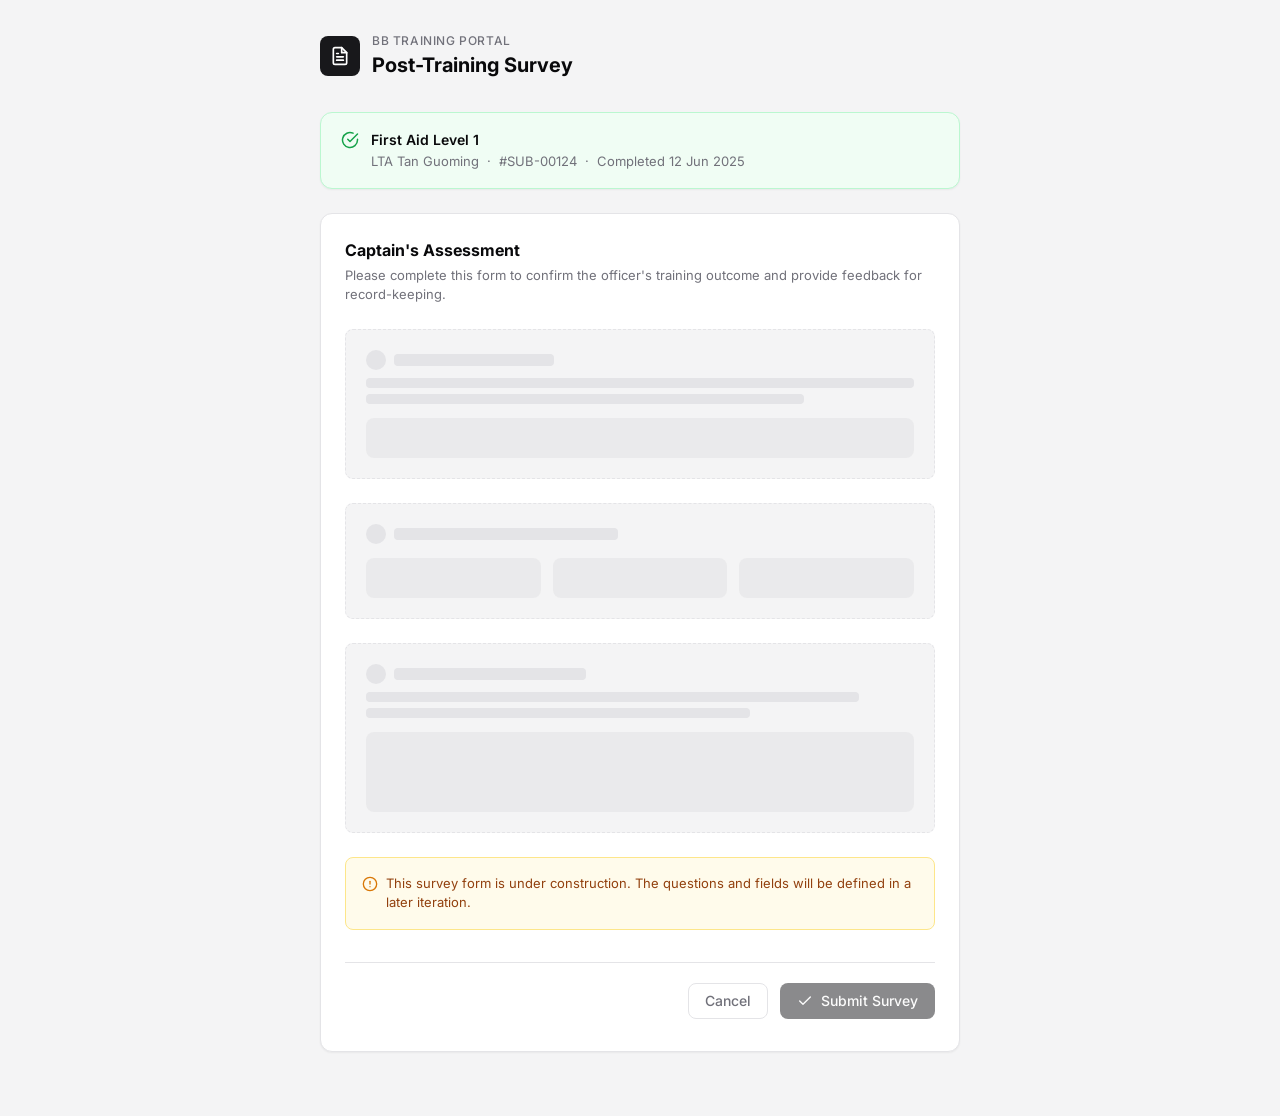
<file: pages/survey.html>
<!DOCTYPE html>
<html lang="en" style="height:100%;">
<head>
  <meta charset="UTF-8" />
  <meta name="viewport" content="width=device-width, initial-scale=1.0" />
  <title>Post-Training Survey — BB Training Portal</title>
  <link rel="preconnect" href="https://fonts.googleapis.com" />
  <link rel="preconnect" href="https://fonts.gstatic.com" crossorigin />
  <link href="https://fonts.googleapis.com/css2?family=Inter:wght@400;500;600;700;800&display=swap" rel="stylesheet" />
  <link rel="stylesheet" href="../components/styles.css" />
</head>
<body style="min-height:100%;background:var(--muted);">

<div style="max-width:42rem;margin:0 auto;padding:2rem 1rem 4rem;">

  <!-- Header -->
  <div style="display:flex;align-items:center;gap:0.75rem;margin-bottom:2rem;">
    <div style="width:2.5rem;height:2.5rem;background:var(--primary);border-radius:var(--radius);display:flex;align-items:center;justify-content:center;flex-shrink:0;">
      <svg viewBox="0 0 24 24" fill="none" stroke="white" stroke-width="2" stroke-linecap="round" stroke-linejoin="round" style="width:1.25rem;height:1.25rem;"><path d="M14 2H6a2 2 0 0 0-2 2v16a2 2 0 0 0 2 2h12a2 2 0 0 0 2-2V8z"/><polyline points="14 2 14 8 20 8"/><line x1="16" y1="13" x2="8" y2="13"/><line x1="16" y1="17" x2="8" y2="17"/><polyline points="10 9 9 9 8 9"/></svg>
    </div>
    <div>
      <div style="font-size:0.75rem;color:var(--muted-fg);font-weight:500;text-transform:uppercase;letter-spacing:.05em;">BB Training Portal</div>
      <div style="font-size:1.25rem;font-weight:700;color:var(--fg);">Post-Training Survey</div>
    </div>
  </div>

  <!-- Submission context card -->
  <div class="card" style="margin-bottom:1.5rem;padding:1rem 1.25rem;background:#f0fdf4;border-color:#bbf7d0;">
    <div style="display:flex;align-items:flex-start;gap:0.75rem;">
      <svg viewBox="0 0 24 24" fill="none" stroke="var(--success)" stroke-width="2" stroke-linecap="round" stroke-linejoin="round" style="width:1.125rem;height:1.125rem;flex-shrink:0;margin-top:.125rem;"><path d="M22 11.08V12a10 10 0 1 1-5.93-9.14"/><polyline points="22 4 12 14.01 9 11.01"/></svg>
      <div>
        <div style="font-size:0.875rem;font-weight:600;color:var(--fg);" id="survey-course-name">First Aid Level 1</div>
        <div style="font-size:0.8125rem;color:var(--muted-fg);margin-top:0.125rem;">
          <span id="survey-officer-name">LTA Tan Guoming</span> &nbsp;·&nbsp;
          <span id="survey-ref">#SUB-00124</span> &nbsp;·&nbsp;
          Completed <span id="survey-completed-date">12 Jun 2025</span>
        </div>
      </div>
    </div>
  </div>

  <!-- Survey form placeholder -->
  <div class="card" style="padding:1.5rem 1.5rem 2rem;">
    <div style="margin-bottom:1.5rem;">
      <h2 style="font-size:1rem;font-weight:700;color:var(--fg);margin-bottom:0.25rem;">Captain's Assessment</h2>
      <p style="font-size:0.8125rem;color:var(--muted-fg);">Please complete this form to confirm the officer's training outcome and provide feedback for record-keeping.</p>
    </div>

    <!-- Placeholder sections -->
    <div style="display:flex;flex-direction:column;gap:1.5rem;">

      <!-- Section 1 placeholder -->
      <div style="padding:1.25rem;background:var(--muted);border-radius:var(--radius);border:1px dashed var(--border);">
        <div style="display:flex;align-items:center;gap:0.5rem;margin-bottom:0.5rem;">
          <div style="width:1.25rem;height:1.25rem;background:var(--border);border-radius:50%;flex-shrink:0;"></div>
          <div style="height:0.75rem;width:10rem;background:var(--border);border-radius:4px;"></div>
        </div>
        <div style="height:0.625rem;width:100%;background:var(--border);border-radius:4px;margin-bottom:0.375rem;"></div>
        <div style="height:0.625rem;width:80%;background:var(--border);border-radius:4px;"></div>
        <div style="margin-top:0.875rem;height:2.5rem;background:var(--border);border-radius:var(--radius);opacity:.6;"></div>
      </div>

      <!-- Section 2 placeholder -->
      <div style="padding:1.25rem;background:var(--muted);border-radius:var(--radius);border:1px dashed var(--border);">
        <div style="display:flex;align-items:center;gap:0.5rem;margin-bottom:0.5rem;">
          <div style="width:1.25rem;height:1.25rem;background:var(--border);border-radius:50%;flex-shrink:0;"></div>
          <div style="height:0.75rem;width:14rem;background:var(--border);border-radius:4px;"></div>
        </div>
        <div style="display:flex;gap:0.75rem;margin-top:0.875rem;">
          <div style="flex:1;height:2.5rem;background:var(--border);border-radius:var(--radius);opacity:.6;"></div>
          <div style="flex:1;height:2.5rem;background:var(--border);border-radius:var(--radius);opacity:.6;"></div>
          <div style="flex:1;height:2.5rem;background:var(--border);border-radius:var(--radius);opacity:.6;"></div>
        </div>
      </div>

      <!-- Section 3 placeholder -->
      <div style="padding:1.25rem;background:var(--muted);border-radius:var(--radius);border:1px dashed var(--border);">
        <div style="display:flex;align-items:center;gap:0.5rem;margin-bottom:0.5rem;">
          <div style="width:1.25rem;height:1.25rem;background:var(--border);border-radius:50%;flex-shrink:0;"></div>
          <div style="height:0.75rem;width:12rem;background:var(--border);border-radius:4px;"></div>
        </div>
        <div style="height:0.625rem;width:90%;background:var(--border);border-radius:4px;margin-bottom:0.375rem;"></div>
        <div style="height:0.625rem;width:70%;background:var(--border);border-radius:4px;"></div>
        <div style="margin-top:0.875rem;height:5rem;background:var(--border);border-radius:var(--radius);opacity:.6;"></div>
      </div>

      <div style="padding:1rem;background:#fffbeb;border:1px solid #fde68a;border-radius:var(--radius);display:flex;gap:0.5rem;align-items:flex-start;">
        <svg viewBox="0 0 24 24" fill="none" stroke="#d97706" stroke-width="2" stroke-linecap="round" stroke-linejoin="round" style="width:1rem;height:1rem;flex-shrink:0;margin-top:.125rem;"><circle cx="12" cy="12" r="10"/><line x1="12" y1="8" x2="12" y2="12"/><line x1="12" y1="16" x2="12.01" y2="16"/></svg>
        <p style="font-size:0.8125rem;color:#92400e;margin:0;">This survey form is under construction. The questions and fields will be defined in a later iteration.</p>
      </div>

    </div>

    <!-- Footer actions -->
    <div style="display:flex;justify-content:flex-end;gap:0.75rem;margin-top:2rem;padding-top:1.25rem;border-top:1px solid var(--border);">
      <button class="btn btn-outline" onclick="history.back()">Cancel</button>
      <button class="btn btn-default" disabled style="opacity:.5;cursor:not-allowed;">
        <svg viewBox="0 0 24 24" fill="none" stroke="currentColor" stroke-width="2" stroke-linecap="round" stroke-linejoin="round"><polyline points="20 6 9 17 4 12"/></svg>
        Submit Survey
      </button>
    </div>
  </div>

</div>

<script src="../components/components.js"></script>
<script src="../data/data.js"></script>
<script>
// Pre-fill from URL params: survey.html?ref=SUB-00124
(function prefillSurvey() {
  const params = new URLSearchParams(location.search);
  const ref = params.get('ref');
  if (!ref) return;
  const sub = BB.submissions[ref];
  if (!sub) return;
  const o = BB.officers[sub.officerId] || {};
  document.getElementById('survey-course-name').textContent = BB.courseName(sub);
  document.getElementById('survey-officer-name').textContent = o.name || sub.officerId;
  document.getElementById('survey-ref').textContent = '#' + ref;
  if (sub.dates) document.getElementById('survey-completed-date').textContent = sub.dates;
})();
</script>
</body>
</html>
</file>
<file: components/styles.css>
/* ============================================================
   BB Training Portal — Component Library (shadcn-inspired)
   ============================================================ */

/* ── CSS Variables ─────────────────────────────────────────── */
:root {
  --bg:               #ffffff;
  --fg:               #09090b;
  --card:             #ffffff;
  --card-fg:          #09090b;
  --primary:          #18181b;
  --primary-fg:       #fafafa;
  --secondary:        #f4f4f5;
  --secondary-fg:     #18181b;
  --muted:            #f4f4f5;
  --muted-fg:         #71717a;
  --accent:           #f4f4f5;
  --accent-fg:        #18181b;
  --destructive:      #ef4444;
  --destructive-fg:   #fafafa;
  --border:           #e4e4e7;
  --input:            #e4e4e7;
  --ring:             #18181b;
  --success:          #16a34a;
  --success-fg:       #ffffff;
  --warning:          #d97706;
  --warning-fg:       #ffffff;
  --info:             #2563eb;
  --info-fg:          #ffffff;
  --radius-sm:        0.25rem;
  --radius:           0.5rem;
  --radius-lg:        0.75rem;
  --radius-full:      9999px;
  --shadow-sm:        0 1px 2px 0 rgb(0 0 0 / 0.05);
  --shadow:           0 1px 3px 0 rgb(0 0 0 / 0.1), 0 1px 2px -1px rgb(0 0 0 / 0.1);
  --shadow-md:        0 4px 6px -1px rgb(0 0 0 / 0.1), 0 2px 4px -2px rgb(0 0 0 / 0.1);
  --shadow-lg:        0 10px 15px -3px rgb(0 0 0 / 0.1), 0 4px 6px -4px rgb(0 0 0 / 0.1);
  --font:             'Inter', -apple-system, BlinkMacSystemFont, 'Segoe UI', sans-serif;
  --font-mono:        'JetBrains Mono', 'Fira Code', ui-monospace, monospace;
  --transition:       150ms cubic-bezier(0.4, 0, 0.2, 1);
}

/* ── Reset & Base ──────────────────────────────────────────── */
*, *::before, *::after { box-sizing: border-box; margin: 0; padding: 0; }
html { font-size: 16px; -webkit-text-size-adjust: 100%; }
body {
  font-family: var(--font);
  background: var(--bg);
  color: var(--fg);
  line-height: 1.5;
  -webkit-font-smoothing: antialiased;
}
a { color: inherit; text-decoration: none; }
button { cursor: pointer; font-family: var(--font); }
input, select, textarea { font-family: var(--font); }
ul, ol { list-style: none; }
img { max-width: 100%; display: block; }


/* ══════════════════════════════════════════════════════════════
   1. BUTTON
   ══════════════════════════════════════════════════════════════ */
.btn {
  display: inline-flex;
  align-items: center;
  justify-content: center;
  gap: 0.5rem;
  white-space: nowrap;
  border-radius: var(--radius);
  font-size: 0.875rem;
  font-weight: 500;
  line-height: 1;
  padding: 0.5rem 1rem;
  height: 2.25rem;
  border: 1px solid transparent;
  transition: background var(--transition), color var(--transition),
              border-color var(--transition), box-shadow var(--transition),
              opacity var(--transition);
  outline: none;
  text-decoration: none;
  user-select: none;
}
.btn:focus-visible {
  box-shadow: 0 0 0 2px var(--bg), 0 0 0 4px var(--ring);
}
.btn:disabled, .btn[aria-disabled="true"] {
  pointer-events: none;
  opacity: 0.5;
}
.btn svg {
  width: 1rem;
  height: 1rem;
  flex-shrink: 0;
  stroke: currentColor;
  fill: none;
}

/* Variants */
.btn-default {
  background: var(--primary);
  color: var(--primary-fg);
}
.btn-default:hover { opacity: 0.88; }
.btn-default svg { color: var(--primary-fg); stroke: var(--primary-fg); }

.btn-secondary {
  background: var(--secondary);
  color: var(--secondary-fg);
}
.btn-secondary:hover { background: #e4e4e7; }
.btn-secondary svg { color: var(--secondary-fg); stroke: var(--secondary-fg); }

.btn-outline {
  background: transparent;
  border-color: var(--border);
  color: var(--muted-fg);
}
.btn-outline:hover { background: var(--accent); color: var(--fg); }
.btn-outline svg { stroke: currentColor; }

.btn-ghost {
  background: transparent;
  color: var(--muted-fg);
}
.btn-ghost:hover { background: var(--accent); color: var(--fg); }
.btn-ghost svg { stroke: currentColor; }

.btn-destructive {
  background: var(--destructive);
  color: var(--destructive-fg);
}
.btn-destructive:hover { opacity: 0.88; }
.btn-destructive svg { color: var(--destructive-fg); stroke: var(--destructive-fg); }

.btn-link {
  background: transparent;
  color: var(--primary);
  text-decoration: underline;
  text-underline-offset: 4px;
  height: auto;
  padding: 0;
}
.btn-link:hover { opacity: 0.75; }

/* Sizes */
.btn-sm { height: 1.875rem; padding: 0.375rem 0.75rem; font-size: 0.8125rem; border-radius: var(--radius-sm); }
.btn-lg { height: 2.75rem; padding: 0.625rem 1.5rem; font-size: 1rem; border-radius: var(--radius); }
.btn-icon { width: 2.25rem; height: 2.25rem; padding: 0; }
.btn-icon.btn-sm { width: 1.875rem; height: 1.875rem; }
.btn-icon.btn-lg { width: 2.75rem; height: 2.75rem; }


/* ══════════════════════════════════════════════════════════════
   2. BADGE
   ══════════════════════════════════════════════════════════════ */
.badge {
  display: inline-flex;
  align-items: center;
  gap: 0.25rem;
  border-radius: var(--radius-full);
  border: 1px solid transparent;
  font-size: 0.75rem;
  font-weight: 500;
  line-height: 1;
  padding: 0.25rem 0.625rem;
  white-space: nowrap;
  transition: background var(--transition);
}
.badge svg { width: 0.75rem; height: 0.75rem; }

.badge-default   { background: var(--primary); color: var(--primary-fg); }
.badge-secondary { background: var(--secondary); color: var(--secondary-fg); border-color: var(--border); }
.badge-outline   { background: transparent; color: var(--fg); border-color: var(--border); }
.badge-destructive { background: #fef2f2; color: var(--destructive); border-color: #fecaca; }
.badge-success   { background: #f0fdf4; color: var(--success); border-color: #bbf7d0; }
.badge-warning   { background: #fffbeb; color: var(--warning); border-color: #fde68a; }
.badge-info      { background: #eff6ff; color: var(--info); border-color: #bfdbfe; }


/* ══════════════════════════════════════════════════════════════
   3. CHIP / TAG (removable)
   ══════════════════════════════════════════════════════════════ */
.chip {
  display: inline-flex;
  align-items: center;
  gap: 0.25rem;
  border-radius: var(--radius-full);
  border: 1px solid var(--border);
  background: var(--secondary);
  color: var(--secondary-fg);
  font-size: 0.8125rem;
  font-weight: 500;
  padding: 0.25rem 0.5rem 0.25rem 0.75rem;
  line-height: 1;
}
.chip-close {
  display: inline-flex;
  align-items: center;
  justify-content: center;
  width: 1rem;
  height: 1rem;
  border-radius: 50%;
  border: none;
  background: transparent;
  color: var(--muted-fg);
  cursor: pointer;
  padding: 0;
  line-height: 1;
  font-size: 0.75rem;
  transition: background var(--transition), color var(--transition);
}
.chip-close:hover { background: var(--border); color: var(--fg); }

/* Chip variants */
.chip-primary { background: #eff6ff; color: var(--info); border-color: #bfdbfe; }
.chip-success { background: #f0fdf4; color: var(--success); border-color: #bbf7d0; }
.chip-warning { background: #fffbeb; color: var(--warning); border-color: #fde68a; }
.chip-destructive { background: #fef2f2; color: var(--destructive); border-color: #fecaca; }

.chip-list {
  display: flex;
  flex-wrap: wrap;
  gap: 0.5rem;
  align-items: center;
}


/* ══════════════════════════════════════════════════════════════
   4. INPUT / FORM CONTROLS
   ══════════════════════════════════════════════════════════════ */
.form-group {
  display: flex;
  flex-direction: column;
  gap: 0.375rem;
}
.label {
  font-size: 0.875rem;
  font-weight: 500;
  color: var(--fg);
  line-height: 1;
}
.label-required::after {
  content: ' *';
  color: var(--destructive);
}
.helper-text {
  font-size: 0.75rem;
  color: var(--muted-fg);
}
.error-text {
  font-size: 0.75rem;
  color: var(--destructive);
}

.input {
  display: flex;
  width: 100%;
  height: 2.25rem;
  border-radius: var(--radius);
  border: 1px solid var(--input);
  background: var(--bg);
  color: var(--fg);
  font-size: 0.875rem;
  padding: 0 0.75rem;
  transition: border-color var(--transition), box-shadow var(--transition);
  outline: none;
}
.input::placeholder { color: var(--muted-fg); }
.input:focus {
  border-color: var(--ring);
  box-shadow: 0 0 0 3px rgb(24 24 27 / 0.1);
}
.input:disabled {
  opacity: 0.5;
  cursor: not-allowed;
  background: var(--muted);
}
.input-error { border-color: var(--destructive); }
.input-error:focus { box-shadow: 0 0 0 3px rgb(239 68 68 / 0.15); }

.textarea {
  composes: input;
  height: auto;
  min-height: 5rem;
  padding: 0.5rem 0.75rem;
  resize: vertical;
}
textarea.input {
  height: auto;
  min-height: 5rem;
  padding: 0.5rem 0.75rem;
  resize: vertical;
}

.select {
  composes: input;
  appearance: none;
  background-image: url("data:image/svg+xml,%3Csvg xmlns='http://www.w3.org/2000/svg' width='12' height='12' viewBox='0 0 24 24' fill='none' stroke='%2371717a' stroke-width='2' stroke-linecap='round' stroke-linejoin='round'%3E%3Cpath d='m6 9 6 6 6-6'/%3E%3C/svg%3E");
  background-repeat: no-repeat;
  background-position: right 0.75rem center;
  padding-right: 2.25rem;
  cursor: pointer;
}
select.input {
  appearance: none;
  background-image: url("data:image/svg+xml,%3Csvg xmlns='http://www.w3.org/2000/svg' width='12' height='12' viewBox='0 0 24 24' fill='none' stroke='%2371717a' stroke-width='2' stroke-linecap='round' stroke-linejoin='round'%3E%3Cpath d='m6 9 6 6 6-6'/%3E%3C/svg%3E");
  background-repeat: no-repeat;
  background-position: right 0.75rem center;
  padding-right: 2.25rem;
  cursor: pointer;
}

/* Input with icon */
.input-wrapper {
  position: relative;
  display: flex;
  align-items: center;
}
.input-icon-left { position: absolute; left: 0.625rem; color: var(--muted-fg); pointer-events: none; }
.input-icon-right { position: absolute; right: 0.625rem; color: var(--muted-fg); pointer-events: none; }
.input-icon-left svg, .input-icon-right svg { width: 1rem; height: 1rem; }
.input-wrapper .input.has-icon-left  { padding-left: 2.25rem; }
.input-wrapper .input.has-icon-right { padding-right: 2.25rem; }

/* Checkbox & Radio */
.checkbox-group, .radio-group { display: flex; align-items: center; gap: 0.5rem; }
.checkbox, .radio {
  width: 1rem;
  height: 1rem;
  accent-color: var(--primary);
  cursor: pointer;
}

/* Switch / Toggle */
.switch-wrapper {
  display: inline-flex;
  align-items: center;
  gap: 0.625rem;
  cursor: pointer;
}
.switch-track {
  position: relative;
  width: 2.25rem;
  height: 1.25rem;
  border-radius: var(--radius-full);
  background: var(--muted-fg);
  transition: background var(--transition);
  flex-shrink: 0;
}
.switch-thumb {
  position: absolute;
  top: 2px;
  left: 2px;
  width: calc(1.25rem - 4px);
  height: calc(1.25rem - 4px);
  border-radius: 50%;
  background: white;
  transition: transform var(--transition);
  box-shadow: var(--shadow-sm);
}
.switch-input { position: absolute; opacity: 0; width: 0; height: 0; }
.switch-input:checked + .switch-track { background: var(--primary); }
.switch-input:checked + .switch-track .switch-thumb { transform: translateX(1rem); }
.switch-label { font-size: 0.875rem; font-weight: 500; }


/* ══════════════════════════════════════════════════════════════
   5. CARD
   ══════════════════════════════════════════════════════════════ */
.card {
  background: var(--card);
  border: 1px solid var(--border);
  border-radius: var(--radius-lg);
  box-shadow: var(--shadow-sm);
  overflow: hidden;
}
.card-header {
  padding: 1.25rem 1.5rem 0;
}
.card-title {
  font-size: 1rem;
  font-weight: 600;
  line-height: 1.25;
  color: var(--fg);
}
.card-description {
  font-size: 0.875rem;
  color: var(--muted-fg);
  margin-top: 0.25rem;
}
.card-content {
  padding: 1.25rem 1.5rem;
}
.card-footer {
  display: flex;
  align-items: center;
  padding: 0 1.5rem 1.25rem;
  gap: 0.75rem;
}

/* Stat Card */
.stat-card {
  background: var(--card);
  border: 1px solid var(--border);
  border-radius: var(--radius-lg);
  padding: 1.25rem 1.5rem;
  box-shadow: var(--shadow-sm);
}
.stat-card-header {
  display: flex;
  align-items: center;
  justify-content: space-between;
  margin-bottom: 0.5rem;
}
.stat-card-label {
  font-size: 0.8125rem;
  font-weight: 500;
  color: var(--muted-fg);
  text-transform: uppercase;
  letter-spacing: 0.05em;
}
.stat-card-icon {
  width: 2rem;
  height: 2rem;
  border-radius: var(--radius);
  background: var(--secondary);
  display: flex;
  align-items: center;
  justify-content: center;
  color: var(--muted-fg);
}
.stat-card-icon svg { width: 1rem; height: 1rem; }
.stat-card-value {
  font-size: 1.75rem;
  font-weight: 700;
  color: var(--fg);
  line-height: 1;
}
.stat-card-trend {
  font-size: 0.75rem;
  color: var(--muted-fg);
  margin-top: 0.25rem;
}
.stat-card-trend .up { color: var(--success); }
.stat-card-trend .down { color: var(--destructive); }


/* ══════════════════════════════════════════════════════════════
   6. TABS
   ══════════════════════════════════════════════════════════════ */
.tabs { display: flex; flex-direction: column; gap: 0; }

.tabs-list {
  display: inline-flex;
  align-items: center;
  background: var(--muted);
  border-radius: var(--radius);
  padding: 0.25rem;
  gap: 0.125rem;
}

.tab-trigger {
  display: inline-flex;
  align-items: center;
  gap: 0.375rem;
  justify-content: center;
  white-space: nowrap;
  border-radius: var(--radius-sm);
  padding: 0.375rem 0.75rem;
  font-size: 0.875rem;
  font-weight: 500;
  color: var(--muted-fg);
  background: transparent;
  border: none;
  cursor: pointer;
  transition: background var(--transition), color var(--transition), box-shadow var(--transition);
  outline: none;
}
.tab-trigger:hover { color: var(--fg); }
.tab-trigger.active {
  background: var(--bg);
  color: var(--fg);
  box-shadow: var(--shadow-sm);
}
.tab-trigger:focus-visible {
  box-shadow: 0 0 0 2px var(--ring);
}
.tab-trigger svg { width: 0.875rem; height: 0.875rem; }

.tab-content { display: none; padding-top: 1rem; }
.tab-content.active { display: block; }

/* ── Tabs-Lift variant ───────────────────────────────────────── */
.tabs-lift-list {
  display: flex;
  gap: 0.25rem;
  padding: 0;
}
.tabs-lift-trigger {
  display: inline-flex;
  align-items: center;
  gap: 0.5rem;
  padding: 0.5625rem 1.125rem;
  font-size: 0.875rem;
  font-weight: 500;
  color: var(--muted-fg);
  background: transparent;
  border: 1px solid transparent;
  border-bottom: none;
  border-radius: var(--radius) var(--radius) 0 0;
  cursor: default;
  white-space: nowrap;
  position: relative;
  bottom: -1px; /* overlap the card top border so they fuse */
  transition: color 0.15s;
  outline: none;
}
.tabs-lift-trigger.done { color: var(--success); cursor: pointer; }
.tabs-lift-trigger.done:hover { color: var(--fg); }
.tabs-lift-trigger.active {
  color: var(--fg);
  font-weight: 600;
  background: var(--card);
  border-color: var(--border);
  border-bottom-color: var(--card); /* hides bottom edge → fuses with card */
}
.tab-lift-num {
  width: 1.25rem;
  height: 1.25rem;
  border-radius: 50%;
  font-size: 0.625rem;
  font-weight: 700;
  display: flex;
  align-items: center;
  justify-content: center;
  background: var(--muted);
  color: var(--muted-fg);
  flex-shrink: 0;
}
.tabs-lift-trigger.active .tab-lift-num { background: var(--primary); color: var(--primary-fg); }
.tabs-lift-trigger.done   .tab-lift-num { background: var(--success); color: #fff; }
.tabs-lift-content {
  border: 1px solid var(--border);
  border-radius: var(--radius-lg);
  padding: 2rem;
  background: var(--card);
}
.tabs-lift-trigger.locked {
  color: var(--muted-fg);
  opacity: 0.4;
  cursor: not-allowed;
  pointer-events: none;
}
@media (max-width: 600px) {
  .tabs-lift-trigger { padding: 0.5625rem 0.875rem; }
}

/* Underline Tabs variant */
.tabs-underline .tabs-list {
  background: transparent;
  border-bottom: 1px solid var(--border);
  border-radius: 0;
  padding: 0;
  gap: 0;
  width: 100%;
}
.tabs-underline .tab-trigger {
  border-radius: 0;
  padding: 0.625rem 1rem;
  position: relative;
  color: var(--muted-fg);
}
.tabs-underline .tab-trigger::after {
  content: '';
  position: absolute;
  bottom: -1px;
  left: 0;
  right: 0;
  height: 2px;
  background: transparent;
  transition: background var(--transition);
}
.tabs-underline .tab-trigger.active {
  background: transparent;
  box-shadow: none;
  color: var(--fg);
}
.tabs-underline .tab-trigger.active::after {
  background: var(--primary);
}


/* ══════════════════════════════════════════════════════════════
   7. TABLE / DATA TABLE
   ══════════════════════════════════════════════════════════════ */
.table-wrapper {
  border: 1px solid var(--border);
  border-radius: var(--radius-lg);
  overflow: hidden;
}
.table-toolbar {
  display: flex;
  align-items: center;
  justify-content: space-between;
  padding: 0.875rem 1rem;
  border-bottom: 1px solid var(--border);
  gap: 0.75rem;
  flex-wrap: wrap;
}
.table-toolbar-left, .table-toolbar-right {
  display: flex;
  align-items: center;
  gap: 0.5rem;
}
.table-scroll { overflow-x: auto; }

.table {
  width: 100%;
  border-collapse: collapse;
  font-size: 0.875rem;
}
.table thead { background: var(--muted); }
.table th {
  text-align: left;
  font-weight: 500;
  font-size: 0.8125rem;
  color: var(--muted-fg);
  padding: 0.75rem 1rem;
  border-bottom: 1px solid var(--border);
  white-space: nowrap;
  user-select: none;
}
.table th.sortable { cursor: pointer; }
.table th.sortable:hover { color: var(--fg); }
.table th .sort-icon {
  display: inline-flex;
  flex-direction: column;
  gap: 1px;
  margin-left: 0.25rem;
  vertical-align: middle;
  opacity: 0.4;
}
.table th.sort-asc .sort-icon,
.table th.sort-desc .sort-icon { opacity: 1; }
.sort-icon svg { width: 0.75rem; height: 0.75rem; }

.table td {
  padding: 0.875rem 1rem;
  border-bottom: 1px solid var(--border);
  color: var(--fg);
  vertical-align: middle;
}
.table tbody tr:last-child td { border-bottom: none; }
.table tbody tr:hover { background: var(--muted); }
.table tbody tr.selected { background: #eff6ff; }

.table-checkbox { width: 1rem; height: 1rem; accent-color: var(--primary); cursor: pointer; }

/* Table Pagination */
.table-pagination {
  display: flex;
  align-items: center;
  justify-content: space-between;
  padding: 0.75rem 1rem;
  border-top: 1px solid var(--border);
  font-size: 0.8125rem;
  color: var(--muted-fg);
  gap: 1rem;
  flex-wrap: wrap;
}
.table-pagination-info { flex: 1; }
.table-pagination-controls { display: flex; align-items: center; gap: 0.25rem; }
.page-btn {
  display: inline-flex;
  align-items: center;
  justify-content: center;
  min-width: 2rem;
  height: 2rem;
  border-radius: var(--radius-sm);
  border: 1px solid var(--border);
  background: var(--bg);
  color: var(--fg);
  font-size: 0.8125rem;
  cursor: pointer;
  padding: 0 0.375rem;
  transition: background var(--transition), border-color var(--transition);
}
.page-btn:hover { background: var(--accent); }
.page-btn.active { background: var(--primary); color: var(--primary-fg); border-color: var(--primary); }
.page-btn:disabled { opacity: 0.4; cursor: not-allowed; }
.page-btn svg { width: 0.875rem; height: 0.875rem; }


/* ══════════════════════════════════════════════════════════════
   8. SIDEBAR
   ══════════════════════════════════════════════════════════════ */
.layout { display: flex; min-height: 100vh; }

.sidebar {
  width: 16rem;
  min-height: 100vh;
  background: var(--bg);
  border-right: 1px solid var(--border);
  display: flex;
  flex-direction: column;
  transition: width var(--transition);
  flex-shrink: 0;
  position: relative;
}
.sidebar.collapsed { width: 3.5rem; }

.sidebar-header {
  display: flex;
  align-items: center;
  justify-content: space-between;
  padding: 0 1.25rem;
  border-bottom: 1px solid var(--border);
  height: 3.5rem;
  flex-shrink: 0;
}
.sidebar-brand {
  display: flex;
  align-items: center;
  gap: 0.625rem;
  overflow: hidden;
  min-width: 0;
}
.sidebar-logo {
  width: 1.75rem;
  height: 1.75rem;
  border-radius: var(--radius);
  background: var(--primary);
  color: var(--primary-fg);
  display: flex;
  align-items: center;
  justify-content: center;
  font-weight: 700;
  font-size: 0.875rem;
  flex-shrink: 0;
}
.sidebar-brand-name {
  font-size: 0.9375rem;
  font-weight: 600;
  white-space: nowrap;
  overflow: hidden;
  transition: opacity var(--transition), width var(--transition);
}
.sidebar.collapsed .sidebar-brand-name { opacity: 0; width: 0; }

.sidebar-toggle {
  width: 1.75rem;
  height: 1.75rem;
  border-radius: var(--radius-sm);
  border: 1px solid var(--border);
  background: var(--bg);
  color: var(--muted-fg);
  display: flex;
  align-items: center;
  justify-content: center;
  cursor: pointer;
  flex-shrink: 0;
  transition: background var(--transition), color var(--transition);
}
.sidebar-toggle:hover { background: var(--accent); color: var(--fg); }
.sidebar-toggle svg { width: 0.875rem; height: 0.875rem; }

.sidebar-nav { flex: 1; padding: 1.25rem 1rem; overflow-y: auto; overflow-x: hidden; }
.sidebar-section { margin-bottom: 1.5rem; }
.sidebar-section-label {
  font-size: 0.6875rem;
  font-weight: 600;
  text-transform: uppercase;
  letter-spacing: 0.08em;
  color: var(--muted-fg);
  padding: 0 0.75rem;
  margin-bottom: 0.5rem;
  white-space: nowrap;
  overflow: hidden;
  transition: opacity var(--transition);
}
.sidebar.collapsed .sidebar-section-label { opacity: 0; }

.nav-item {
  display: flex;
  align-items: center;
  gap: 0.75rem;
  border-radius: var(--radius);
  padding: 0.75rem 0.75rem;
  color: var(--muted-fg);
  font-size: 0.875rem;
  font-weight: 500;
  cursor: pointer;
  transition: background var(--transition), color var(--transition);
  white-space: nowrap;
  overflow: hidden;
  position: relative;
  text-decoration: none;
  border: none;
  background: transparent;
  width: 100%;
  text-align: left;
}
.nav-item:hover { background: var(--accent); color: var(--fg); }
.nav-item.active { background: var(--secondary); color: var(--fg); }
.nav-item-icon {
  width: 1rem;
  height: 1rem;
  flex-shrink: 0;
  display: flex;
  align-items: center;
  justify-content: center;
}
.nav-item-icon svg { width: 1rem; height: 1rem; }
.nav-item-label {
  flex: 1;
  overflow: hidden;
  transition: opacity var(--transition), width var(--transition), max-width var(--transition);
}
.sidebar.collapsed .nav-item-label { opacity: 0; max-width: 0; }
.nav-item-badge {
  flex-shrink: 0;
  transition: opacity var(--transition);
}
.sidebar.collapsed .nav-item-badge { opacity: 0; }

.sidebar-footer {
  border-top: 1px solid var(--border);
  padding: 1.25rem 1rem;
}

/* Sidebar collapsed state */
.sidebar.collapsed .nav-item { justify-content: center; padding: 0.625rem; }
.sidebar.collapsed .sidebar-header { justify-content: center; }
.sidebar.collapsed .sidebar-nav { padding: 0.75rem 0.375rem; }
/* Keep toggle visible so the sidebar can always be re-opened */
.sidebar.collapsed .sidebar-toggle { display: flex; }

/* ══════════════════════════════════════════════════════════════
   MOBILE RESPONSIVE
   ══════════════════════════════════════════════════════════════ */

/* Sidebar backdrop (mobile only) */
.sidebar-backdrop {
  display: none;
  position: fixed;
  inset: 0;
  background: rgba(0,0,0,0.4);
  z-index: 49;
  backdrop-filter: blur(2px);
  -webkit-backdrop-filter: blur(2px);
}
.sidebar-backdrop.open { display: block; }

/* Hamburger button (hidden on desktop) */
.sidebar-mobile-btn { display: none !important; }

@media (max-width: 767px) {
  /* Layout: page-wrapper fills full width */
  .layout { position: relative; }
  .page-wrapper { width: 100%; min-width: 0; flex: 1; }

  /* Sidebar: fixed overlay, off-screen by default */
  .sidebar {
    position: fixed !important;
    top: 0;
    left: 0;
    height: 100vh !important;
    z-index: 50;
    width: 16rem !important;
    transform: translateX(-100%);
    transition: transform 0.25s ease;
    box-shadow: none;
  }
  .sidebar.mobile-open {
    transform: translateX(0);
    box-shadow: 0 0 0 100vw rgba(0,0,0,0);
  }
  /* Prevent collapsed logic from fighting mobile layout */
  .sidebar.collapsed { width: 16rem !important; }
  .sidebar.collapsed .nav-item { justify-content: flex-start; padding: 0.75rem; }
  .sidebar.collapsed .sidebar-nav { padding: 1.25rem 1rem; }
  .sidebar.collapsed .nav-item-label { opacity: 1; max-width: none; }
  .sidebar.collapsed .nav-item-badge { opacity: 1; }
  .sidebar.collapsed .sidebar-section-label { opacity: 1; }
  .sidebar.collapsed .sidebar-brand-name { opacity: 1; width: auto; }
  .sidebar.collapsed .sidebar-header { justify-content: space-between; }

  /* Hamburger visible on mobile */
  .sidebar-mobile-btn { display: flex !important; }

  /* Topbar: reduce padding */
  .topbar { padding: 0 0.75rem; }

  /* Page content: reduce padding */
  .page-content { padding: 1rem; }

  /* Stat cards: 2 columns on mobile */
  .stat-card { padding: 1rem; }

  /* Tables: horizontal scroll */
  .table-scroll, .card-content table { display: block; overflow-x: auto; -webkit-overflow-scrolling: touch; }

  /* Dialogs: full width on mobile */
  .dialog { width: calc(100vw - 2rem) !important; max-width: none !important; margin: 1rem; }
  .dialog-overlay { align-items: flex-end; padding: 0; }
  .dialog { border-bottom-left-radius: 0; border-bottom-right-radius: 0; }

  /* Two-column grids → single column */
  [style*="grid-template-columns:1fr 22rem"] { grid-template-columns: 1fr !important; }
  [style*="grid-template-columns:repeat(4,1fr)"] { grid-template-columns: repeat(2,1fr) !important; }
  [style*="grid-template-columns:repeat(3,1fr)"] { grid-template-columns: 1fr !important; }
  [style*="grid-template-columns:repeat(2,1fr)"] { grid-template-columns: 1fr !important; }

  /* Breadcrumb: hide on very small */
  .breadcrumb { display: none; }

  /* Page header actions: stack */
  .page-header { flex-direction: column; align-items: flex-start; gap: 0.75rem; }
  .page-actions { width: 100%; }
  .page-actions .btn { width: 100%; justify-content: center; }

  /* Form stepper: compact */
  .form-steps { gap: 0.125rem !important; width: 100%; }
  .form-steps-left { justify-content: stretch; width: 100%; }
  .form-step,
  .form-steps-left .form-step { flex: 1 1 0 !important; min-width: 0 !important; }
  .form-step-num {
    width: 1.375rem;
    height: 1.375rem;
    font-size: 0.625rem;
    border-width: 1.5px;
    margin-bottom: 0.25rem;
  }
  .form-step:not(:last-child)::after { top: 0.6875rem; height: 1.5px; }
  .form-step-label {
    font-size: 0.625rem;
    line-height: 1.15;
    padding: 0 0.0625rem;
    overflow-wrap: anywhere;
  }
  #form-steps { gap: 0.25rem !important; }
  #form-steps .step { flex: 1 1 0 !important; min-width: 0 !important; }
}

@media (max-width: 480px) {
  /* Stat cards: single column on very small screens */
  [style*="grid-template-columns:repeat(4,1fr)"] { grid-template-columns: 1fr 1fr !important; }
}


/* ══════════════════════════════════════════════════════════════
   9. USER PROFILE / AVATAR
   ══════════════════════════════════════════════════════════════ */
.avatar {
  border-radius: 50%;
  overflow: hidden;
  display: inline-flex;
  align-items: center;
  justify-content: center;
  font-weight: 600;
  flex-shrink: 0;
  background: var(--secondary);
  color: var(--secondary-fg);
  border: 2px solid var(--bg);
}
.avatar img { width: 100%; height: 100%; object-fit: cover; }
.avatar-sm  { width: 1.75rem; height: 1.75rem; font-size: 0.6875rem; }
.avatar-md  { width: 2.25rem; height: 2.25rem; font-size: 0.875rem; }
.avatar-lg  { width: 3rem;    height: 3rem;    font-size: 1.125rem; }
.avatar-xl  { width: 4rem;    height: 4rem;    font-size: 1.5rem; }

.avatar-group {
  display: flex;
  flex-direction: row-reverse;
  width: fit-content;
}
.avatar-group .avatar { margin-left: -0.5rem; }
.avatar-group .avatar:first-child { margin-left: 0; }

/* Status dot on avatar */
.avatar-wrapper { position: relative; display: inline-flex; }
.avatar-status {
  position: absolute;
  bottom: 0;
  right: 0;
  width: 0.625rem;
  height: 0.625rem;
  border-radius: 50%;
  border: 2px solid var(--bg);
}
.avatar-status.online  { background: var(--success); }
.avatar-status.away    { background: var(--warning); }
.avatar-status.offline { background: var(--muted-fg); }

/* Profile Card */
.profile-card {
  background: var(--card);
  border: 1px solid var(--border);
  border-radius: var(--radius-lg);
  overflow: hidden;
  box-shadow: var(--shadow-sm);
  max-width: 20rem;
}
.profile-card-banner {
  height: 4rem;
  background: linear-gradient(135deg, #18181b 0%, #3f3f46 100%);
}
.profile-card-body {
  padding: 0 1.25rem 1.25rem;
  position: relative;
}
.profile-card-avatar {
  margin-top: -1.5rem;
  margin-bottom: 0.75rem;
  border: 3px solid var(--bg);
  border-radius: 50%;
}
.profile-card-name {
  font-size: 1rem;
  font-weight: 600;
  color: var(--fg);
}
.profile-card-role {
  font-size: 0.8125rem;
  color: var(--muted-fg);
  margin-top: 0.125rem;
}
.profile-card-meta {
  display: flex;
  flex-direction: column;
  gap: 0.375rem;
  margin-top: 0.875rem;
}
.profile-card-meta-item {
  display: flex;
  align-items: center;
  gap: 0.5rem;
  font-size: 0.8125rem;
  color: var(--muted-fg);
}
.profile-card-meta-item svg { width: 0.875rem; height: 0.875rem; flex-shrink: 0; }
.profile-card-footer {
  display: flex;
  gap: 0.5rem;
  margin-top: 1rem;
  padding-top: 1rem;
  border-top: 1px solid var(--border);
}

/* User Menu */
.user-menu-trigger {
  display: flex;
  align-items: center;
  gap: 0.5rem;
  border-radius: var(--radius);
  padding: 0.375rem 0.5rem;
  cursor: pointer;
  border: none;
  background: transparent;
  width: 100%;
  transition: background var(--transition);
}
.user-menu-trigger:hover { background: var(--accent); }
.user-menu-info { flex: 1; text-align: left; min-width: 0; overflow: hidden; }
.user-menu-name { font-size: 0.875rem; font-weight: 500; line-height: 1.2; white-space: nowrap; overflow: hidden; text-overflow: ellipsis; }
.user-menu-email { font-size: 0.75rem; color: var(--muted-fg); white-space: nowrap; overflow: hidden; text-overflow: ellipsis; }
.user-menu-chevron { color: var(--muted-fg); flex-shrink: 0; }
.user-menu-chevron svg { width: 0.875rem; height: 0.875rem; }


/* ══════════════════════════════════════════════════════════════
   10. DROPDOWN MENU
   ══════════════════════════════════════════════════════════════ */
.dropdown { position: relative; display: inline-block; }
.dropdown-menu {
  position: absolute;
  top: calc(100% + 0.25rem);
  left: 0;
  min-width: 11rem;
  background: var(--bg);
  border: 1px solid var(--border);
  border-radius: var(--radius);
  box-shadow: var(--shadow-md);
  z-index: 50;
  padding: 0.25rem;
  display: none;
  animation: fadeIn 0.1s ease;
}
.dropdown-menu.open { display: block; }
.roster-menu {
  position: absolute;
  top: calc(100% + 0.25rem);
  left: 0;
  min-width: 11rem;
  background: var(--bg);
  border: 1px solid var(--border);
  border-radius: var(--radius);
  box-shadow: var(--shadow-md);
  z-index: 80;
  padding: 0.25rem;
  display: none;
  animation: fadeIn 0.1s ease;
}
.roster-menu[hidden] { display: none !important; }
.roster-menu.open { display: flex; }
.dropdown-menu.align-right { left: auto; right: 0; }

.dropdown-item {
  display: flex;
  align-items: center;
  gap: 0.5rem;
  border-radius: var(--radius-sm);
  padding: 0.4375rem 0.5rem;
  font-size: 0.875rem;
  color: var(--fg);
  cursor: pointer;
  border: none;
  background: transparent;
  width: 100%;
  text-align: left;
  transition: background var(--transition);
}
.dropdown-item:hover { background: var(--accent); }
.dropdown-item.destructive { color: var(--destructive); }
.dropdown-item.destructive:hover { background: #fef2f2; }
.dropdown-item svg { width: 1rem; height: 1rem; color: var(--muted-fg); }
.dropdown-item.destructive svg { color: var(--destructive); }
.dropdown-item-shortcut {
  margin-left: auto;
  font-size: 0.75rem;
  color: var(--muted-fg);
  font-family: var(--font-mono);
}

.dropdown-separator {
  height: 1px;
  background: var(--border);
  margin: 0.25rem 0;
}
.dropdown-label {
  padding: 0.375rem 0.5rem;
  font-size: 0.75rem;
  font-weight: 600;
  color: var(--muted-fg);
}


/* ══════════════════════════════════════════════════════════════
   11. DIALOG / MODAL
   ══════════════════════════════════════════════════════════════ */
.dialog-overlay {
  position: fixed;
  inset: 0;
  background: rgb(0 0 0 / 0.5);
  z-index: 100;
  display: none;
  align-items: center;
  justify-content: center;
  padding: 1rem;
  animation: fadeIn 0.15s ease;
}
.dialog-overlay.open { display: flex; }

.dialog {
  background: var(--bg);
  border: 1px solid var(--border);
  border-radius: var(--radius-lg);
  box-shadow: var(--shadow-lg);
  max-width: 30rem;
  width: 100%;
  animation: slideIn 0.15s ease;
}
.dialog-header { padding: 1.25rem 1.5rem 0; }
.dialog-title { font-size: 1.0625rem; font-weight: 600; }
.dialog-description { font-size: 0.875rem; color: var(--muted-fg); margin-top: 0.25rem; }
.dialog-content { padding: 1.25rem 1.5rem; }
.dialog-footer {
  display: flex;
  align-items: center;
  justify-content: flex-end;
  gap: 0.5rem;
  padding: 0 1.5rem 1.25rem;
}
.dialog-close {
  position: absolute;
  top: 0.875rem;
  right: 0.875rem;
  width: 1.5rem;
  height: 1.5rem;
  border-radius: var(--radius-sm);
  border: none;
  background: transparent;
  color: var(--muted-fg);
  cursor: pointer;
  display: flex;
  align-items: center;
  justify-content: center;
  transition: background var(--transition), color var(--transition);
}
.dialog-close:hover { background: var(--accent); color: var(--fg); }
.dialog-close svg { width: 0.875rem; height: 0.875rem; }
.dialog { position: relative; }


/* ══════════════════════════════════════════════════════════════
   12. ALERT
   ══════════════════════════════════════════════════════════════ */
.alert {
  display: flex;
  align-items: flex-start;
  gap: 0.75rem;
  border-radius: var(--radius);
  border: 1px solid var(--border);
  padding: 0.875rem 1rem;
  font-size: 0.875rem;
}
.alert-icon { flex-shrink: 0; margin-top: 0.0625rem; }
.alert-icon svg { width: 1rem; height: 1rem; }
.alert-body { flex: 1; }
.alert-title { font-weight: 600; margin-bottom: 0.125rem; }
.alert-description { color: inherit; opacity: 0.85; }

.alert-info        { background: #eff6ff; border-color: #bfdbfe; color: #1d4ed8; }
.alert-success     { background: #f0fdf4; border-color: #bbf7d0; color: #15803d; }
.alert-warning     { background: #fffbeb; border-color: #fde68a; color: #b45309; }
.alert-destructive { background: #fef2f2; border-color: #fecaca; color: #dc2626; }


/* ══════════════════════════════════════════════════════════════
   13. PROGRESS
   ══════════════════════════════════════════════════════════════ */
.progress {
  height: 0.5rem;
  background: var(--secondary);
  border-radius: var(--radius-full);
  overflow: hidden;
}
.progress-bar {
  height: 100%;
  background: var(--primary);
  border-radius: var(--radius-full);
  transition: width 0.4s ease;
}
.progress-bar.success { background: var(--success); }
.progress-bar.warning { background: var(--warning); }
.progress-bar.destructive { background: var(--destructive); }
.progress-bar.info { background: var(--info); }
.progress-lg { height: 0.75rem; }
.progress-sm { height: 0.25rem; }

.progress-with-label { display: flex; flex-direction: column; gap: 0.375rem; }
.progress-header { display: flex; justify-content: space-between; align-items: center; font-size: 0.8125rem; color: var(--muted-fg); }


/* ══════════════════════════════════════════════════════════════
   14. TOOLTIP
   ══════════════════════════════════════════════════════════════ */
.tooltip-wrapper {
  position: relative;
  display: inline-flex;
}
.tooltip-content {
  position: absolute;
  bottom: calc(100% + 0.5rem);
  left: 50%;
  transform: translateX(-50%);
  background: var(--fg);
  color: var(--bg);
  font-size: 0.75rem;
  font-weight: 500;
  padding: 0.375rem 0.625rem;
  border-radius: var(--radius-sm);
  white-space: nowrap;
  pointer-events: none;
  opacity: 0;
  transition: opacity var(--transition);
  z-index: 60;
  box-shadow: var(--shadow);
}
.tooltip-content::after {
  content: '';
  position: absolute;
  top: 100%;
  left: 50%;
  transform: translateX(-50%);
  border: 4px solid transparent;
  border-top-color: var(--fg);
}
.tooltip-wrapper:hover .tooltip-content { opacity: 1; }


/* ══════════════════════════════════════════════════════════════
   15. SEPARATOR / DIVIDER
   ══════════════════════════════════════════════════════════════ */
.separator {
  height: 1px;
  background: var(--border);
  margin: 1rem 0;
}
.separator-vertical {
  width: 1px;
  background: var(--border);
  align-self: stretch;
}
.separator-with-text {
  display: flex;
  align-items: center;
  gap: 0.75rem;
  color: var(--muted-fg);
  font-size: 0.8125rem;
}
.separator-with-text::before,
.separator-with-text::after {
  content: '';
  flex: 1;
  height: 1px;
  background: var(--border);
}


/* ══════════════════════════════════════════════════════════════
   16. EMPTY STATE
   ══════════════════════════════════════════════════════════════ */
.empty-state {
  display: flex;
  flex-direction: column;
  align-items: center;
  justify-content: center;
  padding: 3rem 1.5rem;
  text-align: center;
  gap: 1rem;
}
.empty-state-icon {
  width: 3rem;
  height: 3rem;
  border-radius: var(--radius-lg);
  background: var(--secondary);
  display: flex;
  align-items: center;
  justify-content: center;
  color: var(--muted-fg);
}
.empty-state-icon svg { width: 1.5rem; height: 1.5rem; }
.empty-state-title { font-size: 0.9375rem; font-weight: 600; color: var(--fg); }
.empty-state-description { font-size: 0.875rem; color: var(--muted-fg); max-width: 20rem; }


/* ══════════════════════════════════════════════════════════════
   17. SKELETON / LOADING
   ══════════════════════════════════════════════════════════════ */
.skeleton {
  border-radius: var(--radius);
  background: linear-gradient(90deg, var(--muted) 25%, var(--border) 50%, var(--muted) 75%);
  background-size: 200% 100%;
  animation: shimmer 1.5s infinite;
}
@keyframes shimmer {
  0% { background-position: 200% 0; }
  100% { background-position: -200% 0; }
}


/* ══════════════════════════════════════════════════════════════
   18. BREADCRUMB
   ══════════════════════════════════════════════════════════════ */
.breadcrumb {
  display: flex;
  align-items: center;
  gap: 0.25rem;
  flex-wrap: wrap;
  font-size: 0.875rem;
}
.breadcrumb-item {
  display: flex;
  align-items: center;
  gap: 0.25rem;
  color: var(--muted-fg);
}
.breadcrumb-item a:hover { color: var(--fg); text-decoration: underline; text-underline-offset: 3px; }
.breadcrumb-item:last-child { color: var(--fg); font-weight: 500; }
.breadcrumb-separator { color: var(--muted-fg); }
.breadcrumb-separator svg { width: 0.875rem; height: 0.875rem; }


/* ══════════════════════════════════════════════════════════════
   19. STATUS PILL (workflow states)
   ══════════════════════════════════════════════════════════════ */
.status-pill {
  display: inline-flex;
  align-items: center;
  gap: 0.375rem;
  border-radius: var(--radius-full);
  padding: 0.25rem 0.625rem;
  font-size: 0.75rem;
  font-weight: 500;
}
.status-pill::before {
  content: '';
  width: 0.4375rem;
  height: 0.4375rem;
  border-radius: 50%;
  flex-shrink: 0;
}
.status-pill.pending    { background: #fffbeb; color: var(--warning); }
.status-pill.pending::before { background: var(--warning); }
.status-pill.approved   { background: #f0fdf4; color: var(--success); }
.status-pill.approved::before { background: var(--success); }
.status-pill.rejected   { background: #fef2f2; color: var(--destructive); }
.status-pill.rejected::before { background: var(--destructive); }
.status-pill.completed  { background: #eff6ff; color: var(--info); }
.status-pill.completed::before { background: var(--info); }
.status-pill.expired    { background: #f4f4f5; color: var(--muted-fg); }
.status-pill.expired::before { background: var(--muted-fg); }
.status-pill.draft      { background: #f4f4f5; color: var(--muted-fg); }
.status-pill.draft::before { background: var(--muted-fg); }


/* ══════════════════════════════════════════════════════════════
   20. STEP / TIMELINE (approval workflow)
   ══════════════════════════════════════════════════════════════ */
.steps { display: flex; gap: 0; align-items: flex-start; }
.step { flex: 1; display: flex; flex-direction: column; align-items: center; position: relative; }
.step:not(:last-child)::after {
  content: '';
  position: absolute;
  top: 0.875rem;
  left: 50%;
  width: 100%;
  height: 2px;
  background: var(--border);
  z-index: 0;
}
.step.completed:not(:last-child)::after { background: var(--success); }

.step-circle {
  width: 1.75rem;
  height: 1.75rem;
  border-radius: 50%;
  border: 2px solid var(--border);
  background: var(--bg);
  display: flex;
  align-items: center;
  justify-content: center;
  font-size: 0.75rem;
  font-weight: 600;
  color: var(--muted-fg);
  position: relative;
  z-index: 1;
  transition: all var(--transition);
}
.step.completed .step-circle { border-color: var(--success); background: var(--success); color: white; }
.step.active .step-circle { border-color: var(--primary); background: var(--primary); color: white; }
.step.rejected .step-circle { border-color: var(--destructive); background: var(--destructive); color: white; }

.step-label { font-size: 0.75rem; font-weight: 500; color: var(--muted-fg); margin-top: 0.375rem; text-align: center; }
.step.active .step-label, .step.completed .step-label { color: var(--fg); }

/* Vertical Timeline */
.timeline { display: flex; flex-direction: column; gap: 0; }
.timeline-item {
  display: flex;
  gap: 0.875rem;
  position: relative;
  padding-bottom: 1.25rem;
}
.timeline-item:not(:last-child)::before {
  content: '';
  position: absolute;
  left: 0.6875rem;
  top: 1.5rem;
  bottom: 0;
  width: 2px;
  background: var(--border);
}
.timeline-dot {
  width: 1.375rem;
  height: 1.375rem;
  border-radius: 50%;
  background: var(--secondary);
  border: 2px solid var(--border);
  flex-shrink: 0;
  display: flex;
  align-items: center;
  justify-content: center;
  margin-top: 0.1875rem;
  position: relative;
  z-index: 1;
}
.timeline-dot svg { width: 0.625rem; height: 0.625rem; color: var(--muted-fg); }
.timeline-dot.success { background: #f0fdf4; border-color: var(--success); }
.timeline-dot.success svg { color: var(--success); }
.timeline-dot.destructive { background: #fef2f2; border-color: var(--destructive); }
.timeline-dot.destructive svg { color: var(--destructive); }
.timeline-dot.warning { background: #fffbeb; border-color: var(--warning); }
.timeline-dot.warning svg { color: var(--warning); }
.timeline-content { flex: 1; }
.timeline-title { font-size: 0.875rem; font-weight: 500; color: var(--fg); }
.timeline-meta { font-size: 0.75rem; color: var(--muted-fg); margin-top: 0.125rem; }
.timeline-body { font-size: 0.875rem; color: var(--muted-fg); margin-top: 0.375rem; }


/* ══════════════════════════════════════════════════════════════
   ANIMATIONS
   ══════════════════════════════════════════════════════════════ */
@keyframes fadeIn {
  from { opacity: 0; }
  to   { opacity: 1; }
}
@keyframes slideIn {
  from { opacity: 0; transform: translateY(-0.5rem) scale(0.97); }
  to   { opacity: 1; transform: translateY(0) scale(1); }
}


/* ══════════════════════════════════════════════════════════════
   UTILITY
   ══════════════════════════════════════════════════════════════ */
.flex        { display: flex; }
.flex-col    { display: flex; flex-direction: column; }
.items-center { align-items: center; }
.justify-between { justify-content: space-between; }
.justify-end { justify-content: flex-end; }
.gap-1  { gap: 0.25rem; }
.gap-2  { gap: 0.5rem; }
.gap-3  { gap: 0.75rem; }
.gap-4  { gap: 1rem; }
.gap-6  { gap: 1.5rem; }
.grid   { display: grid; }
.grid-2 { grid-template-columns: repeat(2, 1fr); }
.grid-3 { grid-template-columns: repeat(3, 1fr); }
.grid-4 { grid-template-columns: repeat(4, 1fr); }
.w-full { width: 100%; }
.text-sm { font-size: 0.875rem; }
.text-xs { font-size: 0.75rem; }
.text-muted { color: var(--muted-fg); }
.font-medium { font-weight: 500; }
.font-semibold { font-weight: 600; }
.font-bold { font-weight: 700; }
.mt-1 { margin-top: 0.25rem; }
.mt-2 { margin-top: 0.5rem; }
.mt-4 { margin-top: 1rem; }
.mb-4 { margin-bottom: 1rem; }
.p-4  { padding: 1rem; }
.p-6  { padding: 1.5rem; }
.truncate { overflow: hidden; text-overflow: ellipsis; white-space: nowrap; }
.sr-only { position: absolute; width: 1px; height: 1px; padding: 0; margin: -1px; overflow: hidden; clip: rect(0,0,0,0); border: 0; }

/* Showcase page layout */
.showcase { max-width: 72rem; margin: 0 auto; padding: 2rem 1.5rem 4rem; }
.showcase-section { margin-bottom: 3rem; }
.showcase-title {
  font-size: 1.125rem;
  font-weight: 600;
  color: var(--fg);
  border-bottom: 1px solid var(--border);
  padding-bottom: 0.625rem;
  margin-bottom: 1.25rem;
}
.showcase-row {
  display: flex;
  flex-wrap: wrap;
  align-items: flex-start;
  gap: 0.75rem;
}
.showcase-label {
  font-size: 0.75rem;
  color: var(--muted-fg);
  margin-bottom: 0.375rem;
  font-weight: 500;
}
.showcase-item { min-width: 0; }


/* ══════════════════════════════════════════════════════════════
   21. PAGE LAYOUT (topbar, page-wrapper, page-content, section)
   ══════════════════════════════════════════════════════════════ */
.page-wrapper {
  flex: 1;
  display: flex;
  flex-direction: column;
  min-height: 0;
  overflow: hidden;
}
.topbar {
  height: 3.5rem;
  border-bottom: 1px solid var(--border);
  display: flex;
  align-items: center;
  justify-content: space-between;
  padding: 0 1.25rem;
  background: var(--bg);
  flex-shrink: 0;
  gap: 1rem;
}
.topbar-left  { display: flex; align-items: center; gap: 0.75rem; }
.topbar-right { display: flex; align-items: center; gap: 0.375rem; }
.mobile-topbar-title { display: none; }
.page-content {
  flex: 1;
  overflow-y: auto;
  padding: 1.5rem;
  background: #f9fafb;
}
.page-header {
  display: flex;
  align-items: flex-start;
  justify-content: space-between;
  gap: 1rem;
  padding: 0.5rem 0.5rem;
  margin-bottom: 1.5rem;
}
.page-title    { font-size: 1.25rem; font-weight: 700; color: var(--fg); line-height: 1.25; }
.page-subtitle { font-size: 0.875rem; color: var(--muted-fg); margin-top: 0.25rem; }
.page-actions  { display: flex; align-items: center; gap: 0.5rem; flex-shrink: 0; }
.section { margin-bottom: 1.5rem; }
.section-header {
  display: flex;
  align-items: center;
  justify-content: space-between;
  margin-bottom: 0.75rem;
}
.section-title    { font-size: 0.9375rem; font-weight: 600; color: var(--fg); }
.section-subtitle { font-size: 0.8125rem; color: var(--muted-fg); }


/* ══════════════════════════════════════════════════════════════
   22. TOAST NOTIFICATIONS
   ══════════════════════════════════════════════════════════════ */
.toast-container {
  position: fixed;
  bottom: 1.5rem;
  right: 1.5rem;
  z-index: 200;
  display: flex;
  flex-direction: column;
  gap: 0.5rem;
  pointer-events: none;
  max-width: 24rem;
  width: calc(100% - 3rem);
}
.toast {
  display: flex;
  align-items: flex-start;
  gap: 0.625rem;
  background: var(--bg);
  border: 1px solid var(--border);
  border-radius: var(--radius);
  padding: 0.875rem 1rem;
  box-shadow: var(--shadow-lg);
  pointer-events: all;
  animation: toastIn 0.2s ease;
  font-size: 0.875rem;
}
.toast.success     { border-color: #bbf7d0; background: #f0fdf4; }
.toast.warning     { border-color: #fde68a; background: #fffbeb; }
.toast.destructive { border-color: #fecaca; background: #fef2f2; }
.toast.info        { border-color: #bfdbfe; background: #eff6ff; }
.toast-icon { flex-shrink: 0; margin-top: 0.0625rem; }
.toast-icon svg { width: 1rem; height: 1rem; }
.toast.success .toast-icon     { color: var(--success); }
.toast.warning .toast-icon     { color: var(--warning); }
.toast.destructive .toast-icon { color: var(--destructive); }
.toast.info .toast-icon        { color: var(--info); }
.toast-body { flex: 1; }
.toast-title   { font-weight: 600; color: var(--fg); line-height: 1.25; }
.toast-message { font-size: 0.8125rem; color: var(--muted-fg); margin-top: 0.125rem; }
.toast-close {
  background: transparent; border: none; color: var(--muted-fg);
  cursor: pointer; padding: 0; display: flex; align-items: center;
  flex-shrink: 0; opacity: 0.6; transition: opacity var(--transition);
}
.toast-close:hover { opacity: 1; }
.toast-close svg { width: 0.875rem; height: 0.875rem; }
.toast.removing { animation: toastOut 0.2s ease forwards; }

@keyframes toastIn  { from { opacity: 0; transform: translateX(1rem); } to { opacity: 1; transform: translateX(0); } }
@keyframes toastOut { from { opacity: 1; transform: translateX(0); }    to { opacity: 0; transform: translateX(1rem); } }


/* ══════════════════════════════════════════════════════════════
   23. TRAINING-SPECIFIC COMPONENTS
   ══════════════════════════════════════════════════════════════ */

/* Requirement Fulfillment Row */
.fulfillment-row {
  display: flex;
  align-items: center;
  gap: 0.875rem;
  padding: 0.75rem 0;
  border-bottom: 1px solid var(--border);
}
.fulfillment-row:last-child { border-bottom: none; }
.fulfillment-icon {
  width: 1.875rem; height: 1.875rem;
  border-radius: var(--radius);
  display: flex; align-items: center; justify-content: center; flex-shrink: 0;
}
.fulfillment-icon svg { width: 0.875rem; height: 0.875rem; }
.fulfillment-icon.fulfilled   { background: #f0fdf4; color: var(--success); }
.fulfillment-icon.unfulfilled { background: #fef2f2; color: var(--destructive); }
.fulfillment-icon.in-progress { background: #fffbeb; color: var(--warning); }
.fulfillment-info { flex: 1; min-width: 0; }
.fulfillment-name   { font-size: 0.875rem; font-weight: 500; color: var(--fg); }
.fulfillment-detail { font-size: 0.75rem; color: var(--muted-fg); margin-top: 0.0625rem; }
.fulfillment-action { flex-shrink: 0; }

/* Approval Chain (inline, compact) */
.approval-chain { display: flex; align-items: center; gap: 0.125rem; flex-wrap: wrap; }
.approval-node  { display: flex; align-items: center; gap: 0.25rem; }
.approval-node-dot {
  width: 0.5rem; height: 0.5rem; border-radius: 50%; flex-shrink: 0;
}
.approval-node-dot.done    { background: var(--success); }
.approval-node-dot.current { background: var(--warning); animation: pulseDot 1.5s ease-in-out infinite; }
.approval-node-dot.waiting { background: var(--border); }
.approval-node-label { font-size: 0.6875rem; color: var(--muted-fg); }
.approval-node.done .approval-node-label    { color: var(--success); }
.approval-node.current .approval-node-label { color: var(--warning); font-weight: 600; }
.approval-arrow { color: var(--border); font-size: 0.5rem; margin: 0 0.125rem; }
@keyframes pulseDot { 0%, 100% { opacity: 1; } 50% { opacity: 0.3; } }

/* Submission Card */
.submission-card {
  background: var(--bg);
  border: 1px solid var(--border);
  border-radius: var(--radius-lg);
  padding: 1rem 1.25rem;
  box-shadow: var(--shadow-sm);
}
.submission-card-header {
  display: flex; align-items: flex-start;
  justify-content: space-between; gap: 0.75rem; margin-bottom: 0.5rem;
}
.submission-card-title { font-weight: 600; font-size: 0.9375rem; color: var(--fg); }
.submission-card-meta  { font-size: 0.75rem; color: var(--muted-fg); margin-top: 0.125rem; }
.submission-card-footer {
  display: flex; align-items: center; justify-content: space-between;
  margin-top: 0.75rem; padding-top: 0.75rem; border-top: 1px solid var(--border);
  gap: 0.5rem; flex-wrap: wrap;
}

/* Option Card (form type selector) */
.option-card {
  border: 2px solid var(--border);
  border-radius: var(--radius-lg);
  padding: 1.125rem;
  cursor: pointer;
  transition: border-color var(--transition), background var(--transition), box-shadow var(--transition);
  display: flex;
  gap: 0.875rem;
  align-items: flex-start;
  background: var(--bg);
}
.option-card:hover { border-color: #a1a1aa; }
.option-card.selected { border-color: var(--primary); background: #fafafa; box-shadow: 0 0 0 1px var(--primary); }
.option-card-icon {
  width: 2.5rem; height: 2.5rem;
  border-radius: var(--radius);
  background: var(--secondary);
  display: flex; align-items: center; justify-content: center;
  flex-shrink: 0; color: var(--muted-fg);
  transition: background var(--transition), color var(--transition);
}
.option-card.selected .option-card-icon { background: var(--primary); color: var(--primary-fg); }
.option-card-icon svg { width: 1.25rem; height: 1.25rem; }
.option-card-body { flex: 1; }
.option-card-title { font-weight: 600; font-size: 0.9375rem; color: var(--fg); margin-bottom: 0.25rem; }
.option-card-desc  { font-size: 0.8125rem; color: var(--muted-fg); line-height: 1.4; }
.option-card-recommend {
  font-size: 0.6875rem; font-weight: 600; color: var(--success);
  text-transform: uppercase; letter-spacing: 0.05em;
  margin-top: 0.375rem; display: inline-block;
}

/* Form Steps Indicator */
.form-steps { display: flex; align-items: flex-start; margin-bottom: 2rem; }
.form-step { flex: 1; display: flex; flex-direction: column; align-items: center; position: relative; }
.form-step:not(:last-child)::after {
  content: ''; position: absolute;
  top: 0.9375rem; left: 50%; width: 100%; height: 2px; background: var(--border);
}
.form-step.done:not(:last-child)::after { background: var(--success); }
.form-step-num {
  width: 1.875rem; height: 1.875rem; border-radius: 50%;
  border: 2px solid var(--border); background: var(--bg);
  display: flex; align-items: center; justify-content: center;
  font-size: 0.75rem; font-weight: 700; color: var(--muted-fg);
  position: relative; z-index: 1; margin-bottom: 0.375rem;
  transition: all var(--transition);
}
.form-step.done .form-step-num   { background: var(--success); border-color: var(--success); color: white; }
.form-step.active .form-step-num { background: var(--primary); border-color: var(--primary); color: white; }
.form-step-label { font-size: 0.6875rem; font-weight: 500; color: var(--muted-fg); text-align: center; }
.form-step.active .form-step-label { color: var(--fg); font-weight: 600; }
.form-step.done .form-step-label  { color: var(--success); }

/* Left-aligned variant — steps sit together at the left, fixed width per step */
.form-steps-left { justify-content: flex-start; }
.form-steps-left .form-step { flex: 0 0 7rem; }

/* Notification dot on icon button */
.notif-btn { position: relative; display: inline-flex; }
.notif-dot {
  position: absolute; top: 1px; right: 1px;
  width: 0.5rem; height: 0.5rem; border-radius: 50%;
  background: var(--destructive); border: 2px solid var(--bg);
}

/* Compliance bar row (training comm dashboard) */
.compliance-row { display: flex; flex-direction: column; gap: 0.25rem; margin-bottom: 0.875rem; }
.compliance-row:last-child { margin-bottom: 0; }
.compliance-row-header { display: flex; justify-content: space-between; align-items: center; font-size: 0.8125rem; }
.compliance-company { font-weight: 500; color: var(--fg); }
.compliance-pct { color: var(--muted-fg); }

/* Login page */
.login-page {
  min-height: 100vh;
  display: flex; align-items: center; justify-content: center;
  background: #f9fafb; padding: 1.5rem;
}
.login-card {
  background: var(--bg);
  border: 1px solid var(--border);
  border-radius: var(--radius-lg);
  box-shadow: var(--shadow-md);
  padding: 2.5rem 2rem;
  width: 100%; max-width: 22rem;
}
.login-logo {
  width: 3rem; height: 3rem;
  border-radius: var(--radius-lg);
  background: var(--primary); color: var(--primary-fg);
  display: flex; align-items: center; justify-content: center;
  font-weight: 800; font-size: 1.125rem;
  margin: 0 auto 1.25rem;
}
.login-title    { text-align: center; font-size: 1.25rem; font-weight: 700; color: var(--fg); }
.login-subtitle { text-align: center; font-size: 0.875rem; color: var(--muted-fg); margin-top: 0.375rem; margin-bottom: 1.75rem; }

/* returned state for form-step (used in detail panel steppers) */
.form-step.returned .form-step-num { background: var(--destructive); border-color: var(--destructive); color: white; }
.form-step.returned .form-step-label { color: var(--destructive); }

/* ══════════════════════════════════════════════════════════════
   FINAL RESPONSIVE OVERRIDES
   Keep this block last so it wins over page-level layout rules.
   ══════════════════════════════════════════════════════════════ */
@media (max-width: 900px) {
  html,
  body {
    min-width: 0;
    overflow-x: hidden;
  }

  .layout {
    width: 100%;
    min-width: 0;
  }

  .page-wrapper {
    width: 100%;
    min-width: 0;
    overflow: hidden;
  }

  .topbar {
    position: sticky;
    top: 0;
    z-index: 30;
    height: auto;
    min-height: 3.5rem;
    padding: 0.625rem 0.875rem;
  }

  .topbar-left,
  .topbar-right {
    min-width: 0;
  }

  .topbar-left {
    flex: 1;
  }

  .topbar-right {
    flex-shrink: 0;
    margin-left: auto;
  }

  .breadcrumb {
    display: none;
  }

  .mobile-topbar-title {
    display: block;
    min-width: 0;
    overflow: hidden;
    color: var(--fg);
    font-size: 0.9375rem;
    font-weight: 700;
    line-height: 1.2;
    text-overflow: ellipsis;
    white-space: nowrap;
  }

  .page-content {
    width: 100%;
    min-width: 0;
    padding: 1rem 1.5rem !important;
    overflow-x: hidden;
    -webkit-overflow-scrolling: touch;
  }

  .page-header,
  .section-header,
  .card-header,
  .card-footer,
  .submission-card-header,
  .submission-card-footer,
  .table-toolbar,
  .table-pagination {
    flex-direction: column;
    align-items: stretch !important;
  }

  .page-header {
    gap: 0.875rem;
    padding: 0.75rem 0 0.5rem;
    margin-bottom: 1.25rem;
  }

  .page-title {
    font-size: 1.125rem;
    overflow-wrap: anywhere;
  }

  .page-actions {
    width: 100%;
    flex-wrap: wrap;
  }

  .page-actions .btn,
  .section-header .btn,
  .submission-card-footer .btn {
    width: 100%;
  }

  .card,
  .stat-card,
  .submission-card,
  .option-card,
  .tabs-lift-content {
    border-radius: var(--radius);
  }

  .card-header,
  .card-content,
  .card-footer {
    padding-left: 1rem;
    padding-right: 1rem;
  }

  .card-header {
    padding-top: 1rem;
  }

  .card-content {
    padding-top: 1rem;
    padding-bottom: 1rem;
  }

  .stat-card {
    padding: 1rem;
  }

  .stat-card-label {
    font-size: 0.72rem;
    white-space: normal;
  }

  .stat-card-value {
    font-size: 1.35rem;
  }

  .submission-card {
    padding: 1rem;
  }

  .btn {
    min-height: 2.5rem;
    height: auto;
    white-space: normal;
    line-height: 1.2;
  }

  .btn-icon {
    width: 2.5rem;
    min-width: 2.5rem;
    height: 2.5rem;
  }

  .input {
    min-height: 2.5rem;
    height: auto;
  }

  textarea.input {
    min-height: 6rem;
  }

  .dropdown-menu {
    max-width: calc(100vw - 1.5rem);
  }

  .dropdown-menu.align-right {
    right: 0;
  }

  .notif-btn,
  .notif-btn + .dropdown-menu {
    display: none;
  }

  .table-wrapper,
  .card-content {
    min-width: 0;
  }

  .table-scroll,
  .table-wrapper,
  .card-content table,
  table.table {
    overflow-x: auto;
    -webkit-overflow-scrolling: touch;
  }

  .card-content table,
  table.table {
    display: block;
    width: 100%;
    min-width: 42rem;
  }

  .table th,
  .table td {
    padding: 0.75rem;
  }

  .dialog-overlay {
    align-items: flex-end;
    padding: 0;
  }

  .dialog {
    width: 100vw !important;
    max-width: none !important;
    max-height: calc(100vh - 1rem);
    margin: 0 !important;
    border-bottom-left-radius: 0;
    border-bottom-right-radius: 0;
    overflow-y: auto;
  }

  .dialog-header,
  .dialog-content,
  .dialog-footer {
    padding-left: 1rem;
    padding-right: 1rem;
  }

  .dialog-footer {
    flex-direction: column-reverse;
    align-items: stretch;
  }

  .dialog-footer .btn {
    width: 100%;
  }

  .tabs-list,
  .tabs-lift-list {
    width: 100%;
    overflow: visible;
  }

  .tabs-list {
    display: flex;
  }

  .tab-trigger,
  .tabs-lift-trigger {
    flex: 1 1 0;
    min-width: 0;
    justify-content: center;
    text-align: center;
    white-space: nowrap;
    overflow: hidden;
    font-size: 0.75rem;
    padding: 0.5rem 0.5rem;
    gap: 0.375rem;
  }

  .tab-trigger {
    text-overflow: ellipsis;
  }

  .tabs-lift-trigger .tab-lift-num {
    width: 1.125rem;
    height: 1.125rem;
    font-size: 0.5625rem;
  }

  .tab-lift-label {
    overflow: hidden;
    text-overflow: ellipsis;
    white-space: nowrap;
    min-width: 0;
    flex: 1 1 auto;
  }

  .tabs-lift-content {
    padding: 1rem;
  }

  .form-steps {
    gap: 0.125rem;
    margin-bottom: 1rem !important;
    width: 100%;
  }

  .form-steps-left {
    justify-content: stretch;
    width: 100%;
  }

  .form-step,
  .form-steps-left .form-step {
    flex: 1 1 0;
    min-width: 0;
  }

  .form-step-num {
    width: 1.375rem;
    height: 1.375rem;
    font-size: 0.625rem;
    border-width: 1.5px;
    margin-bottom: 0.25rem;
  }

  .form-step:not(:last-child)::after {
    top: 0.6875rem;
    height: 1.5px;
  }

  .form-step-label {
    font-size: 0.625rem;
    line-height: 1.15;
    padding: 0 0.0625rem;
    overflow-wrap: anywhere;
  }

  .toast-container {
    left: 0.75rem;
    right: 0.75rem;
    bottom: 0.75rem;
    width: auto;
    max-width: none;
  }

  [style*="grid-template-columns"] {
    grid-template-columns: 1fr !important;
  }

  [style*="grid-template-columns:repeat(4,1fr)"] {
    grid-template-columns: repeat(2, minmax(0, 1fr)) !important;
  }

  [style*="grid-template-columns:repeat(2,minmax(0,1fr))"] {
    grid-template-columns: repeat(2, minmax(0, 1fr)) !important;
  }

  [style*="max-width:52rem"],
  [style*="max-width:36rem"],
  [style*="max-width:26rem"],
  [style*="max-width:22rem"] {
    max-width: 100% !important;
  }

  [style*="padding:2rem 2.5rem"] {
    padding: 1rem !important;
  }

  [style*="height:100%"] {
    min-height: 0;
  }
}

@media (max-width: 767px) {
  .sidebar {
    position: fixed !important;
    inset: 0 auto 0 0;
    width: min(18rem, 85vw) !important;
    height: 100dvh !important;
    min-height: 100dvh;
    transform: translateX(-100%);
    z-index: 60;
    box-shadow: var(--shadow-lg);
  }

  .sidebar.mobile-open {
    transform: translateX(0);
  }

  .sidebar.collapsed {
    width: min(18rem, 85vw) !important;
  }

  .sidebar.collapsed .sidebar-brand-name,
  .sidebar.collapsed .sidebar-section-label,
  .sidebar.collapsed .nav-item-label,
  .sidebar.collapsed .nav-item-badge {
    opacity: 1;
    width: auto;
    max-width: none;
  }

  .sidebar.collapsed .sidebar-header {
    justify-content: space-between;
  }

  .sidebar.collapsed .sidebar-nav {
    padding: 1.25rem 1rem;
  }

  .sidebar.collapsed .nav-item {
    justify-content: flex-start;
    padding: 0.75rem;
  }

  .sidebar-backdrop {
    z-index: 55;
  }

  .sidebar-backdrop.open {
    display: block;
  }

  .sidebar-mobile-btn {
    display: inline-flex !important;
    flex-shrink: 0;
  }

  .login-page {
    align-items: center;
    justify-content: center;
    padding: 1rem;
    min-height: 100vh;
    min-height: 100dvh;
  }

  .login-page > div {
    width: 100%;
    max-width: 26rem;
    margin: 0 auto;
  }

  .login-card {
    padding: 1.75rem 1.25rem;
    margin: 0 auto;
  }

  .topbar {
    gap: 0.5rem;
  }

  .avatar-sm {
    width: 2rem;
    height: 2rem;
  }

  .fulfillment-row {
    align-items: flex-start;
  }

  .fulfillment-action {
    width: 100%;
  }

  .fulfillment-action .btn {
    width: 100%;
  }
}

@media (max-width: 520px) {
  .page-content {
    padding: 0.75rem 1rem !important;
  }

  .card-header,
  .card-content,
  .card-footer,
  .submission-card {
    padding-left: 0.875rem;
    padding-right: 0.875rem;
  }

  .section-title,
  .card-title,
  .submission-card-title {
    overflow-wrap: anywhere;
  }

  .badge,
  .chip {
    white-space: normal;
  }

  .tabs-lift-trigger {
    font-size: 0.6875rem;
    padding: 0.4375rem 0.375rem;
    gap: 0.25rem;
  }

  .tabs-lift-trigger .tab-lift-num {
    width: 1rem;
    height: 1rem;
    font-size: 0.5rem;
  }
}

@media (max-width: 700px) {
  #roster-dropdown-wrap {
    display: block !important;
    width: 100%;
  }

  #roster-trigger {
    display: inline-flex;
    width: 100%;
    min-width: 0 !important;
    touch-action: manipulation;
  }

  #roster-menu {
    position: static !important;
    width: 100% !important;
    min-width: 0 !important;
    max-width: none !important;
    max-height: none !important;
    margin-top: 0.5rem;
    box-shadow: var(--shadow-sm);
    pointer-events: auto;
  }

  #roster-items {
    max-height: 16rem;
  }

  #roster-menu .dropdown-item {
    min-height: 3rem;
    white-space: normal;
  }

  .table-card-mobile {
    display: block !important;
    min-width: 0 !important;
    width: 100% !important;
    border-collapse: separate;
    border-spacing: 0;
  }

  .table-card-mobile thead {
    display: none;
  }

  .table-card-mobile tbody {
    display: grid;
    gap: 0.75rem;
    padding: 0.75rem;
  }

  .table-card-mobile tr {
    display: grid;
    gap: 0.625rem;
    padding: 0.875rem;
    border: 1px solid var(--border);
    border-radius: var(--radius);
    background: var(--bg);
    box-shadow: var(--shadow-sm);
    cursor: pointer;
    position: relative;
  }

  .table-card-mobile tr.table-empty-row {
    display: block;
    cursor: default;
  }

  .table-card-mobile td {
    display: grid;
    grid-template-columns: minmax(6rem, 38%) 1fr;
    align-items: start;
    gap: 0.75rem;
    padding: 0 !important;
    border-bottom: 0;
    text-align: left !important;
    min-width: 0;
  }

  .table-card-mobile tr.table-empty-row td {
    display: block;
    text-align: center !important;
  }

  .table-card-mobile td:first-child {
    grid-template-columns: 1fr;
    padding-bottom: 0.625rem !important;
    border-bottom: 1px solid var(--border);
  }

  .table-card-mobile tr.has-status-card td:first-child {
    padding-right: 6rem !important;
  }

  .table-card-mobile td:first-child::before {
    display: none;
  }

  .table-card-mobile td::before {
    content: attr(data-label);
    color: var(--muted-fg);
    font-size: 0.72rem;
    font-weight: 600;
    line-height: 1.3;
    text-transform: uppercase;
  }

  .table-card-mobile tr.table-empty-row td::before {
    display: none;
  }

  .table-card-mobile.hide-mobile-actions td[data-label="Action"],
  .table-card-mobile.hide-mobile-actions td[data-label="Actions"] {
    display: none;
  }

  .table-card-mobile .mobile-hide-view-action,
  .table-card-mobile td.mobile-view-only-cell {
    display: none !important;
  }

  .table-card-mobile td[data-label="Status"] {
    display: block;
    position: absolute;
    top: 0.875rem;
    right: 0.875rem;
    padding: 0 !important;
    border: 0;
  }

  .table-card-mobile td[data-label="Status"]::before {
    display: none;
  }

  .table-card-mobile td[data-label="Action"]::before,
  .table-card-mobile td[data-label="Actions"]::before {
    display: none;
  }

  .table-card-mobile td[data-label="Action"] .btn,
  .table-card-mobile td[data-label="Actions"] .btn {
    width: 100%;
  }
}
</file>
